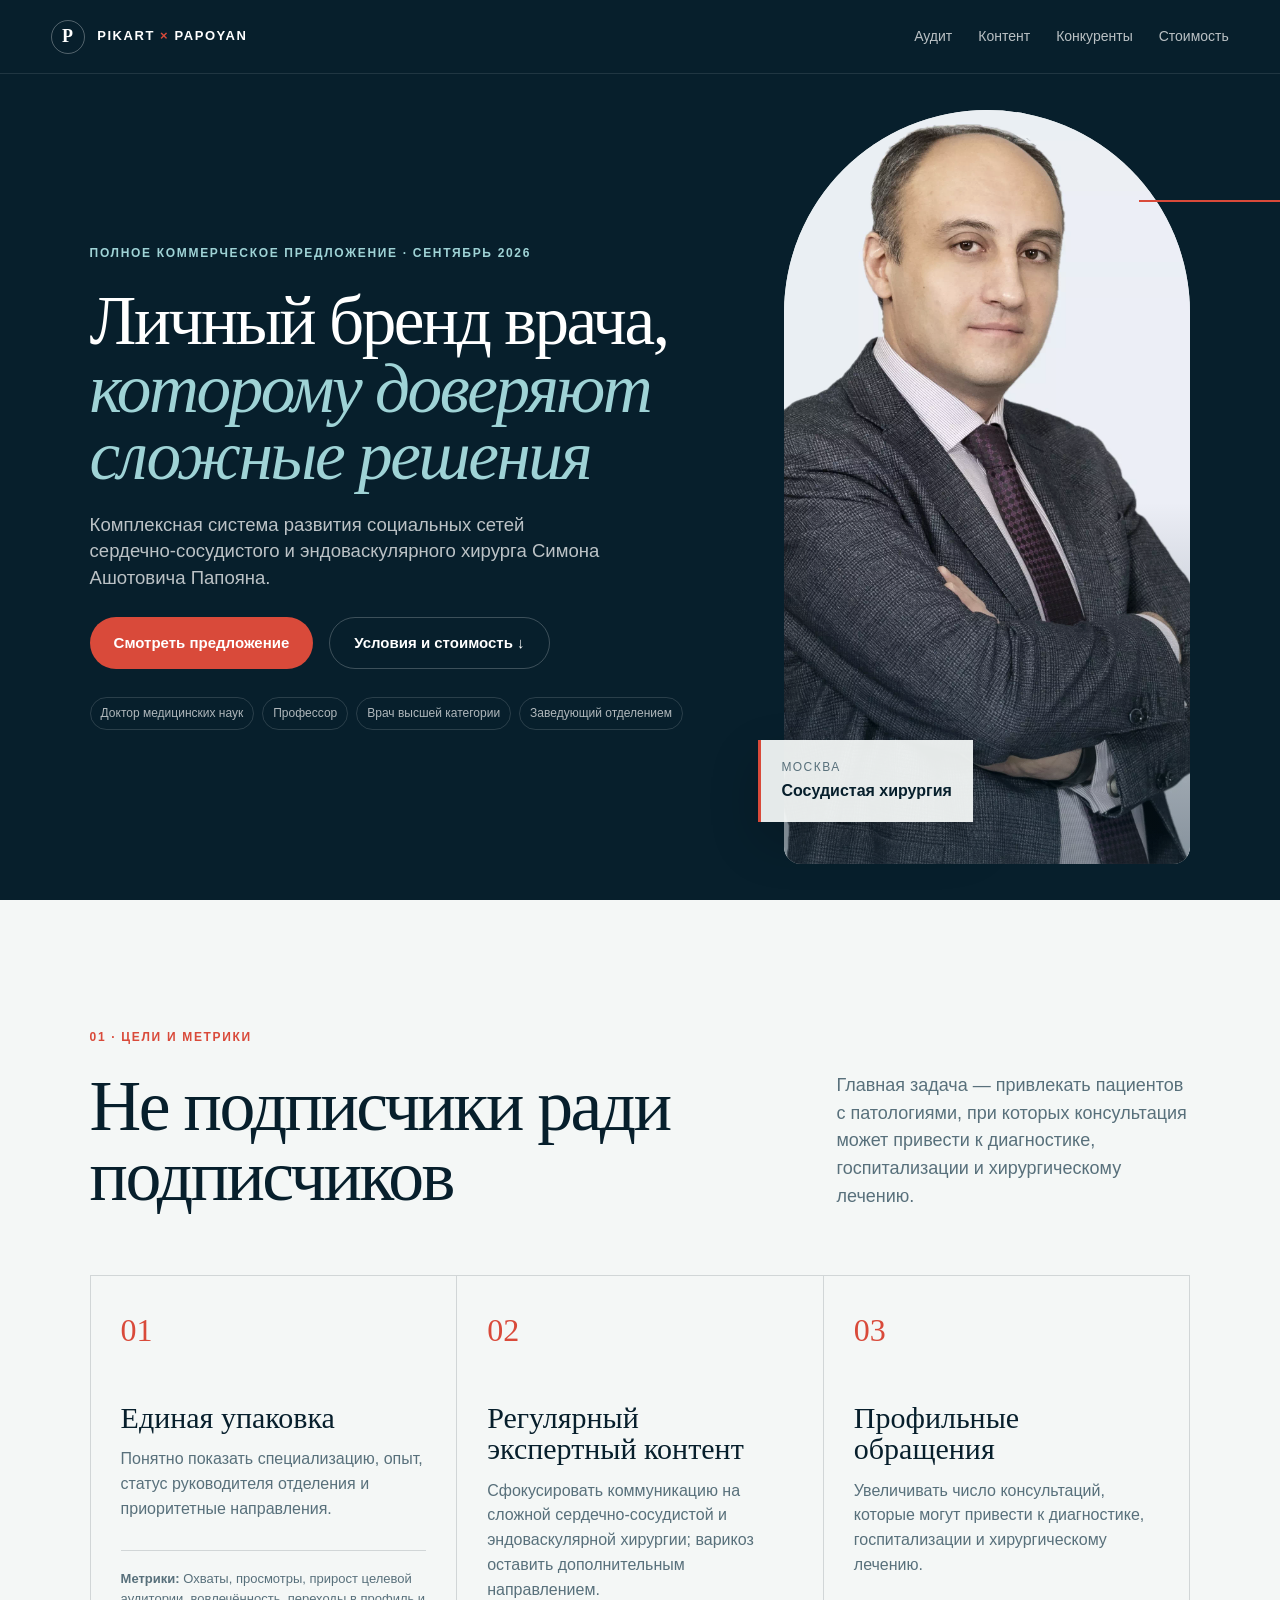
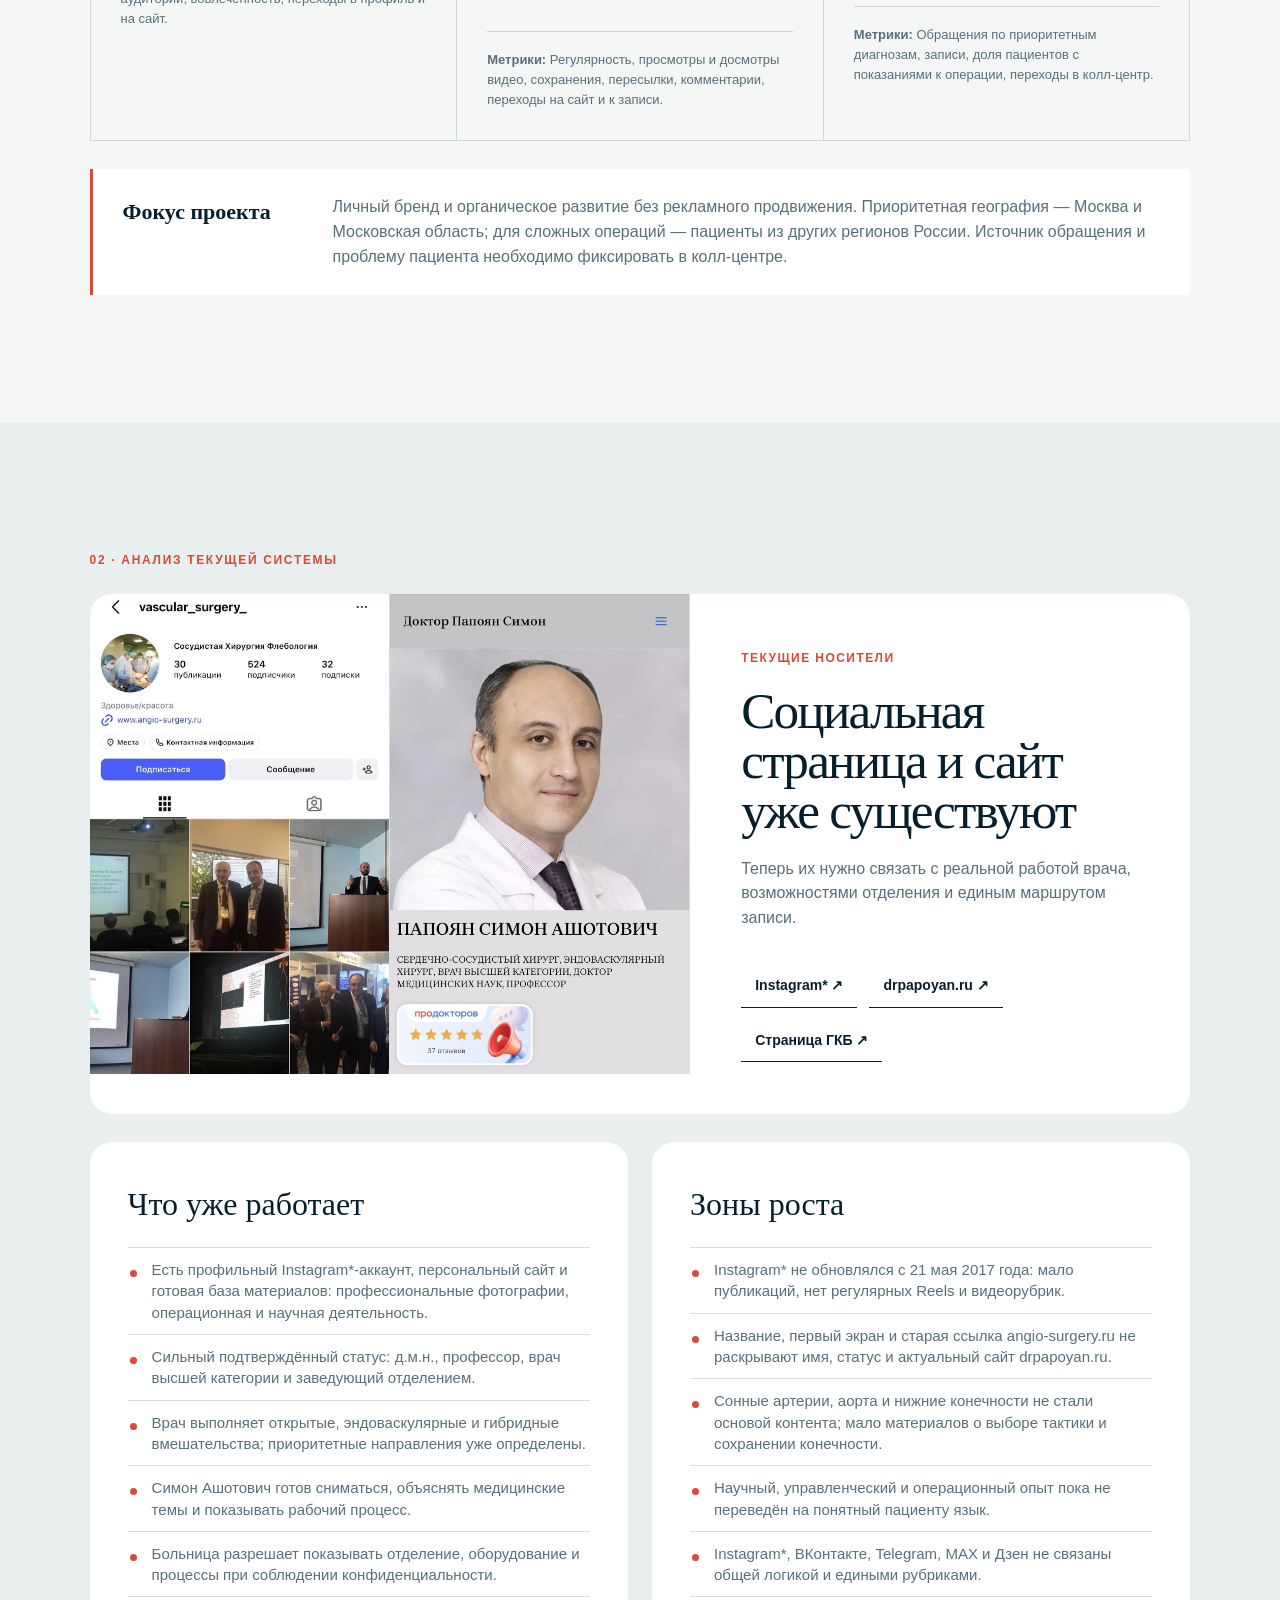
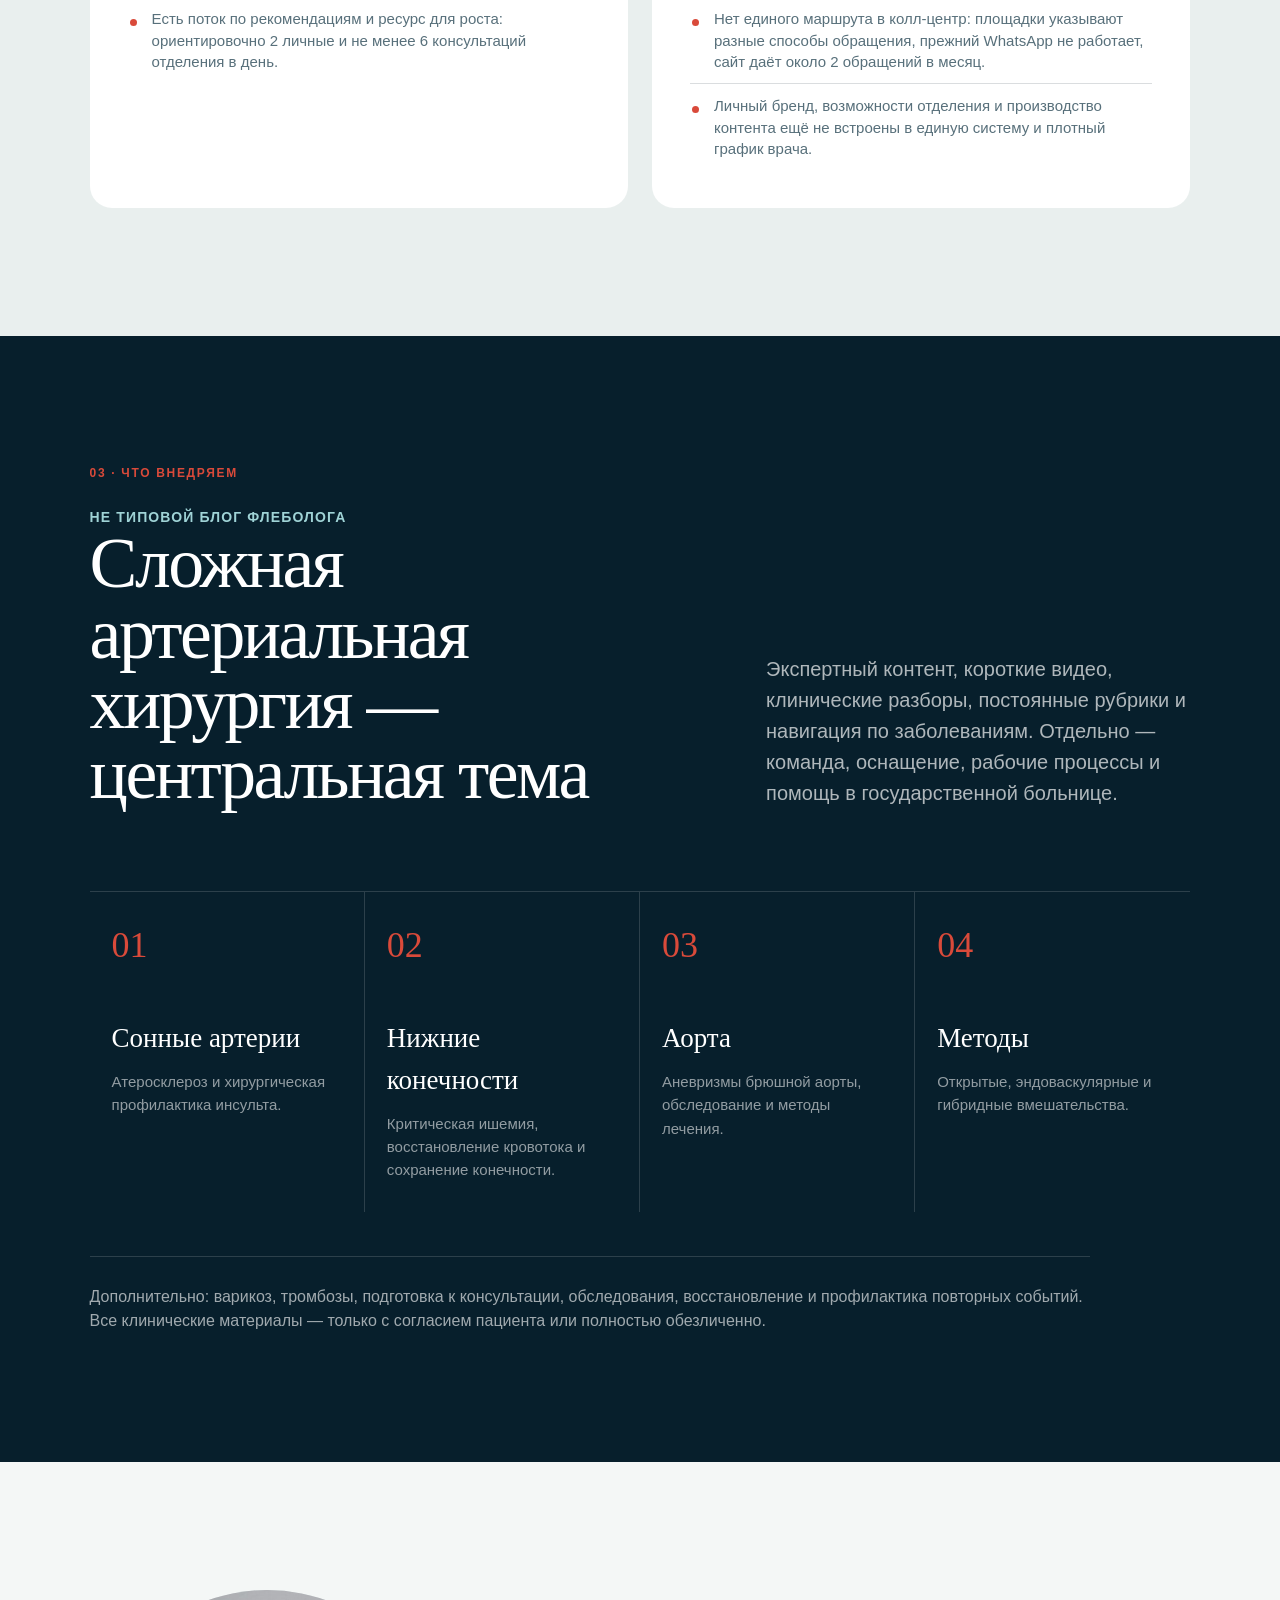
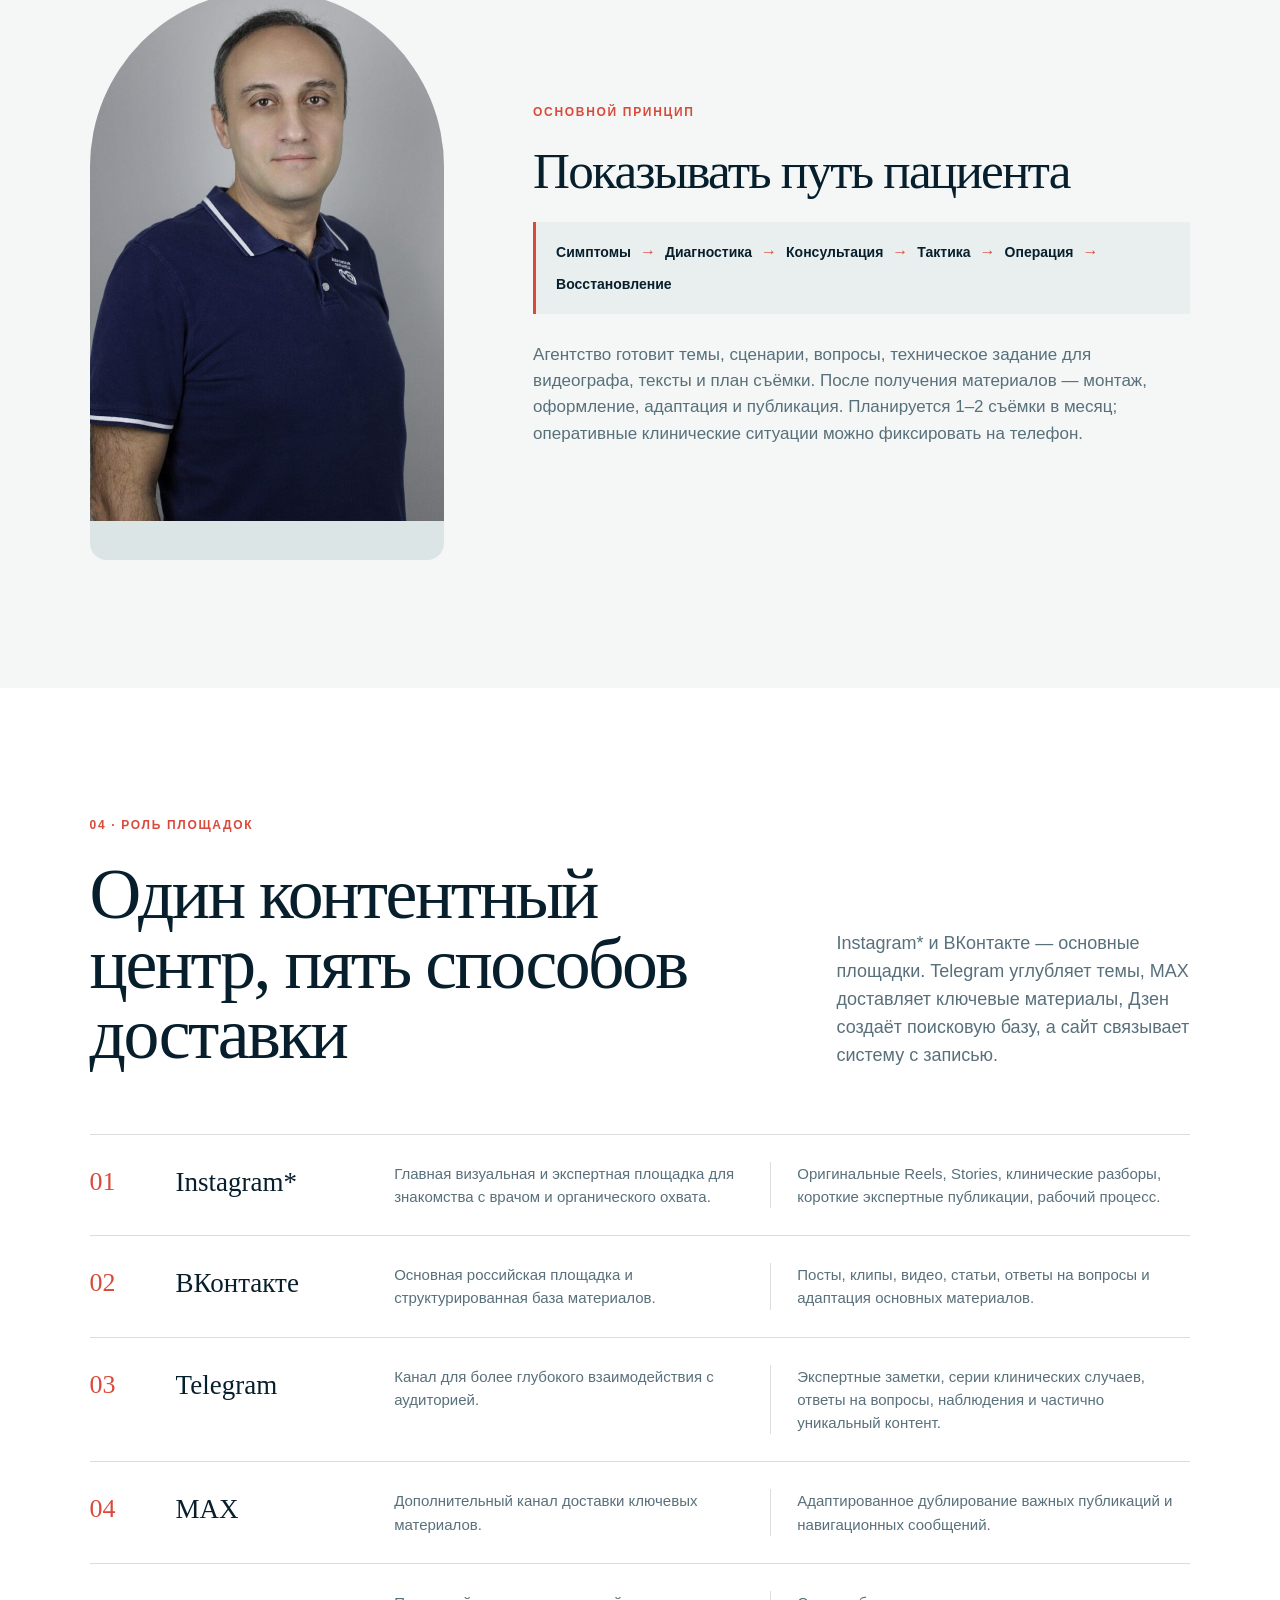
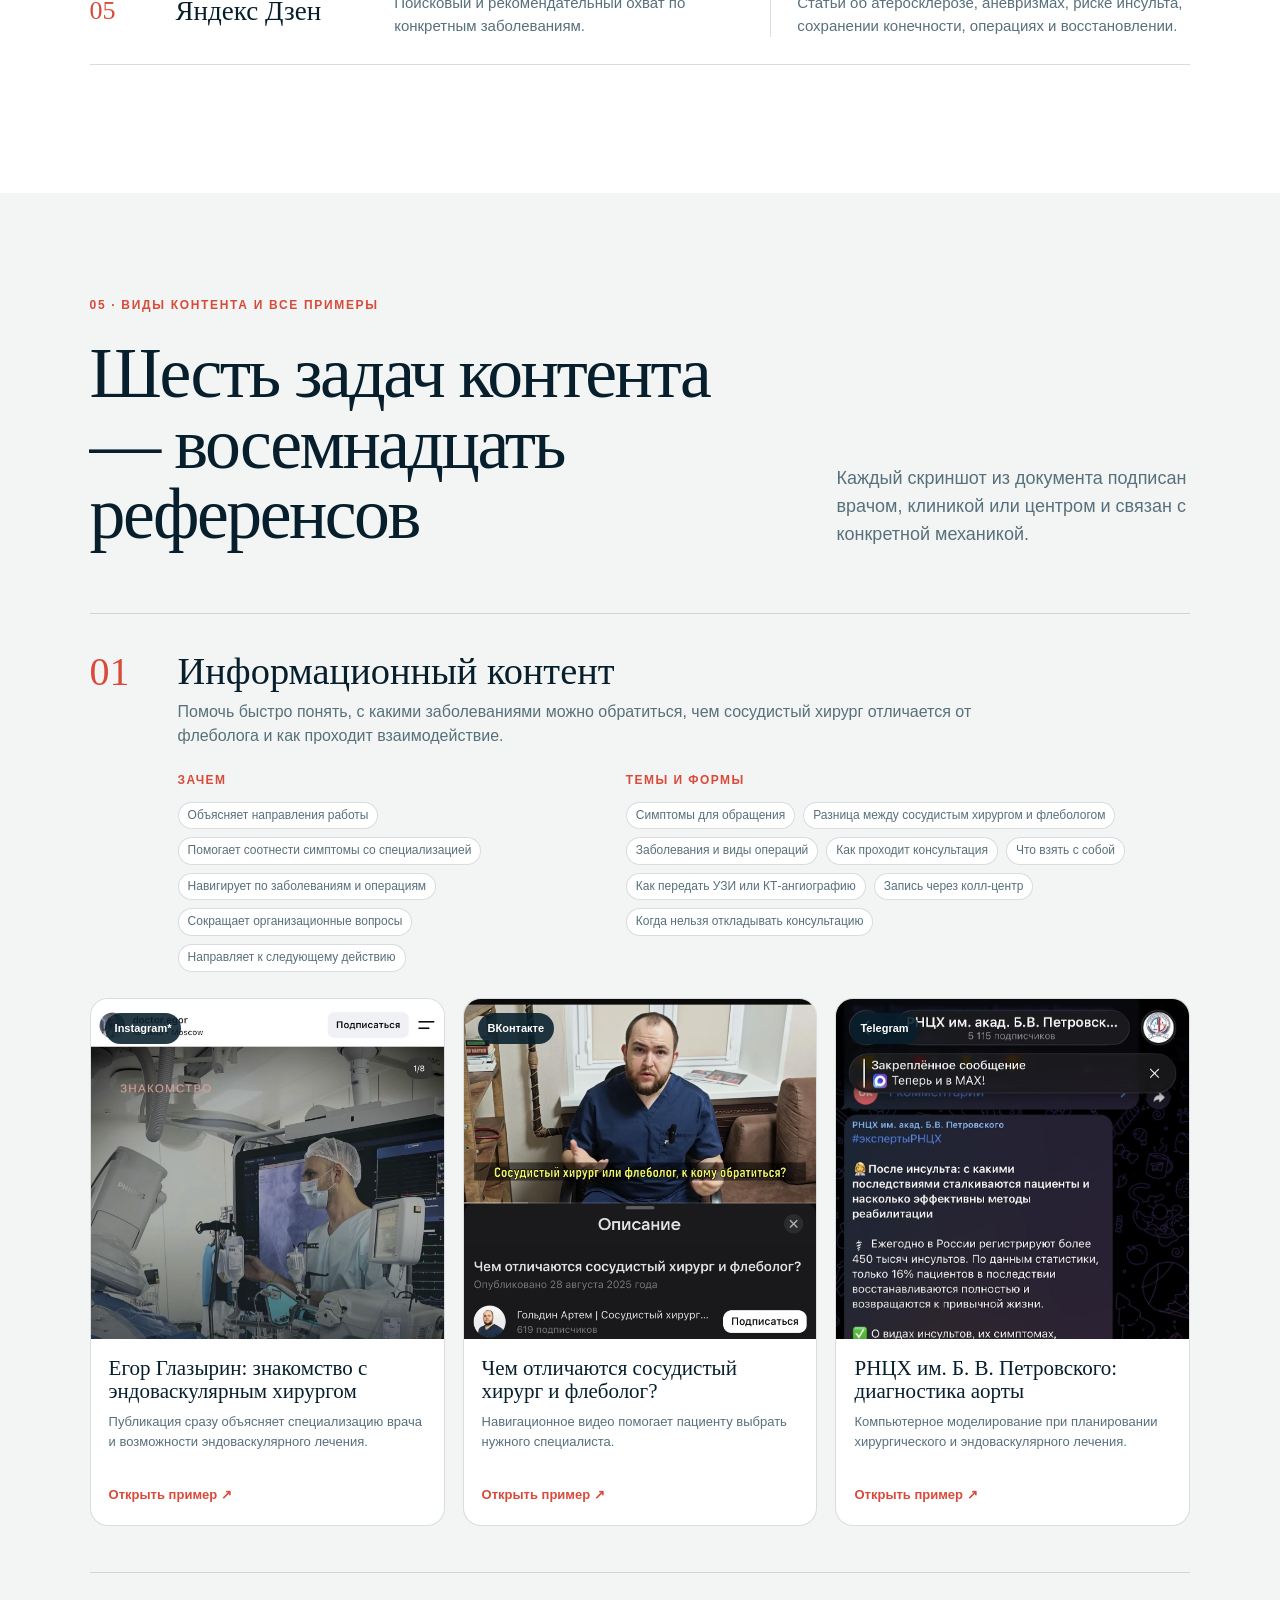
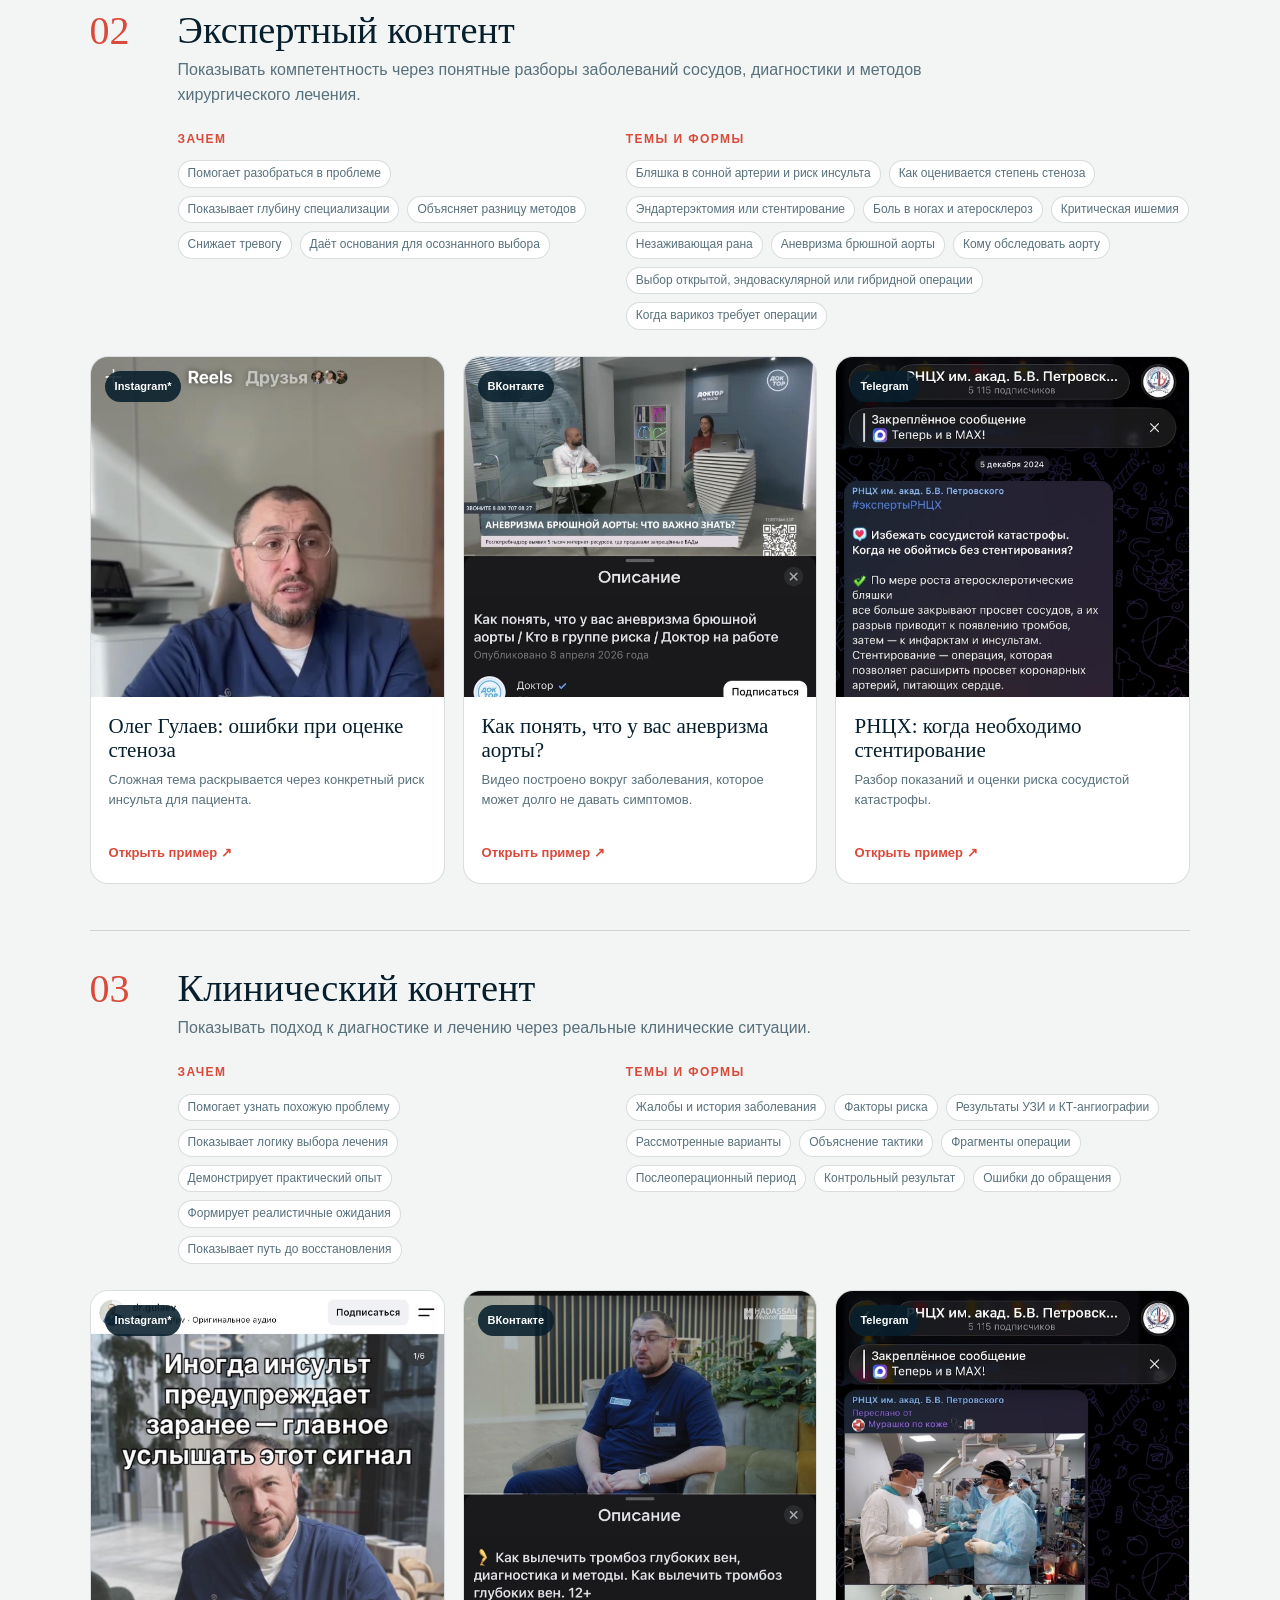
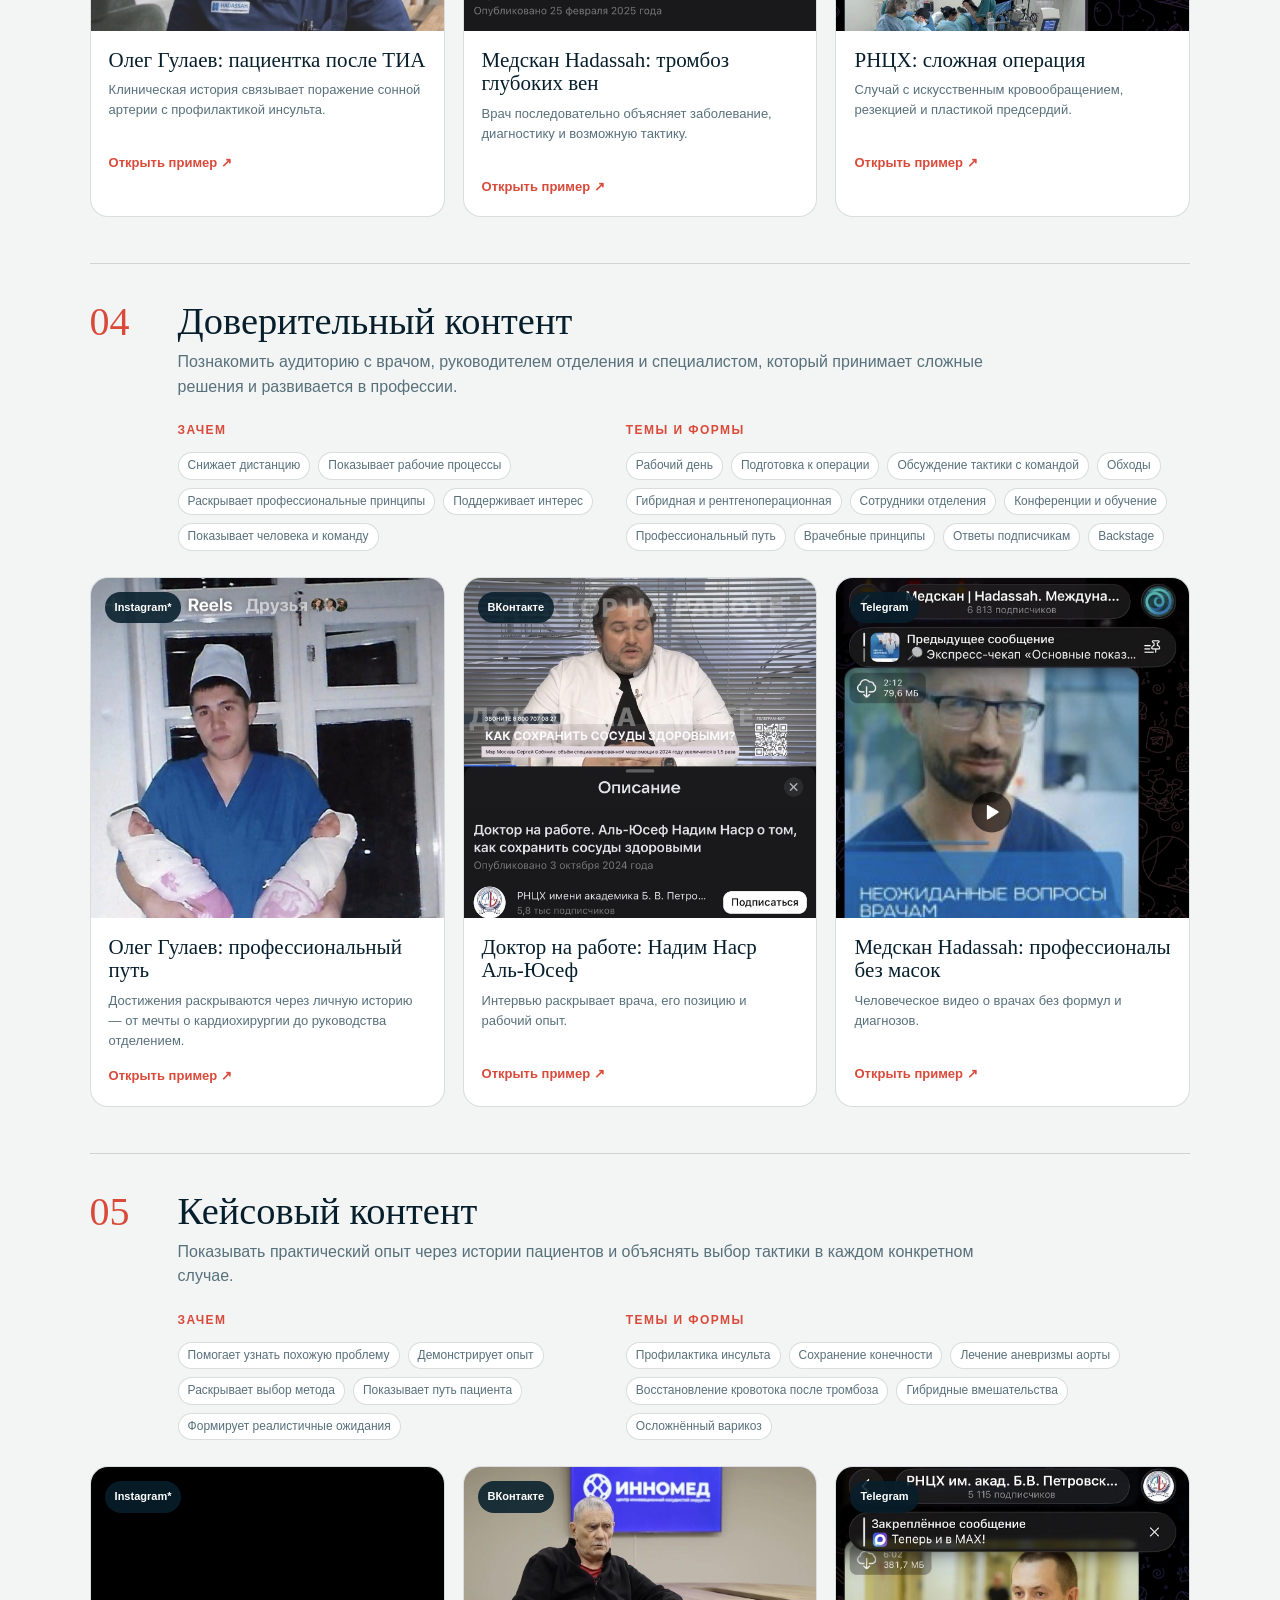
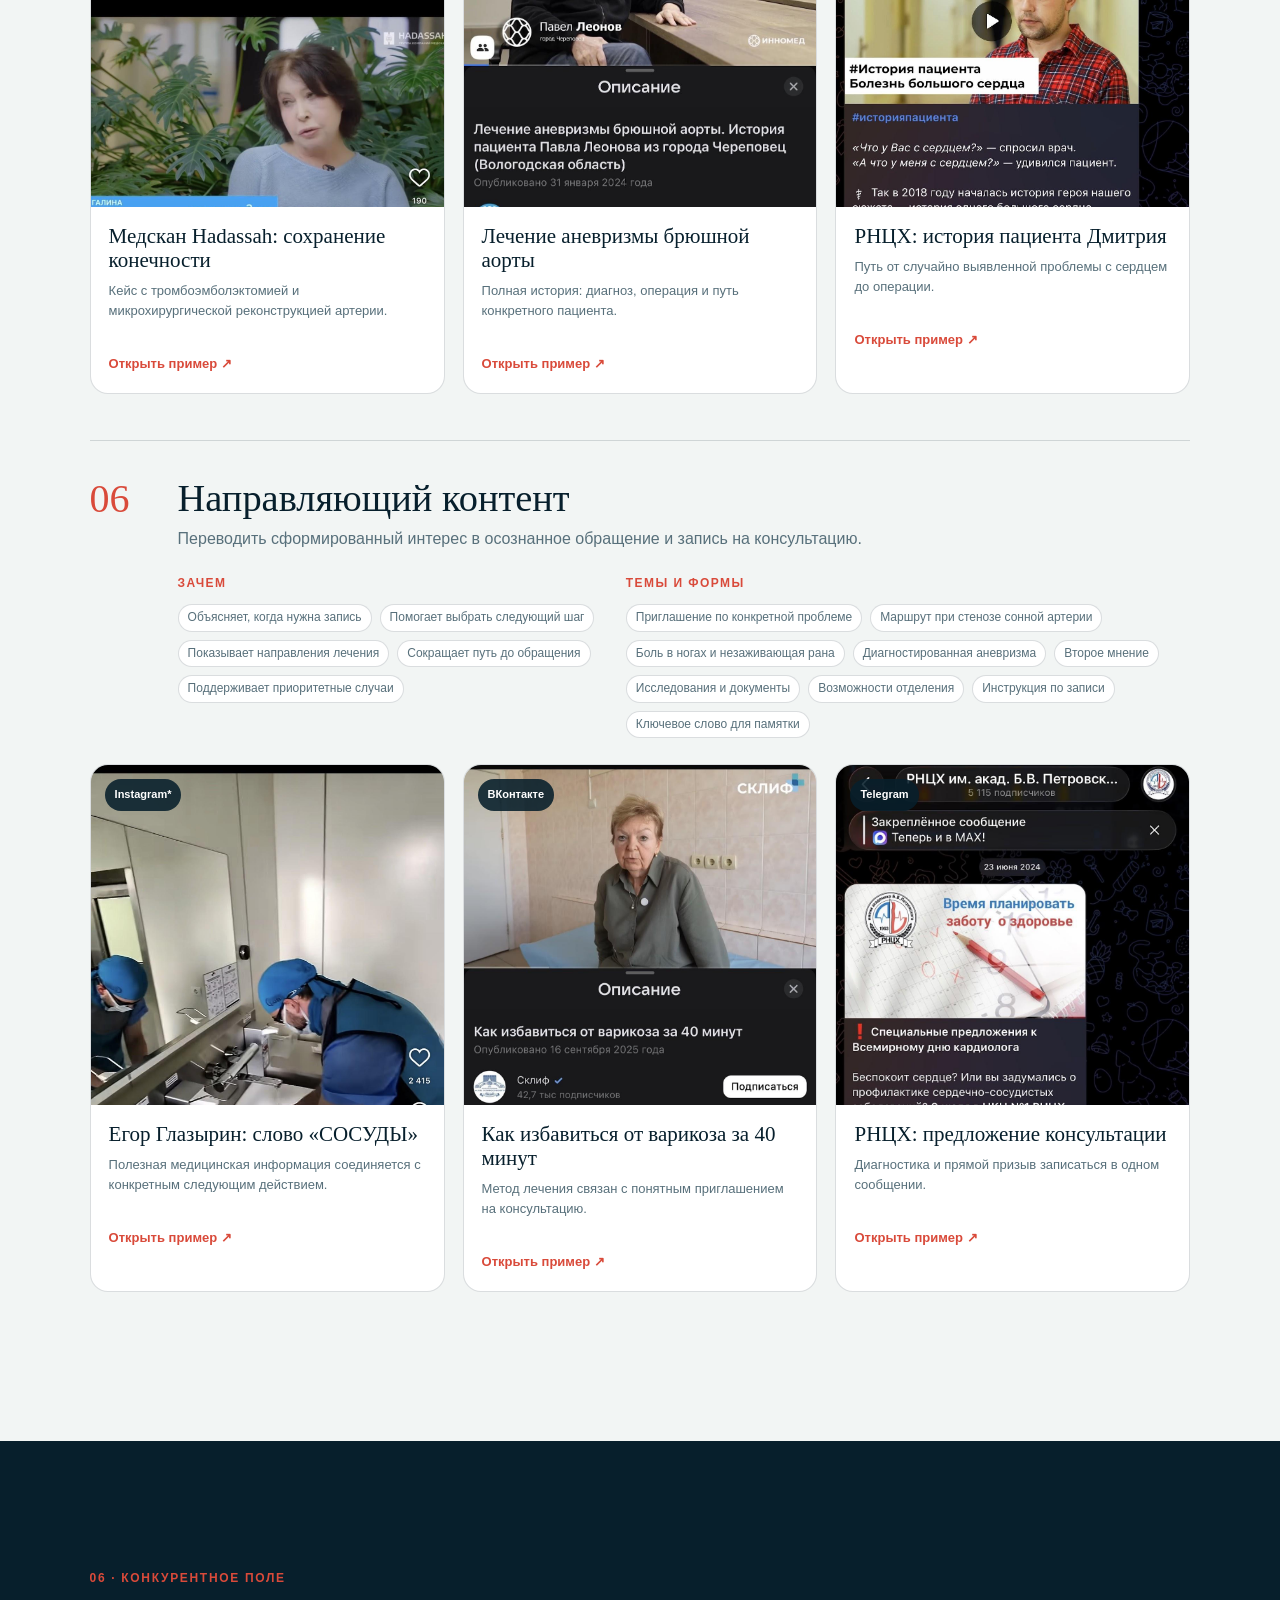
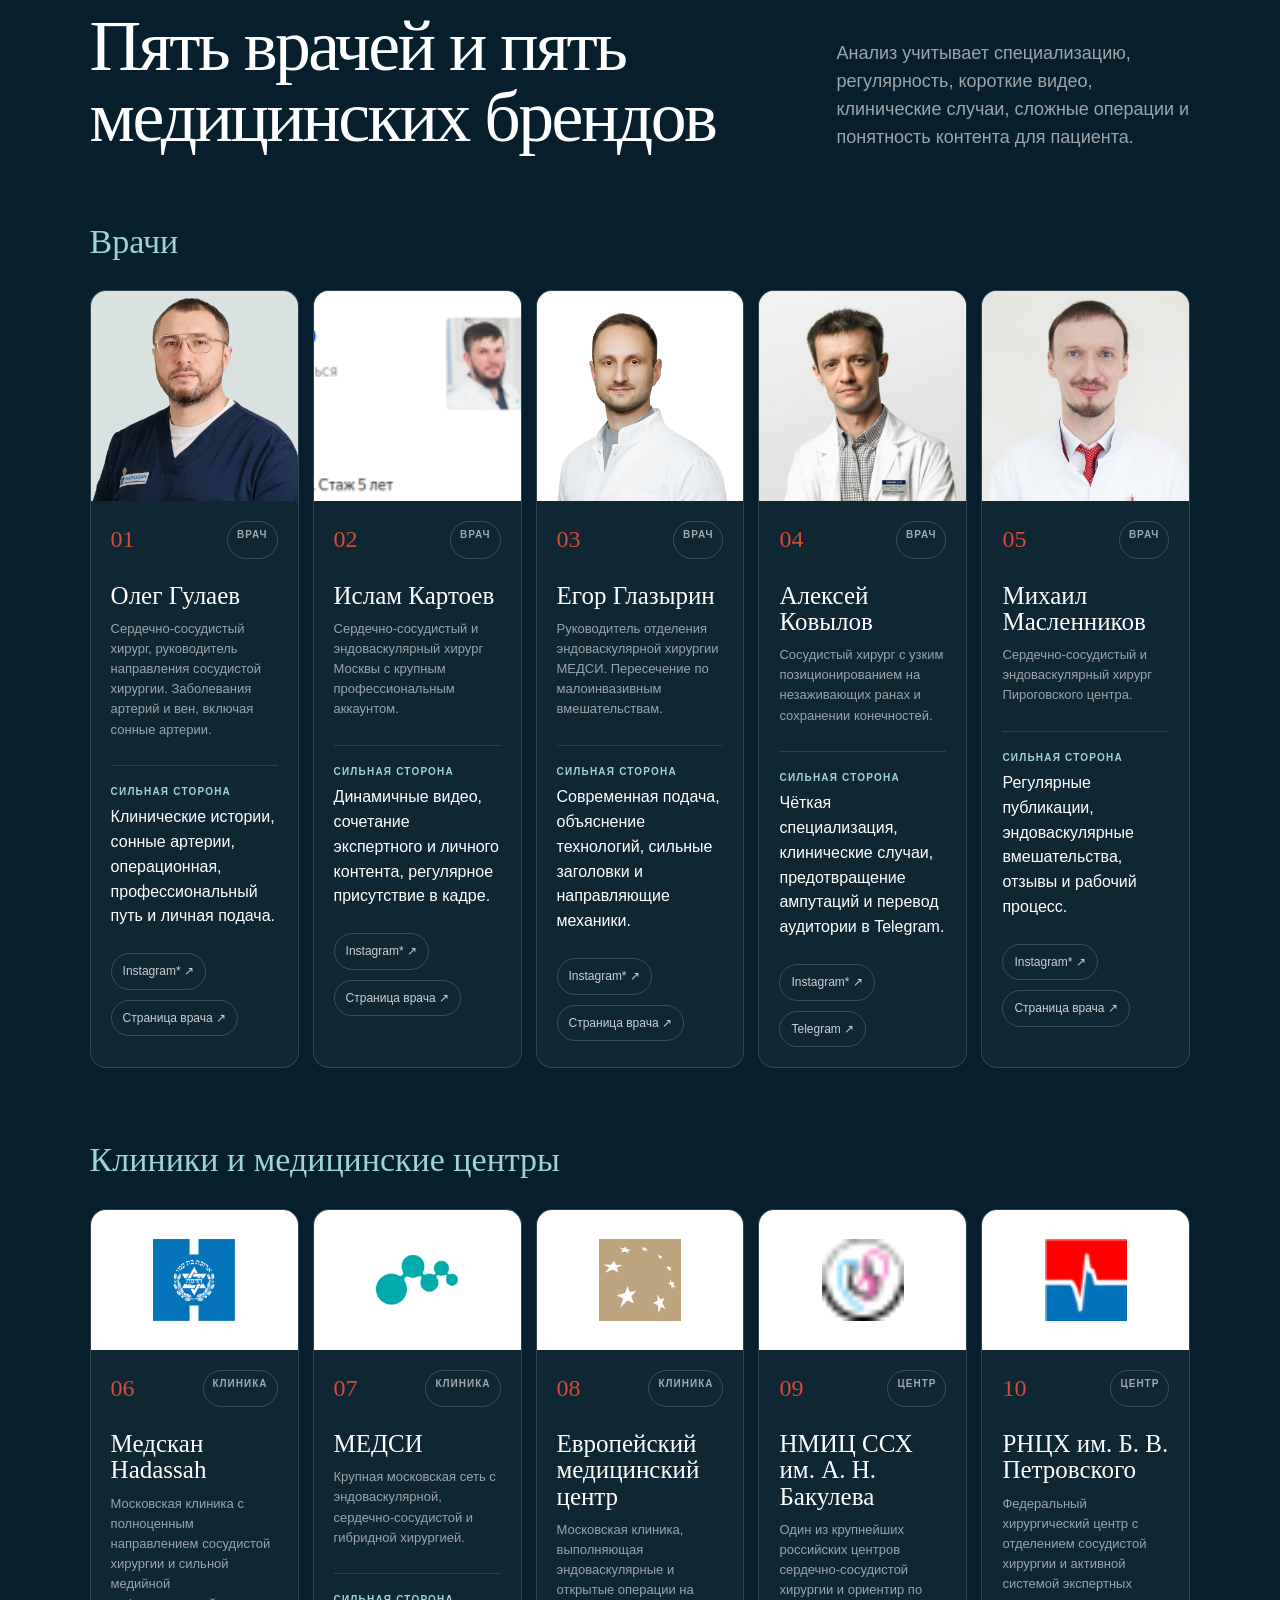
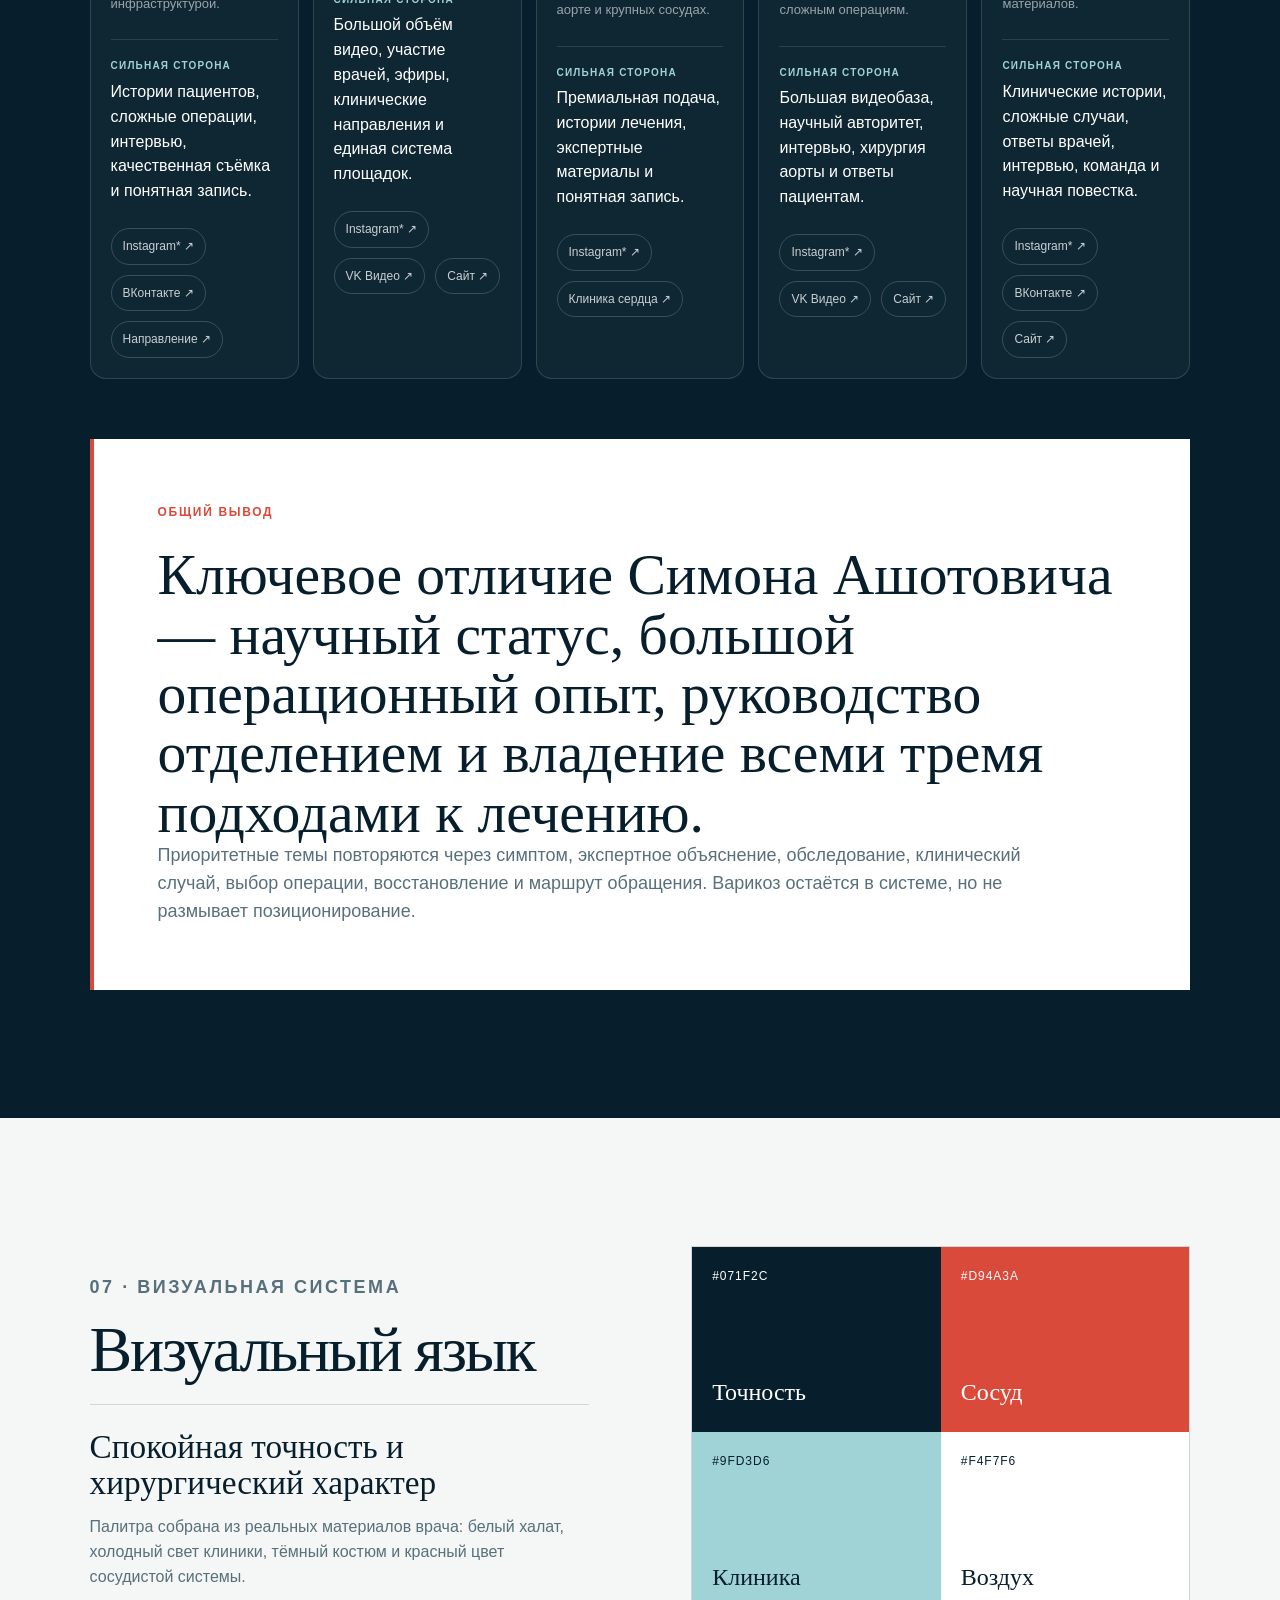
<file: index.html>
<!DOCTYPE html><html lang="ru"><head><meta charSet="utf-8"/><meta name="viewport" content="width=device-width, initial-scale=1"/><link rel="preload" href="/portraits/papoyan-site.webp" as="image"/><link rel="preload" href="/screens/image1.jpg" as="image"/><link rel="preload" href="/screens/image5.jpg" as="image"/><link rel="preload" href="/portraits/papoyan-hospital.jpg" as="image"/><link rel="stylesheet" href="/_next/static/css/index.CBAQHtDL.css" data-rsc-css-href="/_next/static/css/index.CBAQHtDL.css" data-precedence="vite-rsc/importer-resources"/><link rel="modulepreload" fetchPriority="low" href="/_next/static/chunks/index-bkaHVGy6.js"/><script src="/_next/static/chunks/rolldown-runtime-C60lm6uB.js" type="module" async=""></script><script src="/_next/static/chunks/framework-D_rUT4EX.js" type="module" async=""></script><link rel="modulepreload" href="/_next/static/chunks/layout-segment-context-BXC4iGFJ.js" crossorigin=""/><title>Социальные сети Симона Папояна — предложение PikArt</title><meta name="description" content="Коммерческое предложение по развитию личного бренда сердечно-сосудистого хирурга Симона Ашотовича Папояна."/><meta name="robots" content="noindex, nofollow"/><script>Object.assign(((self[Symbol.for("vinext.navigationRuntime")]??={bootstrap:{routeManifest:null},functions:{}}).bootstrap.rsc??={rsc:[]}),{params:{},nav:{"pathname":"/","searchParams":[]}})</script><link rel="modulepreload" href="/_next/static/chunks/index-bkaHVGy6.js" />
</head><body><main><header class="site-header"><a class="brand" href="#top"><span class="brand-mark">P</span><span>PIKART <i>×</i> PAPOYAN</span></a><nav><a href="#audit">Аудит</a><a href="#formats">Контент</a><a href="#competitors">Конкуренты</a><a href="#prices">Стоимость</a></nav></header><section class="hero" id="top"><div class="hero-copy"><p class="eyebrow">Полное коммерческое предложение · сентябрь 2026</p><h1>Личный бренд врача,<span> которому доверяют сложные решения</span></h1><p class="hero-lead">Комплексная система развития социальных сетей сердечно‑сосудистого и эндоваскулярного хирурга Симона Ашотовича Папояна.</p><div class="hero-actions"><a class="button primary" href="#goals">Смотреть предложение</a><a class="button text-button" href="#prices">Условия и стоимость ↓</a></div><div class="hero-facts"><span>Доктор медицинских наук</span><span>Профессор</span><span>Врач высшей категории</span><span>Заведующий отделением</span></div></div><div class="hero-portrait"><div class="portrait-frame"><img src="/portraits/papoyan-site.webp" alt="Симон Ашотович Папоян"/></div><div class="portrait-note"><span>Москва</span><strong>Сосудистая хирургия</strong></div><div class="pulse-line"></div></div></section><section class="section" id="goals"><p class="section-label">01 · Цели и метрики</p><div class="section-title-row"><h2>Не подписчики ради подписчиков</h2><p>Главная задача — привлекать пациентов с патологиями, при которых консультация может привести к диагностике, госпитализации и хирургическому лечению.</p></div><div class="goal-grid"><article><span>0<!-- -->1</span><h3>Единая упаковка</h3><p>Понятно показать специализацию, опыт, статус руководителя отделения и приоритетные направления.</p><small><b>Метрики:</b> <!-- -->Охваты, просмотры, прирост целевой аудитории, вовлечённость, переходы в профиль и на сайт.</small></article><article><span>0<!-- -->2</span><h3>Регулярный экспертный контент</h3><p>Сфокусировать коммуникацию на сложной сердечно‑сосудистой и эндоваскулярной хирургии; варикоз оставить дополнительным направлением.</p><small><b>Метрики:</b> <!-- -->Регулярность, просмотры и досмотры видео, сохранения, пересылки, комментарии, переходы на сайт и к записи.</small></article><article><span>0<!-- -->3</span><h3>Профильные обращения</h3><p>Увеличивать число консультаций, которые могут привести к диагностике, госпитализации и хирургическому лечению.</p><small><b>Метрики:</b> <!-- -->Обращения по приоритетным диагнозам, записи, доля пациентов с показаниями к операции, переходы в колл‑центр.</small></article></div><div class="scope-note"><strong>Фокус проекта</strong><p>Личный бренд и органическое развитие без рекламного продвижения. Приоритетная география — Москва и Московская область; для сложных операций — пациенты из других регионов России. Источник обращения и проблему пациента необходимо фиксировать в колл‑центре.</p></div></section><section class="section audit" id="audit"><p class="section-label">02 · Анализ текущей системы</p><div class="audit-source"><div><img src="/screens/image1.jpg" alt="Текущий Instagram-профиль vascular_surgery_"/></div><div><img src="/screens/image5.jpg" alt="Персональный сайт Симона Папояна"/></div><div class="audit-source-copy"><span>Текущие носители</span><h2>Социальная страница и сайт уже существуют</h2><p>Теперь их нужно связать с реальной работой врача, возможностями отделения и единым маршрутом записи.</p><div class="doctor-links"><a href="https://www.instagram.com/vascular_surgery_/" target="_blank" rel="noreferrer">Instagram* ↗</a><a href="https://drpapoyan.ru/" target="_blank" rel="noreferrer">drpapoyan.ru ↗</a><a href="https://inozemtcev.ru/employees/papojan-simon-ashotovich/" target="_blank" rel="noreferrer">Страница ГКБ ↗</a></div></div></div><div class="audit-columns"><article><h3>Что уже работает</h3><ul><li>Есть профильный Instagram*-аккаунт, персональный сайт и готовая база материалов: профессиональные фотографии, операционная и научная деятельность.</li><li>Сильный подтверждённый статус: д.м.н., профессор, врач высшей категории и заведующий отделением.</li><li>Врач выполняет открытые, эндоваскулярные и гибридные вмешательства; приоритетные направления уже определены.</li><li>Симон Ашотович готов сниматься, объяснять медицинские темы и показывать рабочий процесс.</li><li>Больница разрешает показывать отделение, оборудование и процессы при соблюдении конфиденциальности.</li><li>Есть поток по рекомендациям и ресурс для роста: ориентировочно 2 личные и не менее 6 консультаций отделения в день.</li></ul></article><article><h3>Зоны роста</h3><ul><li>Instagram* не обновлялся с 21 мая 2017 года: мало публикаций, нет регулярных Reels и видеорубрик.</li><li>Название, первый экран и старая ссылка angio-surgery.ru не раскрывают имя, статус и актуальный сайт drpapoyan.ru.</li><li>Сонные артерии, аорта и нижние конечности не стали основой контента; мало материалов о выборе тактики и сохранении конечности.</li><li>Научный, управленческий и операционный опыт пока не переведён на понятный пациенту язык.</li><li>Instagram*, ВКонтакте, Telegram, MAX и Дзен не связаны общей логикой и едиными рубриками.</li><li>Нет единого маршрута в колл‑центр: площадки указывают разные способы обращения, прежний WhatsApp не работает, сайт даёт около 2 обращений в месяц.</li><li>Личный бренд, возможности отделения и производство контента ещё не встроены в единую систему и плотный график врача.</li></ul></article></div></section><section class="section dark-section"><p class="section-label">03 · Что внедряем</p><div class="direction-grid"><div><p class="statement-kicker">Не типовой блог флеболога</p><h2>Сложная артериальная хирургия — центральная тема</h2></div><p class="direction-lead">Экспертный контент, короткие видео, клинические разборы, постоянные рубрики и навигация по заболеваниям. Отдельно — команда, оснащение, рабочие процессы и помощь в государственной больнице.</p></div><div class="focus-list"><article><span>01</span><h3>Сонные артерии</h3><p>Атеросклероз и хирургическая профилактика инсульта.</p></article><article><span>02</span><h3>Нижние конечности</h3><p>Критическая ишемия, восстановление кровотока и сохранение конечности.</p></article><article><span>03</span><h3>Аорта</h3><p>Аневризмы брюшной аорты, обследование и методы лечения.</p></article><article><span>04</span><h3>Методы</h3><p>Открытые, эндоваскулярные и гибридные вмешательства.</p></article></div><p class="privacy-line">Дополнительно: варикоз, тромбозы, подготовка к консультации, обследования, восстановление и профилактика повторных событий. Все клинические материалы — только с согласием пациента или полностью обезличенно.</p></section><section class="section doctor-view"><div class="doctor-photo"><img src="/portraits/papoyan-hospital.jpg" alt="Симон Папоян, страница ГКБ имени Иноземцева"/></div><div class="doctor-copy"><p class="section-label">Основной принцип</p><h2>Показывать путь пациента</h2><div class="patient-journey"><span>Симптомы</span><i>→</i><span>Диагностика</span><i>→</i><span>Консультация</span><i>→</i><span>Тактика</span><i>→</i><span>Операция</span><i>→</i><span>Восстановление</span></div><p>Агентство готовит темы, сценарии, вопросы, техническое задание для видеографа, тексты и план съёмки. После получения материалов — монтаж, оформление, адаптация и публикация. Планируется 1–2 съёмки в месяц; оперативные клинические ситуации можно фиксировать на телефон.</p></div></section><section class="section platform-section"><p class="section-label">04 · Роль площадок</p><div class="section-title-row"><h2>Один контентный центр, пять способов доставки</h2><p>Instagram* и ВКонтакте — основные площадки. Telegram углубляет темы, MAX доставляет ключевые материалы, Дзен создаёт поисковую базу, а сайт связывает систему с записью.</p></div><div class="platform-table"><article><span>0<!-- -->1</span><h3>Instagram*</h3><p>Главная визуальная и экспертная площадка для знакомства с врачом и органического охвата.</p><small>Оригинальные Reels, Stories, клинические разборы, короткие экспертные публикации, рабочий процесс.</small></article><article><span>0<!-- -->2</span><h3>ВКонтакте</h3><p>Основная российская площадка и структурированная база материалов.</p><small>Посты, клипы, видео, статьи, ответы на вопросы и адаптация основных материалов.</small></article><article><span>0<!-- -->3</span><h3>Telegram</h3><p>Канал для более глубокого взаимодействия с аудиторией.</p><small>Экспертные заметки, серии клинических случаев, ответы на вопросы, наблюдения и частично уникальный контент.</small></article><article><span>0<!-- -->4</span><h3>MAX</h3><p>Дополнительный канал доставки ключевых материалов.</p><small>Адаптированное дублирование важных публикаций и навигационных сообщений.</small></article><article><span>0<!-- -->5</span><h3>Яндекс Дзен</h3><p>Поисковый и рекомендательный охват по конкретным заболеваниям.</p><small>Статьи об атеросклерозе, аневризмах, риске инсульта, сохранении конечности, операциях и восстановлении.</small></article></div></section><section class="section formats-section" id="formats"><p class="section-label">05 · Виды контента и все примеры</p><div class="section-title-row"><h2>Шесть задач контента — восемнадцать референсов</h2><p>Каждый скриншот из документа подписан врачом, клиникой или центром и связан с конкретной механикой.</p></div><article class="format-block"><div class="format-head"><span>01</span><div><h3>Информационный контент</h3><p>Помочь быстро понять, с какими заболеваниями можно обратиться, чем сосудистый хирург отличается от флеболога и как проходит взаимодействие.</p></div></div><div class="format-details"><div><b>Зачем</b><ul><li>Объясняет направления работы</li><li>Помогает соотнести симптомы со специализацией</li><li>Навигирует по заболеваниям и операциям</li><li>Сокращает организационные вопросы</li><li>Направляет к следующему действию</li></ul></div><div><b>Темы и формы</b><ul><li>Симптомы для обращения</li><li>Разница между сосудистым хирургом и флебологом</li><li>Заболевания и виды операций</li><li>Как проходит консультация</li><li>Что взять с собой</li><li>Как передать УЗИ или КТ-ангиографию</li><li>Запись через колл-центр</li><li>Когда нельзя откладывать консультацию</li></ul></div></div><div class="example-grid"><a class="example-card" href="https://www.instagram.com/doctor.egor/p/DbDdvtJEZAX/" target="_blank" rel="noreferrer"><div class="example-image"><img src="/screens/image15.jpg" alt="Instagram*: Егор Глазырин: знакомство с эндоваскулярным хирургом" loading="lazy"/><span>Instagram*</span></div><div><h4>Егор Глазырин: знакомство с эндоваскулярным хирургом</h4><p>Публикация сразу объясняет специализацию врача и возможности эндоваскулярного лечения.</p><b>Открыть пример ↗</b></div></a><a class="example-card" href="https://vkvideo.ru/video-106330053_456239232" target="_blank" rel="noreferrer"><div class="example-image"><img src="/screens/image16.jpg" alt="ВКонтакте: Чем отличаются сосудистый хирург и флеболог?" loading="lazy"/><span>ВКонтакте</span></div><div><h4>Чем отличаются сосудистый хирург и флеболог?</h4><p>Навигационное видео помогает пациенту выбрать нужного специалиста.</p><b>Открыть пример ↗</b></div></a><a class="example-card" href="https://t.me/rnch_petrovskogo/889" target="_blank" rel="noreferrer"><div class="example-image"><img src="/screens/image14.jpg" alt="Telegram: РНЦХ им. Б. В. Петровского: диагностика аорты" loading="lazy"/><span>Telegram</span></div><div><h4>РНЦХ им. Б. В. Петровского: диагностика аорты</h4><p>Компьютерное моделирование при планировании хирургического и эндоваскулярного лечения.</p><b>Открыть пример ↗</b></div></a></div></article><article class="format-block"><div class="format-head"><span>02</span><div><h3>Экспертный контент</h3><p>Показывать компетентность через понятные разборы заболеваний сосудов, диагностики и методов хирургического лечения.</p></div></div><div class="format-details"><div><b>Зачем</b><ul><li>Помогает разобраться в проблеме</li><li>Показывает глубину специализации</li><li>Объясняет разницу методов</li><li>Снижает тревогу</li><li>Даёт основания для осознанного выбора</li></ul></div><div><b>Темы и формы</b><ul><li>Бляшка в сонной артерии и риск инсульта</li><li>Как оценивается степень стеноза</li><li>Эндартерэктомия или стентирование</li><li>Боль в ногах и атеросклероз</li><li>Критическая ишемия</li><li>Незаживающая рана</li><li>Аневризма брюшной аорты</li><li>Кому обследовать аорту</li><li>Выбор открытой, эндоваскулярной или гибридной операции</li><li>Когда варикоз требует операции</li></ul></div></div><div class="example-grid"><a class="example-card" href="https://www.instagram.com/reel/DXZfwdHEgPf/" target="_blank" rel="noreferrer"><div class="example-image"><img src="/screens/image17.jpg" alt="Instagram*: Олег Гулаев: ошибки при оценке стеноза" loading="lazy"/><span>Instagram*</span></div><div><h4>Олег Гулаев: ошибки при оценке стеноза</h4><p>Сложная тема раскрывается через конкретный риск инсульта для пациента.</p><b>Открыть пример ↗</b></div></a><a class="example-card" href="https://vkvideo.ru/video-149106921_456244511" target="_blank" rel="noreferrer"><div class="example-image"><img src="/screens/image10.jpg" alt="ВКонтакте: Как понять, что у вас аневризма аорты?" loading="lazy"/><span>ВКонтакте</span></div><div><h4>Как понять, что у вас аневризма аорты?</h4><p>Видео построено вокруг заболевания, которое может долго не давать симптомов.</p><b>Открыть пример ↗</b></div></a><a class="example-card" href="https://t.me/rnch_petrovskogo/1404" target="_blank" rel="noreferrer"><div class="example-image"><img src="/screens/image3.jpg" alt="Telegram: РНЦХ: когда необходимо стентирование" loading="lazy"/><span>Telegram</span></div><div><h4>РНЦХ: когда необходимо стентирование</h4><p>Разбор показаний и оценки риска сосудистой катастрофы.</p><b>Открыть пример ↗</b></div></a></div></article><article class="format-block"><div class="format-head"><span>03</span><div><h3>Клинический контент</h3><p>Показывать подход к диагностике и лечению через реальные клинические ситуации.</p></div></div><div class="format-details"><div><b>Зачем</b><ul><li>Помогает узнать похожую проблему</li><li>Показывает логику выбора лечения</li><li>Демонстрирует практический опыт</li><li>Формирует реалистичные ожидания</li><li>Показывает путь до восстановления</li></ul></div><div><b>Темы и формы</b><ul><li>Жалобы и история заболевания</li><li>Факторы риска</li><li>Результаты УЗИ и КТ-ангиографии</li><li>Рассмотренные варианты</li><li>Объяснение тактики</li><li>Фрагменты операции</li><li>Послеоперационный период</li><li>Контрольный результат</li><li>Ошибки до обращения</li></ul></div></div><div class="example-grid"><a class="example-card" href="https://www.instagram.com/p/DZsSueZAgl5/" target="_blank" rel="noreferrer"><div class="example-image"><img src="/screens/image12.jpg" alt="Instagram*: Олег Гулаев: пациентка после ТИА" loading="lazy"/><span>Instagram*</span></div><div><h4>Олег Гулаев: пациентка после ТИА</h4><p>Клиническая история связывает поражение сонной артерии с профилактикой инсульта.</p><b>Открыть пример ↗</b></div></a><a class="example-card" href="https://vkvideo.ru/video-211508665_456239652" target="_blank" rel="noreferrer"><div class="example-image"><img src="/screens/image11.jpg" alt="ВКонтакте: Медскан Hadassah: тромбоз глубоких вен" loading="lazy"/><span>ВКонтакте</span></div><div><h4>Медскан Hadassah: тромбоз глубоких вен</h4><p>Врач последовательно объясняет заболевание, диагностику и возможную тактику.</p><b>Открыть пример ↗</b></div></a><a class="example-card" href="https://t.me/rnch_petrovskogo/1400" target="_blank" rel="noreferrer"><div class="example-image"><img src="/screens/image7.jpg" alt="Telegram: РНЦХ: сложная операция" loading="lazy"/><span>Telegram</span></div><div><h4>РНЦХ: сложная операция</h4><p>Случай с искусственным кровообращением, резекцией и пластикой предсердий.</p><b>Открыть пример ↗</b></div></a></div></article><article class="format-block"><div class="format-head"><span>04</span><div><h3>Доверительный контент</h3><p>Познакомить аудиторию с врачом, руководителем отделения и специалистом, который принимает сложные решения и развивается в профессии.</p></div></div><div class="format-details"><div><b>Зачем</b><ul><li>Снижает дистанцию</li><li>Показывает рабочие процессы</li><li>Раскрывает профессиональные принципы</li><li>Поддерживает интерес</li><li>Показывает человека и команду</li></ul></div><div><b>Темы и формы</b><ul><li>Рабочий день</li><li>Подготовка к операции</li><li>Обсуждение тактики с командой</li><li>Обходы</li><li>Гибридная и рентгеноперационная</li><li>Сотрудники отделения</li><li>Конференции и обучение</li><li>Профессиональный путь</li><li>Врачебные принципы</li><li>Ответы подписчикам</li><li>Backstage</li></ul></div></div><div class="example-grid"><a class="example-card" href="https://www.instagram.com/reel/Da8TjrfiKCo/" target="_blank" rel="noreferrer"><div class="example-image"><img src="/screens/image2.jpg" alt="Instagram*: Олег Гулаев: профессиональный путь" loading="lazy"/><span>Instagram*</span></div><div><h4>Олег Гулаев: профессиональный путь</h4><p>Достижения раскрываются через личную историю — от мечты о кардиохирургии до руководства отделением.</p><b>Открыть пример ↗</b></div></a><a class="example-card" href="https://vkvideo.ru/video-218308263_456239456" target="_blank" rel="noreferrer"><div class="example-image"><img src="/screens/image19.jpg" alt="ВКонтакте: Доктор на работе: Надим Наср Аль-Юсеф" loading="lazy"/><span>ВКонтакте</span></div><div><h4>Доктор на работе: Надим Наср Аль-Юсеф</h4><p>Интервью раскрывает врача, его позицию и рабочий опыт.</p><b>Открыть пример ↗</b></div></a><a class="example-card" href="https://t.me/Hadassah_Medical_Moscow/2000" target="_blank" rel="noreferrer"><div class="example-image"><img src="/screens/image20.jpg" alt="Telegram: Медскан Hadassah: профессионалы без масок" loading="lazy"/><span>Telegram</span></div><div><h4>Медскан Hadassah: профессионалы без масок</h4><p>Человеческое видео о врачах без формул и диагнозов.</p><b>Открыть пример ↗</b></div></a></div></article><article class="format-block"><div class="format-head"><span>05</span><div><h3>Кейсовый контент</h3><p>Показывать практический опыт через истории пациентов и объяснять выбор тактики в каждом конкретном случае.</p></div></div><div class="format-details"><div><b>Зачем</b><ul><li>Помогает узнать похожую проблему</li><li>Демонстрирует опыт</li><li>Раскрывает выбор метода</li><li>Показывает путь пациента</li><li>Формирует реалистичные ожидания</li></ul></div><div><b>Темы и формы</b><ul><li>Профилактика инсульта</li><li>Сохранение конечности</li><li>Лечение аневризмы аорты</li><li>Восстановление кровотока после тромбоза</li><li>Гибридные вмешательства</li><li>Осложнённый варикоз</li></ul></div></div><div class="example-grid"><a class="example-card" href="https://www.instagram.com/reel/DB_2YPCtT8v/" target="_blank" rel="noreferrer"><div class="example-image"><img src="/screens/image9.jpg" alt="Instagram*: Медскан Hadassah: сохранение конечности" loading="lazy"/><span>Instagram*</span></div><div><h4>Медскан Hadassah: сохранение конечности</h4><p>Кейс с тромбоэмболэктомией и микрохирургической реконструкцией артерии.</p><b>Открыть пример ↗</b></div></a><a class="example-card" href="https://vkvideo.ru/video-213599802_456239051" target="_blank" rel="noreferrer"><div class="example-image"><img src="/screens/image8.jpg" alt="ВКонтакте: Лечение аневризмы брюшной аорты" loading="lazy"/><span>ВКонтакте</span></div><div><h4>Лечение аневризмы брюшной аорты</h4><p>Полная история: диагноз, операция и путь конкретного пациента.</p><b>Открыть пример ↗</b></div></a><a class="example-card" href="https://t.me/rnch_petrovskogo/304" target="_blank" rel="noreferrer"><div class="example-image"><img src="/screens/image18.jpg" alt="Telegram: РНЦХ: история пациента Дмитрия" loading="lazy"/><span>Telegram</span></div><div><h4>РНЦХ: история пациента Дмитрия</h4><p>Путь от случайно выявленной проблемы с сердцем до операции.</p><b>Открыть пример ↗</b></div></a></div></article><article class="format-block"><div class="format-head"><span>06</span><div><h3>Направляющий контент</h3><p>Переводить сформированный интерес в осознанное обращение и запись на консультацию.</p></div></div><div class="format-details"><div><b>Зачем</b><ul><li>Объясняет, когда нужна запись</li><li>Помогает выбрать следующий шаг</li><li>Показывает направления лечения</li><li>Сокращает путь до обращения</li><li>Поддерживает приоритетные случаи</li></ul></div><div><b>Темы и формы</b><ul><li>Приглашение по конкретной проблеме</li><li>Маршрут при стенозе сонной артерии</li><li>Боль в ногах и незаживающая рана</li><li>Диагностированная аневризма</li><li>Второе мнение</li><li>Исследования и документы</li><li>Возможности отделения</li><li>Инструкция по записи</li><li>Ключевое слово для памятки</li></ul></div></div><div class="example-grid"><a class="example-card" href="https://www.instagram.com/reel/DZutDnwNUqu/" target="_blank" rel="noreferrer"><div class="example-image"><img src="/screens/image13.jpg" alt="Instagram*: Егор Глазырин: слово «СОСУДЫ»" loading="lazy"/><span>Instagram*</span></div><div><h4>Егор Глазырин: слово «СОСУДЫ»</h4><p>Полезная медицинская информация соединяется с конкретным следующим действием.</p><b>Открыть пример ↗</b></div></a><a class="example-card" href="https://vkvideo.ru/video-185966331_456240348" target="_blank" rel="noreferrer"><div class="example-image"><img src="/screens/image4.jpg" alt="ВКонтакте: Как избавиться от варикоза за 40 минут" loading="lazy"/><span>ВКонтакте</span></div><div><h4>Как избавиться от варикоза за 40 минут</h4><p>Метод лечения связан с понятным приглашением на консультацию.</p><b>Открыть пример ↗</b></div></a><a class="example-card" href="https://t.me/rnch_petrovskogo/988" target="_blank" rel="noreferrer"><div class="example-image"><img src="/screens/image6.jpg" alt="Telegram: РНЦХ: предложение консультации" loading="lazy"/><span>Telegram</span></div><div><h4>РНЦХ: предложение консультации</h4><p>Диагностика и прямой призыв записаться в одном сообщении.</p><b>Открыть пример ↗</b></div></a></div></article></section><section class="section competitors-section" id="competitors"><p class="section-label">06 · Конкурентное поле</p><div class="section-title-row"><h2>Пять врачей и пять медицинских брендов</h2><p>Анализ учитывает специализацию, регулярность, короткие видео, клинические случаи, сложные операции и понятность контента для пациента.</p></div><div class="competitor-group"><h3>Врачи</h3><div class="competitor-grid doctors-grid"><article class="competitor-card doctor-competitor"><div class="competitor-visual"><img src="/competitors/gulaev.png" alt="Олег Гулаев" loading="lazy"/></div><div class="competitor-body"><div class="competitor-top"><span>01</span><b>Врач</b></div><h3>Олег Гулаев</h3><p>Сердечно‑сосудистый хирург, руководитель направления сосудистой хирургии. Заболевания артерий и вен, включая сонные артерии.</p><div class="competitor-strength"><small>Сильная сторона</small>Клинические истории, сонные артерии, операционная, профессиональный путь и личная подача.</div><div class="competitor-links"><a href="https://www.instagram.com/dr.gulaev/" target="_blank" rel="noreferrer">Instagram*<!-- --> ↗</a><a href="https://hadassah.moscow/doctors/gulaev-oleg-georgievich/" target="_blank" rel="noreferrer">Страница врача<!-- --> ↗</a></div></div></article><article class="competitor-card doctor-competitor"><div class="competitor-visual"><img src="/competitors/kartoev.jpg" alt="Ислам Картоев" loading="lazy"/></div><div class="competitor-body"><div class="competitor-top"><span>02</span><b>Врач</b></div><h3>Ислам Картоев</h3><p>Сердечно‑сосудистый и эндоваскулярный хирург Москвы с крупным профессиональным аккаунтом.</p><div class="competitor-strength"><small>Сильная сторона</small>Динамичные видео, сочетание экспертного и личного контента, регулярное присутствие в кадре.</div><div class="competitor-links"><a href="https://www.instagram.com/dr_islam_kar/" target="_blank" rel="noreferrer">Instagram*<!-- --> ↗</a><a href="https://dikdoc.ru/doctors/1012-kartoev-islam-ruslanovich.html" target="_blank" rel="noreferrer">Страница врача<!-- --> ↗</a></div></div></article><article class="competitor-card doctor-competitor"><div class="competitor-visual"><img src="/competitors/glazyrin.jpg" alt="Егор Глазырин" loading="lazy"/></div><div class="competitor-body"><div class="competitor-top"><span>03</span><b>Врач</b></div><h3>Егор Глазырин</h3><p>Руководитель отделения эндоваскулярной хирургии МЕДСИ. Пересечение по малоинвазивным вмешательствам.</p><div class="competitor-strength"><small>Сильная сторона</small>Современная подача, объяснение технологий, сильные заголовки и направляющие механики.</div><div class="competitor-links"><a href="https://www.instagram.com/doctor.egor/" target="_blank" rel="noreferrer">Instagram*<!-- --> ↗</a><a href="https://medsi.ru/doctors/glazyrin-egor-antonovich/" target="_blank" rel="noreferrer">Страница врача<!-- --> ↗</a></div></div></article><article class="competitor-card doctor-competitor"><div class="competitor-visual"><img src="/competitors/kovylov.jpg" alt="Алексей Ковылов" loading="lazy"/></div><div class="competitor-body"><div class="competitor-top"><span>04</span><b>Врач</b></div><h3>Алексей Ковылов</h3><p>Сосудистый хирург с узким позиционированием на незаживающих ранах и сохранении конечностей.</p><div class="competitor-strength"><small>Сильная сторона</small>Чёткая специализация, клинические случаи, предотвращение ампутаций и перевод аудитории в Telegram.</div><div class="competitor-links"><a href="https://www.instagram.com/dr.kovylov/" target="_blank" rel="noreferrer">Instagram*<!-- --> ↗</a><a href="https://t.me/stop_ulcer" target="_blank" rel="noreferrer">Telegram<!-- --> ↗</a></div></div></article><article class="competitor-card doctor-competitor"><div class="competitor-visual"><img src="/competitors/maslennikov.jpg" alt="Михаил Масленников" loading="lazy"/></div><div class="competitor-body"><div class="competitor-top"><span>05</span><b>Врач</b></div><h3>Михаил Масленников</h3><p>Сердечно‑сосудистый и эндоваскулярный хирург Пироговского центра.</p><div class="competitor-strength"><small>Сильная сторона</small>Регулярные публикации, эндоваскулярные вмешательства, отзывы и рабочий процесс.</div><div class="competitor-links"><a href="https://www.instagram.com/maslennikov.dr/" target="_blank" rel="noreferrer">Instagram*<!-- --> ↗</a><a href="https://www.pirogov-center.ru/patient/specialists/detail.php?ID=41778" target="_blank" rel="noreferrer">Страница врача<!-- --> ↗</a></div></div></article></div></div><div class="competitor-group"><h3>Клиники и медицинские центры</h3><div class="competitor-grid clinics-grid"><article class="competitor-card clinic-competitor"><div class="competitor-visual"><img src="/competitors/hadassah.png" alt="Медскан Hadassah" loading="lazy"/></div><div class="competitor-body"><div class="competitor-top"><span>06</span><b>Клиника</b></div><h3>Медскан Hadassah</h3><p>Московская клиника с полноценным направлением сосудистой хирургии и сильной медийной инфраструктурой.</p><div class="competitor-strength"><small>Сильная сторона</small>Истории пациентов, сложные операции, интервью, качественная съёмка и понятная запись.</div><div class="competitor-links"><a href="https://www.instagram.com/medscan_hadassah/" target="_blank" rel="noreferrer">Instagram*<!-- --> ↗</a><a href="https://vk.com/hadassah_moscow" target="_blank" rel="noreferrer">ВКонтакте<!-- --> ↗</a><a href="https://hadassah.moscow/departments/sosudistaya-hirurgiya/" target="_blank" rel="noreferrer">Направление<!-- --> ↗</a></div></div></article><article class="competitor-card clinic-competitor"><div class="competitor-visual"><img src="/competitors/medsi.png" alt="МЕДСИ" loading="lazy"/></div><div class="competitor-body"><div class="competitor-top"><span>07</span><b>Клиника</b></div><h3>МЕДСИ</h3><p>Крупная московская сеть с эндоваскулярной, сердечно‑сосудистой и гибридной хирургией.</p><div class="competitor-strength"><small>Сильная сторона</small>Большой объём видео, участие врачей, эфиры, клинические направления и единая система площадок.</div><div class="competitor-links"><a href="https://www.instagram.com/medsigroup/" target="_blank" rel="noreferrer">Instagram*<!-- --> ↗</a><a href="https://vkvideo.ru/@medsi_clinic" target="_blank" rel="noreferrer">VK Видео<!-- --> ↗</a><a href="https://medsi.ru/" target="_blank" rel="noreferrer">Сайт<!-- --> ↗</a></div></div></article><article class="competitor-card clinic-competitor"><div class="competitor-visual"><img src="/competitors/emc.png" alt="Европейский медицинский центр" loading="lazy"/></div><div class="competitor-body"><div class="competitor-top"><span>08</span><b>Клиника</b></div><h3>Европейский медицинский центр</h3><p>Московская клиника, выполняющая эндоваскулярные и открытые операции на аорте и крупных сосудах.</p><div class="competitor-strength"><small>Сильная сторона</small>Премиальная подача, истории лечения, экспертные материалы и понятная запись.</div><div class="competitor-links"><a href="https://www.instagram.com/emc_medical_center/" target="_blank" rel="noreferrer">Instagram*<!-- --> ↗</a><a href="https://www.emcmos.ru/directions/klinika-serdca-i-sosudov_hirurgiya/" target="_blank" rel="noreferrer">Клиника сердца<!-- --> ↗</a></div></div></article><article class="competitor-card clinic-competitor"><div class="competitor-visual"><img src="/competitors/bakulev.png" alt="НМИЦ ССХ им. А. Н. Бакулева" loading="lazy"/></div><div class="competitor-body"><div class="competitor-top"><span>09</span><b>Центр</b></div><h3>НМИЦ ССХ им. А. Н. Бакулева</h3><p>Один из крупнейших российских центров сердечно‑сосудистой хирургии и ориентир по сложным операциям.</p><div class="competitor-strength"><small>Сильная сторона</small>Большая видеобаза, научный авторитет, интервью, хирургия аорты и ответы пациентам.</div><div class="competitor-links"><a href="https://www.instagram.com/bakulev.official/" target="_blank" rel="noreferrer">Instagram*<!-- --> ↗</a><a href="https://vkvideo.ru/@bakulev_ru" target="_blank" rel="noreferrer">VK Видео<!-- --> ↗</a><a href="https://bakulev.ru/" target="_blank" rel="noreferrer">Сайт<!-- --> ↗</a></div></div></article><article class="competitor-card clinic-competitor"><div class="competitor-visual"><img src="/competitors/rnch.png" alt="РНЦХ им. Б. В. Петровского" loading="lazy"/></div><div class="competitor-body"><div class="competitor-top"><span>10</span><b>Центр</b></div><h3>РНЦХ им. Б. В. Петровского</h3><p>Федеральный хирургический центр с отделением сосудистой хирургии и активной системой экспертных материалов.</p><div class="competitor-strength"><small>Сильная сторона</small>Клинические истории, сложные случаи, ответы врачей, интервью, команда и научная повестка.</div><div class="competitor-links"><a href="https://www.instagram.com/petrovsky_center/" target="_blank" rel="noreferrer">Instagram*<!-- --> ↗</a><a href="https://vk.com/rnch_petrovskogo" target="_blank" rel="noreferrer">ВКонтакте<!-- --> ↗</a><a href="https://med.ru/" target="_blank" rel="noreferrer">Сайт<!-- --> ↗</a></div></div></article></div></div><div class="conclusion"><p class="section-label">Общий вывод</p><h3>Ключевое отличие Симона Ашотовича — научный статус, большой операционный опыт, руководство отделением и владение всеми тремя подходами к лечению.</h3><p>Приоритетные темы повторяются через симптом, экспертное объяснение, обследование, клинический случай, выбор операции, восстановление и маршрут обращения. Варикоз остаётся в системе, но не размывает позиционирование.</p></div></section><section class="section visual-system"><div class="visual-grid"><div class="visual-copy"><p class="section-label">07 · Визуальная система</p><h2>Визуальный язык</h2><h3>Спокойная точность и хирургический характер</h3><p>Палитра собрана из реальных материалов врача: белый халат, холодный свет клиники, тёмный костюм и красный цвет сосудистой системы.</p></div><div class="palette"><div class="swatch navy"><span>#071F2C</span><strong>Точность</strong></div><div class="swatch red"><span>#D94A3A</span><strong>Сосуд</strong></div><div class="swatch blue"><span>#9FD3D6</span><strong>Клиника</strong></div><div class="swatch white"><span>#F4F7F6</span><strong>Воздух</strong></div></div></div></section><section class="section prices-section" id="prices"><p class="section-label">08 · Дорожная карта и стоимость</p><div class="section-title-row"><h2>От стратегии до регулярного ведения</h2><p>Точный объём контента определяется после стратегии и согласования реального графика участия врача.</p></div><article class="strategy-card"><span>Первый этап</span><h3>SMM-стратегия</h3><strong>65 000 ₽</strong><p>Позиционирование, площадки, рубрики, контентная логика, маршрут пациента, метрики и производственный процесс.</p></article><div class="pricing-table"><div class="pricing-row pricing-head"><b>Тариф</b><b>Instagram* + VK</b><b>Stories</b><b>Telegram</b><b>MAX</b><b>Дзен</b><b>Стоимость</b></div><div class="pricing-row"><b>Минимальный</b><span>6 публикаций / видео</span><span>35</span><span>3 адаптированных + 3 уникальных</span><span>От 6 адаптированных</span><span>1 статья · 5 000 ₽</span><strong>69 000 ₽<small>74 000 ₽ с Дзеном</small></strong></div><div class="pricing-row"><b>Оптимальный</b><span>8 публикаций / Reels</span><span>70</span><span>4 адаптированных + 4 уникальных</span><span>От 8 адаптированных</span><span>2 статьи · 10 000 ₽</span><strong>109 000 ₽<small>119 000 ₽ с Дзеном</small></strong></div><div class="pricing-row"><b>Расширенный</b><span>12 публикаций / Reels</span><span>110</span><span>6 адаптированных + 6 уникальных</span><span>От 12 адаптированных</span><span>4 статьи · 20 000 ₽</span><strong>159 000 ₽<small>179 000 ₽ с Дзеном</small></strong></div></div><p class="price-footnote">Одна экспертная статья для Дзена — 5 000 ₽. Съёмка с оператором — от 5 000 ₽/час.</p></section><section class="section offer" id="focus"><div class="offer-intro"><p class="section-label">Специальный вариант</p><h2>Только Instagram*</h2><p>Компактный тариф для перезапуска основной страницы без распыления команды на дополнительные площадки.</p></div><article class="price-card"><div class="price-card-head"><div><p>Ежемесячное ведение</p><h3>Instagram Focus</h3></div><div class="price"><strong>48 000</strong><span>₽ / месяц</span></div></div><div class="package-grid"><div class="package-item"><span>01</span><p>Контент-план на месяц</p></div><div class="package-item"><span>02</span><p>5 Reels или экспертных публикаций</p></div><div class="package-item"><span>03</span><p>До 20 Stories</p></div><div class="package-item"><span>04</span><p>Темы, сценарии и инструкции для съёмки</p></div><div class="package-item"><span>05</span><p>Монтаж, тексты, обложки и дизайн</p></div><div class="package-item"><span>06</span><p>Публикация, модерация и отчёт</p></div></div><div class="package-note"><p><strong>Отдельно:</strong> выезд и видеограф — от 5 000 ₽/час.</p><p><strong>Условие:</strong> клинические публикации выходят только с согласием пациента или в обезличенном виде.</p></div></article></section><section class="section proof-section"><p class="section-label">09 · Основания для работы</p><div class="proof-grid"><article><strong>8 лет</strong><p>работаем с медицинскими проектами</p></article><article><strong>115</strong><p>медицинских клиник в опыте агентства</p></article><article><strong>26</strong><p>медицинских направлений</p></article></div><div class="proof-list"><p>Индивидуальная стратегия под специализацию, город, ресурс врача и бизнес-задачу.</p><p>Опыт в кардиохирургии, флебологии и других хирургических направлениях.</p><p>Организация экспертных Reels при плотном графике врача.</p><p>Измеримые показатели и регулярная корректировка контента.</p><p>Перевод сложной медицины на понятный пациенту язык.</p><p>Учёт требований конфиденциальности и согласования клинических материалов.</p></div><div class="cases"><article><img src="/cases/likhachev.jpg" alt="Кейс Олега Лихачёва-Мищенко" loading="lazy"/><div><span>Лихачёв</span><strong>927</strong><p>целевых обращений из трёх социальных сетей за год</p><a href="https://pikart-smm.ru/page39096661.html" target="_blank" rel="noreferrer">Смотреть кейс ↗</a></div></article><article><img src="/cases/cif.jpg" alt="Кейс Центра инновационной флебологии" loading="lazy"/><div><span>ЦИФ</span><strong>450</strong><p>обращений за 10 месяцев продвижения Центра инновационной флебологии</p><a href="https://pikart-smm.ru/keys_flebologia" target="_blank" rel="noreferrer">Смотреть кейс ↗</a></div></article><article><img src="/cases/pakhomova.jpg" alt="Кейс пластического хирурга Регины Пахомовой" loading="lazy"/><div><span>Пахомова</span><strong>617</strong><p>обращений для пластического хирурга в Москве</p><a href="https://pikart-smm.ru/prodvigenie_plasticheskogo_hirurga" target="_blank" rel="noreferrer">Смотреть кейс ↗</a></div></article></div></section><section class="section roadmap"><p class="section-label">10 · Запуск</p><div class="section-title-row"><h2>Четыре недели до регулярной системы</h2><p>Дальше команда повторяет производственный цикл и корректирует его по фактическим показателям.</p></div><ol class="timeline"><li><span>Неделя 1</span><h3>Интервью и аудит</h3><p>Задачи, диагнозы, маршрут записи, материалы и ресурсы съёмки.</p></li><li><span>Неделя 2</span><h3>Упаковка и сценарии</h3><p>Профиль, рубрики, темы месяца, вопросы и сценарии.</p></li><li><span>Неделя 3</span><h3>Производство</h3><p>Съёмка, монтаж, тексты, обложки и согласование.</p></li><li><span>Неделя 4</span><h3>Публикация</h3><p>Регулярный ритм, аналитика и фиксация обращений.</p></li></ol></section><section class="final-cta"><div><p>Следующий шаг</p><h2>Выбрать формат и согласовать дату интервью</h2></div><a class="button light" href="mailto:pikart.agency@gmail.com">Обсудить запуск</a></section><footer><div><strong>PikArt</strong><a href="https://pikart-smm.ru/" target="_blank" rel="noreferrer">pikart-smm.ru</a><a href="mailto:pikart.agency@gmail.com">pikart.agency@gmail.com</a></div><p>Материалы: предоставленный Google Doc, открытый Instagram*-профиль, персональный сайт врача, страница ГКБ им. Ф. И. Иноземцева и перечисленные публичные страницы конкурентов.</p><small>*Деятельность компании Meta Platforms Inc., которой принадлежит Instagram, признана экстремистской и запрещена на территории Российской Федерации.</small></footer></main><script type="module" src="/_next/static/chunks/index-bkaHVGy6.js" id="_R_" async=""></script><script>((self[Symbol.for("vinext.navigationRuntime")]??={bootstrap:{routeManifest:null},functions:{}}).bootstrap.rsc??={rsc:[]}).rsc.push("0:{\"page:/\":\"$L1\",\"layout:/\":\"$L2\",\"route:/\":\"$L3\",\"__route\":\"route:/\",\"__interceptionContext\":null,\"__layoutIds\":[\"layout:/\"],\"__rootLayout\":\"/\",\"__bfcacheSegmentIdentities\":{\"layout:/\":\"[\\\"layout\\\",\\\"layout:/\\\",\\\"root-boundary:/\\\",\\\"\\\"]\",\"page:/\":\"[\\\"page\\\",\\\"page:/\\\",\\\"root-boundary:/\\\",\\\"\\\"]\"},\"__srcPage\":[\"page\"],\"__layoutFlags\":{\"layout:/\":\"s\"},\"__artifactCompatibility\":{\"schemaVersion\":1,\"graphVersion\":\"app-route-graph:1177fd80f83fa7b0\",\"deploymentVersion\":\"bd8bc2a0-3321-44d7-a9d7-f347f9090144\",\"appElementsSchemaVersion\":1,\"rscPayloadSchemaVersion\":1,\"rootBoundaryId\":\"/\",\"renderEpoch\":null}}\n")</script><script>((self[Symbol.for("vinext.navigationRuntime")]??={bootstrap:{routeManifest:null},functions:{}}).bootstrap.rsc??={rsc:[]}).rsc.push("4:I[\"43cf55674ce6\",[],\"Children\",1]\n")</script><script>((self[Symbol.for("vinext.navigationRuntime")]??={bootstrap:{routeManifest:null},functions:{}}).bootstrap.rsc??={rsc:[]}).rsc.push("5:I[\"dd56a6b5ee16\",[],\"GlobalErrorBoundary\",1]\n")</script><script>((self[Symbol.for("vinext.navigationRuntime")]??={bootstrap:{routeManifest:null},functions:{}}).bootstrap.rsc??={rsc:[]}).rsc.push("6:I[\"9b166222c86a\",[],\"default\",1]\n")</script><script>((self[Symbol.for("vinext.navigationRuntime")]??={bootstrap:{routeManifest:null},functions:{}}).bootstrap.rsc??={rsc:[]}).rsc.push("7:I[\"dd56a6b5ee16\",[],\"ErrorBoundary\",1]\n")</script><script>((self[Symbol.for("vinext.navigationRuntime")]??={bootstrap:{routeManifest:null},functions:{}}).bootstrap.rsc??={rsc:[]}).rsc.push("8:I[\"1fb13a061f46\",[],\"LayoutSegmentProvider\",1]\n")</script><script>((self[Symbol.for("vinext.navigationRuntime")]??={bootstrap:{routeManifest:null},functions:{}}).bootstrap.rsc??={rsc:[]}).rsc.push("9:I[\"43cf55674ce6\",[],\"Slot\",1]\n")</script><script>((self[Symbol.for("vinext.navigationRuntime")]??={bootstrap:{routeManifest:null},functions:{}}).bootstrap.rsc??={rsc:[]}).rsc.push("a:I[\"dd56a6b5ee16\",[],\"NotFoundBoundary\",1]\n")</script><script>((self[Symbol.for("vinext.navigationRuntime")]??={bootstrap:{routeManifest:null},functions:{}}).bootstrap.rsc??={rsc:[]}).rsc.push("b:I[\"ecb42ad1e08d\",[],\"AppRouterScrollTarget\",1]\n")</script><script>((self[Symbol.for("vinext.navigationRuntime")]??={bootstrap:{routeManifest:null},functions:{}}).bootstrap.rsc??={rsc:[]}).rsc.push("c:I[\"dd56a6b5ee16\",[],\"RedirectBoundary\",1]\n")</script><script>((self[Symbol.for("vinext.navigationRuntime")]??={bootstrap:{routeManifest:null},functions:{}}).bootstrap.rsc??={rsc:[]}).rsc.push(":HL[\"/_next/static/css/index.CBAQHtDL.css\",\"style\"     ]\n")</script><script>((self[Symbol.for("vinext.navigationRuntime")]??={bootstrap:{routeManifest:null},functions:{}}).bootstrap.rsc??={rsc:[]}).rsc.push("2:[[[\"$\",\"link\",\"css:/_next/static/css/index.CBAQHtDL.css\",{\"rel\":\"stylesheet\",\"precedence\":\"vite-rsc/importer-resources\",\"href\":\"/_next/static/css/index.CBAQHtDL.css\",\"data-rsc-css-href\":\"/_next/static/css/index.CBAQHtDL.css\"}],\"$undefined\"],[\"$\",\"html\",null,{\"lang\":\"ru\",\"children\":[\"$\",\"body\",null,{\"children\":[\"$\",\"$L4\",null,{}]}]}]]\n")</script><script>((self[Symbol.for("vinext.navigationRuntime")]??={bootstrap:{routeManifest:null},functions:{}}).bootstrap.rsc??={rsc:[]}).rsc.push("3:[[[\"$\",\"meta\",null,{\"charSet\":\"utf-8\"}],[[\"$\",\"title\",\"0\",{\"children\":\"Социальные сети Симона Папояна — предложение PikArt\"}],[\"$\",\"meta\",\"1\",{\"name\":\"description\",\"content\":\"Коммерческое предложение по развитию личного бренда сердечно-сосудистого хирурга Симона Ашотовича Папояна.\"}],[\"$\",\"meta\",\"2\",{\"name\":\"robots\",\"content\":\"noindex, nofollow\"}]],[[\"$\",\"meta\",\"0\",{\"name\":\"viewport\",\"content\":\"width=device-width, initial-scale=1\"}]]],[\"$\",\"$L5\",null,{\"fallback\":\"$6\",\"children\":[\"$\",\"$L7\",null,{\"fallback\":\"$6\",\"children\":[\"$\",\"$L8\",null,{\"providerId\":\"layout:/\",\"segmentMap\":{\"children\":[]},\"children\":[\"$\",\"$L9\",null,{\"id\":\"layout:/\",\"parallelSlots\":\"$undefined\",\"children\":[\"$\",\"$La\",null,{\"resetKey\":\"\",\"fallback\":[[\"$\",\"title\",null,{\"children\":\"404: This page could not be found.\"}],[\"$\",\"div\",null,{\"style\":{\"fontFamily\":\"system-ui,\\\"Segoe UI\\\",Roboto,Helvetica,Arial,sans-serif,\\\"Apple Color Emoji\\\",\\\"Segoe UI Emoji\\\"\",\"height\":\"100vh\",\"textAlign\":\"center\",\"display\":\"flex\",\"flexDirection\":\"column\",\"alignItems\":\"center\",\"justifyContent\":\"center\"},\"children\":[\"$\",\"div\",null,{\"children\":[[\"$\",\"style\",null,{\"dangerouslySetInnerHTML\":{\"__html\":\"body{color:#000;background:#fff;margin:0}.next-error-h1{border-right:1px solid rgba(0,0,0,.3)}@media (prefers-color-scheme:dark){body{color:#fff;background:#000}.next-error-h1{border-right:1px solid rgba(255,255,255,.3)}}\"}}],[\"$\",\"h1\",null,{\"className\":\"next-error-h1\",\"style\":{\"display\":\"inline-block\",\"margin\":\"0 20px 0 0\",\"padding\":\"0 23px 0 0\",\"fontSize\":24,\"fontWeight\":500,\"verticalAlign\":\"top\",\"lineHeight\":\"49px\"},\"children\":404}],[\"$\",\"div\",null,{\"style\":{\"display\":\"inline-block\"},\"children\":[\"$\",\"h2\",null,{\"style\":{\"fontSize\":14,\"fontWeight\":400,\"lineHeight\":\"49px\",\"margin\":0},\"children\":\"This page could not be found.\"}]}]]}]}]],\"children\":[\"$\",\"$Lb\",null,{\"children\":[\"$\",\"$Lc\",null,{\"children\":[[\"$\",\"$L8\",null,{\"providerId\":\"page:/\",\"segmentMap\":{\"children\":[\"__PAGE__\"]},\"children\":[\"$\",\"$L9\",null,{\"id\":\"page:/\"}]}],null]}]}]}]}]}]}]}],null,null]\n")</script><script>((self[Symbol.for("vinext.navigationRuntime")]??={bootstrap:{routeManifest:null},functions:{}}).bootstrap.rsc??={rsc:[]}).rsc.push(":HL[\"/portraits/papoyan-site.webp\",\"image\"]\n")</script><script>((self[Symbol.for("vinext.navigationRuntime")]??={bootstrap:{routeManifest:null},functions:{}}).bootstrap.rsc??={rsc:[]}).rsc.push("1:[\"$\",\"main\",null,{\"children\":[[\"$\",\"header\",null,{\"className\":\"site-header\",\"children\":[[\"$\",\"a\",null,{\"className\":\"brand\",\"href\":\"#top\",\"children\":[[\"$\",\"span\",null,{\"className\":\"brand-mark\",\"children\":\"P\"}],[\"$\",\"span\",null,{\"children\":[\"PIKART \",[\"$\",\"i\",null,{\"children\":\"×\"}],\" PAPOYAN\"]}]]}],[\"$\",\"nav\",null,{\"children\":[[\"$\",\"a\",null,{\"href\":\"#audit\",\"children\":\"Аудит\"}],[\"$\",\"a\",null,{\"href\":\"#formats\",\"children\":\"Контент\"}],[\"$\",\"a\",null,{\"href\":\"#competitors\",\"children\":\"Конкуренты\"}],[\"$\",\"a\",null,{\"href\":\"#prices\",\"children\":\"Стоимость\"}]]}]]}],[\"$\",\"section\",null,{\"className\":\"hero\",\"id\":\"top\",\"children\":[[\"$\",\"div\",null,{\"className\":\"hero-copy\",\"children\":[[\"$\",\"p\",null,{\"className\":\"eyebrow\",\"children\":\"Полное коммерческое предложение · сентябрь 2026\"}],[\"$\",\"h1\",null,{\"children\":[\"Личный бренд врача,\",[\"$\",\"span\",null,{\"children\":\" которому доверяют сложные решения\"}]]}],[\"$\",\"p\",null,{\"className\":\"hero-lead\",\"children\":\"Комплексная система развития социальных сетей сердечно‑сосудистого и эндоваскулярного хирурга Симона Ашотовича Папояна.\"}],[\"$\",\"div\",null,{\"className\":\"hero-actions\",\"children\":[[\"$\",\"a\",null,{\"className\":\"button primary\",\"href\":\"#goals\",\"children\":\"Смотреть предложение\"}],[\"$\",\"a\",null,{\"className\":\"button text-button\",\"href\":\"#prices\",\"children\":\"Условия и стоимость ↓\"}]]}],[\"$\",\"div\",null,{\"className\":\"hero-facts\",\"children\":[[\"$\",\"span\",null,{\"children\":\"Доктор медицинских наук\"}],[\"$\",\"span\",null,{\"children\":\"Профессор\"}],[\"$\",\"span\",null,{\"children\":\"Врач высшей категории\"}],[\"$\",\"span\",null,{\"children\":\"Заведующий отделением\"}]]}]]}],[\"$\",\"div\",null,{\"className\":\"hero-portrait\",\"children\":[[\"$\",\"div\",null,{\"className\":\"portrait-frame\",\"children\":[\"$\",\"img\",null,{\"src\":\"/portraits/papoyan-site.webp\",\"alt\":\"Симон Ашотович Папоян\"}]}],[\"$\",\"div\",null,{\"className\":\"portrait-note\",\"children\":[[\"$\",\"span\",null,{\"children\":\"Москва\"}],[\"$\",\"strong\",null,{\"children\":\"Сосудистая хирургия\"}]]}],[\"$\",\"div\",null,{\"className\":\"pulse-line\"}]]}]]}],[\"$\",\"section\",null,{\"className\":\"section\",\"id\":\"goals\",\"children\":[[\"$\",\"p\",null,{\"className\":\"section-label\",\"children\":\"01 · Цели и метрики\"}],[\"$\",\"div\",null,{\"className\":\"section-title-row\",\"children\":[[\"$\",\"h2\",null,{\"children\":\"Не подписчики ради подписчиков\"}],[\"$\",\"p\",null,{\"children\":\"Главная задача — привлекать пациентов с патологиями, при которых консультация может привести к диагностике, госпитализации и хирургическому лечению.\"}]]}],[\"$\",\"div\",null,{\"className\":\"goal-grid\",\"children\":[[\"$\",\"article\",\"Единая упаковка\",{\"children\":[[\"$\",\"span\",null,{\"children\":[\"0\",1]}],[\"$\",\"h3\",null,{\"children\":\"Единая упаковка\"}],[\"$\",\"p\",null,{\"children\":\"Понятно показать специализацию, опыт, статус руководителя отделения и приоритетные направления.\"}],[\"$\",\"small\",null,{\"children\":[[\"$\",\"b\",null,{\"children\":\"Метрики:\"}],\" \",\"Охваты, просмотры, прирост целевой аудитории, вовлечённость, переходы в профиль и на сайт.\"]}]]}],[\"$\",\"article\",\"Регулярный экспертный контент\",{\"children\":[[\"$\",\"span\",null,{\"children\":[\"0\",2]}],[\"$\",\"h3\",null,{\"children\":\"Регулярный экспертный контент\"}],[\"$\",\"p\",null,{\"children\":\"Сфокусировать коммуникацию на сложной сердечно‑сосудистой и эндоваскулярной хирургии; варикоз оставить дополнительным направлением.\"}],[\"$\",\"small\",null,{\"children\":[[\"$\",\"b\",null,{\"children\":\"Метрики:\"}],\" \",\"Регулярность, просмотры и досмотры видео, сохранения, пересылки, комментарии, переходы на сайт и к записи.\"]}]]}],[\"$\",\"article\",\"Профильные обращения\",{\"children\":[[\"$\",\"span\",null,{\"children\":[\"0\",3]}],[\"$\",\"h3\",null,{\"children\":\"Профильные обращения\"}],[\"$\",\"p\",null,{\"children\":\"Увеличивать число консультаций, которые могут привести к диагностике, госпитализации и хирургическому лечению.\"}],[\"$\",\"small\",null,{\"children\":[[\"$\",\"b\",null,{\"children\":\"Метрики:\"}],\" \",\"Обращения по приоритетным диагнозам, записи, доля пациентов с показаниями к операции, переходы в колл‑центр.\"]}]]}]]}],[\"$\",\"div\",null,{\"className\":\"scope-note\",\"children\":[[\"$\",\"strong\",null,{\"children\":\"Фокус проекта\"}],[\"$\",\"p\",null,{\"children\":\"Личный бренд и органическое развитие без рекламного продвижения. Приоритетная география — Москва и Московская область; для сложных операций — пациенты из других регионов России. Источник обращения и проблему пациента необходимо фиксировать в колл‑центре.\"}]]}]]}],[\"$\",\"section\",null,{\"className\":\"section audit\",\"id\":\"audit\",\"children\":[\"$Ld\",\"$Le\",\"$Lf\"]}],\"$L10\",\"$L11\",\"$L12\",\"$L13\",\"$L14\",\"$L15\",\"$L16\",\"$L17\",\"$L18\",\"$L19\",\"$L1a\",\"$L1b\"]}]\n")</script><script>((self[Symbol.for("vinext.navigationRuntime")]??={bootstrap:{routeManifest:null},functions:{}}).bootstrap.rsc??={rsc:[]}).rsc.push(":HL[\"/screens/image1.jpg\",\"image\"]\n")</script><script>((self[Symbol.for("vinext.navigationRuntime")]??={bootstrap:{routeManifest:null},functions:{}}).bootstrap.rsc??={rsc:[]}).rsc.push(":HL[\"/screens/image5.jpg\",\"image\"]\n")</script><script>((self[Symbol.for("vinext.navigationRuntime")]??={bootstrap:{routeManifest:null},functions:{}}).bootstrap.rsc??={rsc:[]}).rsc.push(":HL[\"/portraits/papoyan-hospital.jpg\",\"image\"]\n")</script><script>((self[Symbol.for("vinext.navigationRuntime")]??={bootstrap:{routeManifest:null},functions:{}}).bootstrap.rsc??={rsc:[]}).rsc.push("d:[\"$\",\"p\",null,{\"className\":\"section-label\",\"children\":\"02 · Анализ текущей системы\"}]\n")</script><script>((self[Symbol.for("vinext.navigationRuntime")]??={bootstrap:{routeManifest:null},functions:{}}).bootstrap.rsc??={rsc:[]}).rsc.push("e:[\"$\",\"div\",null,{\"className\":\"audit-source\",\"children\":[[\"$\",\"div\",null,{\"children\":[\"$\",\"img\",null,{\"src\":\"/screens/image1.jpg\",\"alt\":\"Текущий Instagram-профиль vascular_surgery_\"}]}],[\"$\",\"div\",null,{\"children\":[\"$\",\"img\",null,{\"src\":\"/screens/image5.jpg\",\"alt\":\"Персональный сайт Симона Папояна\"}]}],[\"$\",\"div\",null,{\"className\":\"audit-source-copy\",\"children\":[[\"$\",\"span\",null,{\"children\":\"Текущие носители\"}],[\"$\",\"h2\",null,{\"children\":\"Социальная страница и сайт уже существуют\"}],[\"$\",\"p\",null,{\"children\":\"Теперь их нужно связать с реальной работой врача, возможностями отделения и единым маршрутом записи.\"}],[\"$\",\"div\",null,{\"className\":\"doctor-links\",\"children\":[[\"$\",\"a\",null,{\"href\":\"https://www.instagram.com/vascular_surgery_/\",\"target\":\"_blank\",\"rel\":\"noreferrer\",\"children\":\"Instagram* ↗\"}],[\"$\",\"a\",null,{\"href\":\"https://drpapoyan.ru/\",\"target\":\"_blank\",\"rel\":\"noreferrer\",\"children\":\"drpapoyan.ru ↗\"}],[\"$\",\"a\",null,{\"href\":\"https://inozemtcev.ru/employees/papojan-simon-ashotovich/\",\"target\":\"_blank\",\"rel\":\"noreferrer\",\"children\":\"Страница ГКБ ↗\"}]]}]]}]]}]\n")</script><script>((self[Symbol.for("vinext.navigationRuntime")]??={bootstrap:{routeManifest:null},functions:{}}).bootstrap.rsc??={rsc:[]}).rsc.push("f:[\"$\",\"div\",null,{\"className\":\"audit-columns\",\"children\":[[\"$\",\"article\",null,{\"children\":[[\"$\",\"h3\",null,{\"children\":\"Что уже работает\"}],[\"$\",\"ul\",null,{\"children\":[[\"$\",\"li\",\"Есть профильный Instagram*-аккаунт, персональный сайт и готовая база материалов: профессиональные фотографии, операционная и научная деятельность.\",{\"children\":\"Есть профильный Instagram*-аккаунт, персональный сайт и готовая база материалов: профессиональные фотографии, операционная и научная деятельность.\"}],[\"$\",\"li\",\"Сильный подтверждённый статус: д.м.н., профессор, врач высшей категории и заведующий отделением.\",{\"children\":\"Сильный подтверждённый статус: д.м.н., профессор, врач высшей категории и заведующий отделением.\"}],[\"$\",\"li\",\"Врач выполняет открытые, эндоваскулярные и гибридные вмешательства; приоритетные направления уже определены.\",{\"children\":\"Врач выполняет открытые, эндоваскулярные и гибридные вмешательства; приоритетные направления уже определены.\"}],[\"$\",\"li\",\"Симон Ашотович готов сниматься, объяснять медицинские темы и показывать рабочий процесс.\",{\"children\":\"Симон Ашотович готов сниматься, объяснять медицинские темы и показывать рабочий процесс.\"}],[\"$\",\"li\",\"Больница разрешает показывать отделение, оборудование и процессы при соблюдении конфиденциальности.\",{\"children\":\"Больница разрешает показывать отделение, оборудование и процессы при соблюдении конфиденциальности.\"}],[\"$\",\"li\",\"Есть поток по рекомендациям и ресурс для роста: ориентировочно 2 личные и не менее 6 консультаций отделения в день.\",{\"children\":\"Есть поток по рекомендациям и ресурс для роста: ориентировочно 2 личные и не менее 6 консультаций отделения в день.\"}]]}]]}],[\"$\",\"article\",null,{\"children\":[[\"$\",\"h3\",null,{\"children\":\"Зоны роста\"}],[\"$\",\"ul\",null,{\"children\":[[\"$\",\"li\",\"Instagram* не обновлялся с 21 мая 2017 года: мало публикаций, нет регулярных Reels и видеорубрик.\",{\"children\":\"Instagram* не обновлялся с 21 мая 2017 года: мало публикаций, нет регулярных Reels и видеорубрик.\"}],[\"$\",\"li\",\"Название, первый экран и старая ссылка angio-surgery.ru не раскрывают имя, статус и актуальный сайт drpapoyan.ru.\",{\"children\":\"Название, первый экран и старая ссылка angio-surgery.ru не раскрывают имя, статус и актуальный сайт drpapoyan.ru.\"}],[\"$\",\"li\",\"Сонные артерии, аорта и нижние конечности не стали основой контента; мало материалов о выборе тактики и сохранении конечности.\",{\"children\":\"Сонные артерии, аорта и нижние конечности не стали основой контента; мало материалов о выборе тактики и сохранении конечности.\"}],[\"$\",\"li\",\"Научный, управленческий и операционный опыт пока не переведён на понятный пациенту язык.\",{\"children\":\"Научный, управленческий и операционный опыт пока не переведён на понятный пациенту язык.\"}],[\"$\",\"li\",\"Instagram*, ВКонтакте, Telegram, MAX и Дзен не связаны общей логикой и едиными рубриками.\",{\"children\":\"Instagram*, ВКонтакте, Telegram, MAX и Дзен не связаны общей логикой и едиными рубриками.\"}],[\"$\",\"li\",\"Нет единого маршрута в колл‑центр: площадки указывают разные способы обращения, прежний WhatsApp не работает, сайт даёт около 2 обращений в месяц.\",{\"children\":\"Нет единого маршрута в колл‑центр: площадки указывают разные способы обращения, прежний WhatsApp не работает, сайт даёт около 2 обращений в месяц.\"}],[\"$\",\"li\",\"Личный бренд, возможности отделения и производство контента ещё не встроены в единую систему и плотный график врача.\",{\"children\":\"Личный бренд, возможности отделения и производство контента ещё не встроены в единую систему и плотный график врача.\"}]]}]]}]]}]\n")</script><script>((self[Symbol.for("vinext.navigationRuntime")]??={bootstrap:{routeManifest:null},functions:{}}).bootstrap.rsc??={rsc:[]}).rsc.push("10:[\"$\",\"section\",null,{\"className\":\"section dark-section\",\"children\":[[\"$\",\"p\",null,{\"className\":\"section-label\",\"children\":\"03 · Что внедряем\"}],[\"$\",\"div\",null,{\"className\":\"direction-grid\",\"children\":[[\"$\",\"div\",null,{\"children\":[[\"$\",\"p\",null,{\"className\":\"statement-kicker\",\"children\":\"Не типовой блог флеболога\"}],[\"$\",\"h2\",null,{\"children\":\"Сложная артериальная хирургия — центральная тема\"}]]}],[\"$\",\"p\",null,{\"className\":\"direction-lead\",\"children\":\"Экспертный контент, короткие видео, клинические разборы, постоянные рубрики и навигация по заболеваниям. Отдельно — команда, оснащение, рабочие процессы и помощь в государственной больнице.\"}]]}],[\"$\",\"div\",null,{\"className\":\"focus-list\",\"children\":[[\"$\",\"article\",null,{\"children\":[[\"$\",\"span\",null,{\"children\":\"01\"}],[\"$\",\"h3\",null,{\"children\":\"Сонные артерии\"}],[\"$\",\"p\",null,{\"children\":\"Атеросклероз и хирургическая профилактика инсульта.\"}]]}],[\"$\",\"article\",null,{\"children\":[[\"$\",\"span\",null,{\"children\":\"02\"}],[\"$\",\"h3\",null,{\"children\":\"Нижние конечности\"}],[\"$\",\"p\",null,{\"children\":\"Критическая ишемия, восстановление кровотока и сохранение конечности.\"}]]}],[\"$\",\"article\",null,{\"children\":[[\"$\",\"span\",null,{\"children\":\"03\"}],[\"$\",\"h3\",null,{\"children\":\"Аорта\"}],[\"$\",\"p\",null,{\"children\":\"Аневризмы брюшной аорты, обследование и методы лечения.\"}]]}],[\"$\",\"article\",null,{\"children\":[[\"$\",\"span\",null,{\"children\":\"04\"}],[\"$\",\"h3\",null,{\"children\":\"Методы\"}],[\"$\",\"p\",null,{\"children\":\"Открытые, эндоваскулярные и гибридные вмешательства.\"}]]}]]}],[\"$\",\"p\",null,{\"className\":\"privacy-line\",\"children\":\"Дополнительно: варикоз, тромбозы, подготовка к консультации, обследования, восстановление и профилактика повторных событий. Все клинические материалы — только с согласием пациента или полностью обезличенно.\"}]]}]\n")</script><script>((self[Symbol.for("vinext.navigationRuntime")]??={bootstrap:{routeManifest:null},functions:{}}).bootstrap.rsc??={rsc:[]}).rsc.push("11:[\"$\",\"section\",null,{\"className\":\"section doctor-view\",\"children\":[[\"$\",\"div\",null,{\"className\":\"doctor-photo\",\"children\":[\"$\",\"img\",null,{\"src\":\"/portraits/papoyan-hospital.jpg\",\"alt\":\"Симон Папоян, страница ГКБ имени Иноземцева\"}]}],[\"$\",\"div\",null,{\"className\":\"doctor-copy\",\"children\":[[\"$\",\"p\",null,{\"className\":\"section-label\",\"children\":\"Основной принцип\"}],[\"$\",\"h2\",null,{\"children\":\"Показывать путь пациента\"}],[\"$\",\"div\",null,{\"className\":\"patient-journey\",\"children\":[[\"$\",\"span\",null,{\"children\":\"Симптомы\"}],[\"$\",\"i\",null,{\"children\":\"→\"}],[\"$\",\"span\",null,{\"children\":\"Диагностика\"}],[\"$\",\"i\",null,{\"children\":\"→\"}],[\"$\",\"span\",null,{\"children\":\"Консультация\"}],[\"$\",\"i\",null,{\"children\":\"→\"}],[\"$\",\"span\",null,{\"children\":\"Тактика\"}],[\"$\",\"i\",null,{\"children\":\"→\"}],[\"$\",\"span\",null,{\"children\":\"Операция\"}],[\"$\",\"i\",null,{\"children\":\"→\"}],[\"$\",\"span\",null,{\"children\":\"Восстановление\"}]]}],[\"$\",\"p\",null,{\"children\":\"Агентство готовит темы, сценарии, вопросы, техническое задание для видеографа, тексты и план съёмки. После получения материалов — монтаж, оформление, адаптация и публикация. Планируется 1–2 съёмки в месяц; оперативные клинические ситуации можно фиксировать на телефон.\"}]]}]]}]\n")</script><script>((self[Symbol.for("vinext.navigationRuntime")]??={bootstrap:{routeManifest:null},functions:{}}).bootstrap.rsc??={rsc:[]}).rsc.push("12:[\"$\",\"section\",null,{\"className\":\"section platform-section\",\"children\":[[\"$\",\"p\",null,{\"className\":\"section-label\",\"children\":\"04 · Роль площадок\"}],[\"$\",\"div\",null,{\"className\":\"section-title-row\",\"children\":[[\"$\",\"h2\",null,{\"children\":\"Один контентный центр, пять способов доставки\"}],[\"$\",\"p\",null,{\"children\":\"Instagram* и ВКонтакте — основные площадки. Telegram углубляет темы, MAX доставляет ключевые материалы, Дзен создаёт поисковую базу, а сайт связывает систему с записью.\"}]]}],[\"$\",\"div\",null,{\"className\":\"platform-table\",\"children\":[[\"$\",\"article\",\"Instagram*\",{\"children\":[[\"$\",\"span\",null,{\"children\":[\"0\",1]}],[\"$\",\"h3\",null,{\"children\":\"Instagram*\"}],[\"$\",\"p\",null,{\"children\":\"Главная визуальная и экспертная площадка для знакомства с врачом и органического охвата.\"}],[\"$\",\"small\",null,{\"children\":\"Оригинальные Reels, Stories, клинические разборы, короткие экспертные публикации, рабочий процесс.\"}]]}],[\"$\",\"article\",\"ВКонтакте\",{\"children\":[[\"$\",\"span\",null,{\"children\":[\"0\",2]}],[\"$\",\"h3\",null,{\"children\":\"ВКонтакте\"}],[\"$\",\"p\",null,{\"children\":\"Основная российская площадка и структурированная база материалов.\"}],[\"$\",\"small\",null,{\"children\":\"Посты, клипы, видео, статьи, ответы на вопросы и адаптация основных материалов.\"}]]}],[\"$\",\"article\",\"Telegram\",{\"children\":[[\"$\",\"span\",null,{\"children\":[\"0\",3]}],[\"$\",\"h3\",null,{\"children\":\"Telegram\"}],[\"$\",\"p\",null,{\"children\":\"Канал для более глубокого взаимодействия с аудиторией.\"}],[\"$\",\"small\",null,{\"children\":\"Экспертные заметки, серии клинических случаев, ответы на вопросы, наблюдения и частично уникальный контент.\"}]]}],[\"$\",\"article\",\"MAX\",{\"children\":[[\"$\",\"span\",null,{\"children\":[\"0\",4]}],[\"$\",\"h3\",null,{\"children\":\"MAX\"}],[\"$\",\"p\",null,{\"children\":\"Дополнительный канал доставки ключевых материалов.\"}],[\"$\",\"small\",null,{\"children\":\"Адаптированное дублирование важных публикаций и навигационных сообщений.\"}]]}],[\"$\",\"article\",\"Яндекс Дзен\",{\"children\":[[\"$\",\"span\",null,{\"children\":[\"0\",5]}],[\"$\",\"h3\",null,{\"children\":\"Яндекс Дзен\"}],[\"$\",\"p\",null,{\"children\":\"Поисковый и рекомендательный охват по конкретным заболеваниям.\"}],[\"$\",\"small\",null,{\"children\":\"Статьи об атеросклерозе, аневризмах, риске инсульта, сохранении конечности, операциях и восстановлении.\"}]]}]]}]]}]\n")</script><script>((self[Symbol.for("vinext.navigationRuntime")]??={bootstrap:{routeManifest:null},functions:{}}).bootstrap.rsc??={rsc:[]}).rsc.push("13:[\"$\",\"section\",null,{\"className\":\"section formats-section\",\"id\":\"formats\",\"children\":[[\"$\",\"p\",null,{\"className\":\"section-label\",\"children\":\"05 · Виды контента и все примеры\"}],[\"$\",\"div\",null,{\"className\":\"section-title-row\",\"children\":[[\"$\",\"h2\",null,{\"children\":\"Шесть задач контента — восемнадцать референсов\"}],[\"$\",\"p\",null,{\"children\":\"Каждый скриншот из документа подписан врачом, клиникой или центром и связан с конкретной механикой.\"}]]}],[[\"$\",\"article\",\"01\",{\"className\":\"format-block\",\"children\":[[\"$\",\"div\",null,{\"className\":\"format-head\",\"children\":[[\"$\",\"span\",null,{\"children\":\"01\"}],[\"$\",\"div\",null,{\"children\":[[\"$\",\"h3\",null,{\"children\":\"Информационный контент\"}],[\"$\",\"p\",null,{\"children\":\"Помочь быстро понять, с какими заболеваниями можно обратиться, чем сосудистый хирург отличается от флеболога и как проходит взаимодействие.\"}]]}]]}],[\"$\",\"div\",null,{\"className\":\"format-details\",\"children\":[[\"$\",\"div\",null,{\"children\":[[\"$\",\"b\",null,{\"children\":\"Зачем\"}],[\"$\",\"ul\",null,{\"children\":[[\"$\",\"li\",\"Объясняет направления работы\",{\"children\":\"Объясняет направления работы\"}],[\"$\",\"li\",\"Помогает соотнести симптомы со специализацией\",{\"children\":\"Помогает соотнести симптомы со специализацией\"}],[\"$\",\"li\",\"Навигирует по заболеваниям и операциям\",{\"children\":\"Навигирует по заболеваниям и операциям\"}],[\"$\",\"li\",\"Сокращает организационные вопросы\",{\"children\":\"Сокращает организационные вопросы\"}],[\"$\",\"li\",\"Направляет к следующему действию\",{\"children\":\"Направляет к следующему действию\"}]]}]]}],[\"$\",\"div\",null,{\"children\":[[\"$\",\"b\",null,{\"children\":\"Темы и формы\"}],[\"$\",\"ul\",null,{\"children\":[[\"$\",\"li\",\"Симптомы для обращения\",{\"children\":\"Симптомы для обращения\"}],[\"$\",\"li\",\"Разница между сосудистым хирургом и флебологом\",{\"children\":\"Разница между сосудистым хирургом и флебологом\"}],[\"$\",\"li\",\"Заболевания и виды операций\",{\"children\":\"Заболевания и виды операций\"}],[\"$\",\"li\",\"Как проходит консультация\",{\"children\":\"Как проходит консультация\"}],[\"$\",\"li\",\"Что взять с собой\",{\"children\":\"Что взять с собой\"}],[\"$\",\"li\",\"Как передать УЗИ или КТ-ангиографию\",{\"children\":\"Как передать УЗИ или КТ-ангиографию\"}],[\"$\",\"li\",\"Запись через колл-центр\",{\"children\":\"Запись через колл-центр\"}],[\"$\",\"li\",\"Когда нельзя откладывать консультацию\",{\"children\":\"Когда нельзя откладывать консультацию\"}]]}]]}]]}],[\"$\",\"div\",null,{\"className\":\"example-grid\",\"children\":[[\"$\",\"a\",\"15\",{\"className\":\"example-card\",\"href\":\"https://www.instagram.com/doctor.egor/p/DbDdvtJEZAX/\",\"target\":\"_blank\",\"rel\":\"noreferrer\",\"children\":[[\"$\",\"div\",null,{\"className\":\"example-image\",\"children\":[[\"$\",\"img\",null,{\"src\":\"/screens/image15.jpg\",\"alt\":\"Instagram*: Егор Глазырин: знакомство с эндоваскулярным хирургом\",\"loading\":\"lazy\"}],[\"$\",\"span\",null,{\"children\":\"Instagram*\"}]]}],[\"$\",\"div\",null,{\"children\":[[\"$\",\"h4\",null,{\"children\":\"Егор Глазырин: знакомство с эндоваскулярным хирургом\"}],[\"$\",\"p\",null,{\"children\":\"Публикация сразу объясняет специализацию врача и возможности эндоваскулярного лечения.\"}],[\"$\",\"b\",null,{\"children\":\"Открыть пример ↗\"}]]}]]}],[\"$\",\"a\",\"16\",{\"className\":\"example-card\",\"href\":\"https://vkvideo.ru/video-106330053_456239232\",\"target\":\"_blank\",\"rel\":\"noreferrer\",\"children\":[[\"$\",\"div\",null,{\"className\":\"example-image\",\"children\":[[\"$\",\"img\",null,{\"src\":\"/screens/image16.jpg\",\"alt\":\"ВКонтакте: Чем отличаются сосудистый хирург и флеболог?\",\"loading\":\"lazy\"}],[\"$\",\"span\",null,{\"children\":\"ВКонтакте\"}]]}],[\"$\",\"div\",null,{\"children\":[[\"$\",\"h4\",null,{\"children\":\"Чем отличаются сосудистый хирург и флеболог?\"}],[\"$\",\"p\",null,{\"children\":\"Навигационное видео помогает пациенту выбрать нужного специалиста.\"}],[\"$\",\"b\",null,{\"children\":\"Открыть пример ↗\"}]]}]]}],[\"$\",\"a\",\"14\",{\"className\":\"example-card\",\"href\":\"https://t.me/rnch_petrovskogo/889\",\"target\":\"_blank\",\"rel\":\"noreferrer\",\"children\":[[\"$\",\"div\",null,{\"className\":\"example-image\",\"children\":[[\"$\",\"img\",null,{\"src\":\"/screens/image14.jpg\",\"alt\":\"Telegram: РНЦХ им. Б. В. Петровского: диагностика аорты\",\"loading\":\"lazy\"}],[\"$\",\"span\",null,{\"children\":\"Telegram\"}]]}],[\"$\",\"div\",null,{\"children\":[[\"$\",\"h4\",null,{\"children\":\"РНЦХ им. Б. В. Петровского: диагностика аорты\"}],[\"$\",\"p\",null,{\"children\":\"Компьютерное моделирование при планировании хирургического и эндоваскулярного лечения.\"}],\"$L1c\"]}]]}]]}]]}],\"$L1d\",\"$L1e\",\"$L1f\",\"$L20\",\"$L21\"]]}]\n")</script><script>((self[Symbol.for("vinext.navigationRuntime")]??={bootstrap:{routeManifest:null},functions:{}}).bootstrap.rsc??={rsc:[]}).rsc.push("14:[\"$\",\"section\",null,{\"className\":\"section competitors-section\",\"id\":\"competitors\",\"children\":[[\"$\",\"p\",null,{\"className\":\"section-label\",\"children\":\"06 · Конкурентное поле\"}],[\"$\",\"div\",null,{\"className\":\"section-title-row\",\"children\":[[\"$\",\"h2\",null,{\"children\":\"Пять врачей и пять медицинских брендов\"}],[\"$\",\"p\",null,{\"children\":\"Анализ учитывает специализацию, регулярность, короткие видео, клинические случаи, сложные операции и понятность контента для пациента.\"}]]}],[\"$\",\"div\",null,{\"className\":\"competitor-group\",\"children\":[[\"$\",\"h3\",null,{\"children\":\"Врачи\"}],[\"$\",\"div\",null,{\"className\":\"competitor-grid doctors-grid\",\"children\":[[\"$\",\"article\",\"Олег Гулаев\",{\"className\":\"competitor-card doctor-competitor\",\"children\":[[\"$\",\"div\",null,{\"className\":\"competitor-visual\",\"children\":[\"$\",\"img\",null,{\"src\":\"/competitors/gulaev.png\",\"alt\":\"Олег Гулаев\",\"loading\":\"lazy\"}]}],[\"$\",\"div\",null,{\"className\":\"competitor-body\",\"children\":[[\"$\",\"div\",null,{\"className\":\"competitor-top\",\"children\":[[\"$\",\"span\",null,{\"children\":\"01\"}],[\"$\",\"b\",null,{\"children\":\"Врач\"}]]}],[\"$\",\"h3\",null,{\"children\":\"Олег Гулаев\"}],[\"$\",\"p\",null,{\"children\":\"Сердечно‑сосудистый хирург, руководитель направления сосудистой хирургии. Заболевания артерий и вен, включая сонные артерии.\"}],[\"$\",\"div\",null,{\"className\":\"competitor-strength\",\"children\":[[\"$\",\"small\",null,{\"children\":\"Сильная сторона\"}],\"Клинические истории, сонные артерии, операционная, профессиональный путь и личная подача.\"]}],[\"$\",\"div\",null,{\"className\":\"competitor-links\",\"children\":[[\"$\",\"a\",\"https://www.instagram.com/dr.gulaev/\",{\"href\":\"https://www.instagram.com/dr.gulaev/\",\"target\":\"_blank\",\"rel\":\"noreferrer\",\"children\":[\"Instagram*\",\" ↗\"]}],[\"$\",\"a\",\"https://hadassah.moscow/doctors/gulaev-oleg-georgievich/\",{\"href\":\"https://hadassah.moscow/doctors/gulaev-oleg-georgievich/\",\"target\":\"_blank\",\"rel\":\"noreferrer\",\"children\":[\"Страница врача\",\" ↗\"]}]]}]]}]]}],[\"$\",\"article\",\"Ислам Картоев\",{\"className\":\"competitor-card doctor-competitor\",\"children\":[[\"$\",\"div\",null,{\"className\":\"competitor-visual\",\"children\":[\"$\",\"img\",null,{\"src\":\"/competitors/kartoev.jpg\",\"alt\":\"Ислам Картоев\",\"loading\":\"lazy\"}]}],[\"$\",\"div\",null,{\"className\":\"competitor-body\",\"children\":[[\"$\",\"div\",null,{\"className\":\"competitor-top\",\"children\":[[\"$\",\"span\",null,{\"children\":\"02\"}],[\"$\",\"b\",null,{\"children\":\"Врач\"}]]}],[\"$\",\"h3\",null,{\"children\":\"Ислам Картоев\"}],[\"$\",\"p\",null,{\"children\":\"Сердечно‑сосудистый и эндоваскулярный хирург Москвы с крупным профессиональным аккаунтом.\"}],[\"$\",\"div\",null,{\"className\":\"competitor-strength\",\"children\":[[\"$\",\"small\",null,{\"children\":\"Сильная сторона\"}],\"Динамичные видео, сочетание экспертного и личного контента, регулярное присутствие в кадре.\"]}],[\"$\",\"div\",null,{\"className\":\"competitor-links\",\"children\":[[\"$\",\"a\",\"https://www.instagram.com/dr_islam_kar/\",{\"href\":\"https://www.instagram.com/dr_islam_kar/\",\"target\":\"_blank\",\"rel\":\"noreferrer\",\"children\":[\"Instagram*\",\" ↗\"]}],[\"$\",\"a\",\"https://dikdoc.ru/doctors/1012-kartoev-islam-ruslanovich.html\",{\"href\":\"https://dikdoc.ru/doctors/1012-kartoev-islam-ruslanovich.html\",\"target\":\"_blank\",\"rel\":\"noreferrer\",\"children\":[\"Страница врача\",\" ↗\"]}]]}]]}]]}],[\"$\",\"article\",\"Егор Глазырин\",{\"className\":\"competitor-card doctor-competitor\",\"children\":[[\"$\",\"div\",null,{\"className\":\"competitor-visual\",\"children\":[\"$\",\"img\",null,{\"src\":\"/competitors/glazyrin.jpg\",\"alt\":\"Егор Глазырин\",\"loading\":\"lazy\"}]}],[\"$\",\"div\",null,{\"className\":\"competitor-body\",\"children\":[[\"$\",\"div\",null,{\"className\":\"competitor-top\",\"children\":[[\"$\",\"span\",null,{\"children\":\"03\"}],[\"$\",\"b\",null,{\"children\":\"Врач\"}]]}],[\"$\",\"h3\",null,{\"children\":\"Егор Глазырин\"}],[\"$\",\"p\",null,{\"children\":\"Руководитель отделения эндоваскулярной хирургии МЕДСИ. Пересечение по малоинвазивным вмешательствам.\"}],[\"$\",\"div\",null,{\"className\":\"competitor-strength\",\"children\":[[\"$\",\"small\",null,{\"children\":\"Сильная сторона\"}],\"Современная подача, объяснение технологий, сильные заголовки и направляющие механики.\"]}],[\"$\",\"div\",null,{\"className\":\"competitor-links\",\"children\":[[\"$\",\"a\",\"https://www.instagram.com/doctor.egor/\",{\"href\":\"https://www.instagram.com/doctor.egor/\",\"target\":\"_blank\",\"rel\":\"noreferrer\",\"children\":[\"Instagram*\",\" ↗\"]}],[\"$\",\"a\",\"https://medsi.ru/doctors/glazyrin-egor-antonovich/\",{\"href\":\"https://medsi.ru/doctors/glazyrin-egor-antonovich/\",\"target\":\"_blank\",\"rel\":\"noreferrer\",\"children\":[\"Страница врача\",\" ↗\"]}]]}]]}]]}],\"$L22\",\"$L23\"]}]]}],\"$L24\",\"$L25\"]}]\n")</script><script>((self[Symbol.for("vinext.navigationRuntime")]??={bootstrap:{routeManifest:null},functions:{}}).bootstrap.rsc??={rsc:[]}).rsc.push("15:[\"$\",\"section\",null,{\"className\":\"section visual-system\",\"children\":[\"$\",\"div\",null,{\"className\":\"visual-grid\",\"children\":[[\"$\",\"div\",null,{\"className\":\"visual-copy\",\"children\":[[\"$\",\"p\",null,{\"className\":\"section-label\",\"children\":\"07 · Визуальная система\"}],[\"$\",\"h2\",null,{\"children\":\"Визуальный язык\"}],[\"$\",\"h3\",null,{\"children\":\"Спокойная точность и хирургический характер\"}],[\"$\",\"p\",null,{\"children\":\"Палитра собрана из реальных материалов врача: белый халат, холодный свет клиники, тёмный костюм и красный цвет сосудистой системы.\"}]]}],[\"$\",\"div\",null,{\"className\":\"palette\",\"children\":[[\"$\",\"div\",null,{\"className\":\"swatch navy\",\"children\":[[\"$\",\"span\",null,{\"children\":\"#071F2C\"}],[\"$\",\"strong\",null,{\"children\":\"Точность\"}]]}],[\"$\",\"div\",null,{\"className\":\"swatch red\",\"children\":[[\"$\",\"span\",null,{\"children\":\"#D94A3A\"}],[\"$\",\"strong\",null,{\"children\":\"Сосуд\"}]]}],[\"$\",\"div\",null,{\"className\":\"swatch blue\",\"children\":[[\"$\",\"span\",null,{\"children\":\"#9FD3D6\"}],[\"$\",\"strong\",null,{\"children\":\"Клиника\"}]]}],[\"$\",\"div\",null,{\"className\":\"swatch white\",\"children\":[[\"$\",\"span\",null,{\"children\":\"#F4F7F6\"}],[\"$\",\"strong\",null,{\"children\":\"Воздух\"}]]}]]}]]}]}]\n")</script><script>((self[Symbol.for("vinext.navigationRuntime")]??={bootstrap:{routeManifest:null},functions:{}}).bootstrap.rsc??={rsc:[]}).rsc.push("16:[\"$\",\"section\",null,{\"className\":\"section prices-section\",\"id\":\"prices\",\"children\":[[\"$\",\"p\",null,{\"className\":\"section-label\",\"children\":\"08 · Дорожная карта и стоимость\"}],[\"$\",\"div\",null,{\"className\":\"section-title-row\",\"children\":[[\"$\",\"h2\",null,{\"children\":\"От стратегии до регулярного ведения\"}],[\"$\",\"p\",null,{\"children\":\"Точный объём контента определяется после стратегии и согласования реального графика участия врача.\"}]]}],[\"$\",\"article\",null,{\"className\":\"strategy-card\",\"children\":[[\"$\",\"span\",null,{\"children\":\"Первый этап\"}],[\"$\",\"h3\",null,{\"children\":\"SMM-стратегия\"}],[\"$\",\"strong\",null,{\"children\":\"65 000 ₽\"}],[\"$\",\"p\",null,{\"children\":\"Позиционирование, площадки, рубрики, контентная логика, маршрут пациента, метрики и производственный процесс.\"}]]}],[\"$\",\"div\",null,{\"className\":\"pricing-table\",\"children\":[[\"$\",\"div\",null,{\"className\":\"pricing-row pricing-head\",\"children\":[[\"$\",\"b\",null,{\"children\":\"Тариф\"}],[\"$\",\"b\",null,{\"children\":\"Instagram* + VK\"}],[\"$\",\"b\",null,{\"children\":\"Stories\"}],[\"$\",\"b\",null,{\"children\":\"Telegram\"}],[\"$\",\"b\",null,{\"children\":\"MAX\"}],[\"$\",\"b\",null,{\"children\":\"Дзен\"}],[\"$\",\"b\",null,{\"children\":\"Стоимость\"}]]}],[\"$\",\"div\",null,{\"className\":\"pricing-row\",\"children\":[[\"$\",\"b\",null,{\"children\":\"Минимальный\"}],[\"$\",\"span\",null,{\"children\":\"6 публикаций / видео\"}],[\"$\",\"span\",null,{\"children\":\"35\"}],[\"$\",\"span\",null,{\"children\":\"3 адаптированных + 3 уникальных\"}],[\"$\",\"span\",null,{\"children\":\"От 6 адаптированных\"}],[\"$\",\"span\",null,{\"children\":\"1 статья · 5 000 ₽\"}],[\"$\",\"strong\",null,{\"children\":[\"69 000 ₽\",[\"$\",\"small\",null,{\"children\":\"74 000 ₽ с Дзеном\"}]]}]]}],[\"$\",\"div\",null,{\"className\":\"pricing-row\",\"children\":[[\"$\",\"b\",null,{\"children\":\"Оптимальный\"}],[\"$\",\"span\",null,{\"children\":\"8 публикаций / Reels\"}],[\"$\",\"span\",null,{\"children\":\"70\"}],[\"$\",\"span\",null,{\"children\":\"4 адаптированных + 4 уникальных\"}],[\"$\",\"span\",null,{\"children\":\"От 8 адаптированных\"}],[\"$\",\"span\",null,{\"children\":\"2 статьи · 10 000 ₽\"}],[\"$\",\"strong\",null,{\"children\":[\"109 000 ₽\",[\"$\",\"small\",null,{\"children\":\"119 000 ₽ с Дзеном\"}]]}]]}],[\"$\",\"div\",null,{\"className\":\"pricing-row\",\"children\":[[\"$\",\"b\",null,{\"children\":\"Расширенный\"}],[\"$\",\"span\",null,{\"children\":\"12 публикаций / Reels\"}],[\"$\",\"span\",null,{\"children\":\"110\"}],[\"$\",\"span\",null,{\"children\":\"6 адаптированных + 6 уникальных\"}],[\"$\",\"span\",null,{\"children\":\"От 12 адаптированных\"}],[\"$\",\"span\",null,{\"children\":\"4 статьи · 20 000 ₽\"}],[\"$\",\"strong\",null,{\"children\":[\"159 000 ₽\",[\"$\",\"small\",null,{\"children\":\"179 000 ₽ с Дзеном\"}]]}]]}]]}],[\"$\",\"p\",null,{\"className\":\"price-footnote\",\"children\":\"Одна экспертная статья для Дзена — 5 000 ₽. Съёмка с оператором — от 5 000 ₽/час.\"}]]}]\n")</script><script>((self[Symbol.for("vinext.navigationRuntime")]??={bootstrap:{routeManifest:null},functions:{}}).bootstrap.rsc??={rsc:[]}).rsc.push("17:[\"$\",\"section\",null,{\"className\":\"section offer\",\"id\":\"focus\",\"children\":[[\"$\",\"div\",null,{\"className\":\"offer-intro\",\"children\":[[\"$\",\"p\",null,{\"className\":\"section-label\",\"children\":\"Специальный вариант\"}],[\"$\",\"h2\",null,{\"children\":\"Только Instagram*\"}],[\"$\",\"p\",null,{\"children\":\"Компактный тариф для перезапуска основной страницы без распыления команды на дополнительные площадки.\"}]]}],[\"$\",\"article\",null,{\"className\":\"price-card\",\"children\":[[\"$\",\"div\",null,{\"className\":\"price-card-head\",\"children\":[[\"$\",\"div\",null,{\"children\":[[\"$\",\"p\",null,{\"children\":\"Ежемесячное ведение\"}],[\"$\",\"h3\",null,{\"children\":\"Instagram Focus\"}]]}],[\"$\",\"div\",null,{\"className\":\"price\",\"children\":[[\"$\",\"strong\",null,{\"children\":\"48 000\"}],[\"$\",\"span\",null,{\"children\":\"₽ / месяц\"}]]}]]}],[\"$\",\"div\",null,{\"className\":\"package-grid\",\"children\":[[\"$\",\"div\",\"Контент-план на месяц\",{\"className\":\"package-item\",\"children\":[[\"$\",\"span\",null,{\"children\":\"01\"}],[\"$\",\"p\",null,{\"children\":\"Контент-план на месяц\"}]]}],[\"$\",\"div\",\"5 Reels или экспертных публикаций\",{\"className\":\"package-item\",\"children\":[[\"$\",\"span\",null,{\"children\":\"02\"}],[\"$\",\"p\",null,{\"children\":\"5 Reels или экспертных публикаций\"}]]}],[\"$\",\"div\",\"До 20 Stories\",{\"className\":\"package-item\",\"children\":[[\"$\",\"span\",null,{\"children\":\"03\"}],[\"$\",\"p\",null,{\"children\":\"До 20 Stories\"}]]}],[\"$\",\"div\",\"Темы, сценарии и инструкции для съёмки\",{\"className\":\"package-item\",\"children\":[[\"$\",\"span\",null,{\"children\":\"04\"}],[\"$\",\"p\",null,{\"children\":\"Темы, сценарии и инструкции для съёмки\"}]]}],[\"$\",\"div\",\"Монтаж, тексты, обложки и дизайн\",{\"className\":\"package-item\",\"children\":[[\"$\",\"span\",null,{\"children\":\"05\"}],[\"$\",\"p\",null,{\"children\":\"Монтаж, тексты, обложки и дизайн\"}]]}],[\"$\",\"div\",\"Публикация, модерация и отчёт\",{\"className\":\"package-item\",\"children\":[[\"$\",\"span\",null,{\"children\":\"06\"}],[\"$\",\"p\",null,{\"children\":\"Публикация, модерация и отчёт\"}]]}]]}],[\"$\",\"div\",null,{\"className\":\"package-note\",\"children\":[[\"$\",\"p\",null,{\"children\":[[\"$\",\"strong\",null,{\"children\":\"Отдельно:\"}],\" выезд и видеограф — от 5 000 ₽/час.\"]}],[\"$\",\"p\",null,{\"children\":[[\"$\",\"strong\",null,{\"children\":\"Условие:\"}],\" клинические публикации выходят только с согласием пациента или в обезличенном виде.\"]}]]}]]}]]}]\n")</script><script>((self[Symbol.for("vinext.navigationRuntime")]??={bootstrap:{routeManifest:null},functions:{}}).bootstrap.rsc??={rsc:[]}).rsc.push("18:[\"$\",\"section\",null,{\"className\":\"section proof-section\",\"children\":[[\"$\",\"p\",null,{\"className\":\"section-label\",\"children\":\"09 · Основания для работы\"}],[\"$\",\"div\",null,{\"className\":\"proof-grid\",\"children\":[[\"$\",\"article\",null,{\"children\":[[\"$\",\"strong\",null,{\"children\":\"8 лет\"}],[\"$\",\"p\",null,{\"children\":\"работаем с медицинскими проектами\"}]]}],[\"$\",\"article\",null,{\"children\":[[\"$\",\"strong\",null,{\"children\":\"115\"}],[\"$\",\"p\",null,{\"children\":\"медицинских клиник в опыте агентства\"}]]}],[\"$\",\"article\",null,{\"children\":[[\"$\",\"strong\",null,{\"children\":\"26\"}],[\"$\",\"p\",null,{\"children\":\"медицинских направлений\"}]]}]]}],[\"$\",\"div\",null,{\"className\":\"proof-list\",\"children\":[[\"$\",\"p\",null,{\"children\":\"Индивидуальная стратегия под специализацию, город, ресурс врача и бизнес-задачу.\"}],[\"$\",\"p\",null,{\"children\":\"Опыт в кардиохирургии, флебологии и других хирургических направлениях.\"}],[\"$\",\"p\",null,{\"children\":\"Организация экспертных Reels при плотном графике врача.\"}],[\"$\",\"p\",null,{\"children\":\"Измеримые показатели и регулярная корректировка контента.\"}],[\"$\",\"p\",null,{\"children\":\"Перевод сложной медицины на понятный пациенту язык.\"}],[\"$\",\"p\",null,{\"children\":\"Учёт требований конфиденциальности и согласования клинических материалов.\"}]]}],[\"$\",\"div\",null,{\"className\":\"cases\",\"children\":[[\"$\",\"article\",null,{\"children\":[[\"$\",\"img\",null,{\"src\":\"/cases/likhachev.jpg\",\"alt\":\"Кейс Олега Лихачёва-Мищенко\",\"loading\":\"lazy\"}],[\"$\",\"div\",null,{\"children\":[[\"$\",\"span\",null,{\"children\":\"Лихачёв\"}],[\"$\",\"strong\",null,{\"children\":\"927\"}],[\"$\",\"p\",null,{\"children\":\"целевых обращений из трёх социальных сетей за год\"}],[\"$\",\"a\",null,{\"href\":\"https://pikart-smm.ru/page39096661.html\",\"target\":\"_blank\",\"rel\":\"noreferrer\",\"children\":\"Смотреть кейс ↗\"}]]}]]}],[\"$\",\"article\",null,{\"children\":[[\"$\",\"img\",null,{\"src\":\"/cases/cif.jpg\",\"alt\":\"Кейс Центра инновационной флебологии\",\"loading\":\"lazy\"}],[\"$\",\"div\",null,{\"children\":[[\"$\",\"span\",null,{\"children\":\"ЦИФ\"}],[\"$\",\"strong\",null,{\"children\":\"450\"}],[\"$\",\"p\",null,{\"children\":\"обращений за 10 месяцев продвижения Центра инновационной флебологии\"}],[\"$\",\"a\",null,{\"href\":\"https://pikart-smm.ru/keys_flebologia\",\"target\":\"_blank\",\"rel\":\"noreferrer\",\"children\":\"Смотреть кейс ↗\"}]]}]]}],[\"$\",\"article\",null,{\"children\":[[\"$\",\"img\",null,{\"src\":\"/cases/pakhomova.jpg\",\"alt\":\"Кейс пластического хирурга Регины Пахомовой\",\"loading\":\"lazy\"}],[\"$\",\"div\",null,{\"children\":[[\"$\",\"span\",null,{\"children\":\"Пахомова\"}],[\"$\",\"strong\",null,{\"children\":\"617\"}],[\"$\",\"p\",null,{\"children\":\"обращений для пластического хирурга в Москве\"}],[\"$\",\"a\",null,{\"href\":\"https://pikart-smm.ru/prodvigenie_plasticheskogo_hirurga\",\"target\":\"_blank\",\"rel\":\"noreferrer\",\"children\":\"Смотреть кейс ↗\"}]]}]]}]]}]]}]\n")</script><script>((self[Symbol.for("vinext.navigationRuntime")]??={bootstrap:{routeManifest:null},functions:{}}).bootstrap.rsc??={rsc:[]}).rsc.push("19:[\"$\",\"section\",null,{\"className\":\"section roadmap\",\"children\":[[\"$\",\"p\",null,{\"className\":\"section-label\",\"children\":\"10 · Запуск\"}],[\"$\",\"div\",null,{\"className\":\"section-title-row\",\"children\":[[\"$\",\"h2\",null,{\"children\":\"Четыре недели до регулярной системы\"}],[\"$\",\"p\",null,{\"children\":\"Дальше команда повторяет производственный цикл и корректирует его по фактическим показателям.\"}]]}],[\"$\",\"ol\",null,{\"className\":\"timeline\",\"children\":[[\"$\",\"li\",null,{\"children\":[[\"$\",\"span\",null,{\"children\":\"Неделя 1\"}],[\"$\",\"h3\",null,{\"children\":\"Интервью и аудит\"}],[\"$\",\"p\",null,{\"children\":\"Задачи, диагнозы, маршрут записи, материалы и ресурсы съёмки.\"}]]}],[\"$\",\"li\",null,{\"children\":[[\"$\",\"span\",null,{\"children\":\"Неделя 2\"}],[\"$\",\"h3\",null,{\"children\":\"Упаковка и сценарии\"}],[\"$\",\"p\",null,{\"children\":\"Профиль, рубрики, темы месяца, вопросы и сценарии.\"}]]}],[\"$\",\"li\",null,{\"children\":[[\"$\",\"span\",null,{\"children\":\"Неделя 3\"}],[\"$\",\"h3\",null,{\"children\":\"Производство\"}],[\"$\",\"p\",null,{\"children\":\"Съёмка, монтаж, тексты, обложки и согласование.\"}]]}],[\"$\",\"li\",null,{\"children\":[[\"$\",\"span\",null,{\"children\":\"Неделя 4\"}],[\"$\",\"h3\",null,{\"children\":\"Публикация\"}],[\"$\",\"p\",null,{\"children\":\"Регулярный ритм, аналитика и фиксация обращений.\"}]]}]]}]]}]\n")</script><script>((self[Symbol.for("vinext.navigationRuntime")]??={bootstrap:{routeManifest:null},functions:{}}).bootstrap.rsc??={rsc:[]}).rsc.push("1a:[\"$\",\"section\",null,{\"className\":\"final-cta\",\"children\":[[\"$\",\"div\",null,{\"children\":[[\"$\",\"p\",null,{\"children\":\"Следующий шаг\"}],[\"$\",\"h2\",null,{\"children\":\"Выбрать формат и согласовать дату интервью\"}]]}],[\"$\",\"a\",null,{\"className\":\"button light\",\"href\":\"mailto:pikart.agency@gmail.com\",\"children\":\"Обсудить запуск\"}]]}]\n")</script><script>((self[Symbol.for("vinext.navigationRuntime")]??={bootstrap:{routeManifest:null},functions:{}}).bootstrap.rsc??={rsc:[]}).rsc.push("1b:[\"$\",\"footer\",null,{\"children\":[[\"$\",\"div\",null,{\"children\":[[\"$\",\"strong\",null,{\"children\":\"PikArt\"}],[\"$\",\"a\",null,{\"href\":\"https://pikart-smm.ru/\",\"target\":\"_blank\",\"rel\":\"noreferrer\",\"children\":\"pikart-smm.ru\"}],[\"$\",\"a\",null,{\"href\":\"mailto:pikart.agency@gmail.com\",\"children\":\"pikart.agency@gmail.com\"}]]}],[\"$\",\"p\",null,{\"children\":\"Материалы: предоставленный Google Doc, открытый Instagram*-профиль, персональный сайт врача, страница ГКБ им. Ф. И. Иноземцева и перечисленные публичные страницы конкурентов.\"}],[\"$\",\"small\",null,{\"children\":\"*Деятельность компании Meta Platforms Inc., которой принадлежит Instagram, признана экстремистской и запрещена на территории Российской Федерации.\"}]]}]\n")</script><script>((self[Symbol.for("vinext.navigationRuntime")]??={bootstrap:{routeManifest:null},functions:{}}).bootstrap.rsc??={rsc:[]}).rsc.push("1c:[\"$\",\"b\",null,{\"children\":\"Открыть пример ↗\"}]\n")</script><script>((self[Symbol.for("vinext.navigationRuntime")]??={bootstrap:{routeManifest:null},functions:{}}).bootstrap.rsc??={rsc:[]}).rsc.push("1d:[\"$\",\"article\",\"02\",{\"className\":\"format-block\",\"children\":[[\"$\",\"div\",null,{\"className\":\"format-head\",\"children\":[[\"$\",\"span\",null,{\"children\":\"02\"}],[\"$\",\"div\",null,{\"children\":[[\"$\",\"h3\",null,{\"children\":\"Экспертный контент\"}],[\"$\",\"p\",null,{\"children\":\"Показывать компетентность через понятные разборы заболеваний сосудов, диагностики и методов хирургического лечения.\"}]]}]]}],[\"$\",\"div\",null,{\"className\":\"format-details\",\"children\":[[\"$\",\"div\",null,{\"children\":[[\"$\",\"b\",null,{\"children\":\"Зачем\"}],[\"$\",\"ul\",null,{\"children\":[[\"$\",\"li\",\"Помогает разобраться в проблеме\",{\"children\":\"Помогает разобраться в проблеме\"}],[\"$\",\"li\",\"Показывает глубину специализации\",{\"children\":\"Показывает глубину специализации\"}],[\"$\",\"li\",\"Объясняет разницу методов\",{\"children\":\"Объясняет разницу методов\"}],[\"$\",\"li\",\"Снижает тревогу\",{\"children\":\"Снижает тревогу\"}],[\"$\",\"li\",\"Даёт основания для осознанного выбора\",{\"children\":\"Даёт основания для осознанного выбора\"}]]}]]}],[\"$\",\"div\",null,{\"children\":[[\"$\",\"b\",null,{\"children\":\"Темы и формы\"}],[\"$\",\"ul\",null,{\"children\":[[\"$\",\"li\",\"Бляшка в сонной артерии и риск инсульта\",{\"children\":\"Бляшка в сонной артерии и риск инсульта\"}],[\"$\",\"li\",\"Как оценивается степень стеноза\",{\"children\":\"Как оценивается степень стеноза\"}],[\"$\",\"li\",\"Эндартерэктомия или стентирование\",{\"children\":\"Эндартерэктомия или стентирование\"}],[\"$\",\"li\",\"Боль в ногах и атеросклероз\",{\"children\":\"Боль в ногах и атеросклероз\"}],[\"$\",\"li\",\"Критическая ишемия\",{\"children\":\"Критическая ишемия\"}],[\"$\",\"li\",\"Незаживающая рана\",{\"children\":\"Незаживающая рана\"}],[\"$\",\"li\",\"Аневризма брюшной аорты\",{\"children\":\"Аневризма брюшной аорты\"}],[\"$\",\"li\",\"Кому обследовать аорту\",{\"children\":\"Кому обследовать аорту\"}],[\"$\",\"li\",\"Выбор открытой, эндоваскулярной или гибридной операции\",{\"children\":\"Выбор открытой, эндоваскулярной или гибридной операции\"}],[\"$\",\"li\",\"Когда варикоз требует операции\",{\"children\":\"Когда варикоз требует операции\"}]]}]]}]]}],[\"$\",\"div\",null,{\"className\":\"example-grid\",\"children\":[[\"$\",\"a\",\"17\",{\"className\":\"example-card\",\"href\":\"https://www.instagram.com/reel/DXZfwdHEgPf/\",\"target\":\"_blank\",\"rel\":\"noreferrer\",\"children\":[[\"$\",\"div\",null,{\"className\":\"example-image\",\"children\":[[\"$\",\"img\",null,{\"src\":\"/screens/image17.jpg\",\"alt\":\"Instagram*: Олег Гулаев: ошибки при оценке стеноза\",\"loading\":\"lazy\"}],[\"$\",\"span\",null,{\"children\":\"Instagram*\"}]]}],[\"$\",\"div\",null,{\"children\":[[\"$\",\"h4\",null,{\"children\":\"Олег Гулаев: ошибки при оценке стеноза\"}],[\"$\",\"p\",null,{\"children\":\"Сложная тема раскрывается через конкретный риск инсульта для пациента.\"}],[\"$\",\"b\",null,{\"children\":\"Открыть пример ↗\"}]]}]]}],[\"$\",\"a\",\"10\",{\"className\":\"example-card\",\"href\":\"https://vkvideo.ru/video-149106921_456244511\",\"target\":\"_blank\",\"rel\":\"noreferrer\",\"children\":[[\"$\",\"div\",null,{\"className\":\"example-image\",\"children\":[[\"$\",\"img\",null,{\"src\":\"/screens/image10.jpg\",\"alt\":\"ВКонтакте: Как понять, что у вас аневризма аорты?\",\"loading\":\"lazy\"}],[\"$\",\"span\",null,{\"children\":\"ВКонтакте\"}]]}],[\"$\",\"div\",null,{\"children\":[[\"$\",\"h4\",null,{\"children\":\"Как понять, что у вас аневризма аорты?\"}],[\"$\",\"p\",null,{\"children\":\"Видео построено вокруг заболевания, которое может долго не давать симптомов.\"}],[\"$\",\"b\",null,{\"children\":\"Открыть пример ↗\"}]]}]]}],[\"$\",\"a\",\"3\",{\"className\":\"example-card\",\"href\":\"https://t.me/rnch_petrovskogo/1404\",\"target\":\"_blank\",\"rel\":\"noreferrer\",\"children\":[[\"$\",\"div\",null,{\"className\":\"example-image\",\"children\":[[\"$\",\"img\",null,{\"src\":\"/screens/image3.jpg\",\"alt\":\"Telegram: РНЦХ: когда необходимо стентирование\",\"loading\":\"lazy\"}],[\"$\",\"span\",null,{\"children\":\"Telegram\"}]]}],[\"$\",\"div\",null,{\"children\":[[\"$\",\"h4\",null,{\"children\":\"РНЦХ: когда необходимо стентирование\"}],[\"$\",\"p\",null,{\"children\":\"Разбор показаний и оценки риска сосудистой катастрофы.\"}],[\"$\",\"b\",null,{\"children\":\"Открыть пример ↗\"}]]}]]}]]}]]}]\n")</script><script>((self[Symbol.for("vinext.navigationRuntime")]??={bootstrap:{routeManifest:null},functions:{}}).bootstrap.rsc??={rsc:[]}).rsc.push("1e:[\"$\",\"article\",\"03\",{\"className\":\"format-block\",\"children\":[[\"$\",\"div\",null,{\"className\":\"format-head\",\"children\":[[\"$\",\"span\",null,{\"children\":\"03\"}],[\"$\",\"div\",null,{\"children\":[[\"$\",\"h3\",null,{\"children\":\"Клинический контент\"}],[\"$\",\"p\",null,{\"children\":\"Показывать подход к диагностике и лечению через реальные клинические ситуации.\"}]]}]]}],[\"$\",\"div\",null,{\"className\":\"format-details\",\"children\":[[\"$\",\"div\",null,{\"children\":[[\"$\",\"b\",null,{\"children\":\"Зачем\"}],[\"$\",\"ul\",null,{\"children\":[[\"$\",\"li\",\"Помогает узнать похожую проблему\",{\"children\":\"Помогает узнать похожую проблему\"}],[\"$\",\"li\",\"Показывает логику выбора лечения\",{\"children\":\"Показывает логику выбора лечения\"}],[\"$\",\"li\",\"Демонстрирует практический опыт\",{\"children\":\"Демонстрирует практический опыт\"}],[\"$\",\"li\",\"Формирует реалистичные ожидания\",{\"children\":\"Формирует реалистичные ожидания\"}],[\"$\",\"li\",\"Показывает путь до восстановления\",{\"children\":\"Показывает путь до восстановления\"}]]}]]}],[\"$\",\"div\",null,{\"children\":[[\"$\",\"b\",null,{\"children\":\"Темы и формы\"}],[\"$\",\"ul\",null,{\"children\":[[\"$\",\"li\",\"Жалобы и история заболевания\",{\"children\":\"Жалобы и история заболевания\"}],[\"$\",\"li\",\"Факторы риска\",{\"children\":\"Факторы риска\"}],[\"$\",\"li\",\"Результаты УЗИ и КТ-ангиографии\",{\"children\":\"Результаты УЗИ и КТ-ангиографии\"}],[\"$\",\"li\",\"Рассмотренные варианты\",{\"children\":\"Рассмотренные варианты\"}],[\"$\",\"li\",\"Объяснение тактики\",{\"children\":\"Объяснение тактики\"}],[\"$\",\"li\",\"Фрагменты операции\",{\"children\":\"Фрагменты операции\"}],[\"$\",\"li\",\"Послеоперационный период\",{\"children\":\"Послеоперационный период\"}],[\"$\",\"li\",\"Контрольный результат\",{\"children\":\"Контрольный результат\"}],[\"$\",\"li\",\"Ошибки до обращения\",{\"children\":\"Ошибки до обращения\"}]]}]]}]]}],[\"$\",\"div\",null,{\"className\":\"example-grid\",\"children\":[[\"$\",\"a\",\"12\",{\"className\":\"example-card\",\"href\":\"https://www.instagram.com/p/DZsSueZAgl5/\",\"target\":\"_blank\",\"rel\":\"noreferrer\",\"children\":[[\"$\",\"div\",null,{\"className\":\"example-image\",\"children\":[[\"$\",\"img\",null,{\"src\":\"/screens/image12.jpg\",\"alt\":\"Instagram*: Олег Гулаев: пациентка после ТИА\",\"loading\":\"lazy\"}],[\"$\",\"span\",null,{\"children\":\"Instagram*\"}]]}],[\"$\",\"div\",null,{\"children\":[[\"$\",\"h4\",null,{\"children\":\"Олег Гулаев: пациентка после ТИА\"}],[\"$\",\"p\",null,{\"children\":\"Клиническая история связывает поражение сонной артерии с профилактикой инсульта.\"}],[\"$\",\"b\",null,{\"children\":\"Открыть пример ↗\"}]]}]]}],[\"$\",\"a\",\"11\",{\"className\":\"example-card\",\"href\":\"https://vkvideo.ru/video-211508665_456239652\",\"target\":\"_blank\",\"rel\":\"noreferrer\",\"children\":[[\"$\",\"div\",null,{\"className\":\"example-image\",\"children\":[[\"$\",\"img\",null,{\"src\":\"/screens/image11.jpg\",\"alt\":\"ВКонтакте: Медскан Hadassah: тромбоз глубоких вен\",\"loading\":\"lazy\"}],[\"$\",\"span\",null,{\"children\":\"ВКонтакте\"}]]}],[\"$\",\"div\",null,{\"children\":[[\"$\",\"h4\",null,{\"children\":\"Медскан Hadassah: тромбоз глубоких вен\"}],[\"$\",\"p\",null,{\"children\":\"Врач последовательно объясняет заболевание, диагностику и возможную тактику.\"}],[\"$\",\"b\",null,{\"children\":\"Открыть пример ↗\"}]]}]]}],[\"$\",\"a\",\"7\",{\"className\":\"example-card\",\"href\":\"https://t.me/rnch_petrovskogo/1400\",\"target\":\"_blank\",\"rel\":\"noreferrer\",\"children\":[[\"$\",\"div\",null,{\"className\":\"example-image\",\"children\":[[\"$\",\"img\",null,{\"src\":\"/screens/image7.jpg\",\"alt\":\"Telegram: РНЦХ: сложная операция\",\"loading\":\"lazy\"}],[\"$\",\"span\",null,{\"children\":\"Telegram\"}]]}],[\"$\",\"div\",null,{\"children\":[[\"$\",\"h4\",null,{\"children\":\"РНЦХ: сложная операция\"}],[\"$\",\"p\",null,{\"children\":\"Случай с искусственным кровообращением, резекцией и пластикой предсердий.\"}],[\"$\",\"b\",null,{\"children\":\"Открыть пример ↗\"}]]}]]}]]}]]}]\n")</script><script>((self[Symbol.for("vinext.navigationRuntime")]??={bootstrap:{routeManifest:null},functions:{}}).bootstrap.rsc??={rsc:[]}).rsc.push("1f:[\"$\",\"article\",\"04\",{\"className\":\"format-block\",\"children\":[[\"$\",\"div\",null,{\"className\":\"format-head\",\"children\":[[\"$\",\"span\",null,{\"children\":\"04\"}],[\"$\",\"div\",null,{\"children\":[[\"$\",\"h3\",null,{\"children\":\"Доверительный контент\"}],[\"$\",\"p\",null,{\"children\":\"Познакомить аудиторию с врачом, руководителем отделения и специалистом, который принимает сложные решения и развивается в профессии.\"}]]}]]}],[\"$\",\"div\",null,{\"className\":\"format-details\",\"children\":[[\"$\",\"div\",null,{\"children\":[[\"$\",\"b\",null,{\"children\":\"Зачем\"}],[\"$\",\"ul\",null,{\"children\":[[\"$\",\"li\",\"Снижает дистанцию\",{\"children\":\"Снижает дистанцию\"}],[\"$\",\"li\",\"Показывает рабочие процессы\",{\"children\":\"Показывает рабочие процессы\"}],[\"$\",\"li\",\"Раскрывает профессиональные принципы\",{\"children\":\"Раскрывает профессиональные принципы\"}],[\"$\",\"li\",\"Поддерживает интерес\",{\"children\":\"Поддерживает интерес\"}],[\"$\",\"li\",\"Показывает человека и команду\",{\"children\":\"Показывает человека и команду\"}]]}]]}],[\"$\",\"div\",null,{\"children\":[[\"$\",\"b\",null,{\"children\":\"Темы и формы\"}],[\"$\",\"ul\",null,{\"children\":[[\"$\",\"li\",\"Рабочий день\",{\"children\":\"Рабочий день\"}],[\"$\",\"li\",\"Подготовка к операции\",{\"children\":\"Подготовка к операции\"}],[\"$\",\"li\",\"Обсуждение тактики с командой\",{\"children\":\"Обсуждение тактики с командой\"}],[\"$\",\"li\",\"Обходы\",{\"children\":\"Обходы\"}],[\"$\",\"li\",\"Гибридная и рентгеноперационная\",{\"children\":\"Гибридная и рентгеноперационная\"}],[\"$\",\"li\",\"Сотрудники отделения\",{\"children\":\"Сотрудники отделения\"}],[\"$\",\"li\",\"Конференции и обучение\",{\"children\":\"Конференции и обучение\"}],[\"$\",\"li\",\"Профессиональный путь\",{\"children\":\"Профессиональный путь\"}],[\"$\",\"li\",\"Врачебные принципы\",{\"children\":\"Врачебные принципы\"}],[\"$\",\"li\",\"Ответы подписчикам\",{\"children\":\"Ответы подписчикам\"}],[\"$\",\"li\",\"Backstage\",{\"children\":\"Backstage\"}]]}]]}]]}],[\"$\",\"div\",null,{\"className\":\"example-grid\",\"children\":[[\"$\",\"a\",\"2\",{\"className\":\"example-card\",\"href\":\"https://www.instagram.com/reel/Da8TjrfiKCo/\",\"target\":\"_blank\",\"rel\":\"noreferrer\",\"children\":[[\"$\",\"div\",null,{\"className\":\"example-image\",\"children\":[[\"$\",\"img\",null,{\"src\":\"/screens/image2.jpg\",\"alt\":\"Instagram*: Олег Гулаев: профессиональный путь\",\"loading\":\"lazy\"}],[\"$\",\"span\",null,{\"children\":\"Instagram*\"}]]}],[\"$\",\"div\",null,{\"children\":[[\"$\",\"h4\",null,{\"children\":\"Олег Гулаев: профессиональный путь\"}],[\"$\",\"p\",null,{\"children\":\"Достижения раскрываются через личную историю — от мечты о кардиохирургии до руководства отделением.\"}],[\"$\",\"b\",null,{\"children\":\"Открыть пример ↗\"}]]}]]}],[\"$\",\"a\",\"19\",{\"className\":\"example-card\",\"href\":\"https://vkvideo.ru/video-218308263_456239456\",\"target\":\"_blank\",\"rel\":\"noreferrer\",\"children\":[[\"$\",\"div\",null,{\"className\":\"example-image\",\"children\":[[\"$\",\"img\",null,{\"src\":\"/screens/image19.jpg\",\"alt\":\"ВКонтакте: Доктор на работе: Надим Наср Аль-Юсеф\",\"loading\":\"lazy\"}],[\"$\",\"span\",null,{\"children\":\"ВКонтакте\"}]]}],[\"$\",\"div\",null,{\"children\":[[\"$\",\"h4\",null,{\"children\":\"Доктор на работе: Надим Наср Аль-Юсеф\"}],[\"$\",\"p\",null,{\"children\":\"Интервью раскрывает врача, его позицию и рабочий опыт.\"}],[\"$\",\"b\",null,{\"children\":\"Открыть пример ↗\"}]]}]]}],[\"$\",\"a\",\"20\",{\"className\":\"example-card\",\"href\":\"https://t.me/Hadassah_Medical_Moscow/2000\",\"target\":\"_blank\",\"rel\":\"noreferrer\",\"children\":[[\"$\",\"div\",null,{\"className\":\"example-image\",\"children\":[[\"$\",\"img\",null,{\"src\":\"/screens/image20.jpg\",\"alt\":\"Telegram: Медскан Hadassah: профессионалы без масок\",\"loading\":\"lazy\"}],[\"$\",\"span\",null,{\"children\":\"Telegram\"}]]}],[\"$\",\"div\",null,{\"children\":[[\"$\",\"h4\",null,{\"children\":\"Медскан Hadassah: профессионалы без масок\"}],[\"$\",\"p\",null,{\"children\":\"Человеческое видео о врачах без формул и диагнозов.\"}],[\"$\",\"b\",null,{\"children\":\"Открыть пример ↗\"}]]}]]}]]}]]}]\n")</script><script>((self[Symbol.for("vinext.navigationRuntime")]??={bootstrap:{routeManifest:null},functions:{}}).bootstrap.rsc??={rsc:[]}).rsc.push("20:[\"$\",\"article\",\"05\",{\"className\":\"format-block\",\"children\":[[\"$\",\"div\",null,{\"className\":\"format-head\",\"children\":[[\"$\",\"span\",null,{\"children\":\"05\"}],[\"$\",\"div\",null,{\"children\":[[\"$\",\"h3\",null,{\"children\":\"Кейсовый контент\"}],[\"$\",\"p\",null,{\"children\":\"Показывать практический опыт через истории пациентов и объяснять выбор тактики в каждом конкретном случае.\"}]]}]]}],[\"$\",\"div\",null,{\"className\":\"format-details\",\"children\":[[\"$\",\"div\",null,{\"children\":[[\"$\",\"b\",null,{\"children\":\"Зачем\"}],[\"$\",\"ul\",null,{\"children\":[[\"$\",\"li\",\"Помогает узнать похожую проблему\",{\"children\":\"Помогает узнать похожую проблему\"}],[\"$\",\"li\",\"Демонстрирует опыт\",{\"children\":\"Демонстрирует опыт\"}],[\"$\",\"li\",\"Раскрывает выбор метода\",{\"children\":\"Раскрывает выбор метода\"}],[\"$\",\"li\",\"Показывает путь пациента\",{\"children\":\"Показывает путь пациента\"}],[\"$\",\"li\",\"Формирует реалистичные ожидания\",{\"children\":\"Формирует реалистичные ожидания\"}]]}]]}],[\"$\",\"div\",null,{\"children\":[[\"$\",\"b\",null,{\"children\":\"Темы и формы\"}],[\"$\",\"ul\",null,{\"children\":[[\"$\",\"li\",\"Профилактика инсульта\",{\"children\":\"Профилактика инсульта\"}],[\"$\",\"li\",\"Сохранение конечности\",{\"children\":\"Сохранение конечности\"}],[\"$\",\"li\",\"Лечение аневризмы аорты\",{\"children\":\"Лечение аневризмы аорты\"}],[\"$\",\"li\",\"Восстановление кровотока после тромбоза\",{\"children\":\"Восстановление кровотока после тромбоза\"}],[\"$\",\"li\",\"Гибридные вмешательства\",{\"children\":\"Гибридные вмешательства\"}],[\"$\",\"li\",\"Осложнённый варикоз\",{\"children\":\"Осложнённый варикоз\"}]]}]]}]]}],[\"$\",\"div\",null,{\"className\":\"example-grid\",\"children\":[[\"$\",\"a\",\"9\",{\"className\":\"example-card\",\"href\":\"https://www.instagram.com/reel/DB_2YPCtT8v/\",\"target\":\"_blank\",\"rel\":\"noreferrer\",\"children\":[[\"$\",\"div\",null,{\"className\":\"example-image\",\"children\":[[\"$\",\"img\",null,{\"src\":\"/screens/image9.jpg\",\"alt\":\"Instagram*: Медскан Hadassah: сохранение конечности\",\"loading\":\"lazy\"}],[\"$\",\"span\",null,{\"children\":\"Instagram*\"}]]}],[\"$\",\"div\",null,{\"children\":[[\"$\",\"h4\",null,{\"children\":\"Медскан Hadassah: сохранение конечности\"}],[\"$\",\"p\",null,{\"children\":\"Кейс с тромбоэмболэктомией и микрохирургической реконструкцией артерии.\"}],[\"$\",\"b\",null,{\"children\":\"Открыть пример ↗\"}]]}]]}],[\"$\",\"a\",\"8\",{\"className\":\"example-card\",\"href\":\"https://vkvideo.ru/video-213599802_456239051\",\"target\":\"_blank\",\"rel\":\"noreferrer\",\"children\":[[\"$\",\"div\",null,{\"className\":\"example-image\",\"children\":[[\"$\",\"img\",null,{\"src\":\"/screens/image8.jpg\",\"alt\":\"ВКонтакте: Лечение аневризмы брюшной аорты\",\"loading\":\"lazy\"}],[\"$\",\"span\",null,{\"children\":\"ВКонтакте\"}]]}],[\"$\",\"div\",null,{\"children\":[[\"$\",\"h4\",null,{\"children\":\"Лечение аневризмы брюшной аорты\"}],[\"$\",\"p\",null,{\"children\":\"Полная история: диагноз, операция и путь конкретного пациента.\"}],[\"$\",\"b\",null,{\"children\":\"Открыть пример ↗\"}]]}]]}],[\"$\",\"a\",\"18\",{\"className\":\"example-card\",\"href\":\"https://t.me/rnch_petrovskogo/304\",\"target\":\"_blank\",\"rel\":\"noreferrer\",\"children\":[[\"$\",\"div\",null,{\"className\":\"example-image\",\"children\":[[\"$\",\"img\",null,{\"src\":\"/screens/image18.jpg\",\"alt\":\"Telegram: РНЦХ: история пациента Дмитрия\",\"loading\":\"lazy\"}],[\"$\",\"span\",null,{\"children\":\"Telegram\"}]]}],[\"$\",\"div\",null,{\"children\":[[\"$\",\"h4\",null,{\"children\":\"РНЦХ: история пациента Дмитрия\"}],[\"$\",\"p\",null,{\"children\":\"Путь от случайно выявленной проблемы с сердцем до операции.\"}],[\"$\",\"b\",null,{\"children\":\"Открыть пример ↗\"}]]}]]}]]}]]}]\n")</script><script>((self[Symbol.for("vinext.navigationRuntime")]??={bootstrap:{routeManifest:null},functions:{}}).bootstrap.rsc??={rsc:[]}).rsc.push("21:[\"$\",\"article\",\"06\",{\"className\":\"format-block\",\"children\":[[\"$\",\"div\",null,{\"className\":\"format-head\",\"children\":[[\"$\",\"span\",null,{\"children\":\"06\"}],[\"$\",\"div\",null,{\"children\":[[\"$\",\"h3\",null,{\"children\":\"Направляющий контент\"}],[\"$\",\"p\",null,{\"children\":\"Переводить сформированный интерес в осознанное обращение и запись на консультацию.\"}]]}]]}],[\"$\",\"div\",null,{\"className\":\"format-details\",\"children\":[[\"$\",\"div\",null,{\"children\":[[\"$\",\"b\",null,{\"children\":\"Зачем\"}],[\"$\",\"ul\",null,{\"children\":[[\"$\",\"li\",\"Объясняет, когда нужна запись\",{\"children\":\"Объясняет, когда нужна запись\"}],[\"$\",\"li\",\"Помогает выбрать следующий шаг\",{\"children\":\"Помогает выбрать следующий шаг\"}],[\"$\",\"li\",\"Показывает направления лечения\",{\"children\":\"Показывает направления лечения\"}],[\"$\",\"li\",\"Сокращает путь до обращения\",{\"children\":\"Сокращает путь до обращения\"}],[\"$\",\"li\",\"Поддерживает приоритетные случаи\",{\"children\":\"Поддерживает приоритетные случаи\"}]]}]]}],[\"$\",\"div\",null,{\"children\":[[\"$\",\"b\",null,{\"children\":\"Темы и формы\"}],[\"$\",\"ul\",null,{\"children\":[[\"$\",\"li\",\"Приглашение по конкретной проблеме\",{\"children\":\"Приглашение по конкретной проблеме\"}],[\"$\",\"li\",\"Маршрут при стенозе сонной артерии\",{\"children\":\"Маршрут при стенозе сонной артерии\"}],[\"$\",\"li\",\"Боль в ногах и незаживающая рана\",{\"children\":\"Боль в ногах и незаживающая рана\"}],[\"$\",\"li\",\"Диагностированная аневризма\",{\"children\":\"Диагностированная аневризма\"}],[\"$\",\"li\",\"Второе мнение\",{\"children\":\"Второе мнение\"}],[\"$\",\"li\",\"Исследования и документы\",{\"children\":\"Исследования и документы\"}],[\"$\",\"li\",\"Возможности отделения\",{\"children\":\"Возможности отделения\"}],[\"$\",\"li\",\"Инструкция по записи\",{\"children\":\"Инструкция по записи\"}],[\"$\",\"li\",\"Ключевое слово для памятки\",{\"children\":\"Ключевое слово для памятки\"}]]}]]}]]}],[\"$\",\"div\",null,{\"className\":\"example-grid\",\"children\":[[\"$\",\"a\",\"13\",{\"className\":\"example-card\",\"href\":\"https://www.instagram.com/reel/DZutDnwNUqu/\",\"target\":\"_blank\",\"rel\":\"noreferrer\",\"children\":[[\"$\",\"div\",null,{\"className\":\"example-image\",\"children\":[[\"$\",\"img\",null,{\"src\":\"/screens/image13.jpg\",\"alt\":\"Instagram*: Егор Глазырин: слово «СОСУДЫ»\",\"loading\":\"lazy\"}],[\"$\",\"span\",null,{\"children\":\"Instagram*\"}]]}],[\"$\",\"div\",null,{\"children\":[[\"$\",\"h4\",null,{\"children\":\"Егор Глазырин: слово «СОСУДЫ»\"}],[\"$\",\"p\",null,{\"children\":\"Полезная медицинская информация соединяется с конкретным следующим действием.\"}],[\"$\",\"b\",null,{\"children\":\"Открыть пример ↗\"}]]}]]}],[\"$\",\"a\",\"4\",{\"className\":\"example-card\",\"href\":\"https://vkvideo.ru/video-185966331_456240348\",\"target\":\"_blank\",\"rel\":\"noreferrer\",\"children\":[[\"$\",\"div\",null,{\"className\":\"example-image\",\"children\":[[\"$\",\"img\",null,{\"src\":\"/screens/image4.jpg\",\"alt\":\"ВКонтакте: Как избавиться от варикоза за 40 минут\",\"loading\":\"lazy\"}],[\"$\",\"span\",null,{\"children\":\"ВКонтакте\"}]]}],[\"$\",\"div\",null,{\"children\":[[\"$\",\"h4\",null,{\"children\":\"Как избавиться от варикоза за 40 минут\"}],[\"$\",\"p\",null,{\"children\":\"Метод лечения связан с понятным приглашением на консультацию.\"}],[\"$\",\"b\",null,{\"children\":\"Открыть пример ↗\"}]]}]]}],[\"$\",\"a\",\"6\",{\"className\":\"example-card\",\"href\":\"https://t.me/rnch_petrovskogo/988\",\"target\":\"_blank\",\"rel\":\"noreferrer\",\"children\":[[\"$\",\"div\",null,{\"className\":\"example-image\",\"children\":[[\"$\",\"img\",null,{\"src\":\"/screens/image6.jpg\",\"alt\":\"Telegram: РНЦХ: предложение консультации\",\"loading\":\"lazy\"}],[\"$\",\"span\",null,{\"children\":\"Telegram\"}]]}],[\"$\",\"div\",null,{\"children\":[[\"$\",\"h4\",null,{\"children\":\"РНЦХ: предложение консультации\"}],[\"$\",\"p\",null,{\"children\":\"Диагностика и прямой призыв записаться в одном сообщении.\"}],[\"$\",\"b\",null,{\"children\":\"Открыть пример ↗\"}]]}]]}]]}]]}]\n")</script><script>((self[Symbol.for("vinext.navigationRuntime")]??={bootstrap:{routeManifest:null},functions:{}}).bootstrap.rsc??={rsc:[]}).rsc.push("22:[\"$\",\"article\",\"Алексей Ковылов\",{\"className\":\"competitor-card doctor-competitor\",\"children\":[[\"$\",\"div\",null,{\"className\":\"competitor-visual\",\"children\":[\"$\",\"img\",null,{\"src\":\"/competitors/kovylov.jpg\",\"alt\":\"Алексей Ковылов\",\"loading\":\"lazy\"}]}],[\"$\",\"div\",null,{\"className\":\"competitor-body\",\"children\":[[\"$\",\"div\",null,{\"className\":\"competitor-top\",\"children\":[[\"$\",\"span\",null,{\"children\":\"04\"}],[\"$\",\"b\",null,{\"children\":\"Врач\"}]]}],[\"$\",\"h3\",null,{\"children\":\"Алексей Ковылов\"}],[\"$\",\"p\",null,{\"children\":\"Сосудистый хирург с узким позиционированием на незаживающих ранах и сохранении конечностей.\"}],[\"$\",\"div\",null,{\"className\":\"competitor-strength\",\"children\":[[\"$\",\"small\",null,{\"children\":\"Сильная сторона\"}],\"Чёткая специализация, клинические случаи, предотвращение ампутаций и перевод аудитории в Telegram.\"]}],[\"$\",\"div\",null,{\"className\":\"competitor-links\",\"children\":[[\"$\",\"a\",\"https://www.instagram.com/dr.kovylov/\",{\"href\":\"https://www.instagram.com/dr.kovylov/\",\"target\":\"_blank\",\"rel\":\"noreferrer\",\"children\":[\"Instagram*\",\" ↗\"]}],[\"$\",\"a\",\"https://t.me/stop_ulcer\",{\"href\":\"https://t.me/stop_ulcer\",\"target\":\"_blank\",\"rel\":\"noreferrer\",\"children\":[\"Telegram\",\" ↗\"]}]]}]]}]]}]\n")</script><script>((self[Symbol.for("vinext.navigationRuntime")]??={bootstrap:{routeManifest:null},functions:{}}).bootstrap.rsc??={rsc:[]}).rsc.push("23:[\"$\",\"article\",\"Михаил Масленников\",{\"className\":\"competitor-card doctor-competitor\",\"children\":[[\"$\",\"div\",null,{\"className\":\"competitor-visual\",\"children\":[\"$\",\"img\",null,{\"src\":\"/competitors/maslennikov.jpg\",\"alt\":\"Михаил Масленников\",\"loading\":\"lazy\"}]}],[\"$\",\"div\",null,{\"className\":\"competitor-body\",\"children\":[[\"$\",\"div\",null,{\"className\":\"competitor-top\",\"children\":[[\"$\",\"span\",null,{\"children\":\"05\"}],[\"$\",\"b\",null,{\"children\":\"Врач\"}]]}],[\"$\",\"h3\",null,{\"children\":\"Михаил Масленников\"}],[\"$\",\"p\",null,{\"children\":\"Сердечно‑сосудистый и эндоваскулярный хирург Пироговского центра.\"}],[\"$\",\"div\",null,{\"className\":\"competitor-strength\",\"children\":[[\"$\",\"small\",null,{\"children\":\"Сильная сторона\"}],\"Регулярные публикации, эндоваскулярные вмешательства, отзывы и рабочий процесс.\"]}],[\"$\",\"div\",null,{\"className\":\"competitor-links\",\"children\":[[\"$\",\"a\",\"https://www.instagram.com/maslennikov.dr/\",{\"href\":\"https://www.instagram.com/maslennikov.dr/\",\"target\":\"_blank\",\"rel\":\"noreferrer\",\"children\":[\"Instagram*\",\" ↗\"]}],[\"$\",\"a\",\"https://www.pirogov-center.ru/patient/specialists/detail.php?ID=41778\",{\"href\":\"https://www.pirogov-center.ru/patient/specialists/detail.php?ID=41778\",\"target\":\"_blank\",\"rel\":\"noreferrer\",\"children\":[\"Страница врача\",\" ↗\"]}]]}]]}]]}]\n")</script><script>((self[Symbol.for("vinext.navigationRuntime")]??={bootstrap:{routeManifest:null},functions:{}}).bootstrap.rsc??={rsc:[]}).rsc.push("24:[\"$\",\"div\",null,{\"className\":\"competitor-group\",\"children\":[[\"$\",\"h3\",null,{\"children\":\"Клиники и медицинские центры\"}],[\"$\",\"div\",null,{\"className\":\"competitor-grid clinics-grid\",\"children\":[[\"$\",\"article\",\"Медскан Hadassah\",{\"className\":\"competitor-card clinic-competitor\",\"children\":[[\"$\",\"div\",null,{\"className\":\"competitor-visual\",\"children\":[\"$\",\"img\",null,{\"src\":\"/competitors/hadassah.png\",\"alt\":\"Медскан Hadassah\",\"loading\":\"lazy\"}]}],[\"$\",\"div\",null,{\"className\":\"competitor-body\",\"children\":[[\"$\",\"div\",null,{\"className\":\"competitor-top\",\"children\":[[\"$\",\"span\",null,{\"children\":\"06\"}],[\"$\",\"b\",null,{\"children\":\"Клиника\"}]]}],[\"$\",\"h3\",null,{\"children\":\"Медскан Hadassah\"}],[\"$\",\"p\",null,{\"children\":\"Московская клиника с полноценным направлением сосудистой хирургии и сильной медийной инфраструктурой.\"}],[\"$\",\"div\",null,{\"className\":\"competitor-strength\",\"children\":[[\"$\",\"small\",null,{\"children\":\"Сильная сторона\"}],\"Истории пациентов, сложные операции, интервью, качественная съёмка и понятная запись.\"]}],[\"$\",\"div\",null,{\"className\":\"competitor-links\",\"children\":[[\"$\",\"a\",\"https://www.instagram.com/medscan_hadassah/\",{\"href\":\"https://www.instagram.com/medscan_hadassah/\",\"target\":\"_blank\",\"rel\":\"noreferrer\",\"children\":[\"Instagram*\",\" ↗\"]}],[\"$\",\"a\",\"https://vk.com/hadassah_moscow\",{\"href\":\"https://vk.com/hadassah_moscow\",\"target\":\"_blank\",\"rel\":\"noreferrer\",\"children\":[\"ВКонтакте\",\" ↗\"]}],[\"$\",\"a\",\"https://hadassah.moscow/departments/sosudistaya-hirurgiya/\",{\"href\":\"https://hadassah.moscow/departments/sosudistaya-hirurgiya/\",\"target\":\"_blank\",\"rel\":\"noreferrer\",\"children\":[\"Направление\",\" ↗\"]}]]}]]}]]}],[\"$\",\"article\",\"МЕДСИ\",{\"className\":\"competitor-card clinic-competitor\",\"children\":[[\"$\",\"div\",null,{\"className\":\"competitor-visual\",\"children\":[\"$\",\"img\",null,{\"src\":\"/competitors/medsi.png\",\"alt\":\"МЕДСИ\",\"loading\":\"lazy\"}]}],[\"$\",\"div\",null,{\"className\":\"competitor-body\",\"children\":[[\"$\",\"div\",null,{\"className\":\"competitor-top\",\"children\":[[\"$\",\"span\",null,{\"children\":\"07\"}],[\"$\",\"b\",null,{\"children\":\"Клиника\"}]]}],[\"$\",\"h3\",null,{\"children\":\"МЕДСИ\"}],[\"$\",\"p\",null,{\"children\":\"Крупная московская сеть с эндоваскулярной, сердечно‑сосудистой и гибридной хирургией.\"}],[\"$\",\"div\",null,{\"className\":\"competitor-strength\",\"children\":[[\"$\",\"small\",null,{\"children\":\"Сильная сторона\"}],\"Большой объём видео, участие врачей, эфиры, клинические направления и единая система площадок.\"]}],[\"$\",\"div\",null,{\"className\":\"competitor-links\",\"children\":[[\"$\",\"a\",\"https://www.instagram.com/medsigroup/\",{\"href\":\"https://www.instagram.com/medsigroup/\",\"target\":\"_blank\",\"rel\":\"noreferrer\",\"children\":[\"Instagram*\",\" ↗\"]}],[\"$\",\"a\",\"https://vkvideo.ru/@medsi_clinic\",{\"href\":\"https://vkvideo.ru/@medsi_clinic\",\"target\":\"_blank\",\"rel\":\"noreferrer\",\"children\":[\"VK Видео\",\" ↗\"]}],[\"$\",\"a\",\"https://medsi.ru/\",{\"href\":\"https://medsi.ru/\",\"target\":\"_blank\",\"rel\":\"noreferrer\",\"children\":[\"Сайт\",\" ↗\"]}]]}]]}]]}],[\"$\",\"article\",\"Европейский медицинский центр\",{\"className\":\"competitor-card clinic-competitor\",\"children\":[[\"$\",\"div\",null,{\"className\":\"competitor-visual\",\"children\":[\"$\",\"img\",null,{\"src\":\"/competitors/emc.png\",\"alt\":\"Европейский медицинский центр\",\"loading\":\"lazy\"}]}],[\"$\",\"div\",null,{\"className\":\"competitor-body\",\"children\":[[\"$\",\"div\",null,{\"className\":\"competitor-top\",\"children\":[[\"$\",\"span\",null,{\"children\":\"08\"}],[\"$\",\"b\",null,{\"children\":\"Клиника\"}]]}],[\"$\",\"h3\",null,{\"children\":\"Европейский медицинский центр\"}],[\"$\",\"p\",null,{\"children\":\"Московская клиника, выполняющая эндоваскулярные и открытые операции на аорте и крупных сосудах.\"}],[\"$\",\"div\",null,{\"className\":\"competitor-strength\",\"children\":[[\"$\",\"small\",null,{\"children\":\"Сильная сторона\"}],\"Премиальная подача, истории лечения, экспертные материалы и понятная запись.\"]}],[\"$\",\"div\",null,{\"className\":\"competitor-links\",\"children\":[[\"$\",\"a\",\"https://www.instagram.com/emc_medical_center/\",{\"href\":\"https://www.instagram.com/emc_medical_center/\",\"target\":\"_blank\",\"rel\":\"noreferrer\",\"children\":[\"Instagram*\",\" ↗\"]}],[\"$\",\"a\",\"https://www.emcmos.ru/directions/klinika-serdca-i-sosudov_hirurgiya/\",{\"href\":\"https://www.emcmos.ru/directions/klinika-serdca-i-sosudov_hirurgiya/\",\"target\":\"_blank\",\"rel\":\"noreferrer\",\"children\":[\"Клиника сердца\",\" ↗\"]}]]}]]}]]}],[\"$\",\"article\",\"НМИЦ ССХ им. А. Н. Бакулева\",{\"className\":\"competitor-card clinic-competitor\",\"children\":[\"$L26\",\"$L27\"]}],\"$L28\"]}]]}]\n")</script><script>((self[Symbol.for("vinext.navigationRuntime")]??={bootstrap:{routeManifest:null},functions:{}}).bootstrap.rsc??={rsc:[]}).rsc.push("25:[\"$\",\"div\",null,{\"className\":\"conclusion\",\"children\":[[\"$\",\"p\",null,{\"className\":\"section-label\",\"children\":\"Общий вывод\"}],[\"$\",\"h3\",null,{\"children\":\"Ключевое отличие Симона Ашотовича — научный статус, большой операционный опыт, руководство отделением и владение всеми тремя подходами к лечению.\"}],[\"$\",\"p\",null,{\"children\":\"Приоритетные темы повторяются через симптом, экспертное объяснение, обследование, клинический случай, выбор операции, восстановление и маршрут обращения. Варикоз остаётся в системе, но не размывает позиционирование.\"}]]}]\n")</script><script>((self[Symbol.for("vinext.navigationRuntime")]??={bootstrap:{routeManifest:null},functions:{}}).bootstrap.rsc??={rsc:[]}).rsc.push("26:[\"$\",\"div\",null,{\"className\":\"competitor-visual\",\"children\":[\"$\",\"img\",null,{\"src\":\"/competitors/bakulev.png\",\"alt\":\"НМИЦ ССХ им. А. Н. Бакулева\",\"loading\":\"lazy\"}]}]\n")</script><script>((self[Symbol.for("vinext.navigationRuntime")]??={bootstrap:{routeManifest:null},functions:{}}).bootstrap.rsc??={rsc:[]}).rsc.push("27:[\"$\",\"div\",null,{\"className\":\"competitor-body\",\"children\":[[\"$\",\"div\",null,{\"className\":\"competitor-top\",\"children\":[[\"$\",\"span\",null,{\"children\":\"09\"}],[\"$\",\"b\",null,{\"children\":\"Центр\"}]]}],[\"$\",\"h3\",null,{\"children\":\"НМИЦ ССХ им. А. Н. Бакулева\"}],[\"$\",\"p\",null,{\"children\":\"Один из крупнейших российских центров сердечно‑сосудистой хирургии и ориентир по сложным операциям.\"}],[\"$\",\"div\",null,{\"className\":\"competitor-strength\",\"children\":[[\"$\",\"small\",null,{\"children\":\"Сильная сторона\"}],\"Большая видеобаза, научный авторитет, интервью, хирургия аорты и ответы пациентам.\"]}],[\"$\",\"div\",null,{\"className\":\"competitor-links\",\"children\":[[\"$\",\"a\",\"https://www.instagram.com/bakulev.official/\",{\"href\":\"https://www.instagram.com/bakulev.official/\",\"target\":\"_blank\",\"rel\":\"noreferrer\",\"children\":[\"Instagram*\",\" ↗\"]}],[\"$\",\"a\",\"https://vkvideo.ru/@bakulev_ru\",{\"href\":\"https://vkvideo.ru/@bakulev_ru\",\"target\":\"_blank\",\"rel\":\"noreferrer\",\"children\":[\"VK Видео\",\" ↗\"]}],[\"$\",\"a\",\"https://bakulev.ru/\",{\"href\":\"https://bakulev.ru/\",\"target\":\"_blank\",\"rel\":\"noreferrer\",\"children\":[\"Сайт\",\" ↗\"]}]]}]]}]\n")</script><script>((self[Symbol.for("vinext.navigationRuntime")]??={bootstrap:{routeManifest:null},functions:{}}).bootstrap.rsc??={rsc:[]}).rsc.push("28:[\"$\",\"article\",\"РНЦХ им. Б. В. Петровского\",{\"className\":\"competitor-card clinic-competitor\",\"children\":[[\"$\",\"div\",null,{\"className\":\"competitor-visual\",\"children\":[\"$\",\"img\",null,{\"src\":\"/competitors/rnch.png\",\"alt\":\"РНЦХ им. Б. В. Петровского\",\"loading\":\"lazy\"}]}],[\"$\",\"div\",null,{\"className\":\"competitor-body\",\"children\":[[\"$\",\"div\",null,{\"className\":\"competitor-top\",\"children\":[[\"$\",\"span\",null,{\"children\":\"10\"}],[\"$\",\"b\",null,{\"children\":\"Центр\"}]]}],[\"$\",\"h3\",null,{\"children\":\"РНЦХ им. Б. В. Петровского\"}],[\"$\",\"p\",null,{\"children\":\"Федеральный хирургический центр с отделением сосудистой хирургии и активной системой экспертных материалов.\"}],[\"$\",\"div\",null,{\"className\":\"competitor-strength\",\"children\":[[\"$\",\"small\",null,{\"children\":\"Сильная сторона\"}],\"Клинические истории, сложные случаи, ответы врачей, интервью, команда и научная повестка.\"]}],[\"$\",\"div\",null,{\"className\":\"competitor-links\",\"children\":[[\"$\",\"a\",\"https://www.instagram.com/petrovsky_center/\",{\"href\":\"https://www.instagram.com/petrovsky_center/\",\"target\":\"_blank\",\"rel\":\"noreferrer\",\"children\":[\"Instagram*\",\" ↗\"]}],[\"$\",\"a\",\"https://vk.com/rnch_petrovskogo\",{\"href\":\"https://vk.com/rnch_petrovskogo\",\"target\":\"_blank\",\"rel\":\"noreferrer\",\"children\":[\"ВКонтакте\",\" ↗\"]}],[\"$\",\"a\",\"https://med.ru/\",{\"href\":\"https://med.ru/\",\"target\":\"_blank\",\"rel\":\"noreferrer\",\"children\":[\"Сайт\",\" ↗\"]}]]}]]}]]}]\n")</script><script>Object.assign(((self[Symbol.for("vinext.navigationRuntime")]??={bootstrap:{routeManifest:null},functions:{}}).bootstrap.rsc??={rsc:[]}),{"initialCacheKind":"static"});((self[Symbol.for("vinext.navigationRuntime")]??={bootstrap:{routeManifest:null},functions:{}}).bootstrap.rsc??={rsc:[]}).done=true</script></body></html>
</file>
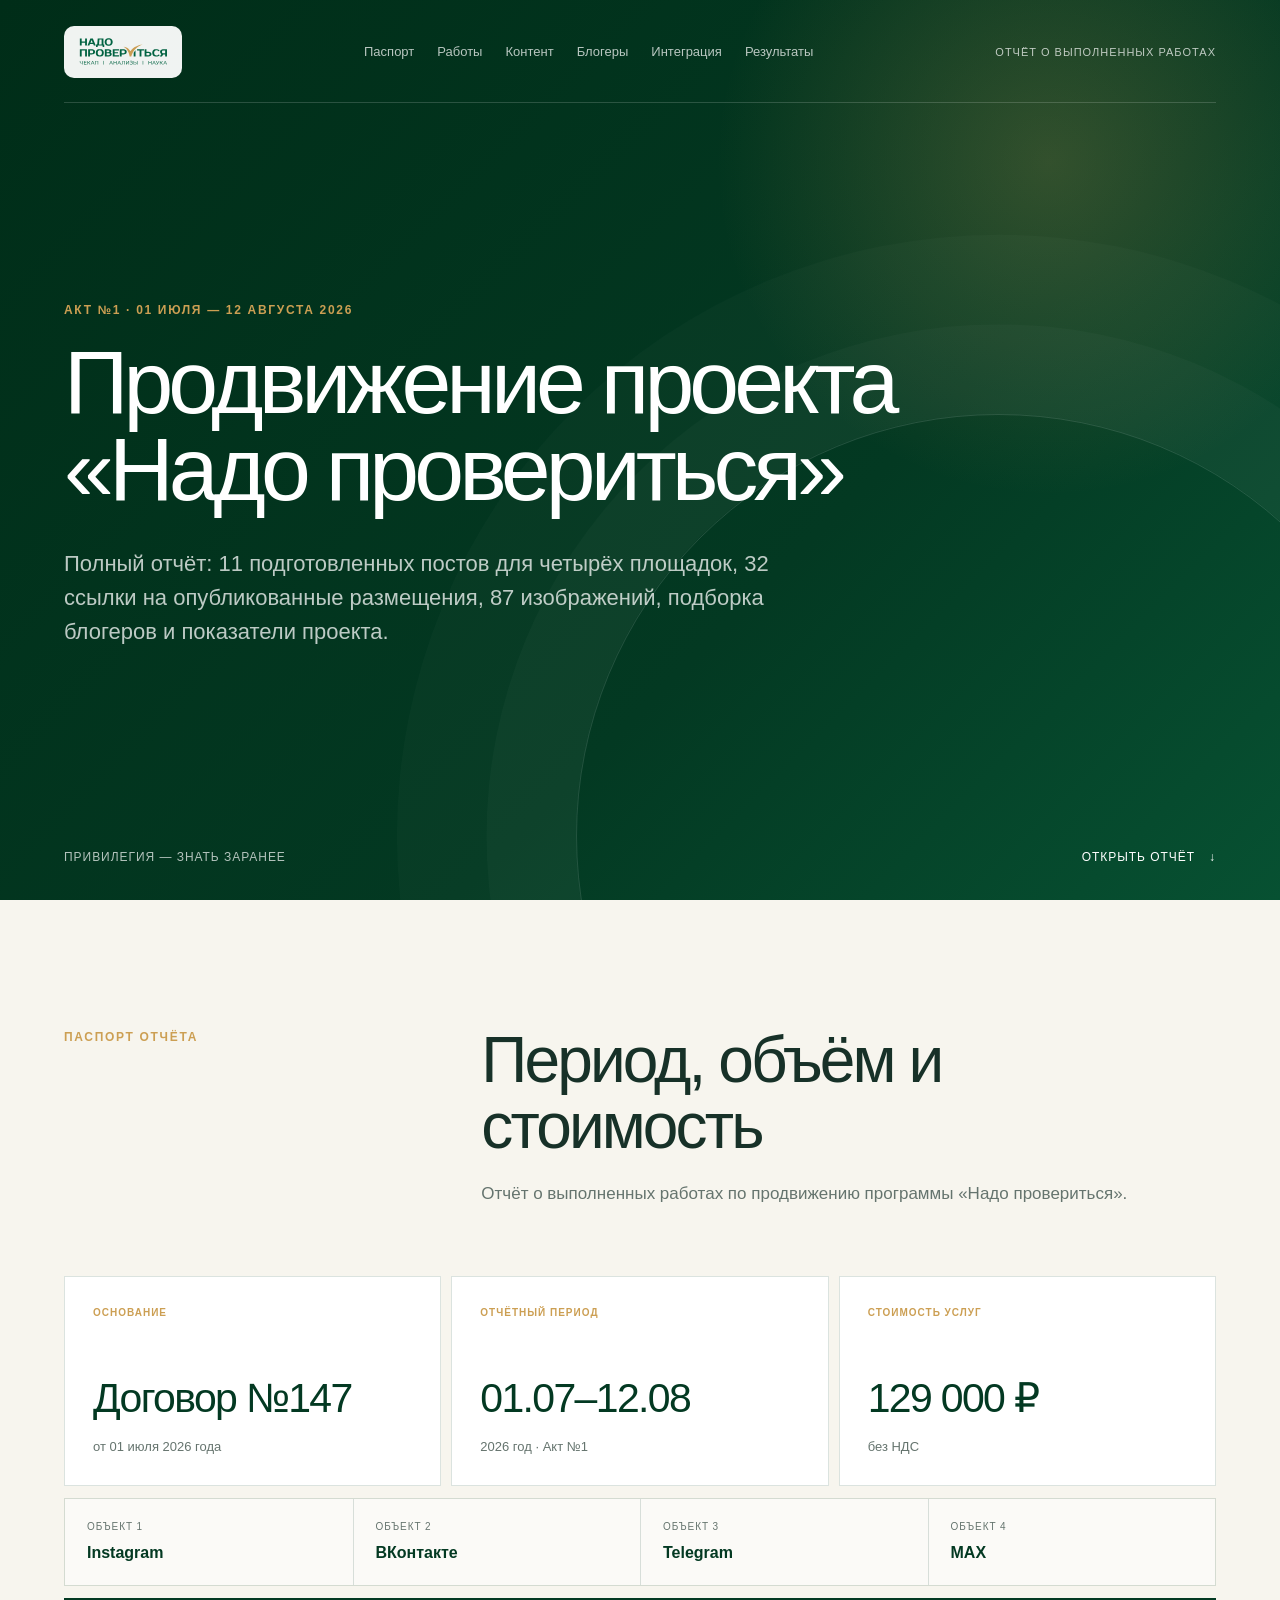
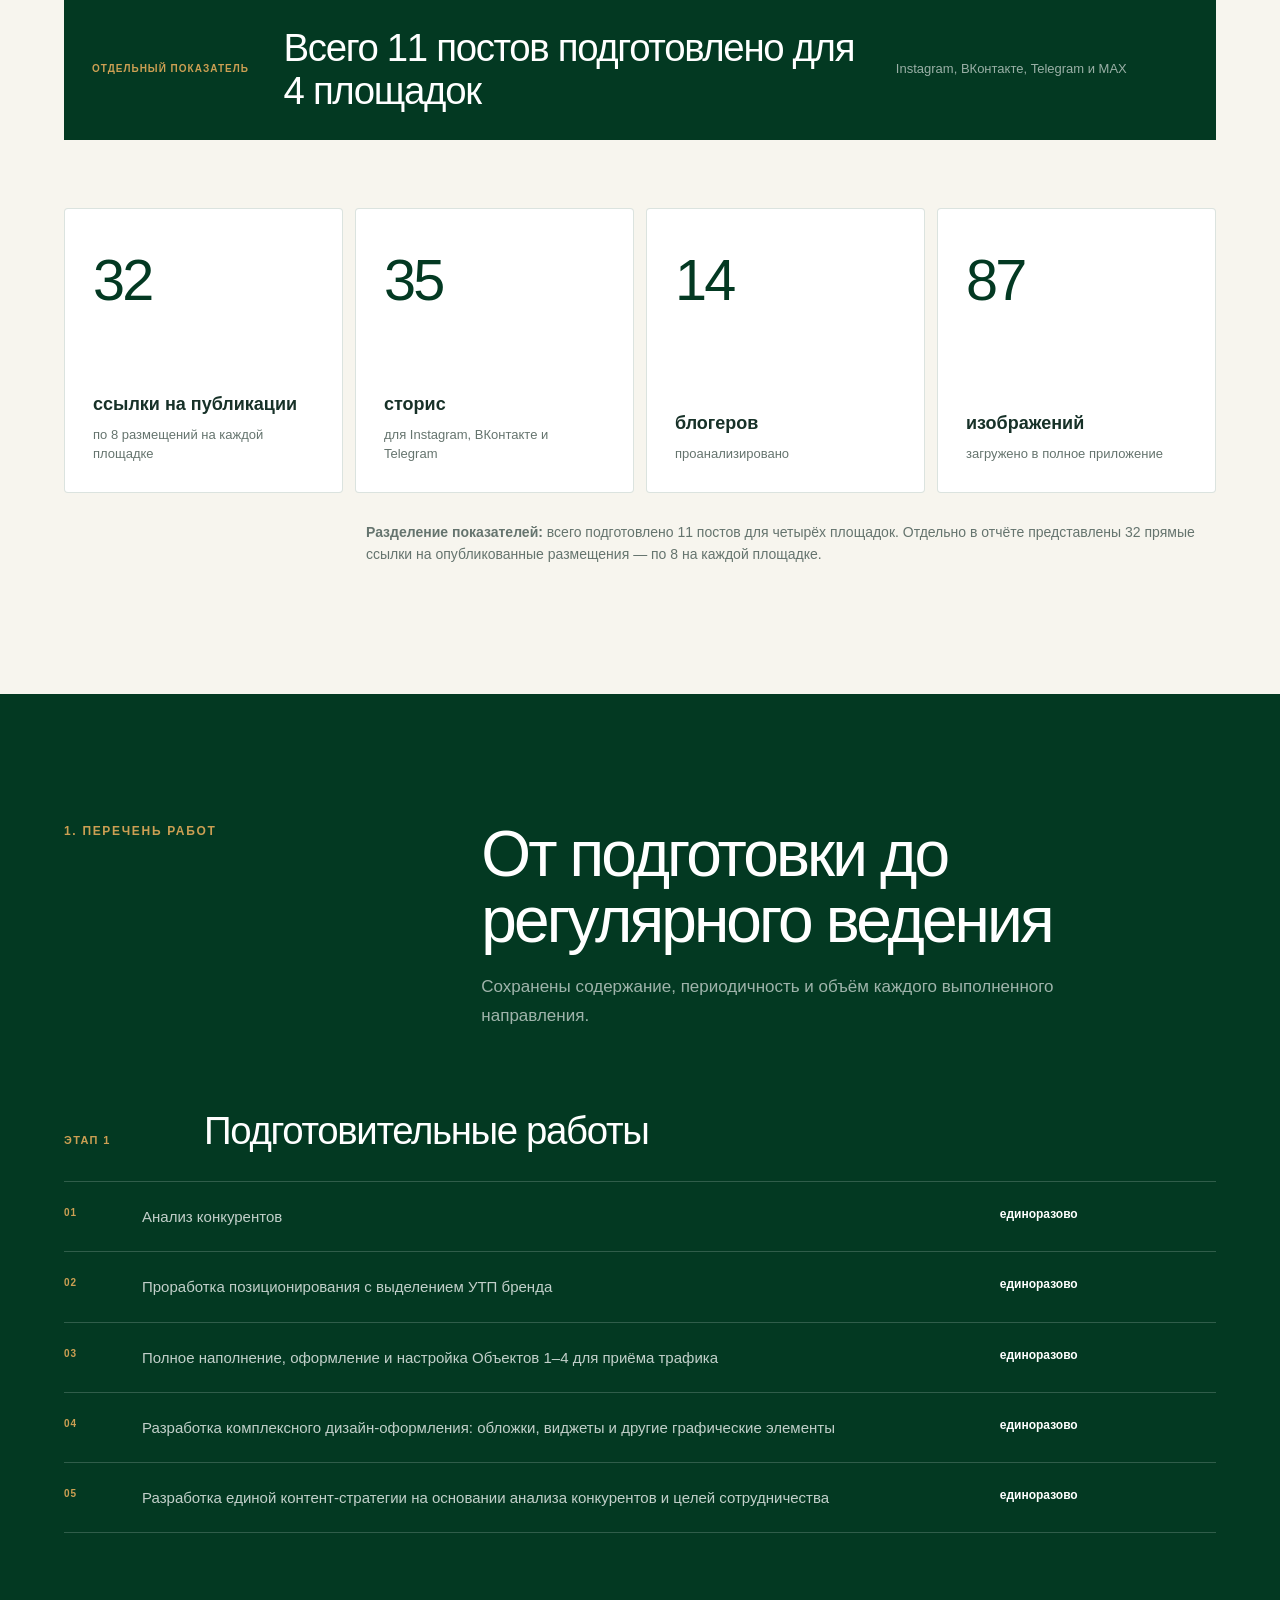
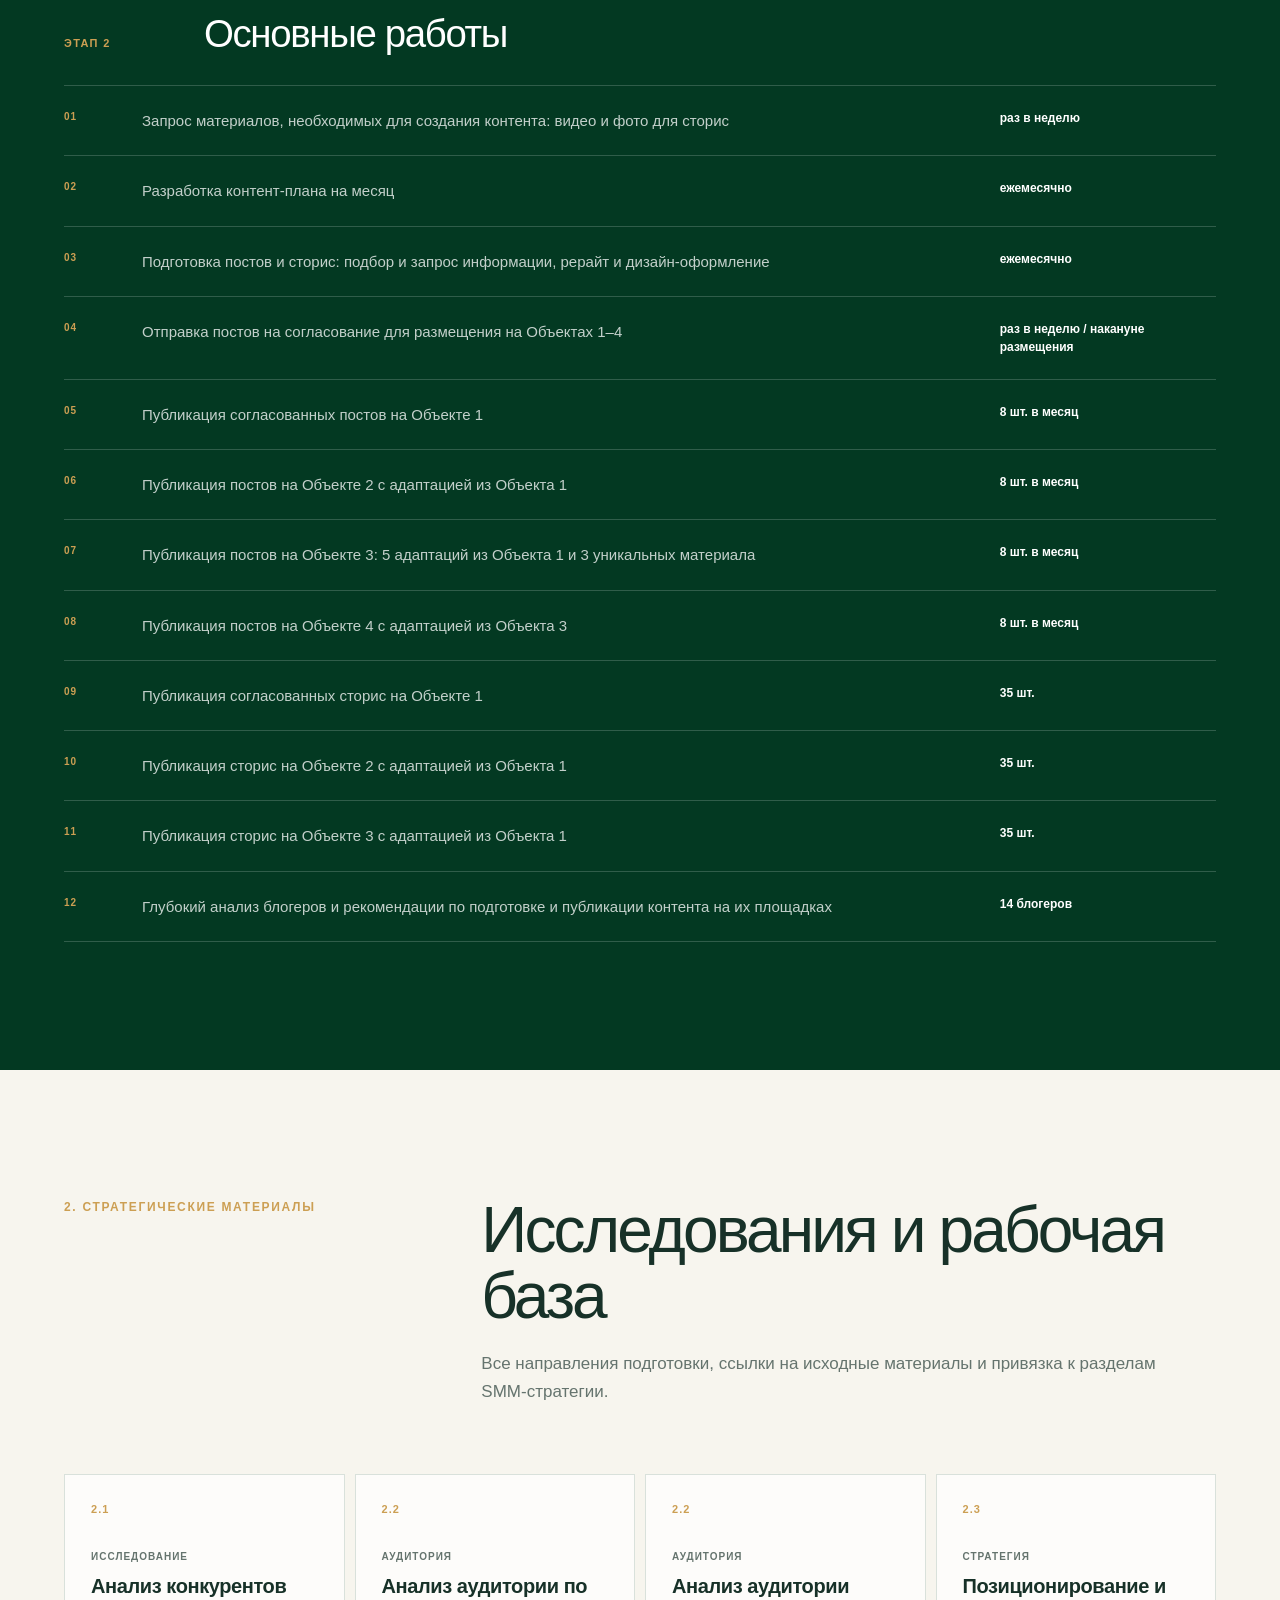
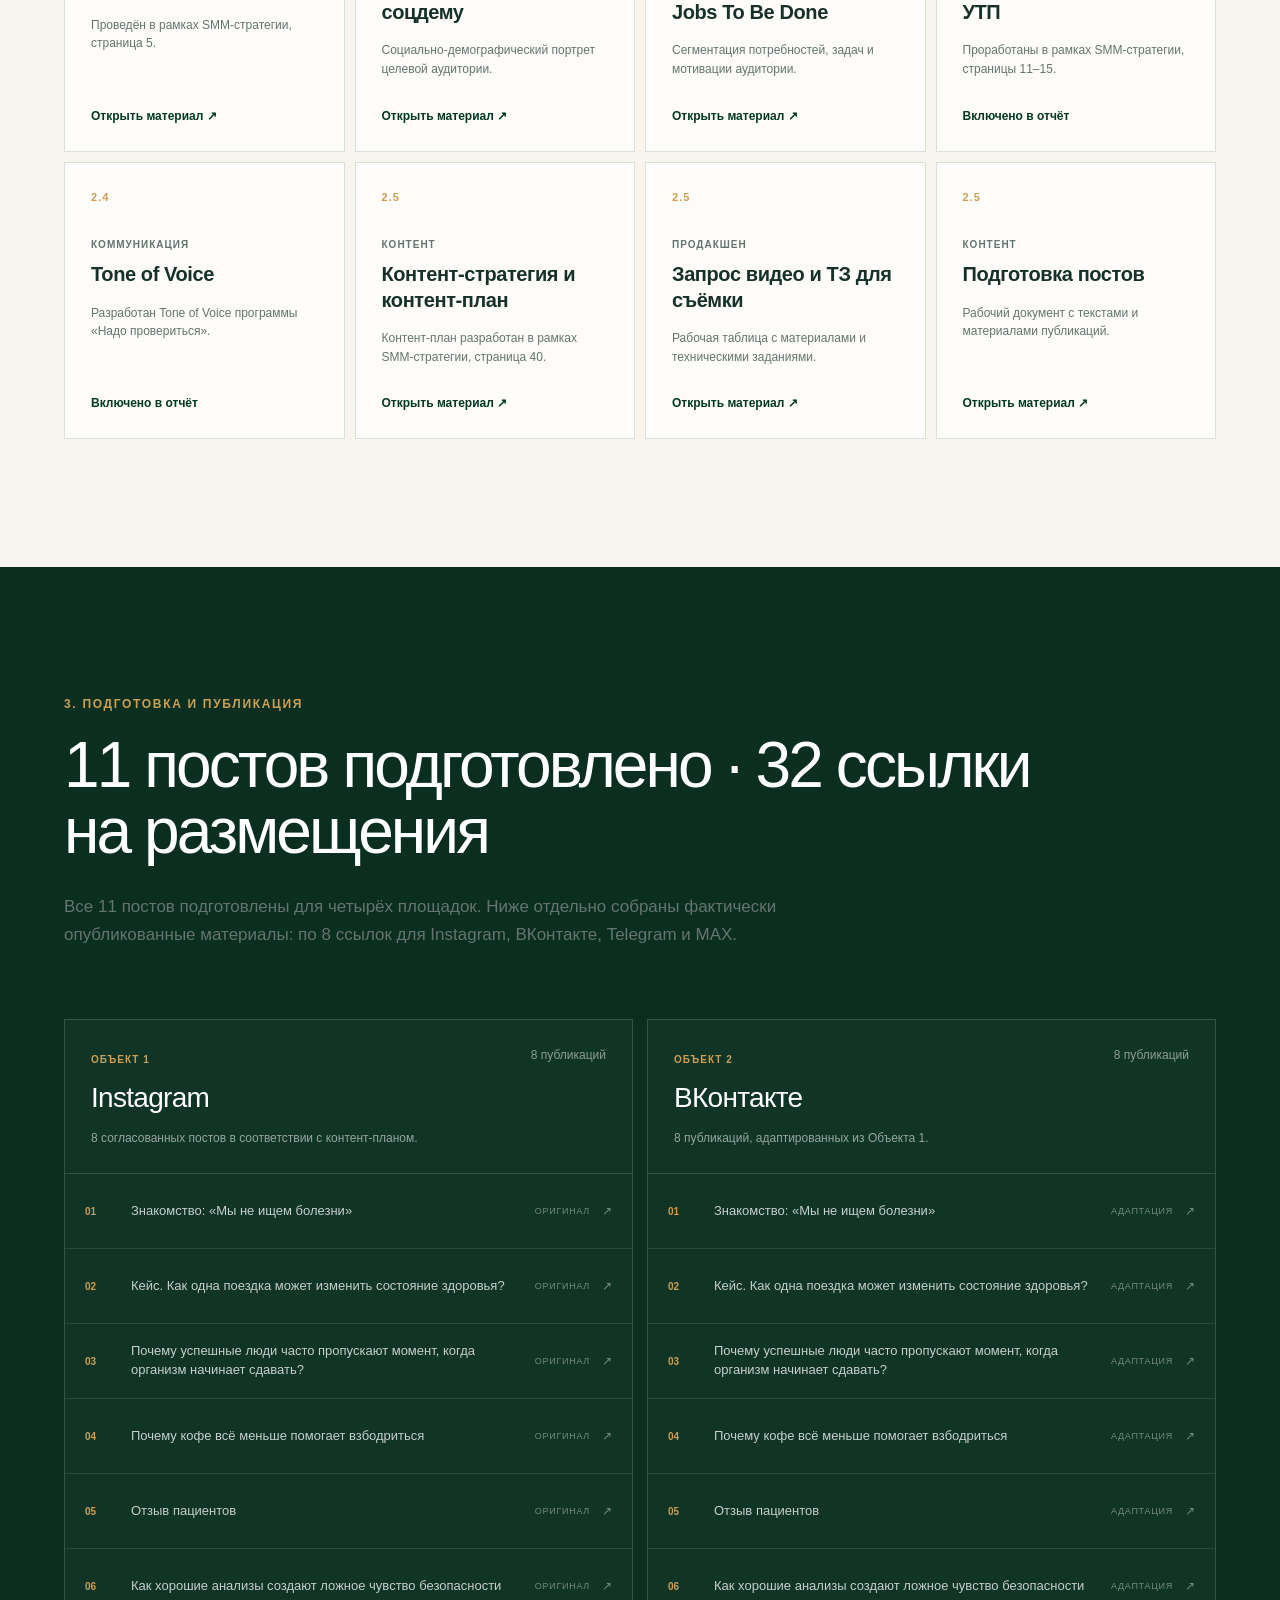
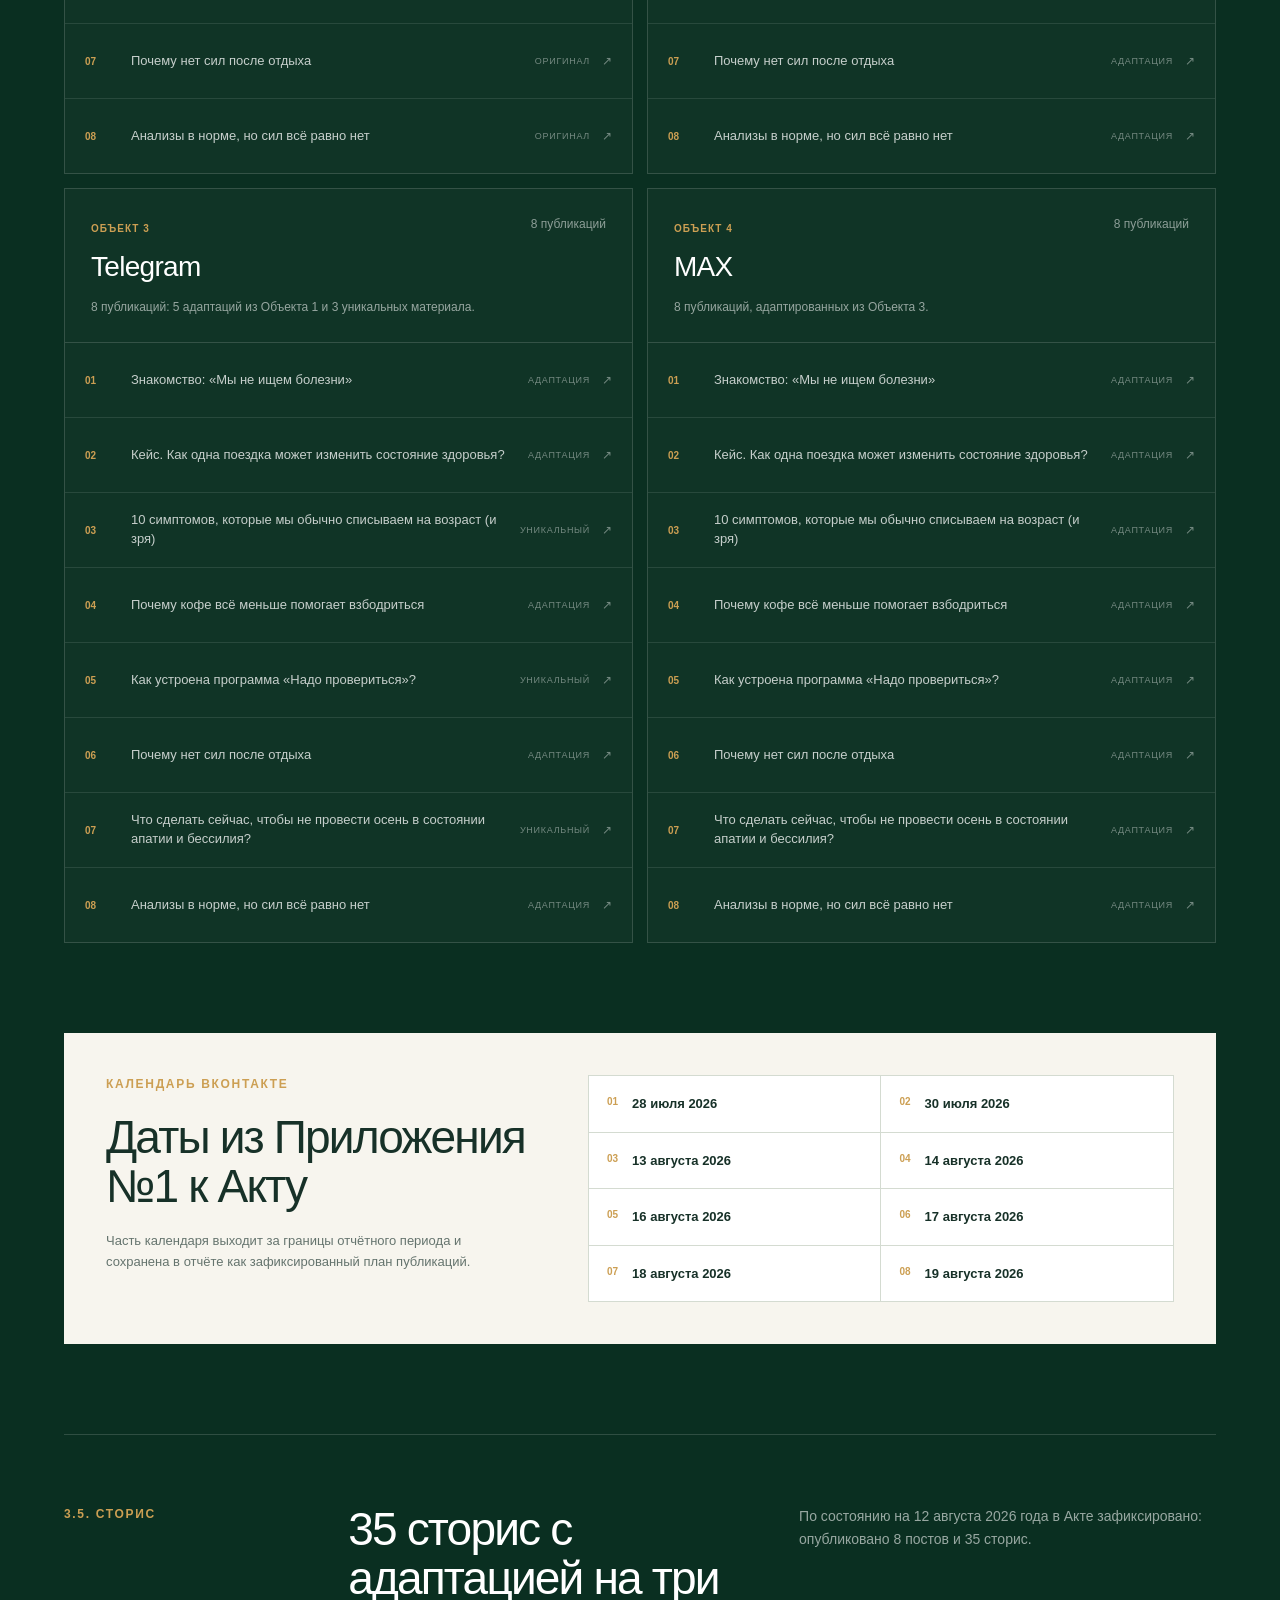
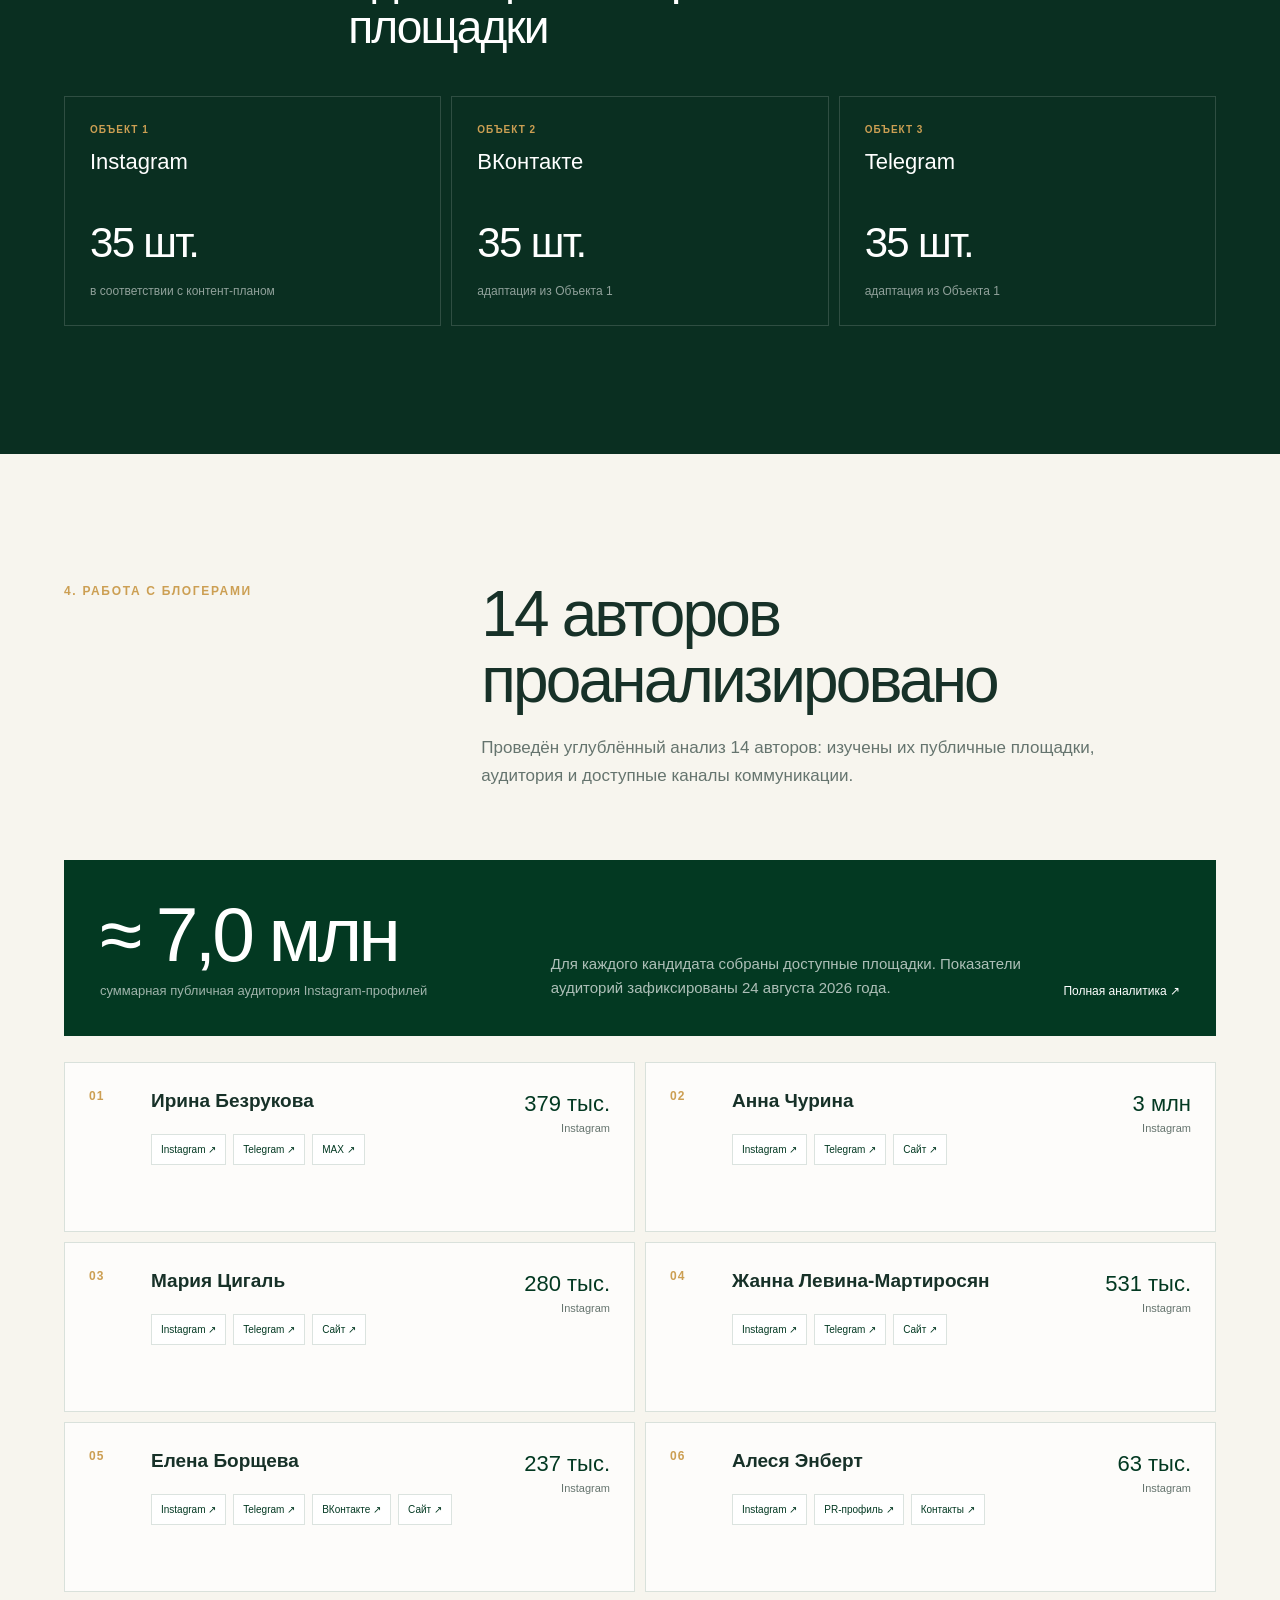
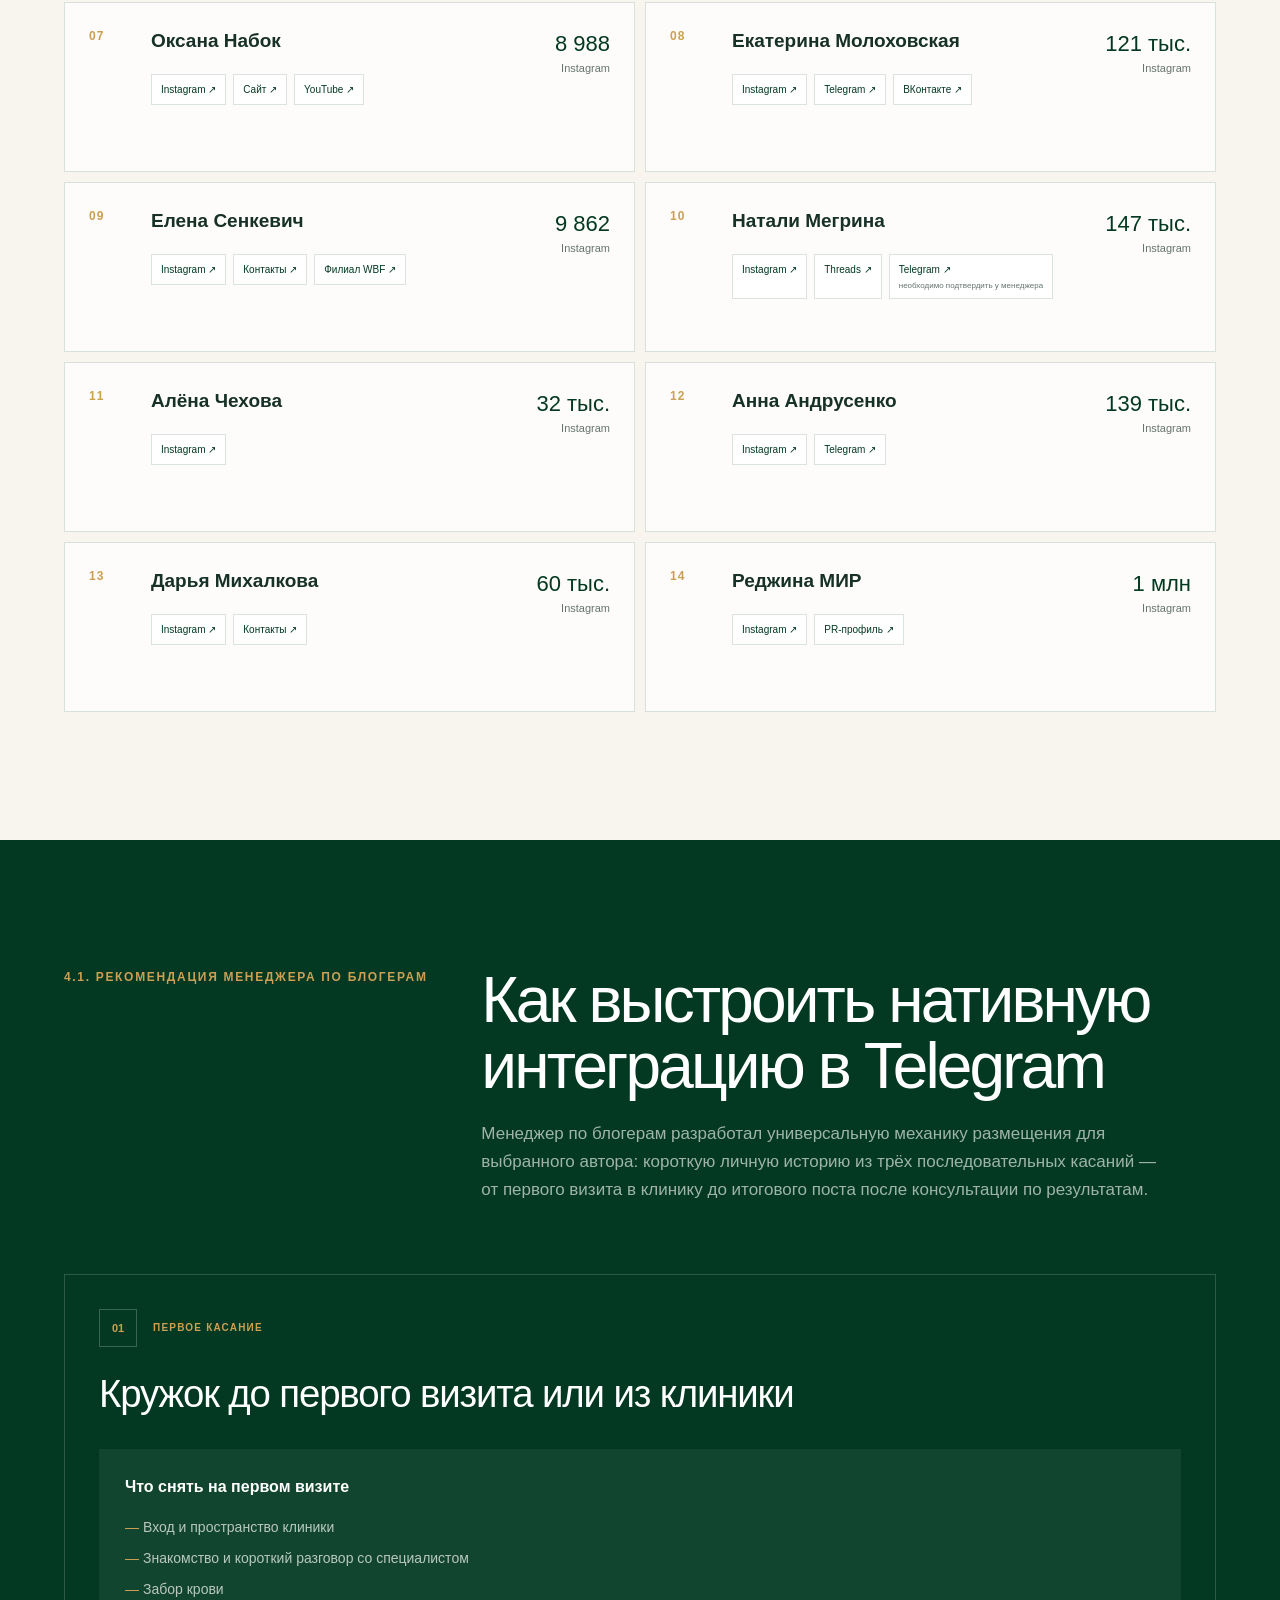
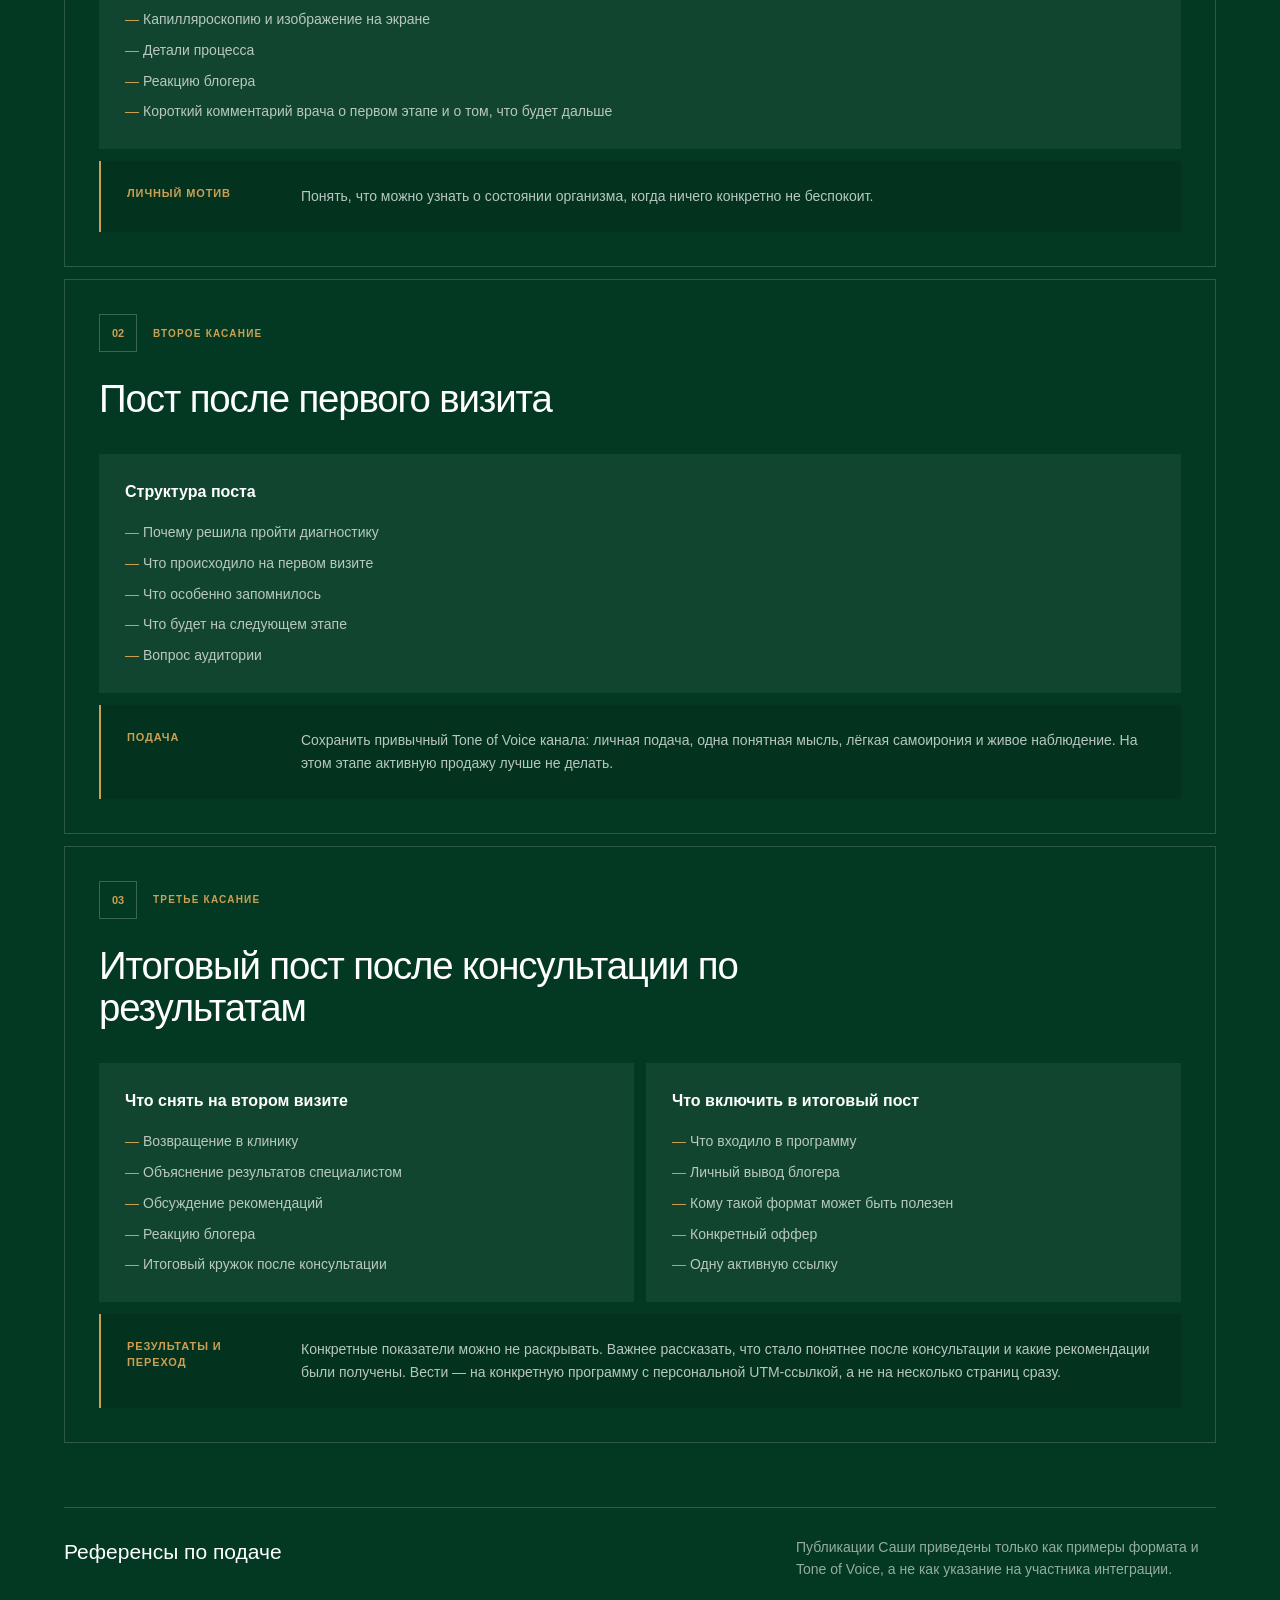
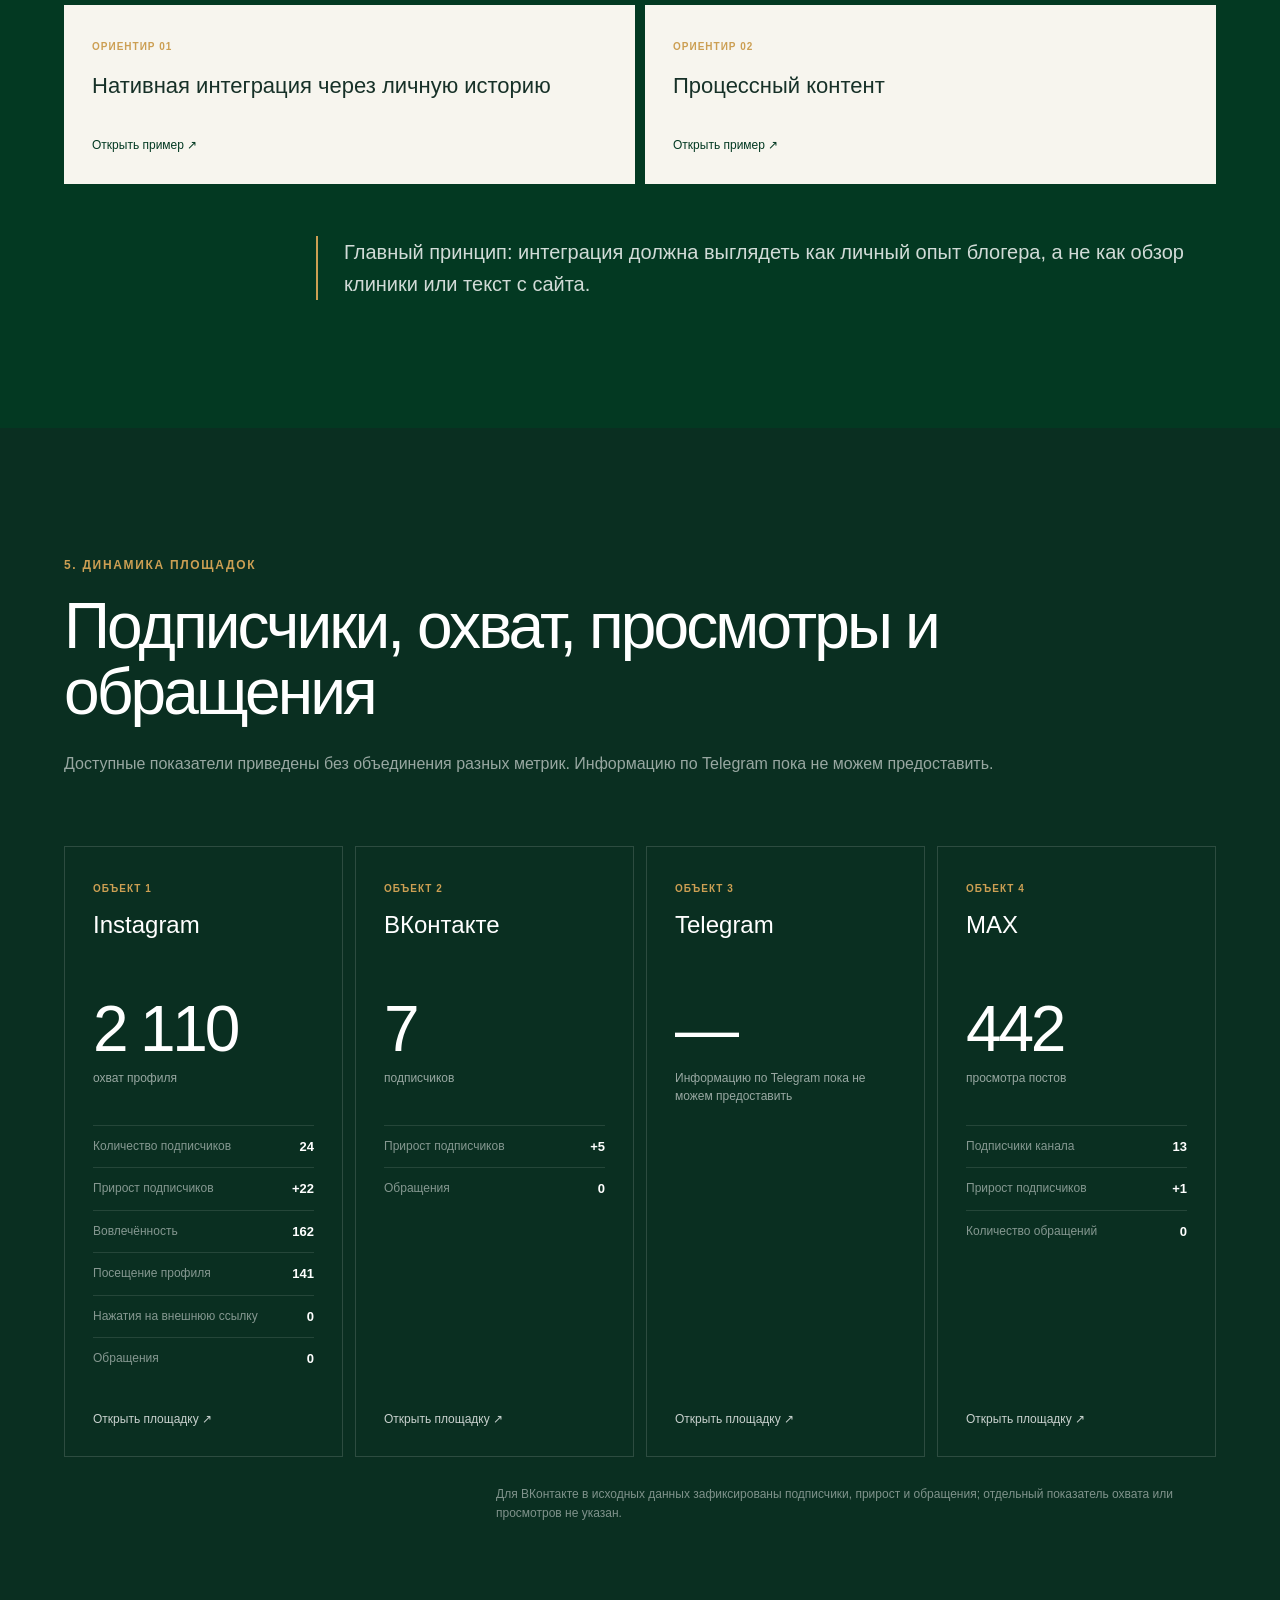
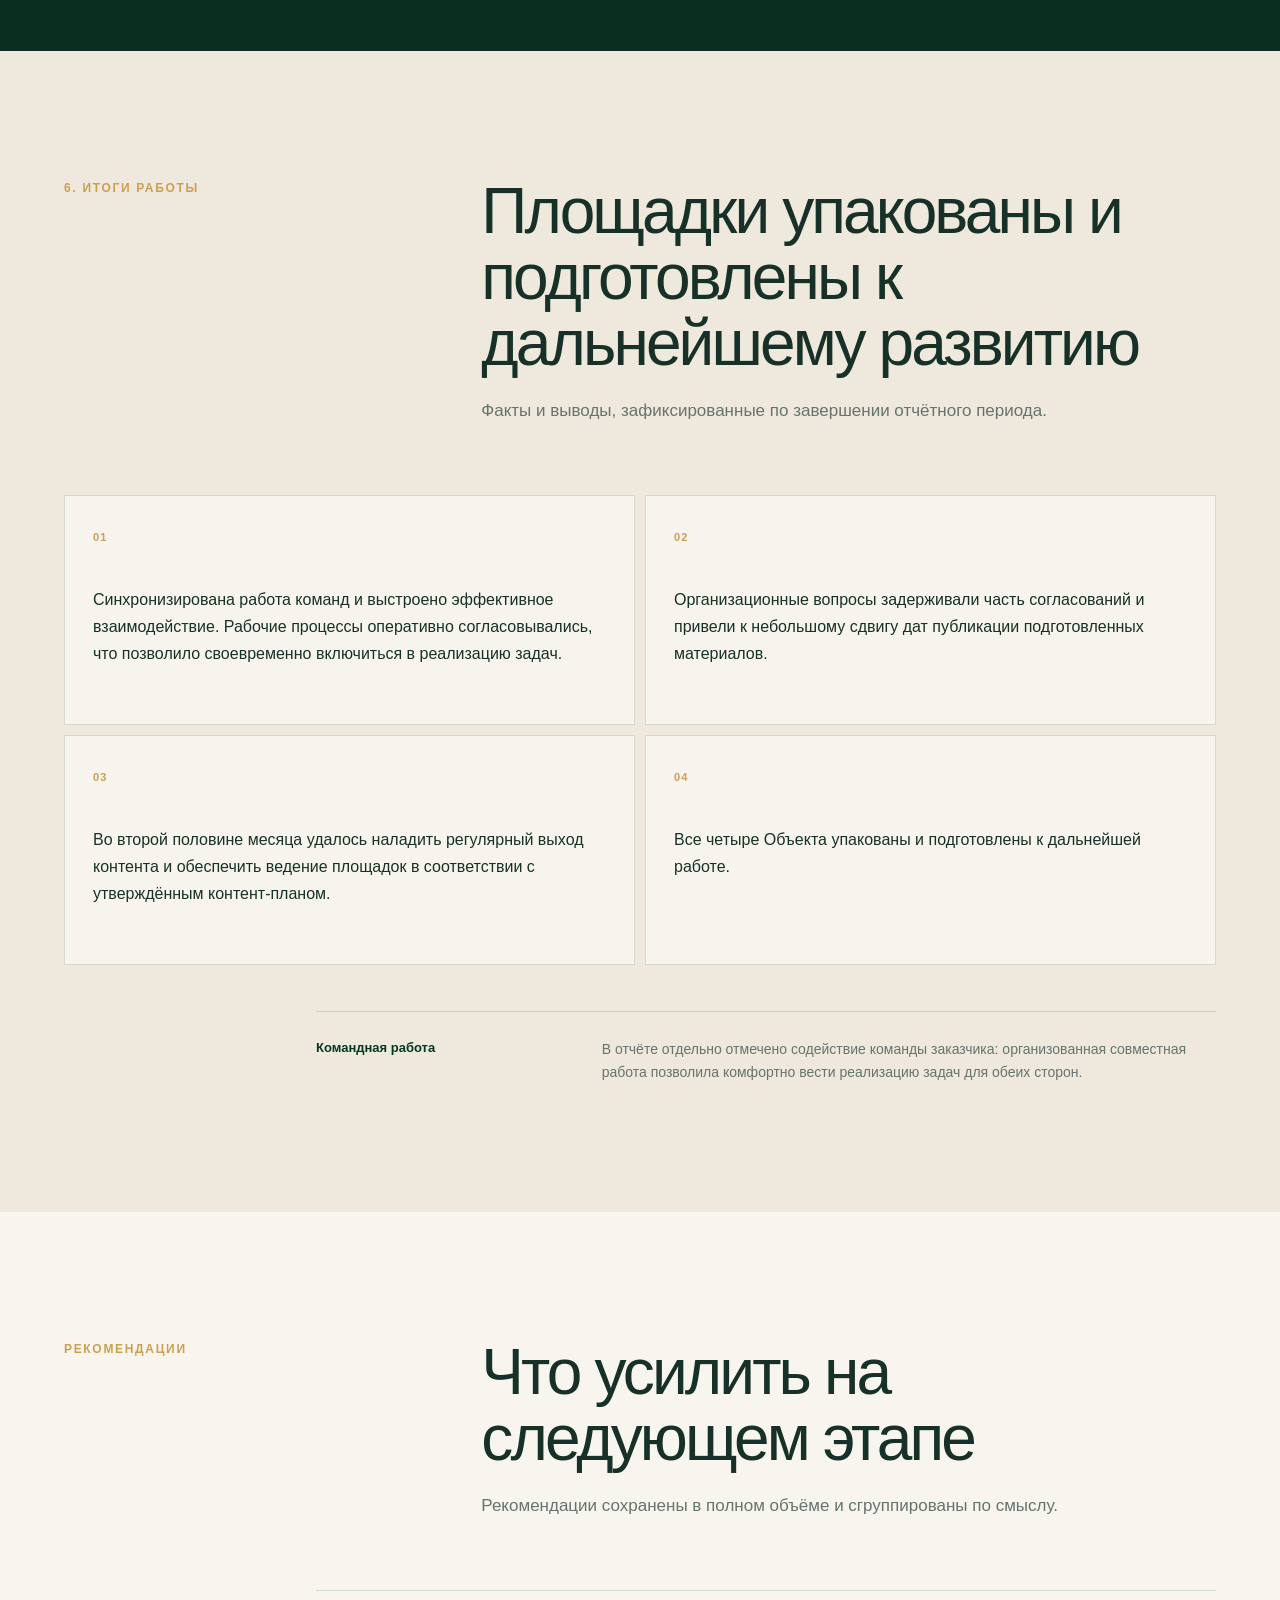
<file: nado-proveritsya-report/index.html>
<!DOCTYPE html><html lang="ru"><head><meta charSet="utf-8"/><meta name="viewport" content="width=device-width, initial-scale=1"/><link rel="preload" href="/nado-proveritsya-report/logo.svg" as="image"/><link rel="stylesheet" href="/nado-proveritsya-report/_next/static/css/index.BDO20_Vr.css" data-rsc-css-href="/nado-proveritsya-report/_next/static/css/index.BDO20_Vr.css" data-precedence="vite-rsc/importer-resources"/><link rel="modulepreload" fetchPriority="low" href="/nado-proveritsya-report/_next/static/chunks/index-DKjvpMfk.js"/><script src="/nado-proveritsya-report/_next/static/chunks/rolldown-runtime-C8aqA3PP.js" type="module" async=""></script><script src="/nado-proveritsya-report/_next/static/chunks/framework-B2Sn_TvC.js" type="module" async=""></script><link rel="modulepreload" href="/nado-proveritsya-report/_next/static/chunks/layout-segment-context-iCQi3zWG.js" crossorigin=""/><title>Отчёт по продвижению — Надо провериться</title><meta name="description" content="Полный отчёт о выполненных работах, контенте, блогерах и результатах продвижения проекта «Надо провериться» за период 01.07–12.08.2026."/><meta property="og:title" content="Отчёт по продвижению — Надо провериться"/><meta property="og:description" content="11 подготовленных постов, 32 ссылки на размещения, 87 изображений, блогеры и результаты четырёх площадок."/><meta property="og:type" content="website"/><meta property="og:locale" content="ru_RU"/><meta property="og:image" content="https://nado-proveritsya-report.tavabilov1.chatgpt.site/nado-proveritsya-report/og.png"/><meta property="og:image:width" content="1536"/><meta property="og:image:height" content="1024"/><meta property="og:image:alt" content="Надо провериться — отчёт по продвижению, июль–август 2026"/><meta name="twitter:card" content="summary_large_image"/><meta name="twitter:title" content="Отчёт по продвижению — Надо провериться"/><meta name="twitter:description" content="11 подготовленных постов, 32 ссылки на размещения, 87 изображений, блогеры и результаты четырёх площадок."/><meta name="twitter:image" content="https://nado-proveritsya-report.tavabilov1.chatgpt.site/nado-proveritsya-report/og.png"/><link rel="icon" href="/nado-proveritsya-report/favicon.png"/><script>Object.assign(((self[Symbol.for("vinext.navigationRuntime")]??={bootstrap:{routeManifest:null},functions:{}}).bootstrap.rsc??={rsc:[]}),{params:{},nav:{"pathname":"/","searchParams":[]}})</script><link rel="modulepreload" href="/nado-proveritsya-report/_next/static/chunks/index-DKjvpMfk.js" />
</head><body><main><section class="hero" id="top"><nav class="topbar" aria-label="Навигация по отчёту"><a href="https://xn----7sbhghs3akbjldon4mzb.xn--p1ai/" target="_blank" rel="noreferrer"><img src="/nado-proveritsya-report/logo.svg" alt="Надо провериться" class="logo"/></a><div class="nav-links"><a href="#passport">Паспорт</a><a href="#work">Работы</a><a href="#publications">Контент</a><a href="#bloggers">Блогеры</a><a href="#integration">Интеграция</a><a href="#analytics">Результаты</a></div><span class="report-pill">Отчёт о выполненных работах</span></nav><div class="hero-copy"><p class="eyebrow">Акт №1 · 01 июля — 12 августа 2026</p><h1>Продвижение проекта<br/>«Надо провериться»</h1><p class="lead">Полный отчёт: 11 подготовленных постов для четырёх площадок, 32 ссылки на опубликованные размещения, 87 изображений, подборка блогеров и показатели проекта.</p></div><div class="hero-footer"><span>Привилегия — знать заранее</span><a href="#passport">Открыть отчёт <span aria-hidden="true">↓</span></a></div></section><section class="passport-section section" id="passport"><div class="section-heading"><p class="kicker">Паспорт отчёта</p><h2>Период, объём и стоимость</h2><p>Отчёт о выполненных работах по продвижению программы «Надо провериться».</p></div><div class="passport-grid"><article><span>Основание</span><strong>Договор №147</strong><p>от 01 июля 2026 года</p></article><article><span>Отчётный период</span><strong>01.07–12.08</strong><p>2026 год · Акт №1</p></article><article><span>Стоимость услуг</span><strong>129 000 ₽</strong><p>без НДС</p></article></div><div class="objects-row"><div><span>Объект 1</span><strong>Instagram</strong></div><div><span>Объект 2</span><strong>ВКонтакте</strong></div><div><span>Объект 3</span><strong>Telegram</strong></div><div><span>Объект 4</span><strong>MAX</strong></div></div><div class="prepared-posts-band"><span>Отдельный показатель</span><strong>Всего 11 постов подготовлено для 4 площадок</strong><p>Instagram, ВКонтакте, Telegram и MAX</p></div><div class="metrics-grid"><article class="metric-card"><strong>32</strong><h3>ссылки на публикации</h3><p>по 8 размещений на каждой площадке</p></article><article class="metric-card"><strong>35</strong><h3>сторис</h3><p>для Instagram, ВКонтакте и Telegram</p></article><article class="metric-card"><strong>14</strong><h3>блогеров</h3><p>проанализировано</p></article><article class="metric-card"><strong>87</strong><h3>изображений</h3><p>загружено в полное приложение</p></article></div><p class="scope-note"><strong>Разделение показателей:</strong> всего подготовлено 11 постов для четырёх площадок. Отдельно в отчёте представлены 32 прямые ссылки на опубликованные размещения — по 8 на каждой площадке.</p></section><section class="work-section section" id="work"><div class="section-heading light-heading"><p class="kicker">1. Перечень работ</p><h2>От подготовки до регулярного ведения</h2><p>Сохранены содержание, периодичность и объём каждого выполненного направления.</p></div><div class="work-stage"><header><span>Этап 1</span><h3>Подготовительные работы</h3></header><div class="work-table"><div class="work-table-row"><span>01</span><p>Анализ конкурентов</p><strong>единоразово</strong></div><div class="work-table-row"><span>02</span><p>Проработка позиционирования с выделением УТП бренда</p><strong>единоразово</strong></div><div class="work-table-row"><span>03</span><p>Полное наполнение, оформление и настройка Объектов 1–4 для приёма трафика</p><strong>единоразово</strong></div><div class="work-table-row"><span>04</span><p>Разработка комплексного дизайн-оформления: обложки, виджеты и другие графические элементы</p><strong>единоразово</strong></div><div class="work-table-row"><span>05</span><p>Разработка единой контент-стратегии на основании анализа конкурентов и целей сотрудничества</p><strong>единоразово</strong></div></div></div><div class="work-stage"><header><span>Этап 2</span><h3>Основные работы</h3></header><div class="work-table"><div class="work-table-row"><span>01</span><p>Запрос материалов, необходимых для создания контента: видео и фото для сторис</p><strong>раз в неделю</strong></div><div class="work-table-row"><span>02</span><p>Разработка контент-плана на месяц</p><strong>ежемесячно</strong></div><div class="work-table-row"><span>03</span><p>Подготовка постов и сторис: подбор и запрос информации, рерайт и дизайн-оформление</p><strong>ежемесячно</strong></div><div class="work-table-row"><span>04</span><p>Отправка постов на согласование для размещения на Объектах 1–4</p><strong>раз в неделю / накануне размещения</strong></div><div class="work-table-row"><span>05</span><p>Публикация согласованных постов на Объекте 1</p><strong>8 шт. в месяц</strong></div><div class="work-table-row"><span>06</span><p>Публикация постов на Объекте 2 с адаптацией из Объекта 1</p><strong>8 шт. в месяц</strong></div><div class="work-table-row"><span>07</span><p>Публикация постов на Объекте 3: 5 адаптаций из Объекта 1 и 3 уникальных материала</p><strong>8 шт. в месяц</strong></div><div class="work-table-row"><span>08</span><p>Публикация постов на Объекте 4 с адаптацией из Объекта 3</p><strong>8 шт. в месяц</strong></div><div class="work-table-row"><span>09</span><p>Публикация согласованных сторис на Объекте 1</p><strong>35 шт.</strong></div><div class="work-table-row"><span>10</span><p>Публикация сторис на Объекте 2 с адаптацией из Объекта 1</p><strong>35 шт.</strong></div><div class="work-table-row"><span>11</span><p>Публикация сторис на Объекте 3 с адаптацией из Объекта 1</p><strong>35 шт.</strong></div><div class="work-table-row"><span>12</span><p>Глубокий анализ блогеров и рекомендации по подготовке и публикации контента на их площадках</p><strong>14 блогеров</strong></div></div></div></section><section class="materials-section section" id="materials"><div class="section-heading"><p class="kicker">2. Стратегические материалы</p><h2>Исследования и рабочая база</h2><p>Все направления подготовки, ссылки на исходные материалы и привязка к разделам SMM-стратегии.</p></div><div class="materials-grid"><a href="https://docs.google.com/spreadsheets/d/1VMy1SG-QFEeNnKwo5vdQD13tgWo7USe-Fg39VzUUkkk/edit?gid=0#gid=0" target="_blank" rel="noreferrer" class="material-card"><span class="material-number">2.1</span><span class="material-type">Исследование</span><h3>Анализ конкурентов</h3><p>Проведён в рамках SMM-стратегии, страница 5.</p><span class="material-arrow">Открыть материал ↗</span></a><a href="https://docs.google.com/spreadsheets/d/1faa1M7h7odHdmPwElJcjHpGHQMcYWtzl_Z5Toe2kMjQ/edit?gid=1835700619#gid=1835700619" target="_blank" rel="noreferrer" class="material-card"><span class="material-number">2.2</span><span class="material-type">Аудитория</span><h3>Анализ аудитории по соцдему</h3><p>Социально-демографический портрет целевой аудитории.</p><span class="material-arrow">Открыть материал ↗</span></a><a href="https://docs.google.com/spreadsheets/d/1yQWxpM6wT8qWLctyzCmrVVv7nxZnr1vk8-ehk_ijULY/edit?usp=drivesdk" target="_blank" rel="noreferrer" class="material-card"><span class="material-number">2.2</span><span class="material-type">Аудитория</span><h3>Анализ аудитории Jobs To Be Done</h3><p>Сегментация потребностей, задач и мотивации аудитории.</p><span class="material-arrow">Открыть материал ↗</span></a><article class="material-card"><span class="material-number">2.3</span><span class="material-type">Стратегия</span><h3>Позиционирование и УТП</h3><p>Проработаны в рамках SMM-стратегии, страницы 11–15.</p><span class="material-arrow">Включено в отчёт</span></article><article class="material-card"><span class="material-number">2.4</span><span class="material-type">Коммуникация</span><h3>Tone of Voice</h3><p>Разработан Tone of Voice программы «Надо провериться».</p><span class="material-arrow">Включено в отчёт</span></article><a href="https://docs.google.com/spreadsheets/d/1HLhIqa7ZC3hUU9gB0rWJQt6t5Wo3U01XKEyZhYFnzzQ/edit?gid=851513505#gid=851513505" target="_blank" rel="noreferrer" class="material-card"><span class="material-number">2.5</span><span class="material-type">Контент</span><h3>Контент-стратегия и контент-план</h3><p>Контент-план разработан в рамках SMM-стратегии, страница 40.</p><span class="material-arrow">Открыть материал ↗</span></a><a href="https://docs.google.com/spreadsheets/d/16sBMfaNSuBT2s3FDYo9rxtwBerroNhCHQl2geKWHj4c/edit?gid=1403384363#gid=1403384363" target="_blank" rel="noreferrer" class="material-card"><span class="material-number">2.5</span><span class="material-type">Продакшен</span><h3>Запрос видео и ТЗ для съёмки</h3><p>Рабочая таблица с материалами и техническими заданиями.</p><span class="material-arrow">Открыть материал ↗</span></a><a href="https://docs.google.com/document/d/15inRFQyuAL6SaDz0wv9BRRDo2XGEN7ElWHv6H-j6KiQ/edit?tab=t.0#heading=h.4w2b4rii6f1s" target="_blank" rel="noreferrer" class="material-card"><span class="material-number">2.5</span><span class="material-type">Контент</span><h3>Подготовка постов</h3><p>Рабочий документ с текстами и материалами публикаций.</p><span class="material-arrow">Открыть материал ↗</span></a></div></section><section class="publications-section section" id="publications"><div class="content-intro publication-intro"><p class="kicker">3. Подготовка и публикация</p><h2>11 постов подготовлено · 32 ссылки на размещения</h2><p>Все 11 постов подготовлены для четырёх площадок. Ниже отдельно собраны фактически опубликованные материалы: по 8 ссылок для Instagram, ВКонтакте, Telegram и MAX.</p></div><div class="platform-publications"><article class="publication-group"><header><div><span>Объект 1</span><h3>Instagram</h3><p>8 согласованных постов в соответствии с контент-планом.</p></div><strong>8 публикаций</strong></header><ol><li><a href="https://www.instagram.com/p/DbVz0QRiBFV/?igsi=MWM4NGp1ZzJ4ZHBhcA" target="_blank" rel="noreferrer"><span>01</span><p>Знакомство: «Мы не ищем болезни»</p><em>оригинал</em><b aria-hidden="true">↗</b></a></li><li><a href="https://www.instagram.com/reel/Dba5x1uoDMg/?igsi=YnUzcnRudnB2bGV5" target="_blank" rel="noreferrer"><span>02</span><p>Кейс. Как одна поездка может изменить состояние здоровья?</p><em>оригинал</em><b aria-hidden="true">↗</b></a></li><li><a href="https://www.instagram.com/reel/DblL_UnoEwx/?igsi=eTVuZ2J1YmVoMm0" target="_blank" rel="noreferrer"><span>03</span><p>Почему успешные люди часто пропускают момент, когда организм начинает сдавать?</p><em>оригинал</em><b aria-hidden="true">↗</b></a></li><li><a href="https://www.instagram.com/reel/Dbn5piroGzB/?igsi=ajd3MzJzdXU1Nmgz" target="_blank" rel="noreferrer"><span>04</span><p>Почему кофе всё меньше помогает взбодриться</p><em>оригинал</em><b aria-hidden="true">↗</b></a></li><li><a href="https://www.instagram.com/reel/Db7mtcNI0HG/?igsi=aDZsdmNiN3l6OHc5" target="_blank" rel="noreferrer"><span>05</span><p>Отзыв пациентов</p><em>оригинал</em><b aria-hidden="true">↗</b></a></li><li><a href="https://www.instagram.com/reel/DcBtfeYqf3N/?igsi=eGEweDM0ZW12ODRm" target="_blank" rel="noreferrer"><span>06</span><p>Как хорошие анализы создают ложное чувство безопасности</p><em>оригинал</em><b aria-hidden="true">↗</b></a></li><li><a href="https://www.instagram.com/reel/DcIcaoqIfUF/?igsi=N2VqMzI5ZjFuYTJr" target="_blank" rel="noreferrer"><span>07</span><p>Почему нет сил после отдыха</p><em>оригинал</em><b aria-hidden="true">↗</b></a></li><li><a href="https://www.instagram.com/p/DcNmUW0iBeH/?igsi=MTFnZDZoNXF2Z21hOQ" target="_blank" rel="noreferrer"><span>08</span><p>Анализы в норме, но сил всё равно нет</p><em>оригинал</em><b aria-hidden="true">↗</b></a></li></ol></article><article class="publication-group"><header><div><span>Объект 2</span><h3>ВКонтакте</h3><p>8 публикаций, адаптированных из Объекта 1.</p></div><strong>8 публикаций</strong></header><ol><li><a href="https://vk.ru/wall-237042861_1" target="_blank" rel="noreferrer"><span>01</span><p>Знакомство: «Мы не ищем болезни»</p><em>адаптация</em><b aria-hidden="true">↗</b></a></li><li><a href="https://vk.ru/wall-237042861_2" target="_blank" rel="noreferrer"><span>02</span><p>Кейс. Как одна поездка может изменить состояние здоровья?</p><em>адаптация</em><b aria-hidden="true">↗</b></a></li><li><a href="https://vk.ru/wall-237042861_3" target="_blank" rel="noreferrer"><span>03</span><p>Почему успешные люди часто пропускают момент, когда организм начинает сдавать?</p><em>адаптация</em><b aria-hidden="true">↗</b></a></li><li><a href="https://vk.ru/wall-237042861_4" target="_blank" rel="noreferrer"><span>04</span><p>Почему кофе всё меньше помогает взбодриться</p><em>адаптация</em><b aria-hidden="true">↗</b></a></li><li><a href="https://vk.ru/wall-237042861_5" target="_blank" rel="noreferrer"><span>05</span><p>Отзыв пациентов</p><em>адаптация</em><b aria-hidden="true">↗</b></a></li><li><a href="https://vk.ru/wall-237042861_6" target="_blank" rel="noreferrer"><span>06</span><p>Как хорошие анализы создают ложное чувство безопасности</p><em>адаптация</em><b aria-hidden="true">↗</b></a></li><li><a href="https://vk.ru/wall-237042861_7" target="_blank" rel="noreferrer"><span>07</span><p>Почему нет сил после отдыха</p><em>адаптация</em><b aria-hidden="true">↗</b></a></li><li><a href="https://vk.ru/wall-237042861_8" target="_blank" rel="noreferrer"><span>08</span><p>Анализы в норме, но сил всё равно нет</p><em>адаптация</em><b aria-hidden="true">↗</b></a></li></ol></article><article class="publication-group"><header><div><span>Объект 3</span><h3>Telegram</h3><p>8 публикаций: 5 адаптаций из Объекта 1 и 3 уникальных материала.</p></div><strong>8 публикаций</strong></header><ol><li><a href="https://t.me/nadoproveritsya/111" target="_blank" rel="noreferrer"><span>01</span><p>Знакомство: «Мы не ищем болезни»</p><em>адаптация</em><b aria-hidden="true">↗</b></a></li><li><a href="https://t.me/nadoproveritsya/123" target="_blank" rel="noreferrer"><span>02</span><p>Кейс. Как одна поездка может изменить состояние здоровья?</p><em>адаптация</em><b aria-hidden="true">↗</b></a></li><li><a href="https://t.me/nadoproveritsya/125" target="_blank" rel="noreferrer"><span>03</span><p>10 симптомов, которые мы обычно списываем на возраст (и зря)</p><em>уникальный</em><b aria-hidden="true">↗</b></a></li><li><a href="https://t.me/nadoproveritsya/126" target="_blank" rel="noreferrer"><span>04</span><p>Почему кофе всё меньше помогает взбодриться</p><em>адаптация</em><b aria-hidden="true">↗</b></a></li><li><a href="https://t.me/nadoproveritsya/127" target="_blank" rel="noreferrer"><span>05</span><p>Как устроена программа «Надо провериться»?</p><em>уникальный</em><b aria-hidden="true">↗</b></a></li><li><a href="https://t.me/nadoproveritsya/128" target="_blank" rel="noreferrer"><span>06</span><p>Почему нет сил после отдыха</p><em>адаптация</em><b aria-hidden="true">↗</b></a></li><li><a href="https://t.me/nadoproveritsya/129" target="_blank" rel="noreferrer"><span>07</span><p>Что сделать сейчас, чтобы не провести осень в состоянии апатии и бессилия?</p><em>уникальный</em><b aria-hidden="true">↗</b></a></li><li><a href="https://t.me/nadoproveritsya/130" target="_blank" rel="noreferrer"><span>08</span><p>Анализы в норме, но сил всё равно нет</p><em>адаптация</em><b aria-hidden="true">↗</b></a></li></ol></article><article class="publication-group"><header><div><span>Объект 4</span><h3>MAX</h3><p>8 публикаций, адаптированных из Объекта 3.</p></div><strong>8 публикаций</strong></header><ol><li><a href="https://max.ru/id504791217540_biz/AZ-pQqz9cME" target="_blank" rel="noreferrer"><span>01</span><p>Знакомство: «Мы не ищем болезни»</p><em>адаптация</em><b aria-hidden="true">↗</b></a></li><li><a href="https://max.ru/id504791217540_biz/AZ-zfaAAIms" target="_blank" rel="noreferrer"><span>02</span><p>Кейс. Как одна поездка может изменить состояние здоровья?</p><em>адаптация</em><b aria-hidden="true">↗</b></a></li><li><a href="https://max.ru/id504791217540_biz/AZ-4r8WrT1c" target="_blank" rel="noreferrer"><span>03</span><p>10 симптомов, которые мы обычно списываем на возраст (и зря)</p><em>адаптация</em><b aria-hidden="true">↗</b></a></li><li><a href="https://max.ru/id504791217540_biz/AZ_NbwNKE64" target="_blank" rel="noreferrer"><span>04</span><p>Почему кофе всё меньше помогает взбодриться</p><em>адаптация</em><b aria-hidden="true">↗</b></a></li><li><a href="https://max.ru/id504791217540_biz/AZ_SxviZW7Q" target="_blank" rel="noreferrer"><span>05</span><p>Как устроена программа «Надо провериться»?</p><em>адаптация</em><b aria-hidden="true">↗</b></a></li><li><a href="https://max.ru/id504791217540_biz/AaAOhusGRg0" target="_blank" rel="noreferrer"><span>06</span><p>Почему нет сил после отдыха</p><em>адаптация</em><b aria-hidden="true">↗</b></a></li><li><a href="https://max.ru/id504791217540_biz/AaAVXWTfamU" target="_blank" rel="noreferrer"><span>07</span><p>Что сделать сейчас, чтобы не провести осень в состоянии апатии и бессилия?</p><em>адаптация</em><b aria-hidden="true">↗</b></a></li><li><a href="https://max.ru/id504791217540_biz/AaAY1M3tOIY" target="_blank" rel="noreferrer"><span>08</span><p>Анализы в норме, но сил всё равно нет</p><em>адаптация</em><b aria-hidden="true">↗</b></a></li></ol></article></div><div class="calendar-block"><div><p class="kicker">Календарь ВКонтакте</p><h3>Даты из Приложения №1 к Акту</h3><p>Часть календаря выходит за границы отчётного периода и сохранена в отчёте как зафиксированный план публикаций.</p></div><ol><li><span>01</span><strong>28 июля 2026</strong></li><li><span>02</span><strong>30 июля 2026</strong></li><li><span>03</span><strong>13 августа 2026</strong></li><li><span>04</span><strong>14 августа 2026</strong></li><li><span>05</span><strong>16 августа 2026</strong></li><li><span>06</span><strong>17 августа 2026</strong></li><li><span>07</span><strong>18 августа 2026</strong></li><li><span>08</span><strong>19 августа 2026</strong></li></ol></div><div class="stories-block"><div class="stories-copy"><p class="kicker">3.5. Сторис</p><h3>35 сторис с адаптацией на три площадки</h3><p>По состоянию на 12 августа 2026 года в Акте зафиксировано: опубликовано 8 постов и 35 сторис.</p></div><div class="story-plan"><article><span>Объект 1</span><h4>Instagram</h4><strong>35 шт.</strong><p>в соответствии с контент-планом</p></article><article><span>Объект 2</span><h4>ВКонтакте</h4><strong>35 шт.</strong><p>адаптация из Объекта 1</p></article><article><span>Объект 3</span><h4>Telegram</h4><strong>35 шт.</strong><p>адаптация из Объекта 1</p></article></div></div></section><section class="bloggers-section section" id="bloggers"><div class="section-heading"><p class="kicker">4. Работа с блогерами</p><h2>14 авторов проанализировано</h2><p>Проведён углублённый анализ 14 авторов: изучены их публичные площадки, аудитория и доступные каналы коммуникации.</p></div><div class="audience-band"><div><strong>≈ 7,0 млн</strong><span>суммарная публичная аудитория Instagram-профилей</span></div><p>Для каждого кандидата собраны доступные площадки. Показатели аудиторий зафиксированы 24 августа 2026 года.</p><a href="https://docs.google.com/spreadsheets/d/10-J9gjooa_Az1mIHMSIV2Fg9olRV6bP1yfI7o_9N7Nw/edit?gid=0#gid=0" target="_blank" rel="noreferrer">Полная аналитика ↗</a></div><div class="bloggers-grid"><article class="blogger-card"><span class="blogger-index">01</span><div class="blogger-main"><h3>Ирина Безрукова</h3><div class="blogger-links"><a href="https://www.instagram.com/irina_bezrukova_official" target="_blank" rel="noreferrer">Instagram<!-- --> ↗</a><a href="https://t.me/bezrukova_telegram" target="_blank" rel="noreferrer">Telegram<!-- --> ↗</a><a href="https://max.ru/bezrukova_official" target="_blank" rel="noreferrer">MAX<!-- --> ↗</a></div></div><div class="blogger-audience"><strong>379 тыс.</strong><span>Instagram</span></div></article><article class="blogger-card"><span class="blogger-index">02</span><div class="blogger-main"><h3>Анна Чурина</h3><div class="blogger-links"><a href="https://www.instagram.com/annachurina" target="_blank" rel="noreferrer">Instagram<!-- --> ↗</a><a href="https://t.me/annachurina" target="_blank" rel="noreferrer">Telegram<!-- --> ↗</a><a href="https://churina.com/" target="_blank" rel="noreferrer">Сайт<!-- --> ↗</a></div></div><div class="blogger-audience"><strong>3 млн</strong><span>Instagram</span></div></article><article class="blogger-card"><span class="blogger-index">03</span><div class="blogger-main"><h3>Мария Цигаль</h3><div class="blogger-links"><a href="https://www.instagram.com/masha_tsigal" target="_blank" rel="noreferrer">Instagram<!-- --> ↗</a><a href="https://t.me/masha_tsigal" target="_blank" rel="noreferrer">Telegram<!-- --> ↗</a><a href="https://mashatsigal.com/" target="_blank" rel="noreferrer">Сайт<!-- --> ↗</a></div></div><div class="blogger-audience"><strong>280 тыс.</strong><span>Instagram</span></div></article><article class="blogger-card"><span class="blogger-index">04</span><div class="blogger-main"><h3>Жанна Левина-Мартиросян</h3><div class="blogger-links"><a href="https://www.instagram.com/jannalevina_martirosyan" target="_blank" rel="noreferrer">Instagram<!-- --> ↗</a><a href="https://t.me/jannalevinamart" target="_blank" rel="noreferrer">Telegram<!-- --> ↗</a><a href="https://jannalevinamart.ru/" target="_blank" rel="noreferrer">Сайт<!-- --> ↗</a></div></div><div class="blogger-audience"><strong>531 тыс.</strong><span>Instagram</span></div></article><article class="blogger-card"><span class="blogger-index">05</span><div class="blogger-main"><h3>Елена Борщева</h3><div class="blogger-links"><a href="https://www.instagram.com/lenaborshcheva" target="_blank" rel="noreferrer">Instagram<!-- --> ↗</a><a href="https://t.me/lenaborsheva" target="_blank" rel="noreferrer">Telegram<!-- --> ↗</a><a href="https://vk.com/elenaborscheva" target="_blank" rel="noreferrer">ВКонтакте<!-- --> ↗</a><a href="https://www.borsheva.com/" target="_blank" rel="noreferrer">Сайт<!-- --> ↗</a></div></div><div class="blogger-audience"><strong>237 тыс.</strong><span>Instagram</span></div></article><article class="blogger-card"><span class="blogger-index">06</span><div class="blogger-main"><h3>Алеся Энберт</h3><div class="blogger-links"><a href="https://www.instagram.com/alesya.di" target="_blank" rel="noreferrer">Instagram<!-- --> ↗</a><a href="https://www.instagram.com/pr_alesya.di" target="_blank" rel="noreferrer">PR-профиль<!-- --> ↗</a><a href="https://alesyadi.com/kontakty" target="_blank" rel="noreferrer">Контакты<!-- --> ↗</a></div></div><div class="blogger-audience"><strong>63 тыс.</strong><span>Instagram</span></div></article><article class="blogger-card"><span class="blogger-index">07</span><div class="blogger-main"><h3>Оксана Набок</h3><div class="blogger-links"><a href="https://www.instagram.com/oxana.nabok" target="_blank" rel="noreferrer">Instagram<!-- --> ↗</a><a href="https://nabok.trainyourbrain.eu.com" target="_blank" rel="noreferrer">Сайт<!-- --> ↗</a><a href="https://www.youtube.com/@oxananabok9210/shorts" target="_blank" rel="noreferrer">YouTube<!-- --> ↗</a></div></div><div class="blogger-audience"><strong>8 988</strong><span>Instagram</span></div></article><article class="blogger-card"><span class="blogger-index">08</span><div class="blogger-main"><h3>Екатерина Молоховская</h3><div class="blogger-links"><a href="https://www.instagram.com/molokhovskaya" target="_blank" rel="noreferrer">Instagram<!-- --> ↗</a><a href="https://t.me/molokhovskaia" target="_blank" rel="noreferrer">Telegram<!-- --> ↗</a><a href="https://vk.com/vk.molokhovskaya" target="_blank" rel="noreferrer">ВКонтакте<!-- --> ↗</a></div></div><div class="blogger-audience"><strong>121 тыс.</strong><span>Instagram</span></div></article><article class="blogger-card"><span class="blogger-index">09</span><div class="blogger-main"><h3>Елена Сенкевич</h3><div class="blogger-links"><a href="https://www.instagram.com/elen.senkevich" target="_blank" rel="noreferrer">Instagram<!-- --> ↗</a><a href="https://taplink.cc/elensenkevich" target="_blank" rel="noreferrer">Контакты<!-- --> ↗</a><a href="https://wbf-rublevka.ru/paybranch" target="_blank" rel="noreferrer">Филиал WBF<!-- --> ↗</a></div></div><div class="blogger-audience"><strong>9 862</strong><span>Instagram</span></div></article><article class="blogger-card"><span class="blogger-index">10</span><div class="blogger-main"><h3>Натали Мегрина</h3><div class="blogger-links"><a href="https://www.instagram.com/n.megrina" target="_blank" rel="noreferrer">Instagram<!-- --> ↗</a><a href="https://www.threads.com/@n.megrina" target="_blank" rel="noreferrer">Threads<!-- --> ↗</a><a href="https://t.me/n_megrina" target="_blank" rel="noreferrer">Telegram<!-- --> ↗<small>необходимо подтвердить у менеджера</small></a></div></div><div class="blogger-audience"><strong>147 тыс.</strong><span>Instagram</span></div></article><article class="blogger-card"><span class="blogger-index">11</span><div class="blogger-main"><h3>Алёна Чехова</h3><div class="blogger-links"><a href="https://www.instagram.com/alenkachekhova/" target="_blank" rel="noreferrer">Instagram<!-- --> ↗</a></div></div><div class="blogger-audience"><strong>32 тыс.</strong><span>Instagram</span></div></article><article class="blogger-card"><span class="blogger-index">12</span><div class="blogger-main"><h3>Анна Андрусенко</h3><div class="blogger-links"><a href="https://www.instagram.com/annaandrusenko44/" target="_blank" rel="noreferrer">Instagram<!-- --> ↗</a><a href="https://t.me/annaandrusenko44" target="_blank" rel="noreferrer">Telegram<!-- --> ↗</a></div></div><div class="blogger-audience"><strong>139 тыс.</strong><span>Instagram</span></div></article><article class="blogger-card"><span class="blogger-index">13</span><div class="blogger-main"><h3>Дарья Михалкова</h3><div class="blogger-links"><a href="https://www.instagram.com/daria_mikhalkova" target="_blank" rel="noreferrer">Instagram<!-- --> ↗</a><a href="https://prdm.pro/" target="_blank" rel="noreferrer">Контакты<!-- --> ↗</a></div></div><div class="blogger-audience"><strong>60 тыс.</strong><span>Instagram</span></div></article><article class="blogger-card"><span class="blogger-index">14</span><div class="blogger-main"><h3>Реджина МИР</h3><div class="blogger-links"><a href="https://www.instagram.com/mi.r/" target="_blank" rel="noreferrer">Instagram<!-- --> ↗</a><a href="https://www.instagram.com/pr.mi.r/" target="_blank" rel="noreferrer">PR-профиль<!-- --> ↗</a></div></div><div class="blogger-audience"><strong>1 млн</strong><span>Instagram</span></div></article></div></section><section class="integration-section section" id="integration"><div class="section-heading light-heading"><p class="kicker">4.1. Рекомендация менеджера по блогерам</p><h2>Как выстроить нативную интеграцию в Telegram</h2><p>Менеджер по блогерам разработал универсальную механику размещения для выбранного автора: короткую личную историю из трёх последовательных касаний — от первого визита в клинику до итогового поста после консультации по результатам.</p></div><div class="integration-steps"><article><header><span>01</span><p>Первое касание</p></header><h3>Кружок до первого визита или из клиники</h3><div class="instruction-groups"><div class="instruction-group"><h4>Что снять на первом визите</h4><ul><li>Вход и пространство клиники</li><li>Знакомство и короткий разговор со специалистом</li><li>Забор крови</li><li>Капилляроскопию и изображение на экране</li><li>Детали процесса</li><li>Реакцию блогера</li><li>Короткий комментарий врача о первом этапе и о том, что будет дальше</li></ul></div></div><div class="manager-note"><strong>Личный мотив</strong><p>Понять, что можно узнать о состоянии организма, когда ничего конкретно не беспокоит.</p></div></article><article><header><span>02</span><p>Второе касание</p></header><h3>Пост после первого визита</h3><div class="instruction-groups"><div class="instruction-group"><h4>Структура поста</h4><ul><li>Почему решила пройти диагностику</li><li>Что происходило на первом визите</li><li>Что особенно запомнилось</li><li>Что будет на следующем этапе</li><li>Вопрос аудитории</li></ul></div></div><div class="manager-note"><strong>Подача</strong><p>Сохранить привычный Tone of Voice канала: личная подача, одна понятная мысль, лёгкая самоирония и живое наблюдение. На этом этапе активную продажу лучше не делать.</p></div></article><article><header><span>03</span><p>Третье касание</p></header><h3>Итоговый пост после консультации по результатам</h3><div class="instruction-groups"><div class="instruction-group"><h4>Что снять на втором визите</h4><ul><li>Возвращение в клинику</li><li>Объяснение результатов специалистом</li><li>Обсуждение рекомендаций</li><li>Реакцию блогера</li><li>Итоговый кружок после консультации</li></ul></div><div class="instruction-group"><h4>Что включить в итоговый пост</h4><ul><li>Что входило в программу</li><li>Личный вывод блогера</li><li>Кому такой формат может быть полезен</li><li>Конкретный оффер</li><li>Одну активную ссылку</li></ul></div></div><div class="manager-note"><strong>Результаты и переход</strong><p>Конкретные показатели можно не раскрывать. Важнее рассказать, что стало понятнее после консультации и какие рекомендации были получены. Вести — на конкретную программу с персональной UTM-ссылкой, а не на несколько страниц сразу.</p></div></article></div><div class="examples-heading"><span>Референсы по подаче</span><p>Публикации Саши приведены только как примеры формата и Tone of Voice, а не как указание на участника интеграции.</p></div><div class="examples-band"><div><span>Ориентир 01</span><h3>Нативная интеграция через личную историю</h3><a href="https://t.me/sashasuralmashaaa/6677" target="_blank" rel="noreferrer">Открыть пример ↗</a></div><div><span>Ориентир 02</span><h3>Процессный контент</h3><a href="https://t.me/sashasuralmashaaa/6681" target="_blank" rel="noreferrer">Открыть пример ↗</a></div></div><p class="integration-principle">Главный принцип: интеграция должна выглядеть как личный опыт блогера, а не как обзор клиники или текст с сайта.</p></section><section class="analytics-section section" id="analytics"><div class="analytics-title"><p class="kicker">5. Динамика площадок</p><h2>Подписчики, охват, просмотры и обращения</h2><p>Доступные показатели приведены без объединения разных метрик. Информацию по Telegram пока не можем предоставить.</p></div><div class="platform-results"><article class="result-card"><header><span>Объект 1</span><h3>Instagram</h3></header><div class="result-headline"><strong>2 110</strong><p>охват профиля</p></div><dl><div><dt>Количество подписчиков</dt><dd>24</dd></div><div><dt>Прирост подписчиков</dt><dd>+22</dd></div><div><dt>Вовлечённость</dt><dd>162</dd></div><div><dt>Посещение профиля</dt><dd>141</dd></div><div><dt>Нажатия на внешнюю ссылку</dt><dd>0</dd></div><div><dt>Обращения</dt><dd>0</dd></div></dl><a href="https://www.instagram.com/nado.proveritsya/" target="_blank" rel="noreferrer">Открыть площадку ↗</a></article><article class="result-card"><header><span>Объект 2</span><h3>ВКонтакте</h3></header><div class="result-headline"><strong>7</strong><p>подписчиков</p></div><dl><div><dt>Прирост подписчиков</dt><dd>+5</dd></div><div><dt>Обращения</dt><dd>0</dd></div></dl><a href="https://vk.ru/wall-237042861_1" target="_blank" rel="noreferrer">Открыть площадку ↗</a></article><article class="result-card"><header><span>Объект 3</span><h3>Telegram</h3></header><div class="result-headline"><strong>—</strong><p>Информацию по Telegram пока не можем предоставить</p></div><dl></dl><a href="https://t.me/nadoproveritsya" target="_blank" rel="noreferrer">Открыть площадку ↗</a></article><article class="result-card"><header><span>Объект 4</span><h3>MAX</h3></header><div class="result-headline"><strong>442</strong><p>просмотра постов</p></div><dl><div><dt>Подписчики канала</dt><dd>13</dd></div><div><dt>Прирост подписчиков</dt><dd>+1</dd></div><div><dt>Количество обращений</dt><dd>0</dd></div></dl><a href="https://max.ru/id504791217540_biz/AZ-pQqz9cME" target="_blank" rel="noreferrer">Открыть площадку ↗</a></article></div><p class="analytics-note">Для ВКонтакте в исходных данных зафиксированы подписчики, прирост и обращения; отдельный показатель охвата или просмотров не указан.</p></section><section class="outcome-section section"><div class="section-heading"><p class="kicker">6. Итоги работы</p><h2>Площадки упакованы и подготовлены к дальнейшему развитию</h2><p>Факты и выводы, зафиксированные по завершении отчётного периода.</p></div><div class="outcome-grid"><article><span>01</span><p>Синхронизирована работа команд и выстроено эффективное взаимодействие. Рабочие процессы оперативно согласовывались, что позволило своевременно включиться в реализацию задач.</p></article><article><span>02</span><p>Организационные вопросы задерживали часть согласований и привели к небольшому сдвигу дат публикации подготовленных материалов.</p></article><article><span>03</span><p>Во второй половине месяца удалось наладить регулярный выход контента и обеспечить ведение площадок в соответствии с утверждённым контент-планом.</p></article><article><span>04</span><p>Все четыре Объекта упакованы и подготовлены к дальнейшей работе.</p></article></div><div class="thanks-note"><strong>Командная работа</strong><p>В отчёте отдельно отмечено содействие команды заказчика: организованная совместная работа позволила комфортно вести реализацию задач для обеих сторон.</p></div></section><section class="recommendations-section section"><div class="section-heading"><p class="kicker">Рекомендации</p><h2>Что усилить на следующем этапе</h2><p>Рекомендации сохранены в полном объёме и сгруппированы по смыслу.</p></div><ol class="recommendations-list"><li><span>01</span><div><h3>Больше живого контента</h3><p>Создавать цепочки сторис как подводку к постам и добавлять больше живого контента от врачей. Запустить регулярную рубрику с еженедельным разбором врачебного кейса в сторис.</p></div></li><li><span>02</span><div><h3>Лёгкость при сохранении экспертности</h3><p>Не уходить от научности, но в части публикаций использовать юмор и более виральные темы, чтобы активнее привлекать аудиторию.</p></div></li><li><span>03</span><div><h3>Работа по техническому заданию</h3><p>Точнее соблюдать ТЗ для Reels: оно создаётся под конкретную задумку, а частичное выполнение снижает уникальность, вовлечённость и реакции подписчиков.</p></div></li><li><span>04</span><div><h3>Видео длительностью около минуты</h3><p>Раскрывать суть и самое важное за короткое время, не перегружая аудиторию длинными экспертными роликами.</p></div></li><li><span>05</span><div><h3>Горизонт работы — три месяца</h3><p>Продолжать системное ведение контента, чтобы аудитория начала узнавать бренд, прогреваться и формировать доверие и симпатию.</p></div></li></ol><p class="teamwork-note">Эффективность работы напрямую зависит от точности выполнения технических заданий и слаженной работы обеих команд.</p></section><section class="content-section section" id="gallery"><div class="content-intro"><p class="kicker">Полное приложение</p><h2>Все 87 изображений документа</h2><p>Стратегия, исследования, публикации четырёх площадок, сторис и дополнительные визуальные материалы — без выборки и сокращений.</p></div><div class="content-facts"><div><strong>87</strong><span>изображений загружено на сайт</span></div><div><strong>6</strong><span>тематических групп в галерее</span></div><div><strong>100%</strong><span>файлов из актуального документа</span></div></div><section class="gallery-group"><div class="gallery-group-title"><h3>Стратегия и исследования</h3><span>17<!-- --> изображений</span></div><div class="creative-gallery"><a class="creative-card" href="/nado-proveritsya-report/creatives/creative-63.png" target="_blank" rel="noreferrer" aria-label="Открыть изображение 63"><img src="/nado-proveritsya-report/creatives/creative-63.png" alt="Стратегия и исследования: материал 63" loading="lazy"/><span>63</span></a><a class="creative-card" href="/nado-proveritsya-report/creatives/creative-64.png" target="_blank" rel="noreferrer" aria-label="Открыть изображение 64"><img src="/nado-proveritsya-report/creatives/creative-64.png" alt="Стратегия и исследования: материал 64" loading="lazy"/><span>64</span></a><a class="creative-card" href="/nado-proveritsya-report/creatives/creative-76.png" target="_blank" rel="noreferrer" aria-label="Открыть изображение 76"><img src="/nado-proveritsya-report/creatives/creative-76.png" alt="Стратегия и исследования: материал 76" loading="lazy"/><span>76</span></a><a class="creative-card" href="/nado-proveritsya-report/creatives/creative-84.png" target="_blank" rel="noreferrer" aria-label="Открыть изображение 84"><img src="/nado-proveritsya-report/creatives/creative-84.png" alt="Стратегия и исследования: материал 84" loading="lazy"/><span>84</span></a><a class="creative-card" href="/nado-proveritsya-report/creatives/creative-71.png" target="_blank" rel="noreferrer" aria-label="Открыть изображение 71"><img src="/nado-proveritsya-report/creatives/creative-71.png" alt="Стратегия и исследования: материал 71" loading="lazy"/><span>71</span></a><a class="creative-card" href="/nado-proveritsya-report/creatives/creative-65.png" target="_blank" rel="noreferrer" aria-label="Открыть изображение 65"><img src="/nado-proveritsya-report/creatives/creative-65.png" alt="Стратегия и исследования: материал 65" loading="lazy"/><span>65</span></a><a class="creative-card" href="/nado-proveritsya-report/creatives/creative-68.png" target="_blank" rel="noreferrer" aria-label="Открыть изображение 68"><img src="/nado-proveritsya-report/creatives/creative-68.png" alt="Стратегия и исследования: материал 68" loading="lazy"/><span>68</span></a><a class="creative-card" href="/nado-proveritsya-report/creatives/creative-67.png" target="_blank" rel="noreferrer" aria-label="Открыть изображение 67"><img src="/nado-proveritsya-report/creatives/creative-67.png" alt="Стратегия и исследования: материал 67" loading="lazy"/><span>67</span></a><a class="creative-card" href="/nado-proveritsya-report/creatives/creative-66.png" target="_blank" rel="noreferrer" aria-label="Открыть изображение 66"><img src="/nado-proveritsya-report/creatives/creative-66.png" alt="Стратегия и исследования: материал 66" loading="lazy"/><span>66</span></a><a class="creative-card" href="/nado-proveritsya-report/creatives/creative-73.png" target="_blank" rel="noreferrer" aria-label="Открыть изображение 73"><img src="/nado-proveritsya-report/creatives/creative-73.png" alt="Стратегия и исследования: материал 73" loading="lazy"/><span>73</span></a><a class="creative-card" href="/nado-proveritsya-report/creatives/creative-83.png" target="_blank" rel="noreferrer" aria-label="Открыть изображение 83"><img src="/nado-proveritsya-report/creatives/creative-83.png" alt="Стратегия и исследования: материал 83" loading="lazy"/><span>83</span></a><a class="creative-card" href="/nado-proveritsya-report/creatives/creative-85.png" target="_blank" rel="noreferrer" aria-label="Открыть изображение 85"><img src="/nado-proveritsya-report/creatives/creative-85.png" alt="Стратегия и исследования: материал 85" loading="lazy"/><span>85</span></a><a class="creative-card" href="/nado-proveritsya-report/creatives/creative-74.png" target="_blank" rel="noreferrer" aria-label="Открыть изображение 74"><img src="/nado-proveritsya-report/creatives/creative-74.png" alt="Стратегия и исследования: материал 74" loading="lazy"/><span>74</span></a><a class="creative-card" href="/nado-proveritsya-report/creatives/creative-77.png" target="_blank" rel="noreferrer" aria-label="Открыть изображение 77"><img src="/nado-proveritsya-report/creatives/creative-77.png" alt="Стратегия и исследования: материал 77" loading="lazy"/><span>77</span></a><a class="creative-card" href="/nado-proveritsya-report/creatives/creative-72.png" target="_blank" rel="noreferrer" aria-label="Открыть изображение 72"><img src="/nado-proveritsya-report/creatives/creative-72.png" alt="Стратегия и исследования: материал 72" loading="lazy"/><span>72</span></a><a class="creative-card" href="/nado-proveritsya-report/creatives/creative-70.png" target="_blank" rel="noreferrer" aria-label="Открыть изображение 70"><img src="/nado-proveritsya-report/creatives/creative-70.png" alt="Стратегия и исследования: материал 70" loading="lazy"/><span>70</span></a><a class="creative-card" href="/nado-proveritsya-report/creatives/creative-75.png" target="_blank" rel="noreferrer" aria-label="Открыть изображение 75"><img src="/nado-proveritsya-report/creatives/creative-75.png" alt="Стратегия и исследования: материал 75" loading="lazy"/><span>75</span></a></div></section><section class="gallery-group"><div class="gallery-group-title"><h3>Публикации в Instagram</h3><span>8<!-- --> изображений</span></div><div class="creative-gallery"><a class="creative-card" href="/nado-proveritsya-report/creatives/creative-78.png" target="_blank" rel="noreferrer" aria-label="Открыть изображение 78"><img src="/nado-proveritsya-report/creatives/creative-78.png" alt="Публикации в Instagram: материал 78" loading="lazy"/><span>78</span></a><a class="creative-card" href="/nado-proveritsya-report/creatives/creative-79.png" target="_blank" rel="noreferrer" aria-label="Открыть изображение 79"><img src="/nado-proveritsya-report/creatives/creative-79.png" alt="Публикации в Instagram: материал 79" loading="lazy"/><span>79</span></a><a class="creative-card" href="/nado-proveritsya-report/creatives/creative-82.png" target="_blank" rel="noreferrer" aria-label="Открыть изображение 82"><img src="/nado-proveritsya-report/creatives/creative-82.png" alt="Публикации в Instagram: материал 82" loading="lazy"/><span>82</span></a><a class="creative-card" href="/nado-proveritsya-report/creatives/creative-54.png" target="_blank" rel="noreferrer" aria-label="Открыть изображение 54"><img src="/nado-proveritsya-report/creatives/creative-54.png" alt="Публикации в Instagram: материал 54" loading="lazy"/><span>54</span></a><a class="creative-card" href="/nado-proveritsya-report/creatives/creative-57.png" target="_blank" rel="noreferrer" aria-label="Открыть изображение 57"><img src="/nado-proveritsya-report/creatives/creative-57.png" alt="Публикации в Instagram: материал 57" loading="lazy"/><span>57</span></a><a class="creative-card" href="/nado-proveritsya-report/creatives/creative-69.png" target="_blank" rel="noreferrer" aria-label="Открыть изображение 69"><img src="/nado-proveritsya-report/creatives/creative-69.png" alt="Публикации в Instagram: материал 69" loading="lazy"/><span>69</span></a><a class="creative-card" href="/nado-proveritsya-report/creatives/creative-53.png" target="_blank" rel="noreferrer" aria-label="Открыть изображение 53"><img src="/nado-proveritsya-report/creatives/creative-53.png" alt="Публикации в Instagram: материал 53" loading="lazy"/><span>53</span></a><a class="creative-card" href="/nado-proveritsya-report/creatives/creative-56.png" target="_blank" rel="noreferrer" aria-label="Открыть изображение 56"><img src="/nado-proveritsya-report/creatives/creative-56.png" alt="Публикации в Instagram: материал 56" loading="lazy"/><span>56</span></a></div></section><section class="gallery-group"><div class="gallery-group-title"><h3>Публикации ВКонтакте</h3><span>8<!-- --> изображений</span></div><div class="creative-gallery"><a class="creative-card" href="/nado-proveritsya-report/creatives/creative-81.png" target="_blank" rel="noreferrer" aria-label="Открыть изображение 81"><img src="/nado-proveritsya-report/creatives/creative-81.png" alt="Публикации ВКонтакте: материал 81" loading="lazy"/><span>81</span></a><a class="creative-card" href="/nado-proveritsya-report/creatives/creative-59.png" target="_blank" rel="noreferrer" aria-label="Открыть изображение 59"><img src="/nado-proveritsya-report/creatives/creative-59.png" alt="Публикации ВКонтакте: материал 59" loading="lazy"/><span>59</span></a><a class="creative-card" href="/nado-proveritsya-report/creatives/creative-61.png" target="_blank" rel="noreferrer" aria-label="Открыть изображение 61"><img src="/nado-proveritsya-report/creatives/creative-61.png" alt="Публикации ВКонтакте: материал 61" loading="lazy"/><span>61</span></a><a class="creative-card" href="/nado-proveritsya-report/creatives/creative-62.png" target="_blank" rel="noreferrer" aria-label="Открыть изображение 62"><img src="/nado-proveritsya-report/creatives/creative-62.png" alt="Публикации ВКонтакте: материал 62" loading="lazy"/><span>62</span></a><a class="creative-card" href="/nado-proveritsya-report/creatives/creative-80.png" target="_blank" rel="noreferrer" aria-label="Открыть изображение 80"><img src="/nado-proveritsya-report/creatives/creative-80.png" alt="Публикации ВКонтакте: материал 80" loading="lazy"/><span>80</span></a><a class="creative-card" href="/nado-proveritsya-report/creatives/creative-5.png" target="_blank" rel="noreferrer" aria-label="Открыть изображение 5"><img src="/nado-proveritsya-report/creatives/creative-5.png" alt="Публикации ВКонтакте: материал 5" loading="lazy"/><span>05</span></a><a class="creative-card" href="/nado-proveritsya-report/creatives/creative-9.png" target="_blank" rel="noreferrer" aria-label="Открыть изображение 9"><img src="/nado-proveritsya-report/creatives/creative-9.png" alt="Публикации ВКонтакте: материал 9" loading="lazy"/><span>09</span></a><a class="creative-card" href="/nado-proveritsya-report/creatives/creative-7.png" target="_blank" rel="noreferrer" aria-label="Открыть изображение 7"><img src="/nado-proveritsya-report/creatives/creative-7.png" alt="Публикации ВКонтакте: материал 7" loading="lazy"/><span>07</span></a></div></section><section class="gallery-group"><div class="gallery-group-title"><h3>Публикации в Telegram</h3><span>8<!-- --> изображений</span></div><div class="creative-gallery"><a class="creative-card" href="/nado-proveritsya-report/creatives/creative-13.png" target="_blank" rel="noreferrer" aria-label="Открыть изображение 13"><img src="/nado-proveritsya-report/creatives/creative-13.png" alt="Публикации в Telegram: материал 13" loading="lazy"/><span>13</span></a><a class="creative-card" href="/nado-proveritsya-report/creatives/creative-4.png" target="_blank" rel="noreferrer" aria-label="Открыть изображение 4"><img src="/nado-proveritsya-report/creatives/creative-4.png" alt="Публикации в Telegram: материал 4" loading="lazy"/><span>04</span></a><a class="creative-card" href="/nado-proveritsya-report/creatives/creative-6.png" target="_blank" rel="noreferrer" aria-label="Открыть изображение 6"><img src="/nado-proveritsya-report/creatives/creative-6.png" alt="Публикации в Telegram: материал 6" loading="lazy"/><span>06</span></a><a class="creative-card" href="/nado-proveritsya-report/creatives/creative-12.png" target="_blank" rel="noreferrer" aria-label="Открыть изображение 12"><img src="/nado-proveritsya-report/creatives/creative-12.png" alt="Публикации в Telegram: материал 12" loading="lazy"/><span>12</span></a><a class="creative-card" href="/nado-proveritsya-report/creatives/creative-1.png" target="_blank" rel="noreferrer" aria-label="Открыть изображение 1"><img src="/nado-proveritsya-report/creatives/creative-1.png" alt="Публикации в Telegram: материал 1" loading="lazy"/><span>01</span></a><a class="creative-card" href="/nado-proveritsya-report/creatives/creative-14.png" target="_blank" rel="noreferrer" aria-label="Открыть изображение 14"><img src="/nado-proveritsya-report/creatives/creative-14.png" alt="Публикации в Telegram: материал 14" loading="lazy"/><span>14</span></a><a class="creative-card" href="/nado-proveritsya-report/creatives/creative-41.png" target="_blank" rel="noreferrer" aria-label="Открыть изображение 41"><img src="/nado-proveritsya-report/creatives/creative-41.png" alt="Публикации в Telegram: материал 41" loading="lazy"/><span>41</span></a><a class="creative-card" href="/nado-proveritsya-report/creatives/creative-3.png" target="_blank" rel="noreferrer" aria-label="Открыть изображение 3"><img src="/nado-proveritsya-report/creatives/creative-3.png" alt="Публикации в Telegram: материал 3" loading="lazy"/><span>03</span></a></div></section><section class="gallery-group"><div class="gallery-group-title"><h3>Публикации в MAX</h3><span>8<!-- --> изображений</span></div><div class="creative-gallery"><a class="creative-card" href="/nado-proveritsya-report/creatives/creative-15.png" target="_blank" rel="noreferrer" aria-label="Открыть изображение 15"><img src="/nado-proveritsya-report/creatives/creative-15.png" alt="Публикации в MAX: материал 15" loading="lazy"/><span>15</span></a><a class="creative-card" href="/nado-proveritsya-report/creatives/creative-25.png" target="_blank" rel="noreferrer" aria-label="Открыть изображение 25"><img src="/nado-proveritsya-report/creatives/creative-25.png" alt="Публикации в MAX: материал 25" loading="lazy"/><span>25</span></a><a class="creative-card" href="/nado-proveritsya-report/creatives/creative-8.png" target="_blank" rel="noreferrer" aria-label="Открыть изображение 8"><img src="/nado-proveritsya-report/creatives/creative-8.png" alt="Публикации в MAX: материал 8" loading="lazy"/><span>08</span></a><a class="creative-card" href="/nado-proveritsya-report/creatives/creative-10.png" target="_blank" rel="noreferrer" aria-label="Открыть изображение 10"><img src="/nado-proveritsya-report/creatives/creative-10.png" alt="Публикации в MAX: материал 10" loading="lazy"/><span>10</span></a><a class="creative-card" href="/nado-proveritsya-report/creatives/creative-11.png" target="_blank" rel="noreferrer" aria-label="Открыть изображение 11"><img src="/nado-proveritsya-report/creatives/creative-11.png" alt="Публикации в MAX: материал 11" loading="lazy"/><span>11</span></a><a class="creative-card" href="/nado-proveritsya-report/creatives/creative-16.png" target="_blank" rel="noreferrer" aria-label="Открыть изображение 16"><img src="/nado-proveritsya-report/creatives/creative-16.png" alt="Публикации в MAX: материал 16" loading="lazy"/><span>16</span></a><a class="creative-card" href="/nado-proveritsya-report/creatives/creative-46.png" target="_blank" rel="noreferrer" aria-label="Открыть изображение 46"><img src="/nado-proveritsya-report/creatives/creative-46.png" alt="Публикации в MAX: материал 46" loading="lazy"/><span>46</span></a><a class="creative-card" href="/nado-proveritsya-report/creatives/creative-17.png" target="_blank" rel="noreferrer" aria-label="Открыть изображение 17"><img src="/nado-proveritsya-report/creatives/creative-17.png" alt="Публикации в MAX: материал 17" loading="lazy"/><span>17</span></a></div></section><section class="gallery-group"><div class="gallery-group-title"><h3>Сторис и дополнительные материалы</h3><span>38<!-- --> изображений</span></div><div class="creative-gallery"><a class="creative-card" href="/nado-proveritsya-report/creatives/creative-2.png" target="_blank" rel="noreferrer" aria-label="Открыть изображение 2"><img src="/nado-proveritsya-report/creatives/creative-2.png" alt="Сторис и дополнительные материалы: материал 2" loading="lazy"/><span>02</span></a><a class="creative-card" href="/nado-proveritsya-report/creatives/creative-32.png" target="_blank" rel="noreferrer" aria-label="Открыть изображение 32"><img src="/nado-proveritsya-report/creatives/creative-32.png" alt="Сторис и дополнительные материалы: материал 32" loading="lazy"/><span>32</span></a><a class="creative-card" href="/nado-proveritsya-report/creatives/creative-44.png" target="_blank" rel="noreferrer" aria-label="Открыть изображение 44"><img src="/nado-proveritsya-report/creatives/creative-44.png" alt="Сторис и дополнительные материалы: материал 44" loading="lazy"/><span>44</span></a><a class="creative-card" href="/nado-proveritsya-report/creatives/creative-29.png" target="_blank" rel="noreferrer" aria-label="Открыть изображение 29"><img src="/nado-proveritsya-report/creatives/creative-29.png" alt="Сторис и дополнительные материалы: материал 29" loading="lazy"/><span>29</span></a><a class="creative-card" href="/nado-proveritsya-report/creatives/creative-30.png" target="_blank" rel="noreferrer" aria-label="Открыть изображение 30"><img src="/nado-proveritsya-report/creatives/creative-30.png" alt="Сторис и дополнительные материалы: материал 30" loading="lazy"/><span>30</span></a><a class="creative-card" href="/nado-proveritsya-report/creatives/creative-31.png" target="_blank" rel="noreferrer" aria-label="Открыть изображение 31"><img src="/nado-proveritsya-report/creatives/creative-31.png" alt="Сторис и дополнительные материалы: материал 31" loading="lazy"/><span>31</span></a><a class="creative-card" href="/nado-proveritsya-report/creatives/creative-33.png" target="_blank" rel="noreferrer" aria-label="Открыть изображение 33"><img src="/nado-proveritsya-report/creatives/creative-33.png" alt="Сторис и дополнительные материалы: материал 33" loading="lazy"/><span>33</span></a><a class="creative-card" href="/nado-proveritsya-report/creatives/creative-87.png" target="_blank" rel="noreferrer" aria-label="Открыть изображение 87"><img src="/nado-proveritsya-report/creatives/creative-87.png" alt="Сторис и дополнительные материалы: материал 87" loading="lazy"/><span>87</span></a><a class="creative-card" href="/nado-proveritsya-report/creatives/creative-37.png" target="_blank" rel="noreferrer" aria-label="Открыть изображение 37"><img src="/nado-proveritsya-report/creatives/creative-37.png" alt="Сторис и дополнительные материалы: материал 37" loading="lazy"/><span>37</span></a><a class="creative-card" href="/nado-proveritsya-report/creatives/creative-36.png" target="_blank" rel="noreferrer" aria-label="Открыть изображение 36"><img src="/nado-proveritsya-report/creatives/creative-36.png" alt="Сторис и дополнительные материалы: материал 36" loading="lazy"/><span>36</span></a><a class="creative-card" href="/nado-proveritsya-report/creatives/creative-38.png" target="_blank" rel="noreferrer" aria-label="Открыть изображение 38"><img src="/nado-proveritsya-report/creatives/creative-38.png" alt="Сторис и дополнительные материалы: материал 38" loading="lazy"/><span>38</span></a><a class="creative-card" href="/nado-proveritsya-report/creatives/creative-34.png" target="_blank" rel="noreferrer" aria-label="Открыть изображение 34"><img src="/nado-proveritsya-report/creatives/creative-34.png" alt="Сторис и дополнительные материалы: материал 34" loading="lazy"/><span>34</span></a><a class="creative-card" href="/nado-proveritsya-report/creatives/creative-18.png" target="_blank" rel="noreferrer" aria-label="Открыть изображение 18"><img src="/nado-proveritsya-report/creatives/creative-18.png" alt="Сторис и дополнительные материалы: материал 18" loading="lazy"/><span>18</span></a><a class="creative-card" href="/nado-proveritsya-report/creatives/creative-28.png" target="_blank" rel="noreferrer" aria-label="Открыть изображение 28"><img src="/nado-proveritsya-report/creatives/creative-28.png" alt="Сторис и дополнительные материалы: материал 28" loading="lazy"/><span>28</span></a><a class="creative-card" href="/nado-proveritsya-report/creatives/creative-20.png" target="_blank" rel="noreferrer" aria-label="Открыть изображение 20"><img src="/nado-proveritsya-report/creatives/creative-20.png" alt="Сторис и дополнительные материалы: материал 20" loading="lazy"/><span>20</span></a><a class="creative-card" href="/nado-proveritsya-report/creatives/creative-27.png" target="_blank" rel="noreferrer" aria-label="Открыть изображение 27"><img src="/nado-proveritsya-report/creatives/creative-27.png" alt="Сторис и дополнительные материалы: материал 27" loading="lazy"/><span>27</span></a><a class="creative-card" href="/nado-proveritsya-report/creatives/creative-58.png" target="_blank" rel="noreferrer" aria-label="Открыть изображение 58"><img src="/nado-proveritsya-report/creatives/creative-58.png" alt="Сторис и дополнительные материалы: материал 58" loading="lazy"/><span>58</span></a><a class="creative-card" href="/nado-proveritsya-report/creatives/creative-23.png" target="_blank" rel="noreferrer" aria-label="Открыть изображение 23"><img src="/nado-proveritsya-report/creatives/creative-23.png" alt="Сторис и дополнительные материалы: материал 23" loading="lazy"/><span>23</span></a><a class="creative-card" href="/nado-proveritsya-report/creatives/creative-22.png" target="_blank" rel="noreferrer" aria-label="Открыть изображение 22"><img src="/nado-proveritsya-report/creatives/creative-22.png" alt="Сторис и дополнительные материалы: материал 22" loading="lazy"/><span>22</span></a><a class="creative-card" href="/nado-proveritsya-report/creatives/creative-24.png" target="_blank" rel="noreferrer" aria-label="Открыть изображение 24"><img src="/nado-proveritsya-report/creatives/creative-24.png" alt="Сторис и дополнительные материалы: материал 24" loading="lazy"/><span>24</span></a><a class="creative-card" href="/nado-proveritsya-report/creatives/creative-21.png" target="_blank" rel="noreferrer" aria-label="Открыть изображение 21"><img src="/nado-proveritsya-report/creatives/creative-21.png" alt="Сторис и дополнительные материалы: материал 21" loading="lazy"/><span>21</span></a><a class="creative-card" href="/nado-proveritsya-report/creatives/creative-26.png" target="_blank" rel="noreferrer" aria-label="Открыть изображение 26"><img src="/nado-proveritsya-report/creatives/creative-26.png" alt="Сторис и дополнительные материалы: материал 26" loading="lazy"/><span>26</span></a><a class="creative-card" href="/nado-proveritsya-report/creatives/creative-19.png" target="_blank" rel="noreferrer" aria-label="Открыть изображение 19"><img src="/nado-proveritsya-report/creatives/creative-19.png" alt="Сторис и дополнительные материалы: материал 19" loading="lazy"/><span>19</span></a><a class="creative-card" href="/nado-proveritsya-report/creatives/creative-48.png" target="_blank" rel="noreferrer" aria-label="Открыть изображение 48"><img src="/nado-proveritsya-report/creatives/creative-48.png" alt="Сторис и дополнительные материалы: материал 48" loading="lazy"/><span>48</span></a><a class="creative-card" href="/nado-proveritsya-report/creatives/creative-50.png" target="_blank" rel="noreferrer" aria-label="Открыть изображение 50"><img src="/nado-proveritsya-report/creatives/creative-50.png" alt="Сторис и дополнительные материалы: материал 50" loading="lazy"/><span>50</span></a><a class="creative-card" href="/nado-proveritsya-report/creatives/creative-52.png" target="_blank" rel="noreferrer" aria-label="Открыть изображение 52"><img src="/nado-proveritsya-report/creatives/creative-52.png" alt="Сторис и дополнительные материалы: материал 52" loading="lazy"/><span>52</span></a><a class="creative-card" href="/nado-proveritsya-report/creatives/creative-51.png" target="_blank" rel="noreferrer" aria-label="Открыть изображение 51"><img src="/nado-proveritsya-report/creatives/creative-51.png" alt="Сторис и дополнительные материалы: материал 51" loading="lazy"/><span>51</span></a><a class="creative-card" href="/nado-proveritsya-report/creatives/creative-49.png" target="_blank" rel="noreferrer" aria-label="Открыть изображение 49"><img src="/nado-proveritsya-report/creatives/creative-49.png" alt="Сторис и дополнительные материалы: материал 49" loading="lazy"/><span>49</span></a><a class="creative-card" href="/nado-proveritsya-report/creatives/creative-86.png" target="_blank" rel="noreferrer" aria-label="Открыть изображение 86"><img src="/nado-proveritsya-report/creatives/creative-86.png" alt="Сторис и дополнительные материалы: материал 86" loading="lazy"/><span>86</span></a><a class="creative-card" href="/nado-proveritsya-report/creatives/creative-47.png" target="_blank" rel="noreferrer" aria-label="Открыть изображение 47"><img src="/nado-proveritsya-report/creatives/creative-47.png" alt="Сторис и дополнительные материалы: материал 47" loading="lazy"/><span>47</span></a><a class="creative-card" href="/nado-proveritsya-report/creatives/creative-55.png" target="_blank" rel="noreferrer" aria-label="Открыть изображение 55"><img src="/nado-proveritsya-report/creatives/creative-55.png" alt="Сторис и дополнительные материалы: материал 55" loading="lazy"/><span>55</span></a><a class="creative-card" href="/nado-proveritsya-report/creatives/creative-39.png" target="_blank" rel="noreferrer" aria-label="Открыть изображение 39"><img src="/nado-proveritsya-report/creatives/creative-39.png" alt="Сторис и дополнительные материалы: материал 39" loading="lazy"/><span>39</span></a><a class="creative-card" href="/nado-proveritsya-report/creatives/creative-43.png" target="_blank" rel="noreferrer" aria-label="Открыть изображение 43"><img src="/nado-proveritsya-report/creatives/creative-43.png" alt="Сторис и дополнительные материалы: материал 43" loading="lazy"/><span>43</span></a><a class="creative-card" href="/nado-proveritsya-report/creatives/creative-60.png" target="_blank" rel="noreferrer" aria-label="Открыть изображение 60"><img src="/nado-proveritsya-report/creatives/creative-60.png" alt="Сторис и дополнительные материалы: материал 60" loading="lazy"/><span>60</span></a><a class="creative-card" href="/nado-proveritsya-report/creatives/creative-35.png" target="_blank" rel="noreferrer" aria-label="Открыть изображение 35"><img src="/nado-proveritsya-report/creatives/creative-35.png" alt="Сторис и дополнительные материалы: материал 35" loading="lazy"/><span>35</span></a><a class="creative-card" href="/nado-proveritsya-report/creatives/creative-42.png" target="_blank" rel="noreferrer" aria-label="Открыть изображение 42"><img src="/nado-proveritsya-report/creatives/creative-42.png" alt="Сторис и дополнительные материалы: материал 42" loading="lazy"/><span>42</span></a><a class="creative-card" href="/nado-proveritsya-report/creatives/creative-45.png" target="_blank" rel="noreferrer" aria-label="Открыть изображение 45"><img src="/nado-proveritsya-report/creatives/creative-45.png" alt="Сторис и дополнительные материалы: материал 45" loading="lazy"/><span>45</span></a><a class="creative-card" href="/nado-proveritsya-report/creatives/creative-40.png" target="_blank" rel="noreferrer" aria-label="Открыть изображение 40"><img src="/nado-proveritsya-report/creatives/creative-40.png" alt="Сторис и дополнительные материалы: материал 40" loading="lazy"/><span>40</span></a></div></section><p class="gallery-caption">87 из 87 изображений. Каждый материал открывается в полном размере.</p></section><footer><img src="/nado-proveritsya-report/logo.svg" alt="Надо провериться"/><div><p>Отчёт о выполненных работах по проекту «Надо провериться».</p><p>Договор №147 · Акт №1 · период 01.07.2026–12.08.2026.</p></div><div class="footer-links"><a href="https://xn----7sbhghs3akbjldon4mzb.xn--p1ai/" target="_blank" rel="noreferrer">Сайт проекта ↗</a><a href="#top">Наверх ↑</a></div><p class="platform-disclaimer">Instagram — продукт компании Meta Platforms Inc., деятельность которой признана экстремистской и запрещена на территории Российской Федерации.</p></footer></main><script type="module" src="/nado-proveritsya-report/_next/static/chunks/index-DKjvpMfk.js" id="_R_" async=""></script><script>((self[Symbol.for("vinext.navigationRuntime")]??={bootstrap:{routeManifest:null},functions:{}}).bootstrap.rsc??={rsc:[]}).rsc.push("2:I[\"a4c9182deb2a\",[],\"Children\",1]\n")</script><script>((self[Symbol.for("vinext.navigationRuntime")]??={bootstrap:{routeManifest:null},functions:{}}).bootstrap.rsc??={rsc:[]}).rsc.push("3:I[\"c93b0cde0dea\",[],\"GlobalErrorBoundary\",1]\n")</script><script>((self[Symbol.for("vinext.navigationRuntime")]??={bootstrap:{routeManifest:null},functions:{}}).bootstrap.rsc??={rsc:[]}).rsc.push("4:I[\"f1dbb2af6157\",[],\"default\",1]\n")</script><script>((self[Symbol.for("vinext.navigationRuntime")]??={bootstrap:{routeManifest:null},functions:{}}).bootstrap.rsc??={rsc:[]}).rsc.push("5:I[\"c93b0cde0dea\",[],\"ErrorBoundary\",1]\n")</script><script>((self[Symbol.for("vinext.navigationRuntime")]??={bootstrap:{routeManifest:null},functions:{}}).bootstrap.rsc??={rsc:[]}).rsc.push("6:I[\"a6f6a5b8fbd0\",[],\"LayoutSegmentProvider\",1]\n")</script><script>((self[Symbol.for("vinext.navigationRuntime")]??={bootstrap:{routeManifest:null},functions:{}}).bootstrap.rsc??={rsc:[]}).rsc.push("7:I[\"a4c9182deb2a\",[],\"Slot\",1]\n")</script><script>((self[Symbol.for("vinext.navigationRuntime")]??={bootstrap:{routeManifest:null},functions:{}}).bootstrap.rsc??={rsc:[]}).rsc.push("8:I[\"ad060d94cda2\",[],\"AppRouterScrollTarget\",1]\n")</script><script>((self[Symbol.for("vinext.navigationRuntime")]??={bootstrap:{routeManifest:null},functions:{}}).bootstrap.rsc??={rsc:[]}).rsc.push("9:I[\"c93b0cde0dea\",[],\"RedirectBoundary\",1]\n")</script><script>((self[Symbol.for("vinext.navigationRuntime")]??={bootstrap:{routeManifest:null},functions:{}}).bootstrap.rsc??={rsc:[]}).rsc.push(":HL[\"/nado-proveritsya-report/_next/static/css/index.BDO20_Vr.css\",\"style\"     ]\n")</script><script>((self[Symbol.for("vinext.navigationRuntime")]??={bootstrap:{routeManifest:null},functions:{}}).bootstrap.rsc??={rsc:[]}).rsc.push("0:{\"__route\":\"route:/\",\"__interceptionContext\":null,\"__layoutIds\":[\"layout:/\"],\"__rootLayout\":\"/\",\"__sourcePage\":\"/page\",\"page:/\":\"$L1\",\"layout:/\":[[[[\"$\",\"link\",\"css:/nado-proveritsya-report/_next/static/css/index.BDO20_Vr.css\",{\"rel\":\"stylesheet\",\"precedence\":\"vite-rsc/importer-resources\",\"href\":\"/nado-proveritsya-report/_next/static/css/index.BDO20_Vr.css\",\"data-rsc-css-href\":\"/nado-proveritsya-report/_next/static/css/index.BDO20_Vr.css\"}],\"$undefined\"],[\"$\",\"html\",null,{\"lang\":\"ru\",\"children\":[\"$\",\"body\",null,{\"children\":[\"$\",\"$L2\",null,{}]}]}]],null],\"route:/\":[[[\"$\",\"meta\",null,{\"charSet\":\"utf-8\"}],[[\"$\",\"title\",\"0\",{\"children\":\"Отчёт по продвижению — Надо провериться\"}],[\"$\",\"meta\",\"1\",{\"name\":\"description\",\"content\":\"Полный отчёт о выполненных работах, контенте, блогерах и результатах продвижения проекта «Надо провериться» за период 01.07–12.08.2026.\"}],[\"$\",\"meta\",\"2\",{\"property\":\"og:title\",\"content\":\"Отчёт по продвижению — Надо провериться\"}],[\"$\",\"meta\",\"3\",{\"property\":\"og:description\",\"content\":\"11 подготовленных постов, 32 ссылки на размещения, 87 изображений, блогеры и результаты четырёх площадок.\"}],[\"$\",\"meta\",\"4\",{\"property\":\"og:type\",\"content\":\"website\"}],[\"$\",\"meta\",\"5\",{\"property\":\"og:locale\",\"content\":\"ru_RU\"}],[\"$\",\"meta\",\"6\",{\"property\":\"og:image\",\"content\":\"https://nado-proveritsya-report.tavabilov1.chatgpt.site/nado-proveritsya-report/og.png\"}],[\"$\",\"meta\",\"7\",{\"property\":\"og:image:width\",\"content\":\"1536\"}],[\"$\",\"meta\",\"8\",{\"property\":\"og:image:height\",\"content\":\"1024\"}],[\"$\",\"meta\",\"9\",{\"property\":\"og:image:alt\",\"content\":\"Надо провериться — отчёт по продвижению, июль–август 2026\"}],[\"$\",\"meta\",\"10\",{\"name\":\"twitter:card\",\"content\":\"summary_large_image\"}],[\"$\",\"meta\",\"11\",{\"name\":\"twitter:title\",\"content\":\"Отчёт по продвижению — Надо провериться\"}],[\"$\",\"meta\",\"12\",{\"name\":\"twitter:description\",\"content\":\"11 подготовленных постов, 32 ссылки на размещения, 87 изображений, блогеры и результаты четырёх площадок.\"}],[\"$\",\"meta\",\"13\",{\"name\":\"twitter:image\",\"content\":\"https://nado-proveritsya-report.tavabilov1.chatgpt.site/nado-proveritsya-report/og.png\"}],[\"$\",\"link\",\"14\",{\"rel\":\"icon\",\"href\":\"/nado-proveritsya-report/favicon.png\"}]],[[\"$\",\"meta\",\"0\",{\"name\":\"viewport\",\"content\":\"width=device-width, initial-scale=1\"}]]],[\"$\",\"$L3\",null,{\"fallback\":\"$4\",\"children\":[\"$\",\"$L5\",null,{\"fallback\":\"$4\",\"children\":[\"$\",\"$L6\",null,{\"providerId\":\"layout:/\",\"segmentMap\":{\"children\":[]},\"children\":[\"$\",\"$L7\",null,{\"id\":\"layout:/\",\"parallelSlots\":\"$undefined\",\"children\":[\"$\",\"$L8\",null,{\"children\":[\"$\",\"$L9\",null,{\"children\":[[\"$\",\"$L6\",null,{\"providerId\":\"page:/\",\"segmentMap\":{\"children\":[\"__PAGE__\"]},\"children\":[\"$\",\"$L7\",null,{\"id\":\"page:/\"}]}],null]}]}]}]}]}]}],null,null],\"__layoutFlags\":{\"layout:/\":\"s\"},\"__artifactCompatibility\":{\"schemaVersion\":1,\"graphVersion\":\"app-route-graph:1177fd80f83fa7b0\",\"deploymentVersion\":\"aeb175d8-3850-41f9-a6f0-fdd4d2c12251\",\"appElementsSchemaVersion\":1,\"rscPayloadSchemaVersion\":1,\"rootBoundaryId\":\"/\",\"renderEpoch\":null},\"__renderObservation\":{\"schemaVersion\":1,\"output\":{\"kind\":\"app-rsc\",\"mountedSlotsFingerprint\":null,\"renderEpoch\":null,\"rootBoundaryId\":\"/\",\"routeId\":\"route:/\"},\"completeness\":\"partial\",\"boundaryOutcome\":{\"kind\":\"unknown\"},\"requestApis\":[{\"kind\":\"connection\",\"status\":\"unknown\"},{\"kind\":\"cookies\",\"status\":\"unknown\"},{\"kind\":\"draftMode\",\"status\":\"unknown\"},{\"kind\":\"headers\",\"status\":\"unknown\"},{\"kind\":\"params\",\"status\":\"unknown\"},{\"kind\":\"searchParams\",\"status\":\"unknown\"}],\"dynamicFetches\":[],\"cacheTags\":[\"/\",\"_N_T_/\",\"_N_T_/index\",\"_N_T_/layout\",\"_N_T_/page\"],\"pathTags\":[\"/\"],\"cacheability\":\"unknown\",\"downgrade\":{\"target\":\"freshRender\",\"reasons\":[{\"code\":\"CP_DOWNGRADE_CACHEABILITY_UNKNOWN\",\"target\":\"freshRender\"},{\"code\":\"CP_DOWNGRADE_INCOMPLETE_OBSERVATION\",\"completeness\":\"partial\",\"target\":\"freshRender\"},{\"code\":\"CP_DOWNGRADE_UNKNOWN_REQUEST_API\",\"requestApi\":\"connection\",\"target\":\"freshRender\"},{\"code\":\"CP_DOWNGRADE_UNKNOWN_REQUEST_API\",\"requestApi\":\"cookies\",\"target\":\"freshRender\"},{\"code\":\"CP_DOWNGRADE_UNKNOWN_REQUEST_API\",\"requestApi\":\"draftMode\",\"target\":\"freshRender\"},{\"code\":\"CP_DOWNGRADE_UNKNOWN_REQUEST_API\",\"requestApi\":\"headers\",\"target\":\"freshRender\"},{\"code\":\"CP_DOWNGRADE_UNKNOWN_REQUEST_API\",\"requestApi\":\"params\",\"target\":\"freshRender\"},{\"code\":\"CP_DOWNGRADE_UNKNOWN_REQUEST_API\",\"requestApi\":\"searchParams\",\"target\":\"freshRender\"}],\"fallback\":{\"kind\":\"breakerFallback\",\"code\":\"CP_PRIVATE_DYNAMIC_DOWNGRADE\",\"mode\":\"renderFresh\",\"scope\":\"affectedOutput\",\"fields\":{\"reasonCodes\":[\"CP_DOWNGRADE_CACHEABILITY_UNKNOWN\",\"CP_DOWNGRADE_INCOMPLETE_OBSERVATION\",\"CP_DOWNGRADE_UNKNOWN_REQUEST_API\",\"CP_DOWNGRADE_UNKNOWN_REQUEST_API\",\"CP_DOWNGRADE_UNKNOWN_REQUEST_API\",\"CP_DOWNGRADE_UNKNOWN_REQUEST_API\",\"CP_DOWNGRADE_UNKNOWN_REQUEST_API\",\"CP_DOWNGRADE_UNKNOWN_REQUEST_API\"],\"target\":\"freshRender\"}},\"isPublicCacheCandidate\":false}}}\n")</script><script>((self[Symbol.for("vinext.navigationRuntime")]??={bootstrap:{routeManifest:null},functions:{}}).bootstrap.rsc??={rsc:[]}).rsc.push(":HL[\"/nado-proveritsya-report/logo.svg\",\"image\"]\n")</script><script>((self[Symbol.for("vinext.navigationRuntime")]??={bootstrap:{routeManifest:null},functions:{}}).bootstrap.rsc??={rsc:[]}).rsc.push("1:[\"$\",\"main\",null,{\"children\":[[\"$\",\"section\",null,{\"className\":\"hero\",\"id\":\"top\",\"children\":[[\"$\",\"nav\",null,{\"className\":\"topbar\",\"aria-label\":\"Навигация по отчёту\",\"children\":[[\"$\",\"a\",null,{\"href\":\"https://xn----7sbhghs3akbjldon4mzb.xn--p1ai/\",\"target\":\"_blank\",\"rel\":\"noreferrer\",\"children\":[\"$\",\"img\",null,{\"src\":\"/nado-proveritsya-report/logo.svg\",\"alt\":\"Надо провериться\",\"className\":\"logo\"}]}],[\"$\",\"div\",null,{\"className\":\"nav-links\",\"children\":[[\"$\",\"a\",null,{\"href\":\"#passport\",\"children\":\"Паспорт\"}],[\"$\",\"a\",null,{\"href\":\"#work\",\"children\":\"Работы\"}],[\"$\",\"a\",null,{\"href\":\"#publications\",\"children\":\"Контент\"}],[\"$\",\"a\",null,{\"href\":\"#bloggers\",\"children\":\"Блогеры\"}],[\"$\",\"a\",null,{\"href\":\"#integration\",\"children\":\"Интеграция\"}],[\"$\",\"a\",null,{\"href\":\"#analytics\",\"children\":\"Результаты\"}]]}],[\"$\",\"span\",null,{\"className\":\"report-pill\",\"children\":\"Отчёт о выполненных работах\"}]]}],[\"$\",\"div\",null,{\"className\":\"hero-copy\",\"children\":[[\"$\",\"p\",null,{\"className\":\"eyebrow\",\"children\":\"Акт №1 · 01 июля — 12 августа 2026\"}],[\"$\",\"h1\",null,{\"children\":[\"Продвижение проекта\",[\"$\",\"br\",null,{}],\"«Надо провериться»\"]}],[\"$\",\"p\",null,{\"className\":\"lead\",\"children\":\"Полный отчёт: 11 подготовленных постов для четырёх площадок, 32 ссылки на опубликованные размещения, 87 изображений, подборка блогеров и показатели проекта.\"}]]}],[\"$\",\"div\",null,{\"className\":\"hero-footer\",\"children\":[[\"$\",\"span\",null,{\"children\":\"Привилегия — знать заранее\"}],[\"$\",\"a\",null,{\"href\":\"#passport\",\"children\":[\"Открыть отчёт \",[\"$\",\"span\",null,{\"aria-hidden\":\"true\",\"children\":\"↓\"}]]}]]}]]}],[\"$\",\"section\",null,{\"className\":\"passport-section section\",\"id\":\"passport\",\"children\":[[\"$\",\"div\",null,{\"className\":\"section-heading\",\"children\":[[\"$\",\"p\",null,{\"className\":\"kicker\",\"children\":\"Паспорт отчёта\"}],[\"$\",\"h2\",null,{\"children\":\"Период, объём и стоимость\"}],[\"$\",\"p\",null,{\"children\":\"Отчёт о выполненных работах по продвижению программы «Надо провериться».\"}]]}],[\"$\",\"div\",null,{\"className\":\"passport-grid\",\"children\":[[\"$\",\"article\",null,{\"children\":[[\"$\",\"span\",null,{\"children\":\"Основание\"}],[\"$\",\"strong\",null,{\"children\":\"Договор №147\"}],[\"$\",\"p\",null,{\"children\":\"от 01 июля 2026 года\"}]]}],[\"$\",\"article\",null,{\"children\":[[\"$\",\"span\",null,{\"children\":\"Отчётный период\"}],[\"$\",\"strong\",null,{\"children\":\"01.07–12.08\"}],[\"$\",\"p\",null,{\"children\":\"2026 год · Акт №1\"}]]}],[\"$\",\"article\",null,{\"children\":[[\"$\",\"span\",null,{\"children\":\"Стоимость услуг\"}],[\"$\",\"strong\",null,{\"children\":\"129 000 ₽\"}],[\"$\",\"p\",null,{\"children\":\"без НДС\"}]]}]]}],[\"$\",\"div\",null,{\"className\":\"objects-row\",\"children\":[[\"$\",\"div\",\"Объект 1\",{\"children\":[[\"$\",\"span\",null,{\"children\":\"Объект 1\"}],[\"$\",\"strong\",null,{\"children\":\"Instagram\"}]]}],[\"$\",\"div\",\"Объект 2\",{\"children\":[[\"$\",\"span\",null,{\"children\":\"Объект 2\"}],[\"$\",\"strong\",null,{\"children\":\"ВКонтакте\"}]]}],[\"$\",\"div\",\"Объект 3\",{\"children\":[[\"$\",\"span\",null,{\"children\":\"Объект 3\"}],[\"$\",\"strong\",null,{\"children\":\"Telegram\"}]]}],[\"$\",\"div\",\"Объект 4\",{\"children\":[[\"$\",\"span\",null,{\"children\":\"Объект 4\"}],[\"$\",\"strong\",null,{\"children\":\"MAX\"}]]}]]}],[\"$\",\"div\",null,{\"className\":\"prepared-posts-band\",\"children\":[[\"$\",\"span\",null,{\"children\":\"Отдельный показатель\"}],[\"$\",\"strong\",null,{\"children\":\"Всего 11 постов подготовлено для 4 площадок\"}],[\"$\",\"p\",null,{\"children\":\"Instagram, ВКонтакте, Telegram и MAX\"}]]}],[\"$\",\"div\",null,{\"className\":\"metrics-grid\",\"children\":[[\"$\",\"article\",\"ссылки на публикации\",{\"className\":\"metric-card\",\"children\":[[\"$\",\"strong\",null,{\"children\":\"32\"}],[\"$\",\"h3\",null,{\"children\":\"ссылки на публикации\"}],[\"$\",\"p\",null,{\"children\":\"по 8 размещений на каждой площадке\"}]]}],[\"$\",\"article\",\"сторис\",{\"className\":\"metric-card\",\"children\":[[\"$\",\"strong\",null,{\"children\":\"35\"}],[\"$\",\"h3\",null,{\"children\":\"сторис\"}],[\"$\",\"p\",null,{\"children\":\"для Instagram, ВКонтакте и Telegram\"}]]}],[\"$\",\"article\",\"блогеров\",{\"className\":\"metric-card\",\"children\":[[\"$\",\"strong\",null,{\"children\":\"14\"}],[\"$\",\"h3\",null,{\"children\":\"блогеров\"}],[\"$\",\"p\",null,{\"children\":\"проанализировано\"}]]}],[\"$\",\"article\",\"изображений\",{\"className\":\"metric-card\",\"children\":[[\"$\",\"strong\",null,{\"children\":\"87\"}],[\"$\",\"h3\",null,{\"children\":\"изображений\"}],[\"$\",\"p\",null,{\"children\":\"загружено в полное приложение\"}]]}]]}],[\"$\",\"p\",null,{\"className\":\"scope-note\",\"children\":[[\"$\",\"strong\",null,{\"children\":\"Разделение показателей:\"}],\" всего подготовлено 11 постов для четырёх площадок. Отдельно в отчёте представлены 32 прямые ссылки на опубликованные размещения — по 8 на каждой площадке.\"]}]]}],[\"$\",\"section\",null,{\"className\":\"work-section section\",\"id\":\"work\",\"children\":[[\"$\",\"div\",null,{\"className\":\"section-heading light-heading\",\"children\":[[\"$\",\"p\",null,{\"className\":\"kicker\",\"children\":\"1. Перечень работ\"}],\"$La\",\"$Lb\"]}],\"$Lc\",\"$Ld\"]}],\"$Le\",\"$Lf\",\"$L10\",\"$L11\",\"$L12\",\"$L13\",\"$L14\",\"$L15\",\"$L16\"]}]\n")</script><script>((self[Symbol.for("vinext.navigationRuntime")]??={bootstrap:{routeManifest:null},functions:{}}).bootstrap.rsc??={rsc:[]}).rsc.push("a:[\"$\",\"h2\",null,{\"children\":\"От подготовки до регулярного ведения\"}]\n")</script><script>((self[Symbol.for("vinext.navigationRuntime")]??={bootstrap:{routeManifest:null},functions:{}}).bootstrap.rsc??={rsc:[]}).rsc.push("b:[\"$\",\"p\",null,{\"children\":\"Сохранены содержание, периодичность и объём каждого выполненного направления.\"}]\n")</script><script>((self[Symbol.for("vinext.navigationRuntime")]??={bootstrap:{routeManifest:null},functions:{}}).bootstrap.rsc??={rsc:[]}).rsc.push("c:[\"$\",\"div\",null,{\"className\":\"work-stage\",\"children\":[[\"$\",\"header\",null,{\"children\":[[\"$\",\"span\",null,{\"children\":\"Этап 1\"}],[\"$\",\"h3\",null,{\"children\":\"Подготовительные работы\"}]]}],[\"$\",\"div\",null,{\"className\":\"work-table\",\"children\":[[\"$\",\"div\",\"Анализ конкурентов\",{\"className\":\"work-table-row\",\"children\":[[\"$\",\"span\",null,{\"children\":\"01\"}],[\"$\",\"p\",null,{\"children\":\"Анализ конкурентов\"}],[\"$\",\"strong\",null,{\"children\":\"единоразово\"}]]}],[\"$\",\"div\",\"Проработка позиционирования с выделением УТП бренда\",{\"className\":\"work-table-row\",\"children\":[[\"$\",\"span\",null,{\"children\":\"02\"}],[\"$\",\"p\",null,{\"children\":\"Проработка позиционирования с выделением УТП бренда\"}],[\"$\",\"strong\",null,{\"children\":\"единоразово\"}]]}],[\"$\",\"div\",\"Полное наполнение, оформление и настройка Объектов 1–4 для приёма трафика\",{\"className\":\"work-table-row\",\"children\":[[\"$\",\"span\",null,{\"children\":\"03\"}],[\"$\",\"p\",null,{\"children\":\"Полное наполнение, оформление и настройка Объектов 1–4 для приёма трафика\"}],[\"$\",\"strong\",null,{\"children\":\"единоразово\"}]]}],[\"$\",\"div\",\"Разработка комплексного дизайн-оформления: обложки, виджеты и другие графические элементы\",{\"className\":\"work-table-row\",\"children\":[[\"$\",\"span\",null,{\"children\":\"04\"}],[\"$\",\"p\",null,{\"children\":\"Разработка комплексного дизайн-оформления: обложки, виджеты и другие графические элементы\"}],[\"$\",\"strong\",null,{\"children\":\"единоразово\"}]]}],[\"$\",\"div\",\"Разработка единой контент-стратегии на основании анализа конкурентов и целей сотрудничества\",{\"className\":\"work-table-row\",\"children\":[[\"$\",\"span\",null,{\"children\":\"05\"}],[\"$\",\"p\",null,{\"children\":\"Разработка единой контент-стратегии на основании анализа конкурентов и целей сотрудничества\"}],[\"$\",\"strong\",null,{\"children\":\"единоразово\"}]]}]]}]]}]\n")</script><script>((self[Symbol.for("vinext.navigationRuntime")]??={bootstrap:{routeManifest:null},functions:{}}).bootstrap.rsc??={rsc:[]}).rsc.push("d:[\"$\",\"div\",null,{\"className\":\"work-stage\",\"children\":[[\"$\",\"header\",null,{\"children\":[[\"$\",\"span\",null,{\"children\":\"Этап 2\"}],[\"$\",\"h3\",null,{\"children\":\"Основные работы\"}]]}],[\"$\",\"div\",null,{\"className\":\"work-table\",\"children\":[[\"$\",\"div\",\"Запрос материалов, необходимых для создания контента: видео и фото для сторис\",{\"className\":\"work-table-row\",\"children\":[[\"$\",\"span\",null,{\"children\":\"01\"}],[\"$\",\"p\",null,{\"children\":\"Запрос материалов, необходимых для создания контента: видео и фото для сторис\"}],[\"$\",\"strong\",null,{\"children\":\"раз в неделю\"}]]}],[\"$\",\"div\",\"Разработка контент-плана на месяц\",{\"className\":\"work-table-row\",\"children\":[[\"$\",\"span\",null,{\"children\":\"02\"}],[\"$\",\"p\",null,{\"children\":\"Разработка контент-плана на месяц\"}],[\"$\",\"strong\",null,{\"children\":\"ежемесячно\"}]]}],[\"$\",\"div\",\"Подготовка постов и сторис: подбор и запрос информации, рерайт и дизайн-оформление\",{\"className\":\"work-table-row\",\"children\":[[\"$\",\"span\",null,{\"children\":\"03\"}],[\"$\",\"p\",null,{\"children\":\"Подготовка постов и сторис: подбор и запрос информации, рерайт и дизайн-оформление\"}],[\"$\",\"strong\",null,{\"children\":\"ежемесячно\"}]]}],[\"$\",\"div\",\"Отправка постов на согласование для размещения на Объектах 1–4\",{\"className\":\"work-table-row\",\"children\":[[\"$\",\"span\",null,{\"children\":\"04\"}],[\"$\",\"p\",null,{\"children\":\"Отправка постов на согласование для размещения на Объектах 1–4\"}],[\"$\",\"strong\",null,{\"children\":\"раз в неделю / накануне размещения\"}]]}],[\"$\",\"div\",\"Публикация согласованных постов на Объекте 1\",{\"className\":\"work-table-row\",\"children\":[[\"$\",\"span\",null,{\"children\":\"05\"}],[\"$\",\"p\",null,{\"children\":\"Публикация согласованных постов на Объекте 1\"}],[\"$\",\"strong\",null,{\"children\":\"8 шт. в месяц\"}]]}],[\"$\",\"div\",\"Публикация постов на Объекте 2 с адаптацией из Объекта 1\",{\"className\":\"work-table-row\",\"children\":[[\"$\",\"span\",null,{\"children\":\"06\"}],[\"$\",\"p\",null,{\"children\":\"Публикация постов на Объекте 2 с адаптацией из Объекта 1\"}],[\"$\",\"strong\",null,{\"children\":\"8 шт. в месяц\"}]]}],[\"$\",\"div\",\"Публикация постов на Объекте 3: 5 адаптаций из Объекта 1 и 3 уникальных материала\",{\"className\":\"work-table-row\",\"children\":[[\"$\",\"span\",null,{\"children\":\"07\"}],[\"$\",\"p\",null,{\"children\":\"Публикация постов на Объекте 3: 5 адаптаций из Объекта 1 и 3 уникальных материала\"}],[\"$\",\"strong\",null,{\"children\":\"8 шт. в месяц\"}]]}],[\"$\",\"div\",\"Публикация постов на Объекте 4 с адаптацией из Объекта 3\",{\"className\":\"work-table-row\",\"children\":[[\"$\",\"span\",null,{\"children\":\"08\"}],[\"$\",\"p\",null,{\"children\":\"Публикация постов на Объекте 4 с адаптацией из Объекта 3\"}],[\"$\",\"strong\",null,{\"children\":\"8 шт. в месяц\"}]]}],[\"$\",\"div\",\"Публикация согласованных сторис на Объекте 1\",{\"className\":\"work-table-row\",\"children\":[[\"$\",\"span\",null,{\"children\":\"09\"}],[\"$\",\"p\",null,{\"children\":\"Публикация согласованных сторис на Объекте 1\"}],[\"$\",\"strong\",null,{\"children\":\"35 шт.\"}]]}],[\"$\",\"div\",\"Публикация сторис на Объекте 2 с адаптацией из Объекта 1\",{\"className\":\"work-table-row\",\"children\":[[\"$\",\"span\",null,{\"children\":\"10\"}],[\"$\",\"p\",null,{\"children\":\"Публикация сторис на Объекте 2 с адаптацией из Объекта 1\"}],[\"$\",\"strong\",null,{\"children\":\"35 шт.\"}]]}],[\"$\",\"div\",\"Публикация сторис на Объекте 3 с адаптацией из Объекта 1\",{\"className\":\"work-table-row\",\"children\":[[\"$\",\"span\",null,{\"children\":\"11\"}],[\"$\",\"p\",null,{\"children\":\"Публикация сторис на Объекте 3 с адаптацией из Объекта 1\"}],[\"$\",\"strong\",null,{\"children\":\"35 шт.\"}]]}],[\"$\",\"div\",\"Глубокий анализ блогеров и рекомендации по подготовке и публикации контента на их площадках\",{\"className\":\"work-table-row\",\"children\":[[\"$\",\"span\",null,{\"children\":\"12\"}],[\"$\",\"p\",null,{\"children\":\"Глубокий анализ блогеров и рекомендации по подготовке и публикации контента на их площадках\"}],[\"$\",\"strong\",null,{\"children\":\"14 блогеров\"}]]}]]}]]}]\n")</script><script>((self[Symbol.for("vinext.navigationRuntime")]??={bootstrap:{routeManifest:null},functions:{}}).bootstrap.rsc??={rsc:[]}).rsc.push("e:[\"$\",\"section\",null,{\"className\":\"materials-section section\",\"id\":\"materials\",\"children\":[[\"$\",\"div\",null,{\"className\":\"section-heading\",\"children\":[[\"$\",\"p\",null,{\"className\":\"kicker\",\"children\":\"2. Стратегические материалы\"}],[\"$\",\"h2\",null,{\"children\":\"Исследования и рабочая база\"}],[\"$\",\"p\",null,{\"children\":\"Все направления подготовки, ссылки на исходные материалы и привязка к разделам SMM-стратегии.\"}]]}],[\"$\",\"div\",null,{\"className\":\"materials-grid\",\"children\":[[\"$\",\"a\",\"Анализ конкурентов-0\",{\"href\":\"https://docs.google.com/spreadsheets/d/1VMy1SG-QFEeNnKwo5vdQD13tgWo7USe-Fg39VzUUkkk/edit?gid=0#gid=0\",\"target\":\"_blank\",\"rel\":\"noreferrer\",\"className\":\"material-card\",\"children\":[[\"$\",\"span\",null,{\"className\":\"material-number\",\"children\":\"2.1\"}],[\"$\",\"span\",null,{\"className\":\"material-type\",\"children\":\"Исследование\"}],[\"$\",\"h3\",null,{\"children\":\"Анализ конкурентов\"}],[\"$\",\"p\",null,{\"children\":\"Проведён в рамках SMM-стратегии, страница 5.\"}],[\"$\",\"span\",null,{\"className\":\"material-arrow\",\"children\":\"Открыть материал ↗\"}]]}],[\"$\",\"a\",\"Анализ аудитории по соцдему-1\",{\"href\":\"https://docs.google.com/spreadsheets/d/1faa1M7h7odHdmPwElJcjHpGHQMcYWtzl_Z5Toe2kMjQ/edit?gid=1835700619#gid=1835700619\",\"target\":\"_blank\",\"rel\":\"noreferrer\",\"className\":\"material-card\",\"children\":[[\"$\",\"span\",null,{\"className\":\"material-number\",\"children\":\"2.2\"}],[\"$\",\"span\",null,{\"className\":\"material-type\",\"children\":\"Аудитория\"}],[\"$\",\"h3\",null,{\"children\":\"Анализ аудитории по соцдему\"}],[\"$\",\"p\",null,{\"children\":\"Социально-демографический портрет целевой аудитории.\"}],[\"$\",\"span\",null,{\"className\":\"material-arrow\",\"children\":\"Открыть материал ↗\"}]]}],[\"$\",\"a\",\"Анализ аудитории Jobs To Be Done-2\",{\"href\":\"https://docs.google.com/spreadsheets/d/1yQWxpM6wT8qWLctyzCmrVVv7nxZnr1vk8-ehk_ijULY/edit?usp=drivesdk\",\"target\":\"_blank\",\"rel\":\"noreferrer\",\"className\":\"material-card\",\"children\":[[\"$\",\"span\",null,{\"className\":\"material-number\",\"children\":\"2.2\"}],[\"$\",\"span\",null,{\"className\":\"material-type\",\"children\":\"Аудитория\"}],[\"$\",\"h3\",null,{\"children\":\"Анализ аудитории Jobs To Be Done\"}],[\"$\",\"p\",null,{\"children\":\"Сегментация потребностей, задач и мотивации аудитории.\"}],[\"$\",\"span\",null,{\"className\":\"material-arrow\",\"children\":\"Открыть материал ↗\"}]]}],[\"$\",\"article\",\"Позиционирование и УТП-3\",{\"className\":\"material-card\",\"children\":[[\"$\",\"span\",null,{\"className\":\"material-number\",\"children\":\"2.3\"}],[\"$\",\"span\",null,{\"className\":\"material-type\",\"children\":\"Стратегия\"}],[\"$\",\"h3\",null,{\"children\":\"Позиционирование и УТП\"}],[\"$\",\"p\",null,{\"children\":\"Проработаны в рамках SMM-стратегии, страницы 11–15.\"}],[\"$\",\"span\",null,{\"className\":\"material-arrow\",\"children\":\"Включено в отчёт\"}]]}],[\"$\",\"article\",\"Tone of Voice-4\",{\"className\":\"material-card\",\"children\":[[\"$\",\"span\",null,{\"className\":\"material-number\",\"children\":\"2.4\"}],[\"$\",\"span\",null,{\"className\":\"material-type\",\"children\":\"Коммуникация\"}],[\"$\",\"h3\",null,{\"children\":\"Tone of Voice\"}],[\"$\",\"p\",null,{\"children\":\"Разработан Tone of Voice программы «Надо провериться».\"}],[\"$\",\"span\",null,{\"className\":\"material-arrow\",\"children\":\"Включено в отчёт\"}]]}],[\"$\",\"a\",\"Контент-стратегия и контент-план-5\",{\"href\":\"https://docs.google.com/spreadsheets/d/1HLhIqa7ZC3hUU9gB0rWJQt6t5Wo3U01XKEyZhYFnzzQ/edit?gid=851513505#gid=851513505\",\"target\":\"_blank\",\"rel\":\"noreferrer\",\"className\":\"material-card\",\"children\":[[\"$\",\"span\",null,{\"className\":\"material-number\",\"children\":\"2.5\"}],[\"$\",\"span\",null,{\"className\":\"material-type\",\"children\":\"Контент\"}],[\"$\",\"h3\",null,{\"children\":\"Контент-стратегия и контент-план\"}],[\"$\",\"p\",null,{\"children\":\"Контент-план разработан в рамках SMM-стратегии, страница 40.\"}],[\"$\",\"span\",null,{\"className\":\"material-arrow\",\"children\":\"Открыть материал ↗\"}]]}],[\"$\",\"a\",\"Запрос видео и ТЗ для съёмки-6\",{\"href\":\"https://docs.google.com/spreadsheets/d/16sBMfaNSuBT2s3FDYo9rxtwBerroNhCHQl2geKWHj4c/edit?gid=1403384363#gid=1403384363\",\"target\":\"_blank\",\"rel\":\"noreferrer\",\"className\":\"material-card\",\"children\":[[\"$\",\"span\",null,{\"className\":\"material-number\",\"children\":\"2.5\"}],[\"$\",\"span\",null,{\"className\":\"material-type\",\"children\":\"Продакшен\"}],[\"$\",\"h3\",null,{\"children\":\"Запрос видео и ТЗ для съёмки\"}],[\"$\",\"p\",null,{\"children\":\"Рабочая таблица с материалами и техническими заданиями.\"}],\"$L17\"]}],\"$L18\"]}]]}]\n")</script><script>((self[Symbol.for("vinext.navigationRuntime")]??={bootstrap:{routeManifest:null},functions:{}}).bootstrap.rsc??={rsc:[]}).rsc.push("f:[\"$\",\"section\",null,{\"className\":\"publications-section section\",\"id\":\"publications\",\"children\":[[\"$\",\"div\",null,{\"className\":\"content-intro publication-intro\",\"children\":[[\"$\",\"p\",null,{\"className\":\"kicker\",\"children\":\"3. Подготовка и публикация\"}],[\"$\",\"h2\",null,{\"children\":\"11 постов подготовлено · 32 ссылки на размещения\"}],[\"$\",\"p\",null,{\"children\":\"Все 11 постов подготовлены для четырёх площадок. Ниже отдельно собраны фактически опубликованные материалы: по 8 ссылок для Instagram, ВКонтакте, Telegram и MAX.\"}]]}],[\"$\",\"div\",null,{\"className\":\"platform-publications\",\"children\":[[\"$\",\"article\",\"Instagram\",{\"className\":\"publication-group\",\"children\":[[\"$\",\"header\",null,{\"children\":[[\"$\",\"div\",null,{\"children\":[[\"$\",\"span\",null,{\"children\":\"Объект 1\"}],[\"$\",\"h3\",null,{\"children\":\"Instagram\"}],[\"$\",\"p\",null,{\"children\":\"8 согласованных постов в соответствии с контент-планом.\"}]]}],[\"$\",\"strong\",null,{\"children\":\"8 публикаций\"}]]}],[\"$\",\"ol\",null,{\"children\":[[\"$\",\"li\",\"https://www.instagram.com/p/DbVz0QRiBFV/?igsi=MWM4NGp1ZzJ4ZHBhcA\",{\"children\":[\"$\",\"a\",null,{\"href\":\"https://www.instagram.com/p/DbVz0QRiBFV/?igsi=MWM4NGp1ZzJ4ZHBhcA\",\"target\":\"_blank\",\"rel\":\"noreferrer\",\"children\":[[\"$\",\"span\",null,{\"children\":\"01\"}],[\"$\",\"p\",null,{\"children\":\"Знакомство: «Мы не ищем болезни»\"}],[\"$\",\"em\",null,{\"children\":\"оригинал\"}],[\"$\",\"b\",null,{\"aria-hidden\":\"true\",\"children\":\"↗\"}]]}]}],[\"$\",\"li\",\"https://www.instagram.com/reel/Dba5x1uoDMg/?igsi=YnUzcnRudnB2bGV5\",{\"children\":[\"$\",\"a\",null,{\"href\":\"https://www.instagram.com/reel/Dba5x1uoDMg/?igsi=YnUzcnRudnB2bGV5\",\"target\":\"_blank\",\"rel\":\"noreferrer\",\"children\":[[\"$\",\"span\",null,{\"children\":\"02\"}],[\"$\",\"p\",null,{\"children\":\"Кейс. Как одна поездка может изменить состояние здоровья?\"}],[\"$\",\"em\",null,{\"children\":\"оригинал\"}],[\"$\",\"b\",null,{\"aria-hidden\":\"true\",\"children\":\"↗\"}]]}]}],[\"$\",\"li\",\"https://www.instagram.com/reel/DblL_UnoEwx/?igsi=eTVuZ2J1YmVoMm0\",{\"children\":[\"$\",\"a\",null,{\"href\":\"https://www.instagram.com/reel/DblL_UnoEwx/?igsi=eTVuZ2J1YmVoMm0\",\"target\":\"_blank\",\"rel\":\"noreferrer\",\"children\":[[\"$\",\"span\",null,{\"children\":\"03\"}],[\"$\",\"p\",null,{\"children\":\"Почему успешные люди часто пропускают момент, когда организм начинает сдавать?\"}],[\"$\",\"em\",null,{\"children\":\"оригинал\"}],[\"$\",\"b\",null,{\"aria-hidden\":\"true\",\"children\":\"↗\"}]]}]}],[\"$\",\"li\",\"https://www.instagram.com/reel/Dbn5piroGzB/?igsi=ajd3MzJzdXU1Nmgz\",{\"children\":[\"$\",\"a\",null,{\"href\":\"https://www.instagram.com/reel/Dbn5piroGzB/?igsi=ajd3MzJzdXU1Nmgz\",\"target\":\"_blank\",\"rel\":\"noreferrer\",\"children\":[[\"$\",\"span\",null,{\"children\":\"04\"}],[\"$\",\"p\",null,{\"children\":\"Почему кофе всё меньше помогает взбодриться\"}],[\"$\",\"em\",null,{\"children\":\"оригинал\"}],[\"$\",\"b\",null,{\"aria-hidden\":\"true\",\"children\":\"↗\"}]]}]}],[\"$\",\"li\",\"https://www.instagram.com/reel/Db7mtcNI0HG/?igsi=aDZsdmNiN3l6OHc5\",{\"children\":[\"$\",\"a\",null,{\"href\":\"https://www.instagram.com/reel/Db7mtcNI0HG/?igsi=aDZsdmNiN3l6OHc5\",\"target\":\"_blank\",\"rel\":\"noreferrer\",\"children\":[[\"$\",\"span\",null,{\"children\":\"05\"}],[\"$\",\"p\",null,{\"children\":\"Отзыв пациентов\"}],[\"$\",\"em\",null,{\"children\":\"оригинал\"}],[\"$\",\"b\",null,{\"aria-hidden\":\"true\",\"children\":\"↗\"}]]}]}],[\"$\",\"li\",\"https://www.instagram.com/reel/DcBtfeYqf3N/?igsi=eGEweDM0ZW12ODRm\",{\"children\":[\"$\",\"a\",null,{\"href\":\"https://www.instagram.com/reel/DcBtfeYqf3N/?igsi=eGEweDM0ZW12ODRm\",\"target\":\"_blank\",\"rel\":\"noreferrer\",\"children\":[[\"$\",\"span\",null,{\"children\":\"06\"}],[\"$\",\"p\",null,{\"children\":\"Как хорошие анализы создают ложное чувство безопасности\"}],[\"$\",\"em\",null,{\"children\":\"оригинал\"}],[\"$\",\"b\",null,{\"aria-hidden\":\"true\",\"children\":\"↗\"}]]}]}],[\"$\",\"li\",\"https://www.instagram.com/reel/DcIcaoqIfUF/?igsi=N2VqMzI5ZjFuYTJr\",{\"children\":[\"$\",\"a\",null,{\"href\":\"https://www.instagram.com/reel/DcIcaoqIfUF/?igsi=N2VqMzI5ZjFuYTJr\",\"target\":\"_blank\",\"rel\":\"noreferrer\",\"children\":[[\"$\",\"span\",null,{\"children\":\"07\"}],[\"$\",\"p\",null,{\"children\":\"Почему нет сил после отдыха\"}],[\"$\",\"em\",null,{\"children\":\"оригинал\"}],[\"$\",\"b\",null,{\"aria-hidden\":\"true\",\"children\":\"↗\"}]]}]}],[\"$\",\"li\",\"https://www.instagram.com/p/DcNmUW0iBeH/?igsi=MTFnZDZoNXF2Z21hOQ\",{\"children\":[\"$\",\"a\",null,{\"href\":\"https://www.instagram.com/p/DcNmUW0iBeH/?igsi=MTFnZDZoNXF2Z21hOQ\",\"target\":\"_blank\",\"rel\":\"noreferrer\",\"children\":[[\"$\",\"span\",null,{\"children\":\"08\"}],[\"$\",\"p\",null,{\"children\":\"Анализы в норме, но сил всё равно нет\"}],[\"$\",\"em\",null,{\"children\":\"оригинал\"}],\"$L19\"]}]}]]}]]}],\"$L1a\",\"$L1b\",\"$L1c\"]}],\"$L1d\",\"$L1e\"]}]\n")</script><script>((self[Symbol.for("vinext.navigationRuntime")]??={bootstrap:{routeManifest:null},functions:{}}).bootstrap.rsc??={rsc:[]}).rsc.push("10:[\"$\",\"section\",null,{\"className\":\"bloggers-section section\",\"id\":\"bloggers\",\"children\":[[\"$\",\"div\",null,{\"className\":\"section-heading\",\"children\":[[\"$\",\"p\",null,{\"className\":\"kicker\",\"children\":\"4. Работа с блогерами\"}],[\"$\",\"h2\",null,{\"children\":\"14 авторов проанализировано\"}],[\"$\",\"p\",null,{\"children\":\"Проведён углублённый анализ 14 авторов: изучены их публичные площадки, аудитория и доступные каналы коммуникации.\"}]]}],[\"$\",\"div\",null,{\"className\":\"audience-band\",\"children\":[[\"$\",\"div\",null,{\"children\":[[\"$\",\"strong\",null,{\"children\":\"≈ 7,0 млн\"}],[\"$\",\"span\",null,{\"children\":\"суммарная публичная аудитория Instagram-профилей\"}]]}],[\"$\",\"p\",null,{\"children\":\"Для каждого кандидата собраны доступные площадки. Показатели аудиторий зафиксированы 24 августа 2026 года.\"}],[\"$\",\"a\",null,{\"href\":\"https://docs.google.com/spreadsheets/d/10-J9gjooa_Az1mIHMSIV2Fg9olRV6bP1yfI7o_9N7Nw/edit?gid=0#gid=0\",\"target\":\"_blank\",\"rel\":\"noreferrer\",\"children\":\"Полная аналитика ↗\"}]]}],[\"$\",\"div\",null,{\"className\":\"bloggers-grid\",\"children\":[[\"$\",\"article\",\"Ирина Безрукова\",{\"className\":\"blogger-card\",\"children\":[[\"$\",\"span\",null,{\"className\":\"blogger-index\",\"children\":\"01\"}],[\"$\",\"div\",null,{\"className\":\"blogger-main\",\"children\":[[\"$\",\"h3\",null,{\"children\":\"Ирина Безрукова\"}],[\"$\",\"div\",null,{\"className\":\"blogger-links\",\"children\":[[\"$\",\"a\",\"https://www.instagram.com/irina_bezrukova_official\",{\"href\":\"https://www.instagram.com/irina_bezrukova_official\",\"target\":\"_blank\",\"rel\":\"noreferrer\",\"children\":[\"Instagram\",\" ↗\",\"$undefined\"]}],[\"$\",\"a\",\"https://t.me/bezrukova_telegram\",{\"href\":\"https://t.me/bezrukova_telegram\",\"target\":\"_blank\",\"rel\":\"noreferrer\",\"children\":[\"Telegram\",\" ↗\",\"$undefined\"]}],[\"$\",\"a\",\"https://max.ru/bezrukova_official\",{\"href\":\"https://max.ru/bezrukova_official\",\"target\":\"_blank\",\"rel\":\"noreferrer\",\"children\":[\"MAX\",\" ↗\",\"$undefined\"]}]]}]]}],[\"$\",\"div\",null,{\"className\":\"blogger-audience\",\"children\":[[\"$\",\"strong\",null,{\"children\":\"379 тыс.\"}],[\"$\",\"span\",null,{\"children\":\"Instagram\"}]]}]]}],[\"$\",\"article\",\"Анна Чурина\",{\"className\":\"blogger-card\",\"children\":[[\"$\",\"span\",null,{\"className\":\"blogger-index\",\"children\":\"02\"}],[\"$\",\"div\",null,{\"className\":\"blogger-main\",\"children\":[[\"$\",\"h3\",null,{\"children\":\"Анна Чурина\"}],[\"$\",\"div\",null,{\"className\":\"blogger-links\",\"children\":[[\"$\",\"a\",\"https://www.instagram.com/annachurina\",{\"href\":\"https://www.instagram.com/annachurina\",\"target\":\"_blank\",\"rel\":\"noreferrer\",\"children\":[\"Instagram\",\" ↗\",\"$undefined\"]}],[\"$\",\"a\",\"https://t.me/annachurina\",{\"href\":\"https://t.me/annachurina\",\"target\":\"_blank\",\"rel\":\"noreferrer\",\"children\":[\"Telegram\",\" ↗\",\"$undefined\"]}],[\"$\",\"a\",\"https://churina.com/\",{\"href\":\"https://churina.com/\",\"target\":\"_blank\",\"rel\":\"noreferrer\",\"children\":[\"Сайт\",\" ↗\",\"$undefined\"]}]]}]]}],[\"$\",\"div\",null,{\"className\":\"blogger-audience\",\"children\":[[\"$\",\"strong\",null,{\"children\":\"3 млн\"}],[\"$\",\"span\",null,{\"children\":\"Instagram\"}]]}]]}],[\"$\",\"article\",\"Мария Цигаль\",{\"className\":\"blogger-card\",\"children\":[[\"$\",\"span\",null,{\"className\":\"blogger-index\",\"children\":\"03\"}],[\"$\",\"div\",null,{\"className\":\"blogger-main\",\"children\":[[\"$\",\"h3\",null,{\"children\":\"Мария Цигаль\"}],[\"$\",\"div\",null,{\"className\":\"blogger-links\",\"children\":[[\"$\",\"a\",\"https://www.instagram.com/masha_tsigal\",{\"href\":\"https://www.instagram.com/masha_tsigal\",\"target\":\"_blank\",\"rel\":\"noreferrer\",\"children\":[\"Instagram\",\" ↗\",\"$undefined\"]}],[\"$\",\"a\",\"https://t.me/masha_tsigal\",{\"href\":\"https://t.me/masha_tsigal\",\"target\":\"_blank\",\"rel\":\"noreferrer\",\"children\":[\"Telegram\",\" ↗\",\"$undefined\"]}],[\"$\",\"a\",\"https://mashatsigal.com/\",{\"href\":\"https://mashatsigal.com/\",\"target\":\"_blank\",\"rel\":\"noreferrer\",\"children\":[\"Сайт\",\" ↗\",\"$undefined\"]}]]}]]}],[\"$\",\"div\",null,{\"className\":\"blogger-audience\",\"children\":[[\"$\",\"strong\",null,{\"children\":\"280 тыс.\"}],[\"$\",\"span\",null,{\"children\":\"Instagram\"}]]}]]}],[\"$\",\"article\",\"Жанна Левина-Мартиросян\",{\"className\":\"blogger-card\",\"children\":[[\"$\",\"span\",null,{\"className\":\"blogger-index\",\"children\":\"04\"}],[\"$\",\"div\",null,{\"className\":\"blogger-main\",\"children\":[[\"$\",\"h3\",null,{\"children\":\"Жанна Левина-Мартиросян\"}],[\"$\",\"div\",null,{\"className\":\"blogger-links\",\"children\":[[\"$\",\"a\",\"https://www.instagram.com/jannalevina_martirosyan\",{\"href\":\"https://www.instagram.com/jannalevina_martirosyan\",\"target\":\"_blank\",\"rel\":\"noreferrer\",\"children\":[\"Instagram\",\" ↗\",\"$undefined\"]}],[\"$\",\"a\",\"https://t.me/jannalevinamart\",{\"href\":\"https://t.me/jannalevinamart\",\"target\":\"_blank\",\"rel\":\"noreferrer\",\"children\":[\"Telegram\",\" ↗\",\"$undefined\"]}],\"$L1f\"]}]]}],\"$L20\"]}],\"$L21\",\"$L22\",\"$L23\",\"$L24\",\"$L25\",\"$L26\",\"$L27\",\"$L28\",\"$L29\",\"$L2a\"]}]]}]\n")</script><script>((self[Symbol.for("vinext.navigationRuntime")]??={bootstrap:{routeManifest:null},functions:{}}).bootstrap.rsc??={rsc:[]}).rsc.push("11:[\"$\",\"section\",null,{\"className\":\"integration-section section\",\"id\":\"integration\",\"children\":[[\"$\",\"div\",null,{\"className\":\"section-heading light-heading\",\"children\":[[\"$\",\"p\",null,{\"className\":\"kicker\",\"children\":\"4.1. Рекомендация менеджера по блогерам\"}],[\"$\",\"h2\",null,{\"children\":\"Как выстроить нативную интеграцию в Telegram\"}],[\"$\",\"p\",null,{\"children\":\"Менеджер по блогерам разработал универсальную механику размещения для выбранного автора: короткую личную историю из трёх последовательных касаний — от первого визита в клинику до итогового поста после консультации по результатам.\"}]]}],[\"$\",\"div\",null,{\"className\":\"integration-steps\",\"children\":[[\"$\",\"article\",\"01\",{\"children\":[[\"$\",\"header\",null,{\"children\":[[\"$\",\"span\",null,{\"children\":\"01\"}],[\"$\",\"p\",null,{\"children\":\"Первое касание\"}]]}],[\"$\",\"h3\",null,{\"children\":\"Кружок до первого визита или из клиники\"}],[\"$\",\"div\",null,{\"className\":\"instruction-groups\",\"children\":[[\"$\",\"div\",\"Что снять на первом визите\",{\"className\":\"instruction-group\",\"children\":[[\"$\",\"h4\",null,{\"children\":\"Что снять на первом визите\"}],[\"$\",\"ul\",null,{\"children\":[[\"$\",\"li\",\"Вход и пространство клиники\",{\"children\":\"Вход и пространство клиники\"}],[\"$\",\"li\",\"Знакомство и короткий разговор со специалистом\",{\"children\":\"Знакомство и короткий разговор со специалистом\"}],[\"$\",\"li\",\"Забор крови\",{\"children\":\"Забор крови\"}],[\"$\",\"li\",\"Капилляроскопию и изображение на экране\",{\"children\":\"Капилляроскопию и изображение на экране\"}],[\"$\",\"li\",\"Детали процесса\",{\"children\":\"Детали процесса\"}],[\"$\",\"li\",\"Реакцию блогера\",{\"children\":\"Реакцию блогера\"}],[\"$\",\"li\",\"Короткий комментарий врача о первом этапе и о том, что будет дальше\",{\"children\":\"Короткий комментарий врача о первом этапе и о том, что будет дальше\"}]]}]]}]]}],[\"$\",\"div\",null,{\"className\":\"manager-note\",\"children\":[[\"$\",\"strong\",null,{\"children\":\"Личный мотив\"}],[\"$\",\"p\",null,{\"children\":\"Понять, что можно узнать о состоянии организма, когда ничего конкретно не беспокоит.\"}]]}]]}],[\"$\",\"article\",\"02\",{\"children\":[[\"$\",\"header\",null,{\"children\":[[\"$\",\"span\",null,{\"children\":\"02\"}],[\"$\",\"p\",null,{\"children\":\"Второе касание\"}]]}],[\"$\",\"h3\",null,{\"children\":\"Пост после первого визита\"}],[\"$\",\"div\",null,{\"className\":\"instruction-groups\",\"children\":[[\"$\",\"div\",\"Структура поста\",{\"className\":\"instruction-group\",\"children\":[[\"$\",\"h4\",null,{\"children\":\"Структура поста\"}],[\"$\",\"ul\",null,{\"children\":[[\"$\",\"li\",\"Почему решила пройти диагностику\",{\"children\":\"Почему решила пройти диагностику\"}],[\"$\",\"li\",\"Что происходило на первом визите\",{\"children\":\"Что происходило на первом визите\"}],[\"$\",\"li\",\"Что особенно запомнилось\",{\"children\":\"Что особенно запомнилось\"}],[\"$\",\"li\",\"Что будет на следующем этапе\",{\"children\":\"Что будет на следующем этапе\"}],[\"$\",\"li\",\"Вопрос аудитории\",{\"children\":\"Вопрос аудитории\"}]]}]]}]]}],[\"$\",\"div\",null,{\"className\":\"manager-note\",\"children\":[[\"$\",\"strong\",null,{\"children\":\"Подача\"}],[\"$\",\"p\",null,{\"children\":\"Сохранить привычный Tone of Voice канала: личная подача, одна понятная мысль, лёгкая самоирония и живое наблюдение. На этом этапе активную продажу лучше не делать.\"}]]}]]}],[\"$\",\"article\",\"03\",{\"children\":[[\"$\",\"header\",null,{\"children\":[[\"$\",\"span\",null,{\"children\":\"03\"}],[\"$\",\"p\",null,{\"children\":\"Третье касание\"}]]}],[\"$\",\"h3\",null,{\"children\":\"Итоговый пост после консультации по результатам\"}],[\"$\",\"div\",null,{\"className\":\"instruction-groups\",\"children\":[[\"$\",\"div\",\"Что снять на втором визите\",{\"className\":\"instruction-group\",\"children\":[[\"$\",\"h4\",null,{\"children\":\"Что снять на втором визите\"}],[\"$\",\"ul\",null,{\"children\":[[\"$\",\"li\",\"Возвращение в клинику\",{\"children\":\"Возвращение в клинику\"}],[\"$\",\"li\",\"Объяснение результатов специалистом\",{\"children\":\"Объяснение результатов специалистом\"}],[\"$\",\"li\",\"Обсуждение рекомендаций\",{\"children\":\"Обсуждение рекомендаций\"}],[\"$\",\"li\",\"Реакцию блогера\",{\"children\":\"Реакцию блогера\"}],[\"$\",\"li\",\"Итоговый кружок после консультации\",{\"children\":\"Итоговый кружок после консультации\"}]]}]]}],[\"$\",\"div\",\"Что включить в итоговый пост\",{\"className\":\"instruction-group\",\"children\":[[\"$\",\"h4\",null,{\"children\":\"Что включить в итоговый пост\"}],[\"$\",\"ul\",null,{\"children\":[[\"$\",\"li\",\"Что входило в программу\",{\"children\":\"Что входило в программу\"}],\"$L2b\",\"$L2c\",\"$L2d\",\"$L2e\"]}]]}]]}],\"$L2f\"]}]]}],\"$L30\",\"$L31\",\"$L32\"]}]\n")</script><script>((self[Symbol.for("vinext.navigationRuntime")]??={bootstrap:{routeManifest:null},functions:{}}).bootstrap.rsc??={rsc:[]}).rsc.push("12:[\"$\",\"section\",null,{\"className\":\"analytics-section section\",\"id\":\"analytics\",\"children\":[[\"$\",\"div\",null,{\"className\":\"analytics-title\",\"children\":[[\"$\",\"p\",null,{\"className\":\"kicker\",\"children\":\"5. Динамика площадок\"}],[\"$\",\"h2\",null,{\"children\":\"Подписчики, охват, просмотры и обращения\"}],[\"$\",\"p\",null,{\"children\":\"Доступные показатели приведены без объединения разных метрик. Информацию по Telegram пока не можем предоставить.\"}]]}],[\"$\",\"div\",null,{\"className\":\"platform-results\",\"children\":[[\"$\",\"article\",\"Instagram\",{\"className\":\"result-card\",\"children\":[[\"$\",\"header\",null,{\"children\":[[\"$\",\"span\",null,{\"children\":\"Объект 1\"}],[\"$\",\"h3\",null,{\"children\":\"Instagram\"}]]}],[\"$\",\"div\",null,{\"className\":\"result-headline\",\"children\":[[\"$\",\"strong\",null,{\"children\":\"2 110\"}],[\"$\",\"p\",null,{\"children\":\"охват профиля\"}]]}],[\"$\",\"dl\",null,{\"children\":[[\"$\",\"div\",\"Количество подписчиков\",{\"children\":[[\"$\",\"dt\",null,{\"children\":\"Количество подписчиков\"}],[\"$\",\"dd\",null,{\"children\":\"24\"}]]}],[\"$\",\"div\",\"Прирост подписчиков\",{\"children\":[[\"$\",\"dt\",null,{\"children\":\"Прирост подписчиков\"}],[\"$\",\"dd\",null,{\"children\":\"+22\"}]]}],[\"$\",\"div\",\"Вовлечённость\",{\"children\":[[\"$\",\"dt\",null,{\"children\":\"Вовлечённость\"}],[\"$\",\"dd\",null,{\"children\":\"162\"}]]}],[\"$\",\"div\",\"Посещение профиля\",{\"children\":[[\"$\",\"dt\",null,{\"children\":\"Посещение профиля\"}],[\"$\",\"dd\",null,{\"children\":\"141\"}]]}],[\"$\",\"div\",\"Нажатия на внешнюю ссылку\",{\"children\":[[\"$\",\"dt\",null,{\"children\":\"Нажатия на внешнюю ссылку\"}],[\"$\",\"dd\",null,{\"children\":\"0\"}]]}],[\"$\",\"div\",\"Обращения\",{\"children\":[[\"$\",\"dt\",null,{\"children\":\"Обращения\"}],[\"$\",\"dd\",null,{\"children\":\"0\"}]]}]]}],[\"$\",\"a\",null,{\"href\":\"https://www.instagram.com/nado.proveritsya/\",\"target\":\"_blank\",\"rel\":\"noreferrer\",\"children\":\"Открыть площадку ↗\"}]]}],[\"$\",\"article\",\"ВКонтакте\",{\"className\":\"result-card\",\"children\":[[\"$\",\"header\",null,{\"children\":[[\"$\",\"span\",null,{\"children\":\"Объект 2\"}],[\"$\",\"h3\",null,{\"children\":\"ВКонтакте\"}]]}],[\"$\",\"div\",null,{\"className\":\"result-headline\",\"children\":[[\"$\",\"strong\",null,{\"children\":\"7\"}],[\"$\",\"p\",null,{\"children\":\"подписчиков\"}]]}],[\"$\",\"dl\",null,{\"children\":[[\"$\",\"div\",\"Прирост подписчиков\",{\"children\":[[\"$\",\"dt\",null,{\"children\":\"Прирост подписчиков\"}],[\"$\",\"dd\",null,{\"children\":\"+5\"}]]}],[\"$\",\"div\",\"Обращения\",{\"children\":[[\"$\",\"dt\",null,{\"children\":\"Обращения\"}],[\"$\",\"dd\",null,{\"children\":\"0\"}]]}]]}],[\"$\",\"a\",null,{\"href\":\"https://vk.ru/wall-237042861_1\",\"target\":\"_blank\",\"rel\":\"noreferrer\",\"children\":\"Открыть площадку ↗\"}]]}],[\"$\",\"article\",\"Telegram\",{\"className\":\"result-card\",\"children\":[[\"$\",\"header\",null,{\"children\":[[\"$\",\"span\",null,{\"children\":\"Объект 3\"}],[\"$\",\"h3\",null,{\"children\":\"Telegram\"}]]}],[\"$\",\"div\",null,{\"className\":\"result-headline\",\"children\":[[\"$\",\"strong\",null,{\"children\":\"—\"}],[\"$\",\"p\",null,{\"children\":\"Информацию по Telegram пока не можем предоставить\"}]]}],[\"$\",\"dl\",null,{\"children\":[]}],[\"$\",\"a\",null,{\"href\":\"https://t.me/nadoproveritsya\",\"target\":\"_blank\",\"rel\":\"noreferrer\",\"children\":\"Открыть площадку ↗\"}]]}],[\"$\",\"article\",\"MAX\",{\"className\":\"result-card\",\"children\":[[\"$\",\"header\",null,{\"children\":[[\"$\",\"span\",null,{\"children\":\"Объект 4\"}],[\"$\",\"h3\",null,{\"children\":\"MAX\"}]]}],[\"$\",\"div\",null,{\"className\":\"result-headline\",\"children\":[[\"$\",\"strong\",null,{\"children\":\"442\"}],[\"$\",\"p\",null,{\"children\":\"просмотра постов\"}]]}],[\"$\",\"dl\",null,{\"children\":[[\"$\",\"div\",\"Подписчики канала\",{\"children\":[[\"$\",\"dt\",null,{\"children\":\"Подписчики канала\"}],[\"$\",\"dd\",null,{\"children\":\"13\"}]]}],[\"$\",\"div\",\"Прирост подписчиков\",{\"children\":[[\"$\",\"dt\",null,{\"children\":\"Прирост подписчиков\"}],[\"$\",\"dd\",null,{\"children\":\"+1\"}]]}],[\"$\",\"div\",\"Количество обращений\",{\"children\":[[\"$\",\"dt\",null,{\"children\":\"Количество обращений\"}],[\"$\",\"dd\",null,{\"children\":\"0\"}]]}]]}],[\"$\",\"a\",null,{\"href\":\"https://max.ru/id504791217540_biz/AZ-pQqz9cME\",\"target\":\"_blank\",\"rel\":\"noreferrer\",\"children\":\"Открыть площадку ↗\"}]]}]]}],[\"$\",\"p\",null,{\"className\":\"analytics-note\",\"children\":\"Для ВКонтакте в исходных данных зафиксированы подписчики, прирост и обращения; отдельный показатель охвата или просмотров не указан.\"}]]}]\n")</script><script>((self[Symbol.for("vinext.navigationRuntime")]??={bootstrap:{routeManifest:null},functions:{}}).bootstrap.rsc??={rsc:[]}).rsc.push("13:[\"$\",\"section\",null,{\"className\":\"outcome-section section\",\"children\":[[\"$\",\"div\",null,{\"className\":\"section-heading\",\"children\":[[\"$\",\"p\",null,{\"className\":\"kicker\",\"children\":\"6. Итоги работы\"}],[\"$\",\"h2\",null,{\"children\":\"Площадки упакованы и подготовлены к дальнейшему развитию\"}],[\"$\",\"p\",null,{\"children\":\"Факты и выводы, зафиксированные по завершении отчётного периода.\"}]]}],[\"$\",\"div\",null,{\"className\":\"outcome-grid\",\"children\":[[\"$\",\"article\",null,{\"children\":[[\"$\",\"span\",null,{\"children\":\"01\"}],[\"$\",\"p\",null,{\"children\":\"Синхронизирована работа команд и выстроено эффективное взаимодействие. Рабочие процессы оперативно согласовывались, что позволило своевременно включиться в реализацию задач.\"}]]}],[\"$\",\"article\",null,{\"children\":[[\"$\",\"span\",null,{\"children\":\"02\"}],[\"$\",\"p\",null,{\"children\":\"Организационные вопросы задерживали часть согласований и привели к небольшому сдвигу дат публикации подготовленных материалов.\"}]]}],[\"$\",\"article\",null,{\"children\":[[\"$\",\"span\",null,{\"children\":\"03\"}],[\"$\",\"p\",null,{\"children\":\"Во второй половине месяца удалось наладить регулярный выход контента и обеспечить ведение площадок в соответствии с утверждённым контент-планом.\"}]]}],[\"$\",\"article\",null,{\"children\":[[\"$\",\"span\",null,{\"children\":\"04\"}],[\"$\",\"p\",null,{\"children\":\"Все четыре Объекта упакованы и подготовлены к дальнейшей работе.\"}]]}]]}],[\"$\",\"div\",null,{\"className\":\"thanks-note\",\"children\":[[\"$\",\"strong\",null,{\"children\":\"Командная работа\"}],[\"$\",\"p\",null,{\"children\":\"В отчёте отдельно отмечено содействие команды заказчика: организованная совместная работа позволила комфортно вести реализацию задач для обеих сторон.\"}]]}]]}]\n")</script><script>((self[Symbol.for("vinext.navigationRuntime")]??={bootstrap:{routeManifest:null},functions:{}}).bootstrap.rsc??={rsc:[]}).rsc.push("14:[\"$\",\"section\",null,{\"className\":\"recommendations-section section\",\"children\":[[\"$\",\"div\",null,{\"className\":\"section-heading\",\"children\":[[\"$\",\"p\",null,{\"className\":\"kicker\",\"children\":\"Рекомендации\"}],[\"$\",\"h2\",null,{\"children\":\"Что усилить на следующем этапе\"}],[\"$\",\"p\",null,{\"children\":\"Рекомендации сохранены в полном объёме и сгруппированы по смыслу.\"}]]}],[\"$\",\"ol\",null,{\"className\":\"recommendations-list\",\"children\":[[\"$\",\"li\",\"Больше живого контента\",{\"children\":[[\"$\",\"span\",null,{\"children\":\"01\"}],[\"$\",\"div\",null,{\"children\":[[\"$\",\"h3\",null,{\"children\":\"Больше живого контента\"}],[\"$\",\"p\",null,{\"children\":\"Создавать цепочки сторис как подводку к постам и добавлять больше живого контента от врачей. Запустить регулярную рубрику с еженедельным разбором врачебного кейса в сторис.\"}]]}]]}],[\"$\",\"li\",\"Лёгкость при сохранении экспертности\",{\"children\":[[\"$\",\"span\",null,{\"children\":\"02\"}],[\"$\",\"div\",null,{\"children\":[[\"$\",\"h3\",null,{\"children\":\"Лёгкость при сохранении экспертности\"}],[\"$\",\"p\",null,{\"children\":\"Не уходить от научности, но в части публикаций использовать юмор и более виральные темы, чтобы активнее привлекать аудиторию.\"}]]}]]}],[\"$\",\"li\",\"Работа по техническому заданию\",{\"children\":[[\"$\",\"span\",null,{\"children\":\"03\"}],[\"$\",\"div\",null,{\"children\":[[\"$\",\"h3\",null,{\"children\":\"Работа по техническому заданию\"}],[\"$\",\"p\",null,{\"children\":\"Точнее соблюдать ТЗ для Reels: оно создаётся под конкретную задумку, а частичное выполнение снижает уникальность, вовлечённость и реакции подписчиков.\"}]]}]]}],[\"$\",\"li\",\"Видео длительностью около минуты\",{\"children\":[[\"$\",\"span\",null,{\"children\":\"04\"}],[\"$\",\"div\",null,{\"children\":[[\"$\",\"h3\",null,{\"children\":\"Видео длительностью около минуты\"}],[\"$\",\"p\",null,{\"children\":\"Раскрывать суть и самое важное за короткое время, не перегружая аудиторию длинными экспертными роликами.\"}]]}]]}],[\"$\",\"li\",\"Горизонт работы — три месяца\",{\"children\":[[\"$\",\"span\",null,{\"children\":\"05\"}],[\"$\",\"div\",null,{\"children\":[[\"$\",\"h3\",null,{\"children\":\"Горизонт работы — три месяца\"}],[\"$\",\"p\",null,{\"children\":\"Продолжать системное ведение контента, чтобы аудитория начала узнавать бренд, прогреваться и формировать доверие и симпатию.\"}]]}]]}]]}],[\"$\",\"p\",null,{\"className\":\"teamwork-note\",\"children\":\"Эффективность работы напрямую зависит от точности выполнения технических заданий и слаженной работы обеих команд.\"}]]}]\n")</script><script>((self[Symbol.for("vinext.navigationRuntime")]??={bootstrap:{routeManifest:null},functions:{}}).bootstrap.rsc??={rsc:[]}).rsc.push("15:[\"$\",\"section\",null,{\"className\":\"content-section section\",\"id\":\"gallery\",\"children\":[[\"$\",\"div\",null,{\"className\":\"content-intro\",\"children\":[[\"$\",\"p\",null,{\"className\":\"kicker\",\"children\":\"Полное приложение\"}],[\"$\",\"h2\",null,{\"children\":\"Все 87 изображений документа\"}],[\"$\",\"p\",null,{\"children\":\"Стратегия, исследования, публикации четырёх площадок, сторис и дополнительные визуальные материалы — без выборки и сокращений.\"}]]}],[\"$\",\"div\",null,{\"className\":\"content-facts\",\"children\":[[\"$\",\"div\",null,{\"children\":[[\"$\",\"strong\",null,{\"children\":\"87\"}],[\"$\",\"span\",null,{\"children\":\"изображений загружено на сайт\"}]]}],[\"$\",\"div\",null,{\"children\":[[\"$\",\"strong\",null,{\"children\":\"6\"}],[\"$\",\"span\",null,{\"children\":\"тематических групп в галерее\"}]]}],[\"$\",\"div\",null,{\"children\":[[\"$\",\"strong\",null,{\"children\":\"100%\"}],[\"$\",\"span\",null,{\"children\":\"файлов из актуального документа\"}]]}]]}],[[\"$\",\"section\",\"Стратегия и исследования\",{\"className\":\"gallery-group\",\"children\":[[\"$\",\"div\",null,{\"className\":\"gallery-group-title\",\"children\":[[\"$\",\"h3\",null,{\"children\":\"Стратегия и исследования\"}],[\"$\",\"span\",null,{\"children\":[17,\" изображений\"]}]]}],[\"$\",\"div\",null,{\"className\":\"creative-gallery\",\"children\":[[\"$\",\"a\",\"63\",{\"className\":\"creative-card\",\"href\":\"/nado-proveritsya-report/creatives/creative-63.png\",\"target\":\"_blank\",\"rel\":\"noreferrer\",\"aria-label\":\"Открыть изображение 63\",\"children\":[[\"$\",\"img\",null,{\"src\":\"/nado-proveritsya-report/creatives/creative-63.png\",\"alt\":\"Стратегия и исследования: материал 63\",\"loading\":\"lazy\"}],[\"$\",\"span\",null,{\"children\":\"63\"}]]}],[\"$\",\"a\",\"64\",{\"className\":\"creative-card\",\"href\":\"/nado-proveritsya-report/creatives/creative-64.png\",\"target\":\"_blank\",\"rel\":\"noreferrer\",\"aria-label\":\"Открыть изображение 64\",\"children\":[[\"$\",\"img\",null,{\"src\":\"/nado-proveritsya-report/creatives/creative-64.png\",\"alt\":\"Стратегия и исследования: материал 64\",\"loading\":\"lazy\"}],[\"$\",\"span\",null,{\"children\":\"64\"}]]}],[\"$\",\"a\",\"76\",{\"className\":\"creative-card\",\"href\":\"/nado-proveritsya-report/creatives/creative-76.png\",\"target\":\"_blank\",\"rel\":\"noreferrer\",\"aria-label\":\"Открыть изображение 76\",\"children\":[[\"$\",\"img\",null,{\"src\":\"/nado-proveritsya-report/creatives/creative-76.png\",\"alt\":\"Стратегия и исследования: материал 76\",\"loading\":\"lazy\"}],[\"$\",\"span\",null,{\"children\":\"76\"}]]}],[\"$\",\"a\",\"84\",{\"className\":\"creative-card\",\"href\":\"/nado-proveritsya-report/creatives/creative-84.png\",\"target\":\"_blank\",\"rel\":\"noreferrer\",\"aria-label\":\"Открыть изображение 84\",\"children\":[[\"$\",\"img\",null,{\"src\":\"/nado-proveritsya-report/creatives/creative-84.png\",\"alt\":\"Стратегия и исследования: материал 84\",\"loading\":\"lazy\"}],[\"$\",\"span\",null,{\"children\":\"84\"}]]}],[\"$\",\"a\",\"71\",{\"className\":\"creative-card\",\"href\":\"/nado-proveritsya-report/creatives/creative-71.png\",\"target\":\"_blank\",\"rel\":\"noreferrer\",\"aria-label\":\"Открыть изображение 71\",\"children\":[[\"$\",\"img\",null,{\"src\":\"/nado-proveritsya-report/creatives/creative-71.png\",\"alt\":\"Стратегия и исследования: материал 71\",\"loading\":\"lazy\"}],[\"$\",\"span\",null,{\"children\":\"71\"}]]}],[\"$\",\"a\",\"65\",{\"className\":\"creative-card\",\"href\":\"/nado-proveritsya-report/creatives/creative-65.png\",\"target\":\"_blank\",\"rel\":\"noreferrer\",\"aria-label\":\"Открыть изображение 65\",\"children\":[[\"$\",\"img\",null,{\"src\":\"/nado-proveritsya-report/creatives/creative-65.png\",\"alt\":\"Стратегия и исследования: материал 65\",\"loading\":\"lazy\"}],[\"$\",\"span\",null,{\"children\":\"65\"}]]}],[\"$\",\"a\",\"68\",{\"className\":\"creative-card\",\"href\":\"/nado-proveritsya-report/creatives/creative-68.png\",\"target\":\"_blank\",\"rel\":\"noreferrer\",\"aria-label\":\"Открыть изображение 68\",\"children\":[[\"$\",\"img\",null,{\"src\":\"/nado-proveritsya-report/creatives/creative-68.png\",\"alt\":\"Стратегия и исследования: материал 68\",\"loading\":\"lazy\"}],[\"$\",\"span\",null,{\"children\":\"68\"}]]}],[\"$\",\"a\",\"67\",{\"className\":\"creative-card\",\"href\":\"/nado-proveritsya-report/creatives/creative-67.png\",\"target\":\"_blank\",\"rel\":\"noreferrer\",\"aria-label\":\"Открыть изображение 67\",\"children\":[[\"$\",\"img\",null,{\"src\":\"/nado-proveritsya-report/creatives/creative-67.png\",\"alt\":\"Стратегия и исследования: материал 67\",\"loading\":\"lazy\"}],[\"$\",\"span\",null,{\"children\":\"67\"}]]}],[\"$\",\"a\",\"66\",{\"className\":\"creative-card\",\"href\":\"/nado-proveritsya-report/creatives/creative-66.png\",\"target\":\"_blank\",\"rel\":\"noreferrer\",\"aria-label\":\"Открыть изображение 66\",\"children\":[\"$L33\",\"$L34\"]}],\"$L35\",\"$L36\",\"$L37\",\"$L38\",\"$L39\",\"$L3a\",\"$L3b\",\"$L3c\"]}]]}],\"$L3d\",\"$L3e\",\"$L3f\",\"$L40\",\"$L41\"],\"$L42\"]}]\n")</script><script>((self[Symbol.for("vinext.navigationRuntime")]??={bootstrap:{routeManifest:null},functions:{}}).bootstrap.rsc??={rsc:[]}).rsc.push("16:[\"$\",\"footer\",null,{\"children\":[[\"$\",\"img\",null,{\"src\":\"/nado-proveritsya-report/logo.svg\",\"alt\":\"Надо провериться\"}],[\"$\",\"div\",null,{\"children\":[[\"$\",\"p\",null,{\"children\":\"Отчёт о выполненных работах по проекту «Надо провериться».\"}],[\"$\",\"p\",null,{\"children\":\"Договор №147 · Акт №1 · период 01.07.2026–12.08.2026.\"}]]}],[\"$\",\"div\",null,{\"className\":\"footer-links\",\"children\":[[\"$\",\"a\",null,{\"href\":\"https://xn----7sbhghs3akbjldon4mzb.xn--p1ai/\",\"target\":\"_blank\",\"rel\":\"noreferrer\",\"children\":\"Сайт проекта ↗\"}],[\"$\",\"a\",null,{\"href\":\"#top\",\"children\":\"Наверх ↑\"}]]}],[\"$\",\"p\",null,{\"className\":\"platform-disclaimer\",\"children\":\"Instagram — продукт компании Meta Platforms Inc., деятельность которой признана экстремистской и запрещена на территории Российской Федерации.\"}]]}]\n")</script><script>((self[Symbol.for("vinext.navigationRuntime")]??={bootstrap:{routeManifest:null},functions:{}}).bootstrap.rsc??={rsc:[]}).rsc.push("17:[\"$\",\"span\",null,{\"className\":\"material-arrow\",\"children\":\"Открыть материал ↗\"}]\n")</script><script>((self[Symbol.for("vinext.navigationRuntime")]??={bootstrap:{routeManifest:null},functions:{}}).bootstrap.rsc??={rsc:[]}).rsc.push("18:[\"$\",\"a\",\"Подготовка постов-7\",{\"href\":\"https://docs.google.com/document/d/15inRFQyuAL6SaDz0wv9BRRDo2XGEN7ElWHv6H-j6KiQ/edit?tab=t.0#heading=h.4w2b4rii6f1s\",\"target\":\"_blank\",\"rel\":\"noreferrer\",\"className\":\"material-card\",\"children\":[[\"$\",\"span\",null,{\"className\":\"material-number\",\"children\":\"2.5\"}],[\"$\",\"span\",null,{\"className\":\"material-type\",\"children\":\"Контент\"}],[\"$\",\"h3\",null,{\"children\":\"Подготовка постов\"}],[\"$\",\"p\",null,{\"children\":\"Рабочий документ с текстами и материалами публикаций.\"}],[\"$\",\"span\",null,{\"className\":\"material-arrow\",\"children\":\"Открыть материал ↗\"}]]}]\n")</script><script>((self[Symbol.for("vinext.navigationRuntime")]??={bootstrap:{routeManifest:null},functions:{}}).bootstrap.rsc??={rsc:[]}).rsc.push("19:[\"$\",\"b\",null,{\"aria-hidden\":\"true\",\"children\":\"↗\"}]\n")</script><script>((self[Symbol.for("vinext.navigationRuntime")]??={bootstrap:{routeManifest:null},functions:{}}).bootstrap.rsc??={rsc:[]}).rsc.push("1a:[\"$\",\"article\",\"ВКонтакте\",{\"className\":\"publication-group\",\"children\":[[\"$\",\"header\",null,{\"children\":[[\"$\",\"div\",null,{\"children\":[[\"$\",\"span\",null,{\"children\":\"Объект 2\"}],[\"$\",\"h3\",null,{\"children\":\"ВКонтакте\"}],[\"$\",\"p\",null,{\"children\":\"8 публикаций, адаптированных из Объекта 1.\"}]]}],[\"$\",\"strong\",null,{\"children\":\"8 публикаций\"}]]}],[\"$\",\"ol\",null,{\"children\":[[\"$\",\"li\",\"https://vk.ru/wall-237042861_1\",{\"children\":[\"$\",\"a\",null,{\"href\":\"https://vk.ru/wall-237042861_1\",\"target\":\"_blank\",\"rel\":\"noreferrer\",\"children\":[[\"$\",\"span\",null,{\"children\":\"01\"}],[\"$\",\"p\",null,{\"children\":\"Знакомство: «Мы не ищем болезни»\"}],[\"$\",\"em\",null,{\"children\":\"адаптация\"}],[\"$\",\"b\",null,{\"aria-hidden\":\"true\",\"children\":\"↗\"}]]}]}],[\"$\",\"li\",\"https://vk.ru/wall-237042861_2\",{\"children\":[\"$\",\"a\",null,{\"href\":\"https://vk.ru/wall-237042861_2\",\"target\":\"_blank\",\"rel\":\"noreferrer\",\"children\":[[\"$\",\"span\",null,{\"children\":\"02\"}],[\"$\",\"p\",null,{\"children\":\"Кейс. Как одна поездка может изменить состояние здоровья?\"}],[\"$\",\"em\",null,{\"children\":\"адаптация\"}],[\"$\",\"b\",null,{\"aria-hidden\":\"true\",\"children\":\"↗\"}]]}]}],[\"$\",\"li\",\"https://vk.ru/wall-237042861_3\",{\"children\":[\"$\",\"a\",null,{\"href\":\"https://vk.ru/wall-237042861_3\",\"target\":\"_blank\",\"rel\":\"noreferrer\",\"children\":[[\"$\",\"span\",null,{\"children\":\"03\"}],[\"$\",\"p\",null,{\"children\":\"Почему успешные люди часто пропускают момент, когда организм начинает сдавать?\"}],[\"$\",\"em\",null,{\"children\":\"адаптация\"}],[\"$\",\"b\",null,{\"aria-hidden\":\"true\",\"children\":\"↗\"}]]}]}],[\"$\",\"li\",\"https://vk.ru/wall-237042861_4\",{\"children\":[\"$\",\"a\",null,{\"href\":\"https://vk.ru/wall-237042861_4\",\"target\":\"_blank\",\"rel\":\"noreferrer\",\"children\":[[\"$\",\"span\",null,{\"children\":\"04\"}],[\"$\",\"p\",null,{\"children\":\"Почему кофе всё меньше помогает взбодриться\"}],[\"$\",\"em\",null,{\"children\":\"адаптация\"}],[\"$\",\"b\",null,{\"aria-hidden\":\"true\",\"children\":\"↗\"}]]}]}],[\"$\",\"li\",\"https://vk.ru/wall-237042861_5\",{\"children\":[\"$\",\"a\",null,{\"href\":\"https://vk.ru/wall-237042861_5\",\"target\":\"_blank\",\"rel\":\"noreferrer\",\"children\":[[\"$\",\"span\",null,{\"children\":\"05\"}],[\"$\",\"p\",null,{\"children\":\"Отзыв пациентов\"}],[\"$\",\"em\",null,{\"children\":\"адаптация\"}],[\"$\",\"b\",null,{\"aria-hidden\":\"true\",\"children\":\"↗\"}]]}]}],[\"$\",\"li\",\"https://vk.ru/wall-237042861_6\",{\"children\":[\"$\",\"a\",null,{\"href\":\"https://vk.ru/wall-237042861_6\",\"target\":\"_blank\",\"rel\":\"noreferrer\",\"children\":[[\"$\",\"span\",null,{\"children\":\"06\"}],[\"$\",\"p\",null,{\"children\":\"Как хорошие анализы создают ложное чувство безопасности\"}],[\"$\",\"em\",null,{\"children\":\"адаптация\"}],[\"$\",\"b\",null,{\"aria-hidden\":\"true\",\"children\":\"↗\"}]]}]}],[\"$\",\"li\",\"https://vk.ru/wall-237042861_7\",{\"children\":[\"$\",\"a\",null,{\"href\":\"https://vk.ru/wall-237042861_7\",\"target\":\"_blank\",\"rel\":\"noreferrer\",\"children\":[[\"$\",\"span\",null,{\"children\":\"07\"}],[\"$\",\"p\",null,{\"children\":\"Почему нет сил после отдыха\"}],[\"$\",\"em\",null,{\"children\":\"адаптация\"}],[\"$\",\"b\",null,{\"aria-hidden\":\"true\",\"children\":\"↗\"}]]}]}],[\"$\",\"li\",\"https://vk.ru/wall-237042861_8\",{\"children\":[\"$\",\"a\",null,{\"href\":\"https://vk.ru/wall-237042861_8\",\"target\":\"_blank\",\"rel\":\"noreferrer\",\"children\":[[\"$\",\"span\",null,{\"children\":\"08\"}],[\"$\",\"p\",null,{\"children\":\"Анализы в норме, но сил всё равно нет\"}],[\"$\",\"em\",null,{\"children\":\"адаптация\"}],[\"$\",\"b\",null,{\"aria-hidden\":\"true\",\"children\":\"↗\"}]]}]}]]}]]}]\n")</script><script>((self[Symbol.for("vinext.navigationRuntime")]??={bootstrap:{routeManifest:null},functions:{}}).bootstrap.rsc??={rsc:[]}).rsc.push("1b:[\"$\",\"article\",\"Telegram\",{\"className\":\"publication-group\",\"children\":[[\"$\",\"header\",null,{\"children\":[[\"$\",\"div\",null,{\"children\":[[\"$\",\"span\",null,{\"children\":\"Объект 3\"}],[\"$\",\"h3\",null,{\"children\":\"Telegram\"}],[\"$\",\"p\",null,{\"children\":\"8 публикаций: 5 адаптаций из Объекта 1 и 3 уникальных материала.\"}]]}],[\"$\",\"strong\",null,{\"children\":\"8 публикаций\"}]]}],[\"$\",\"ol\",null,{\"children\":[[\"$\",\"li\",\"https://t.me/nadoproveritsya/111\",{\"children\":[\"$\",\"a\",null,{\"href\":\"https://t.me/nadoproveritsya/111\",\"target\":\"_blank\",\"rel\":\"noreferrer\",\"children\":[[\"$\",\"span\",null,{\"children\":\"01\"}],[\"$\",\"p\",null,{\"children\":\"Знакомство: «Мы не ищем болезни»\"}],[\"$\",\"em\",null,{\"children\":\"адаптация\"}],[\"$\",\"b\",null,{\"aria-hidden\":\"true\",\"children\":\"↗\"}]]}]}],[\"$\",\"li\",\"https://t.me/nadoproveritsya/123\",{\"children\":[\"$\",\"a\",null,{\"href\":\"https://t.me/nadoproveritsya/123\",\"target\":\"_blank\",\"rel\":\"noreferrer\",\"children\":[[\"$\",\"span\",null,{\"children\":\"02\"}],[\"$\",\"p\",null,{\"children\":\"Кейс. Как одна поездка может изменить состояние здоровья?\"}],[\"$\",\"em\",null,{\"children\":\"адаптация\"}],[\"$\",\"b\",null,{\"aria-hidden\":\"true\",\"children\":\"↗\"}]]}]}],[\"$\",\"li\",\"https://t.me/nadoproveritsya/125\",{\"children\":[\"$\",\"a\",null,{\"href\":\"https://t.me/nadoproveritsya/125\",\"target\":\"_blank\",\"rel\":\"noreferrer\",\"children\":[[\"$\",\"span\",null,{\"children\":\"03\"}],[\"$\",\"p\",null,{\"children\":\"10 симптомов, которые мы обычно списываем на возраст (и зря)\"}],[\"$\",\"em\",null,{\"children\":\"уникальный\"}],[\"$\",\"b\",null,{\"aria-hidden\":\"true\",\"children\":\"↗\"}]]}]}],[\"$\",\"li\",\"https://t.me/nadoproveritsya/126\",{\"children\":[\"$\",\"a\",null,{\"href\":\"https://t.me/nadoproveritsya/126\",\"target\":\"_blank\",\"rel\":\"noreferrer\",\"children\":[[\"$\",\"span\",null,{\"children\":\"04\"}],[\"$\",\"p\",null,{\"children\":\"Почему кофе всё меньше помогает взбодриться\"}],[\"$\",\"em\",null,{\"children\":\"адаптация\"}],[\"$\",\"b\",null,{\"aria-hidden\":\"true\",\"children\":\"↗\"}]]}]}],[\"$\",\"li\",\"https://t.me/nadoproveritsya/127\",{\"children\":[\"$\",\"a\",null,{\"href\":\"https://t.me/nadoproveritsya/127\",\"target\":\"_blank\",\"rel\":\"noreferrer\",\"children\":[[\"$\",\"span\",null,{\"children\":\"05\"}],[\"$\",\"p\",null,{\"children\":\"Как устроена программа «Надо провериться»?\"}],[\"$\",\"em\",null,{\"children\":\"уникальный\"}],[\"$\",\"b\",null,{\"aria-hidden\":\"true\",\"children\":\"↗\"}]]}]}],[\"$\",\"li\",\"https://t.me/nadoproveritsya/128\",{\"children\":[\"$\",\"a\",null,{\"href\":\"https://t.me/nadoproveritsya/128\",\"target\":\"_blank\",\"rel\":\"noreferrer\",\"children\":[[\"$\",\"span\",null,{\"children\":\"06\"}],[\"$\",\"p\",null,{\"children\":\"Почему нет сил после отдыха\"}],[\"$\",\"em\",null,{\"children\":\"адаптация\"}],[\"$\",\"b\",null,{\"aria-hidden\":\"true\",\"children\":\"↗\"}]]}]}],[\"$\",\"li\",\"https://t.me/nadoproveritsya/129\",{\"children\":[\"$\",\"a\",null,{\"href\":\"https://t.me/nadoproveritsya/129\",\"target\":\"_blank\",\"rel\":\"noreferrer\",\"children\":[[\"$\",\"span\",null,{\"children\":\"07\"}],[\"$\",\"p\",null,{\"children\":\"Что сделать сейчас, чтобы не провести осень в состоянии апатии и бессилия?\"}],[\"$\",\"em\",null,{\"children\":\"уникальный\"}],[\"$\",\"b\",null,{\"aria-hidden\":\"true\",\"children\":\"↗\"}]]}]}],[\"$\",\"li\",\"https://t.me/nadoproveritsya/130\",{\"children\":[\"$\",\"a\",null,{\"href\":\"https://t.me/nadoproveritsya/130\",\"target\":\"_blank\",\"rel\":\"noreferrer\",\"children\":[[\"$\",\"span\",null,{\"children\":\"08\"}],[\"$\",\"p\",null,{\"children\":\"Анализы в норме, но сил всё равно нет\"}],[\"$\",\"em\",null,{\"children\":\"адаптация\"}],[\"$\",\"b\",null,{\"aria-hidden\":\"true\",\"children\":\"↗\"}]]}]}]]}]]}]\n")</script><script>((self[Symbol.for("vinext.navigationRuntime")]??={bootstrap:{routeManifest:null},functions:{}}).bootstrap.rsc??={rsc:[]}).rsc.push("1c:[\"$\",\"article\",\"MAX\",{\"className\":\"publication-group\",\"children\":[[\"$\",\"header\",null,{\"children\":[[\"$\",\"div\",null,{\"children\":[[\"$\",\"span\",null,{\"children\":\"Объект 4\"}],[\"$\",\"h3\",null,{\"children\":\"MAX\"}],[\"$\",\"p\",null,{\"children\":\"8 публикаций, адаптированных из Объекта 3.\"}]]}],[\"$\",\"strong\",null,{\"children\":\"8 публикаций\"}]]}],[\"$\",\"ol\",null,{\"children\":[[\"$\",\"li\",\"https://max.ru/id504791217540_biz/AZ-pQqz9cME\",{\"children\":[\"$\",\"a\",null,{\"href\":\"https://max.ru/id504791217540_biz/AZ-pQqz9cME\",\"target\":\"_blank\",\"rel\":\"noreferrer\",\"children\":[[\"$\",\"span\",null,{\"children\":\"01\"}],[\"$\",\"p\",null,{\"children\":\"Знакомство: «Мы не ищем болезни»\"}],[\"$\",\"em\",null,{\"children\":\"адаптация\"}],[\"$\",\"b\",null,{\"aria-hidden\":\"true\",\"children\":\"↗\"}]]}]}],[\"$\",\"li\",\"https://max.ru/id504791217540_biz/AZ-zfaAAIms\",{\"children\":[\"$\",\"a\",null,{\"href\":\"https://max.ru/id504791217540_biz/AZ-zfaAAIms\",\"target\":\"_blank\",\"rel\":\"noreferrer\",\"children\":[[\"$\",\"span\",null,{\"children\":\"02\"}],[\"$\",\"p\",null,{\"children\":\"Кейс. Как одна поездка может изменить состояние здоровья?\"}],[\"$\",\"em\",null,{\"children\":\"адаптация\"}],[\"$\",\"b\",null,{\"aria-hidden\":\"true\",\"children\":\"↗\"}]]}]}],[\"$\",\"li\",\"https://max.ru/id504791217540_biz/AZ-4r8WrT1c\",{\"children\":[\"$\",\"a\",null,{\"href\":\"https://max.ru/id504791217540_biz/AZ-4r8WrT1c\",\"target\":\"_blank\",\"rel\":\"noreferrer\",\"children\":[[\"$\",\"span\",null,{\"children\":\"03\"}],[\"$\",\"p\",null,{\"children\":\"10 симптомов, которые мы обычно списываем на возраст (и зря)\"}],[\"$\",\"em\",null,{\"children\":\"адаптация\"}],[\"$\",\"b\",null,{\"aria-hidden\":\"true\",\"children\":\"↗\"}]]}]}],[\"$\",\"li\",\"https://max.ru/id504791217540_biz/AZ_NbwNKE64\",{\"children\":[\"$\",\"a\",null,{\"href\":\"https://max.ru/id504791217540_biz/AZ_NbwNKE64\",\"target\":\"_blank\",\"rel\":\"noreferrer\",\"children\":[[\"$\",\"span\",null,{\"children\":\"04\"}],[\"$\",\"p\",null,{\"children\":\"Почему кофе всё меньше помогает взбодриться\"}],[\"$\",\"em\",null,{\"children\":\"адаптация\"}],[\"$\",\"b\",null,{\"aria-hidden\":\"true\",\"children\":\"↗\"}]]}]}],[\"$\",\"li\",\"https://max.ru/id504791217540_biz/AZ_SxviZW7Q\",{\"children\":[\"$\",\"a\",null,{\"href\":\"https://max.ru/id504791217540_biz/AZ_SxviZW7Q\",\"target\":\"_blank\",\"rel\":\"noreferrer\",\"children\":[[\"$\",\"span\",null,{\"children\":\"05\"}],[\"$\",\"p\",null,{\"children\":\"Как устроена программа «Надо провериться»?\"}],[\"$\",\"em\",null,{\"children\":\"адаптация\"}],[\"$\",\"b\",null,{\"aria-hidden\":\"true\",\"children\":\"↗\"}]]}]}],[\"$\",\"li\",\"https://max.ru/id504791217540_biz/AaAOhusGRg0\",{\"children\":[\"$\",\"a\",null,{\"href\":\"https://max.ru/id504791217540_biz/AaAOhusGRg0\",\"target\":\"_blank\",\"rel\":\"noreferrer\",\"children\":[[\"$\",\"span\",null,{\"children\":\"06\"}],[\"$\",\"p\",null,{\"children\":\"Почему нет сил после отдыха\"}],[\"$\",\"em\",null,{\"children\":\"адаптация\"}],[\"$\",\"b\",null,{\"aria-hidden\":\"true\",\"children\":\"↗\"}]]}]}],[\"$\",\"li\",\"https://max.ru/id504791217540_biz/AaAVXWTfamU\",{\"children\":[\"$\",\"a\",null,{\"href\":\"https://max.ru/id504791217540_biz/AaAVXWTfamU\",\"target\":\"_blank\",\"rel\":\"noreferrer\",\"children\":[[\"$\",\"span\",null,{\"children\":\"07\"}],[\"$\",\"p\",null,{\"children\":\"Что сделать сейчас, чтобы не провести осень в состоянии апатии и бессилия?\"}],[\"$\",\"em\",null,{\"children\":\"адаптация\"}],[\"$\",\"b\",null,{\"aria-hidden\":\"true\",\"children\":\"↗\"}]]}]}],[\"$\",\"li\",\"https://max.ru/id504791217540_biz/AaAY1M3tOIY\",{\"children\":[\"$\",\"a\",null,{\"href\":\"https://max.ru/id504791217540_biz/AaAY1M3tOIY\",\"target\":\"_blank\",\"rel\":\"noreferrer\",\"children\":[[\"$\",\"span\",null,{\"children\":\"08\"}],[\"$\",\"p\",null,{\"children\":\"Анализы в норме, но сил всё равно нет\"}],[\"$\",\"em\",null,{\"children\":\"адаптация\"}],[\"$\",\"b\",null,{\"aria-hidden\":\"true\",\"children\":\"↗\"}]]}]}]]}]]}]\n")</script><script>((self[Symbol.for("vinext.navigationRuntime")]??={bootstrap:{routeManifest:null},functions:{}}).bootstrap.rsc??={rsc:[]}).rsc.push("1d:[\"$\",\"div\",null,{\"className\":\"calendar-block\",\"children\":[[\"$\",\"div\",null,{\"children\":[[\"$\",\"p\",null,{\"className\":\"kicker\",\"children\":\"Календарь ВКонтакте\"}],[\"$\",\"h3\",null,{\"children\":\"Даты из Приложения №1 к Акту\"}],[\"$\",\"p\",null,{\"children\":\"Часть календаря выходит за границы отчётного периода и сохранена в отчёте как зафиксированный план публикаций.\"}]]}],[\"$\",\"ol\",null,{\"children\":[[\"$\",\"li\",\"28 июля 2026\",{\"children\":[[\"$\",\"span\",null,{\"children\":\"01\"}],[\"$\",\"strong\",null,{\"children\":\"28 июля 2026\"}]]}],[\"$\",\"li\",\"30 июля 2026\",{\"children\":[[\"$\",\"span\",null,{\"children\":\"02\"}],[\"$\",\"strong\",null,{\"children\":\"30 июля 2026\"}]]}],[\"$\",\"li\",\"13 августа 2026\",{\"children\":[[\"$\",\"span\",null,{\"children\":\"03\"}],[\"$\",\"strong\",null,{\"children\":\"13 августа 2026\"}]]}],[\"$\",\"li\",\"14 августа 2026\",{\"children\":[[\"$\",\"span\",null,{\"children\":\"04\"}],[\"$\",\"strong\",null,{\"children\":\"14 августа 2026\"}]]}],[\"$\",\"li\",\"16 августа 2026\",{\"children\":[[\"$\",\"span\",null,{\"children\":\"05\"}],[\"$\",\"strong\",null,{\"children\":\"16 августа 2026\"}]]}],[\"$\",\"li\",\"17 августа 2026\",{\"children\":[[\"$\",\"span\",null,{\"children\":\"06\"}],[\"$\",\"strong\",null,{\"children\":\"17 августа 2026\"}]]}],[\"$\",\"li\",\"18 августа 2026\",{\"children\":[[\"$\",\"span\",null,{\"children\":\"07\"}],[\"$\",\"strong\",null,{\"children\":\"18 августа 2026\"}]]}],[\"$\",\"li\",\"19 августа 2026\",{\"children\":[[\"$\",\"span\",null,{\"children\":\"08\"}],[\"$\",\"strong\",null,{\"children\":\"19 августа 2026\"}]]}]]}]]}]\n")</script><script>((self[Symbol.for("vinext.navigationRuntime")]??={bootstrap:{routeManifest:null},functions:{}}).bootstrap.rsc??={rsc:[]}).rsc.push("1e:[\"$\",\"div\",null,{\"className\":\"stories-block\",\"children\":[[\"$\",\"div\",null,{\"className\":\"stories-copy\",\"children\":[[\"$\",\"p\",null,{\"className\":\"kicker\",\"children\":\"3.5. Сторис\"}],[\"$\",\"h3\",null,{\"children\":\"35 сторис с адаптацией на три площадки\"}],[\"$\",\"p\",null,{\"children\":\"По состоянию на 12 августа 2026 года в Акте зафиксировано: опубликовано 8 постов и 35 сторис.\"}]]}],[\"$\",\"div\",null,{\"className\":\"story-plan\",\"children\":[[\"$\",\"article\",\"Instagram\",{\"children\":[[\"$\",\"span\",null,{\"children\":\"Объект 1\"}],[\"$\",\"h4\",null,{\"children\":\"Instagram\"}],[\"$\",\"strong\",null,{\"children\":\"35 шт.\"}],[\"$\",\"p\",null,{\"children\":\"в соответствии с контент-планом\"}]]}],[\"$\",\"article\",\"ВКонтакте\",{\"children\":[[\"$\",\"span\",null,{\"children\":\"Объект 2\"}],[\"$\",\"h4\",null,{\"children\":\"ВКонтакте\"}],[\"$\",\"strong\",null,{\"children\":\"35 шт.\"}],[\"$\",\"p\",null,{\"children\":\"адаптация из Объекта 1\"}]]}],[\"$\",\"article\",\"Telegram\",{\"children\":[[\"$\",\"span\",null,{\"children\":\"Объект 3\"}],[\"$\",\"h4\",null,{\"children\":\"Telegram\"}],[\"$\",\"strong\",null,{\"children\":\"35 шт.\"}],[\"$\",\"p\",null,{\"children\":\"адаптация из Объекта 1\"}]]}]]}]]}]\n")</script><script>((self[Symbol.for("vinext.navigationRuntime")]??={bootstrap:{routeManifest:null},functions:{}}).bootstrap.rsc??={rsc:[]}).rsc.push("1f:[\"$\",\"a\",\"https://jannalevinamart.ru/\",{\"href\":\"https://jannalevinamart.ru/\",\"target\":\"_blank\",\"rel\":\"noreferrer\",\"children\":[\"Сайт\",\" ↗\",\"$undefined\"]}]\n")</script><script>((self[Symbol.for("vinext.navigationRuntime")]??={bootstrap:{routeManifest:null},functions:{}}).bootstrap.rsc??={rsc:[]}).rsc.push("20:[\"$\",\"div\",null,{\"className\":\"blogger-audience\",\"children\":[[\"$\",\"strong\",null,{\"children\":\"531 тыс.\"}],[\"$\",\"span\",null,{\"children\":\"Instagram\"}]]}]\n")</script><script>((self[Symbol.for("vinext.navigationRuntime")]??={bootstrap:{routeManifest:null},functions:{}}).bootstrap.rsc??={rsc:[]}).rsc.push("21:[\"$\",\"article\",\"Елена Борщева\",{\"className\":\"blogger-card\",\"children\":[[\"$\",\"span\",null,{\"className\":\"blogger-index\",\"children\":\"05\"}],[\"$\",\"div\",null,{\"className\":\"blogger-main\",\"children\":[[\"$\",\"h3\",null,{\"children\":\"Елена Борщева\"}],[\"$\",\"div\",null,{\"className\":\"blogger-links\",\"children\":[[\"$\",\"a\",\"https://www.instagram.com/lenaborshcheva\",{\"href\":\"https://www.instagram.com/lenaborshcheva\",\"target\":\"_blank\",\"rel\":\"noreferrer\",\"children\":[\"Instagram\",\" ↗\",\"$undefined\"]}],[\"$\",\"a\",\"https://t.me/lenaborsheva\",{\"href\":\"https://t.me/lenaborsheva\",\"target\":\"_blank\",\"rel\":\"noreferrer\",\"children\":[\"Telegram\",\" ↗\",\"$undefined\"]}],[\"$\",\"a\",\"https://vk.com/elenaborscheva\",{\"href\":\"https://vk.com/elenaborscheva\",\"target\":\"_blank\",\"rel\":\"noreferrer\",\"children\":[\"ВКонтакте\",\" ↗\",\"$undefined\"]}],[\"$\",\"a\",\"https://www.borsheva.com/\",{\"href\":\"https://www.borsheva.com/\",\"target\":\"_blank\",\"rel\":\"noreferrer\",\"children\":[\"Сайт\",\" ↗\",\"$undefined\"]}]]}]]}],[\"$\",\"div\",null,{\"className\":\"blogger-audience\",\"children\":[[\"$\",\"strong\",null,{\"children\":\"237 тыс.\"}],[\"$\",\"span\",null,{\"children\":\"Instagram\"}]]}]]}]\n")</script><script>((self[Symbol.for("vinext.navigationRuntime")]??={bootstrap:{routeManifest:null},functions:{}}).bootstrap.rsc??={rsc:[]}).rsc.push("22:[\"$\",\"article\",\"Алеся Энберт\",{\"className\":\"blogger-card\",\"children\":[[\"$\",\"span\",null,{\"className\":\"blogger-index\",\"children\":\"06\"}],[\"$\",\"div\",null,{\"className\":\"blogger-main\",\"children\":[[\"$\",\"h3\",null,{\"children\":\"Алеся Энберт\"}],[\"$\",\"div\",null,{\"className\":\"blogger-links\",\"children\":[[\"$\",\"a\",\"https://www.instagram.com/alesya.di\",{\"href\":\"https://www.instagram.com/alesya.di\",\"target\":\"_blank\",\"rel\":\"noreferrer\",\"children\":[\"Instagram\",\" ↗\",\"$undefined\"]}],[\"$\",\"a\",\"https://www.instagram.com/pr_alesya.di\",{\"href\":\"https://www.instagram.com/pr_alesya.di\",\"target\":\"_blank\",\"rel\":\"noreferrer\",\"children\":[\"PR-профиль\",\" ↗\",\"$undefined\"]}],[\"$\",\"a\",\"https://alesyadi.com/kontakty\",{\"href\":\"https://alesyadi.com/kontakty\",\"target\":\"_blank\",\"rel\":\"noreferrer\",\"children\":[\"Контакты\",\" ↗\",\"$undefined\"]}]]}]]}],[\"$\",\"div\",null,{\"className\":\"blogger-audience\",\"children\":[[\"$\",\"strong\",null,{\"children\":\"63 тыс.\"}],[\"$\",\"span\",null,{\"children\":\"Instagram\"}]]}]]}]\n")</script><script>((self[Symbol.for("vinext.navigationRuntime")]??={bootstrap:{routeManifest:null},functions:{}}).bootstrap.rsc??={rsc:[]}).rsc.push("23:[\"$\",\"article\",\"Оксана Набок\",{\"className\":\"blogger-card\",\"children\":[[\"$\",\"span\",null,{\"className\":\"blogger-index\",\"children\":\"07\"}],[\"$\",\"div\",null,{\"className\":\"blogger-main\",\"children\":[[\"$\",\"h3\",null,{\"children\":\"Оксана Набок\"}],[\"$\",\"div\",null,{\"className\":\"blogger-links\",\"children\":[[\"$\",\"a\",\"https://www.instagram.com/oxana.nabok\",{\"href\":\"https://www.instagram.com/oxana.nabok\",\"target\":\"_blank\",\"rel\":\"noreferrer\",\"children\":[\"Instagram\",\" ↗\",\"$undefined\"]}],[\"$\",\"a\",\"https://nabok.trainyourbrain.eu.com\",{\"href\":\"https://nabok.trainyourbrain.eu.com\",\"target\":\"_blank\",\"rel\":\"noreferrer\",\"children\":[\"Сайт\",\" ↗\",\"$undefined\"]}],[\"$\",\"a\",\"https://www.youtube.com/@oxananabok9210/shorts\",{\"href\":\"https://www.youtube.com/@oxananabok9210/shorts\",\"target\":\"_blank\",\"rel\":\"noreferrer\",\"children\":[\"YouTube\",\" ↗\",\"$undefined\"]}]]}]]}],[\"$\",\"div\",null,{\"className\":\"blogger-audience\",\"children\":[[\"$\",\"strong\",null,{\"children\":\"8 988\"}],[\"$\",\"span\",null,{\"children\":\"Instagram\"}]]}]]}]\n")</script><script>((self[Symbol.for("vinext.navigationRuntime")]??={bootstrap:{routeManifest:null},functions:{}}).bootstrap.rsc??={rsc:[]}).rsc.push("24:[\"$\",\"article\",\"Екатерина Молоховская\",{\"className\":\"blogger-card\",\"children\":[[\"$\",\"span\",null,{\"className\":\"blogger-index\",\"children\":\"08\"}],[\"$\",\"div\",null,{\"className\":\"blogger-main\",\"children\":[[\"$\",\"h3\",null,{\"children\":\"Екатерина Молоховская\"}],[\"$\",\"div\",null,{\"className\":\"blogger-links\",\"children\":[[\"$\",\"a\",\"https://www.instagram.com/molokhovskaya\",{\"href\":\"https://www.instagram.com/molokhovskaya\",\"target\":\"_blank\",\"rel\":\"noreferrer\",\"children\":[\"Instagram\",\" ↗\",\"$undefined\"]}],[\"$\",\"a\",\"https://t.me/molokhovskaia\",{\"href\":\"https://t.me/molokhovskaia\",\"target\":\"_blank\",\"rel\":\"noreferrer\",\"children\":[\"Telegram\",\" ↗\",\"$undefined\"]}],[\"$\",\"a\",\"https://vk.com/vk.molokhovskaya\",{\"href\":\"https://vk.com/vk.molokhovskaya\",\"target\":\"_blank\",\"rel\":\"noreferrer\",\"children\":[\"ВКонтакте\",\" ↗\",\"$undefined\"]}]]}]]}],[\"$\",\"div\",null,{\"className\":\"blogger-audience\",\"children\":[[\"$\",\"strong\",null,{\"children\":\"121 тыс.\"}],[\"$\",\"span\",null,{\"children\":\"Instagram\"}]]}]]}]\n")</script><script>((self[Symbol.for("vinext.navigationRuntime")]??={bootstrap:{routeManifest:null},functions:{}}).bootstrap.rsc??={rsc:[]}).rsc.push("25:[\"$\",\"article\",\"Елена Сенкевич\",{\"className\":\"blogger-card\",\"children\":[[\"$\",\"span\",null,{\"className\":\"blogger-index\",\"children\":\"09\"}],[\"$\",\"div\",null,{\"className\":\"blogger-main\",\"children\":[[\"$\",\"h3\",null,{\"children\":\"Елена Сенкевич\"}],[\"$\",\"div\",null,{\"className\":\"blogger-links\",\"children\":[[\"$\",\"a\",\"https://www.instagram.com/elen.senkevich\",{\"href\":\"https://www.instagram.com/elen.senkevich\",\"target\":\"_blank\",\"rel\":\"noreferrer\",\"children\":[\"Instagram\",\" ↗\",\"$undefined\"]}],[\"$\",\"a\",\"https://taplink.cc/elensenkevich\",{\"href\":\"https://taplink.cc/elensenkevich\",\"target\":\"_blank\",\"rel\":\"noreferrer\",\"children\":[\"Контакты\",\" ↗\",\"$undefined\"]}],[\"$\",\"a\",\"https://wbf-rublevka.ru/paybranch\",{\"href\":\"https://wbf-rublevka.ru/paybranch\",\"target\":\"_blank\",\"rel\":\"noreferrer\",\"children\":[\"Филиал WBF\",\" ↗\",\"$undefined\"]}]]}]]}],[\"$\",\"div\",null,{\"className\":\"blogger-audience\",\"children\":[[\"$\",\"strong\",null,{\"children\":\"9 862\"}],[\"$\",\"span\",null,{\"children\":\"Instagram\"}]]}]]}]\n")</script><script>((self[Symbol.for("vinext.navigationRuntime")]??={bootstrap:{routeManifest:null},functions:{}}).bootstrap.rsc??={rsc:[]}).rsc.push("26:[\"$\",\"article\",\"Натали Мегрина\",{\"className\":\"blogger-card\",\"children\":[[\"$\",\"span\",null,{\"className\":\"blogger-index\",\"children\":\"10\"}],[\"$\",\"div\",null,{\"className\":\"blogger-main\",\"children\":[[\"$\",\"h3\",null,{\"children\":\"Натали Мегрина\"}],[\"$\",\"div\",null,{\"className\":\"blogger-links\",\"children\":[[\"$\",\"a\",\"https://www.instagram.com/n.megrina\",{\"href\":\"https://www.instagram.com/n.megrina\",\"target\":\"_blank\",\"rel\":\"noreferrer\",\"children\":[\"Instagram\",\" ↗\",\"$undefined\"]}],[\"$\",\"a\",\"https://www.threads.com/@n.megrina\",{\"href\":\"https://www.threads.com/@n.megrina\",\"target\":\"_blank\",\"rel\":\"noreferrer\",\"children\":[\"Threads\",\" ↗\",\"$undefined\"]}],[\"$\",\"a\",\"https://t.me/n_megrina\",{\"href\":\"https://t.me/n_megrina\",\"target\":\"_blank\",\"rel\":\"noreferrer\",\"children\":[\"Telegram\",\" ↗\",[\"$\",\"small\",null,{\"children\":\"необходимо подтвердить у менеджера\"}]]}]]}]]}],[\"$\",\"div\",null,{\"className\":\"blogger-audience\",\"children\":[[\"$\",\"strong\",null,{\"children\":\"147 тыс.\"}],[\"$\",\"span\",null,{\"children\":\"Instagram\"}]]}]]}]\n")</script><script>((self[Symbol.for("vinext.navigationRuntime")]??={bootstrap:{routeManifest:null},functions:{}}).bootstrap.rsc??={rsc:[]}).rsc.push("27:[\"$\",\"article\",\"Алёна Чехова\",{\"className\":\"blogger-card\",\"children\":[[\"$\",\"span\",null,{\"className\":\"blogger-index\",\"children\":\"11\"}],[\"$\",\"div\",null,{\"className\":\"blogger-main\",\"children\":[[\"$\",\"h3\",null,{\"children\":\"Алёна Чехова\"}],[\"$\",\"div\",null,{\"className\":\"blogger-links\",\"children\":[[\"$\",\"a\",\"https://www.instagram.com/alenkachekhova/\",{\"href\":\"https://www.instagram.com/alenkachekhova/\",\"target\":\"_blank\",\"rel\":\"noreferrer\",\"children\":[\"Instagram\",\" ↗\",\"$undefined\"]}]]}]]}],[\"$\",\"div\",null,{\"className\":\"blogger-audience\",\"children\":[[\"$\",\"strong\",null,{\"children\":\"32 тыс.\"}],[\"$\",\"span\",null,{\"children\":\"Instagram\"}]]}]]}]\n")</script><script>((self[Symbol.for("vinext.navigationRuntime")]??={bootstrap:{routeManifest:null},functions:{}}).bootstrap.rsc??={rsc:[]}).rsc.push("28:[\"$\",\"article\",\"Анна Андрусенко\",{\"className\":\"blogger-card\",\"children\":[[\"$\",\"span\",null,{\"className\":\"blogger-index\",\"children\":\"12\"}],[\"$\",\"div\",null,{\"className\":\"blogger-main\",\"children\":[[\"$\",\"h3\",null,{\"children\":\"Анна Андрусенко\"}],[\"$\",\"div\",null,{\"className\":\"blogger-links\",\"children\":[[\"$\",\"a\",\"https://www.instagram.com/annaandrusenko44/\",{\"href\":\"https://www.instagram.com/annaandrusenko44/\",\"target\":\"_blank\",\"rel\":\"noreferrer\",\"children\":[\"Instagram\",\" ↗\",\"$undefined\"]}],[\"$\",\"a\",\"https://t.me/annaandrusenko44\",{\"href\":\"https://t.me/annaandrusenko44\",\"target\":\"_blank\",\"rel\":\"noreferrer\",\"children\":[\"Telegram\",\" ↗\",\"$undefined\"]}]]}]]}],[\"$\",\"div\",null,{\"className\":\"blogger-audience\",\"children\":[[\"$\",\"strong\",null,{\"children\":\"139 тыс.\"}],[\"$\",\"span\",null,{\"children\":\"Instagram\"}]]}]]}]\n")</script><script>((self[Symbol.for("vinext.navigationRuntime")]??={bootstrap:{routeManifest:null},functions:{}}).bootstrap.rsc??={rsc:[]}).rsc.push("29:[\"$\",\"article\",\"Дарья Михалкова\",{\"className\":\"blogger-card\",\"children\":[[\"$\",\"span\",null,{\"className\":\"blogger-index\",\"children\":\"13\"}],[\"$\",\"div\",null,{\"className\":\"blogger-main\",\"children\":[[\"$\",\"h3\",null,{\"children\":\"Дарья Михалкова\"}],[\"$\",\"div\",null,{\"className\":\"blogger-links\",\"children\":[[\"$\",\"a\",\"https://www.instagram.com/daria_mikhalkova\",{\"href\":\"https://www.instagram.com/daria_mikhalkova\",\"target\":\"_blank\",\"rel\":\"noreferrer\",\"children\":[\"Instagram\",\" ↗\",\"$undefined\"]}],[\"$\",\"a\",\"https://prdm.pro/\",{\"href\":\"https://prdm.pro/\",\"target\":\"_blank\",\"rel\":\"noreferrer\",\"children\":[\"Контакты\",\" ↗\",\"$undefined\"]}]]}]]}],[\"$\",\"div\",null,{\"className\":\"blogger-audience\",\"children\":[[\"$\",\"strong\",null,{\"children\":\"60 тыс.\"}],[\"$\",\"span\",null,{\"children\":\"Instagram\"}]]}]]}]\n")</script><script>((self[Symbol.for("vinext.navigationRuntime")]??={bootstrap:{routeManifest:null},functions:{}}).bootstrap.rsc??={rsc:[]}).rsc.push("2a:[\"$\",\"article\",\"Реджина МИР\",{\"className\":\"blogger-card\",\"children\":[[\"$\",\"span\",null,{\"className\":\"blogger-index\",\"children\":\"14\"}],[\"$\",\"div\",null,{\"className\":\"blogger-main\",\"children\":[[\"$\",\"h3\",null,{\"children\":\"Реджина МИР\"}],[\"$\",\"div\",null,{\"className\":\"blogger-links\",\"children\":[[\"$\",\"a\",\"https://www.instagram.com/mi.r/\",{\"href\":\"https://www.instagram.com/mi.r/\",\"target\":\"_blank\",\"rel\":\"noreferrer\",\"children\":[\"Instagram\",\" ↗\",\"$undefined\"]}],[\"$\",\"a\",\"https://www.instagram.com/pr.mi.r/\",{\"href\":\"https://www.instagram.com/pr.mi.r/\",\"target\":\"_blank\",\"rel\":\"noreferrer\",\"children\":[\"PR-профиль\",\" ↗\",\"$undefined\"]}]]}]]}],[\"$\",\"div\",null,{\"className\":\"blogger-audience\",\"children\":[[\"$\",\"strong\",null,{\"children\":\"1 млн\"}],[\"$\",\"span\",null,{\"children\":\"Instagram\"}]]}]]}]\n")</script><script>((self[Symbol.for("vinext.navigationRuntime")]??={bootstrap:{routeManifest:null},functions:{}}).bootstrap.rsc??={rsc:[]}).rsc.push("2b:[\"$\",\"li\",\"Личный вывод блогера\",{\"children\":\"Личный вывод блогера\"}]\n")</script><script>((self[Symbol.for("vinext.navigationRuntime")]??={bootstrap:{routeManifest:null},functions:{}}).bootstrap.rsc??={rsc:[]}).rsc.push("2c:[\"$\",\"li\",\"Кому такой формат может быть полезен\",{\"children\":\"Кому такой формат может быть полезен\"}]\n")</script><script>((self[Symbol.for("vinext.navigationRuntime")]??={bootstrap:{routeManifest:null},functions:{}}).bootstrap.rsc??={rsc:[]}).rsc.push("2d:[\"$\",\"li\",\"Конкретный оффер\",{\"children\":\"Конкретный оффер\"}]\n")</script><script>((self[Symbol.for("vinext.navigationRuntime")]??={bootstrap:{routeManifest:null},functions:{}}).bootstrap.rsc??={rsc:[]}).rsc.push("2e:[\"$\",\"li\",\"Одну активную ссылку\",{\"children\":\"Одну активную ссылку\"}]\n")</script><script>((self[Symbol.for("vinext.navigationRuntime")]??={bootstrap:{routeManifest:null},functions:{}}).bootstrap.rsc??={rsc:[]}).rsc.push("2f:[\"$\",\"div\",null,{\"className\":\"manager-note\",\"children\":[[\"$\",\"strong\",null,{\"children\":\"Результаты и переход\"}],[\"$\",\"p\",null,{\"children\":\"Конкретные показатели можно не раскрывать. Важнее рассказать, что стало понятнее после консультации и какие рекомендации были получены. Вести — на конкретную программу с персональной UTM-ссылкой, а не на несколько страниц сразу.\"}]]}]\n")</script><script>((self[Symbol.for("vinext.navigationRuntime")]??={bootstrap:{routeManifest:null},functions:{}}).bootstrap.rsc??={rsc:[]}).rsc.push("30:[\"$\",\"div\",null,{\"className\":\"examples-heading\",\"children\":[[\"$\",\"span\",null,{\"children\":\"Референсы по подаче\"}],[\"$\",\"p\",null,{\"children\":\"Публикации Саши приведены только как примеры формата и Tone of Voice, а не как указание на участника интеграции.\"}]]}]\n")</script><script>((self[Symbol.for("vinext.navigationRuntime")]??={bootstrap:{routeManifest:null},functions:{}}).bootstrap.rsc??={rsc:[]}).rsc.push("31:[\"$\",\"div\",null,{\"className\":\"examples-band\",\"children\":[[\"$\",\"div\",null,{\"children\":[[\"$\",\"span\",null,{\"children\":\"Ориентир 01\"}],[\"$\",\"h3\",null,{\"children\":\"Нативная интеграция через личную историю\"}],[\"$\",\"a\",null,{\"href\":\"https://t.me/sashasuralmashaaa/6677\",\"target\":\"_blank\",\"rel\":\"noreferrer\",\"children\":\"Открыть пример ↗\"}]]}],[\"$\",\"div\",null,{\"children\":[[\"$\",\"span\",null,{\"children\":\"Ориентир 02\"}],[\"$\",\"h3\",null,{\"children\":\"Процессный контент\"}],[\"$\",\"a\",null,{\"href\":\"https://t.me/sashasuralmashaaa/6681\",\"target\":\"_blank\",\"rel\":\"noreferrer\",\"children\":\"Открыть пример ↗\"}]]}]]}]\n")</script><script>((self[Symbol.for("vinext.navigationRuntime")]??={bootstrap:{routeManifest:null},functions:{}}).bootstrap.rsc??={rsc:[]}).rsc.push("32:[\"$\",\"p\",null,{\"className\":\"integration-principle\",\"children\":\"Главный принцип: интеграция должна выглядеть как личный опыт блогера, а не как обзор клиники или текст с сайта.\"}]\n")</script><script>((self[Symbol.for("vinext.navigationRuntime")]??={bootstrap:{routeManifest:null},functions:{}}).bootstrap.rsc??={rsc:[]}).rsc.push("33:[\"$\",\"img\",null,{\"src\":\"/nado-proveritsya-report/creatives/creative-66.png\",\"alt\":\"Стратегия и исследования: материал 66\",\"loading\":\"lazy\"}]\n")</script><script>((self[Symbol.for("vinext.navigationRuntime")]??={bootstrap:{routeManifest:null},functions:{}}).bootstrap.rsc??={rsc:[]}).rsc.push("34:[\"$\",\"span\",null,{\"children\":\"66\"}]\n")</script><script>((self[Symbol.for("vinext.navigationRuntime")]??={bootstrap:{routeManifest:null},functions:{}}).bootstrap.rsc??={rsc:[]}).rsc.push("35:[\"$\",\"a\",\"73\",{\"className\":\"creative-card\",\"href\":\"/nado-proveritsya-report/creatives/creative-73.png\",\"target\":\"_blank\",\"rel\":\"noreferrer\",\"aria-label\":\"Открыть изображение 73\",\"children\":[[\"$\",\"img\",null,{\"src\":\"/nado-proveritsya-report/creatives/creative-73.png\",\"alt\":\"Стратегия и исследования: материал 73\",\"loading\":\"lazy\"}],[\"$\",\"span\",null,{\"children\":\"73\"}]]}]\n")</script><script>((self[Symbol.for("vinext.navigationRuntime")]??={bootstrap:{routeManifest:null},functions:{}}).bootstrap.rsc??={rsc:[]}).rsc.push("36:[\"$\",\"a\",\"83\",{\"className\":\"creative-card\",\"href\":\"/nado-proveritsya-report/creatives/creative-83.png\",\"target\":\"_blank\",\"rel\":\"noreferrer\",\"aria-label\":\"Открыть изображение 83\",\"children\":[[\"$\",\"img\",null,{\"src\":\"/nado-proveritsya-report/creatives/creative-83.png\",\"alt\":\"Стратегия и исследования: материал 83\",\"loading\":\"lazy\"}],[\"$\",\"span\",null,{\"children\":\"83\"}]]}]\n")</script><script>((self[Symbol.for("vinext.navigationRuntime")]??={bootstrap:{routeManifest:null},functions:{}}).bootstrap.rsc??={rsc:[]}).rsc.push("37:[\"$\",\"a\",\"85\",{\"className\":\"creative-card\",\"href\":\"/nado-proveritsya-report/creatives/creative-85.png\",\"target\":\"_blank\",\"rel\":\"noreferrer\",\"aria-label\":\"Открыть изображение 85\",\"children\":[[\"$\",\"img\",null,{\"src\":\"/nado-proveritsya-report/creatives/creative-85.png\",\"alt\":\"Стратегия и исследования: материал 85\",\"loading\":\"lazy\"}],[\"$\",\"span\",null,{\"children\":\"85\"}]]}]\n")</script><script>((self[Symbol.for("vinext.navigationRuntime")]??={bootstrap:{routeManifest:null},functions:{}}).bootstrap.rsc??={rsc:[]}).rsc.push("38:[\"$\",\"a\",\"74\",{\"className\":\"creative-card\",\"href\":\"/nado-proveritsya-report/creatives/creative-74.png\",\"target\":\"_blank\",\"rel\":\"noreferrer\",\"aria-label\":\"Открыть изображение 74\",\"children\":[[\"$\",\"img\",null,{\"src\":\"/nado-proveritsya-report/creatives/creative-74.png\",\"alt\":\"Стратегия и исследования: материал 74\",\"loading\":\"lazy\"}],[\"$\",\"span\",null,{\"children\":\"74\"}]]}]\n")</script><script>((self[Symbol.for("vinext.navigationRuntime")]??={bootstrap:{routeManifest:null},functions:{}}).bootstrap.rsc??={rsc:[]}).rsc.push("39:[\"$\",\"a\",\"77\",{\"className\":\"creative-card\",\"href\":\"/nado-proveritsya-report/creatives/creative-77.png\",\"target\":\"_blank\",\"rel\":\"noreferrer\",\"aria-label\":\"Открыть изображение 77\",\"children\":[[\"$\",\"img\",null,{\"src\":\"/nado-proveritsya-report/creatives/creative-77.png\",\"alt\":\"Стратегия и исследования: материал 77\",\"loading\":\"lazy\"}],[\"$\",\"span\",null,{\"children\":\"77\"}]]}]\n")</script><script>((self[Symbol.for("vinext.navigationRuntime")]??={bootstrap:{routeManifest:null},functions:{}}).bootstrap.rsc??={rsc:[]}).rsc.push("3a:[\"$\",\"a\",\"72\",{\"className\":\"creative-card\",\"href\":\"/nado-proveritsya-report/creatives/creative-72.png\",\"target\":\"_blank\",\"rel\":\"noreferrer\",\"aria-label\":\"Открыть изображение 72\",\"children\":[[\"$\",\"img\",null,{\"src\":\"/nado-proveritsya-report/creatives/creative-72.png\",\"alt\":\"Стратегия и исследования: материал 72\",\"loading\":\"lazy\"}],[\"$\",\"span\",null,{\"children\":\"72\"}]]}]\n")</script><script>((self[Symbol.for("vinext.navigationRuntime")]??={bootstrap:{routeManifest:null},functions:{}}).bootstrap.rsc??={rsc:[]}).rsc.push("3b:[\"$\",\"a\",\"70\",{\"className\":\"creative-card\",\"href\":\"/nado-proveritsya-report/creatives/creative-70.png\",\"target\":\"_blank\",\"rel\":\"noreferrer\",\"aria-label\":\"Открыть изображение 70\",\"children\":[[\"$\",\"img\",null,{\"src\":\"/nado-proveritsya-report/creatives/creative-70.png\",\"alt\":\"Стратегия и исследования: материал 70\",\"loading\":\"lazy\"}],[\"$\",\"span\",null,{\"children\":\"70\"}]]}]\n")</script><script>((self[Symbol.for("vinext.navigationRuntime")]??={bootstrap:{routeManifest:null},functions:{}}).bootstrap.rsc??={rsc:[]}).rsc.push("3c:[\"$\",\"a\",\"75\",{\"className\":\"creative-card\",\"href\":\"/nado-proveritsya-report/creatives/creative-75.png\",\"target\":\"_blank\",\"rel\":\"noreferrer\",\"aria-label\":\"Открыть изображение 75\",\"children\":[[\"$\",\"img\",null,{\"src\":\"/nado-proveritsya-report/creatives/creative-75.png\",\"alt\":\"Стратегия и исследования: материал 75\",\"loading\":\"lazy\"}],[\"$\",\"span\",null,{\"children\":\"75\"}]]}]\n")</script><script>((self[Symbol.for("vinext.navigationRuntime")]??={bootstrap:{routeManifest:null},functions:{}}).bootstrap.rsc??={rsc:[]}).rsc.push("3d:[\"$\",\"section\",\"Публикации в Instagram\",{\"className\":\"gallery-group\",\"children\":[[\"$\",\"div\",null,{\"className\":\"gallery-group-title\",\"children\":[[\"$\",\"h3\",null,{\"children\":\"Публикации в Instagram\"}],[\"$\",\"span\",null,{\"children\":[8,\" изображений\"]}]]}],[\"$\",\"div\",null,{\"className\":\"creative-gallery\",\"children\":[[\"$\",\"a\",\"78\",{\"className\":\"creative-card\",\"href\":\"/nado-proveritsya-report/creatives/creative-78.png\",\"target\":\"_blank\",\"rel\":\"noreferrer\",\"aria-label\":\"Открыть изображение 78\",\"children\":[[\"$\",\"img\",null,{\"src\":\"/nado-proveritsya-report/creatives/creative-78.png\",\"alt\":\"Публикации в Instagram: материал 78\",\"loading\":\"lazy\"}],[\"$\",\"span\",null,{\"children\":\"78\"}]]}],[\"$\",\"a\",\"79\",{\"className\":\"creative-card\",\"href\":\"/nado-proveritsya-report/creatives/creative-79.png\",\"target\":\"_blank\",\"rel\":\"noreferrer\",\"aria-label\":\"Открыть изображение 79\",\"children\":[[\"$\",\"img\",null,{\"src\":\"/nado-proveritsya-report/creatives/creative-79.png\",\"alt\":\"Публикации в Instagram: материал 79\",\"loading\":\"lazy\"}],[\"$\",\"span\",null,{\"children\":\"79\"}]]}],[\"$\",\"a\",\"82\",{\"className\":\"creative-card\",\"href\":\"/nado-proveritsya-report/creatives/creative-82.png\",\"target\":\"_blank\",\"rel\":\"noreferrer\",\"aria-label\":\"Открыть изображение 82\",\"children\":[[\"$\",\"img\",null,{\"src\":\"/nado-proveritsya-report/creatives/creative-82.png\",\"alt\":\"Публикации в Instagram: материал 82\",\"loading\":\"lazy\"}],[\"$\",\"span\",null,{\"children\":\"82\"}]]}],[\"$\",\"a\",\"54\",{\"className\":\"creative-card\",\"href\":\"/nado-proveritsya-report/creatives/creative-54.png\",\"target\":\"_blank\",\"rel\":\"noreferrer\",\"aria-label\":\"Открыть изображение 54\",\"children\":[[\"$\",\"img\",null,{\"src\":\"/nado-proveritsya-report/creatives/creative-54.png\",\"alt\":\"Публикации в Instagram: материал 54\",\"loading\":\"lazy\"}],[\"$\",\"span\",null,{\"children\":\"54\"}]]}],[\"$\",\"a\",\"57\",{\"className\":\"creative-card\",\"href\":\"/nado-proveritsya-report/creatives/creative-57.png\",\"target\":\"_blank\",\"rel\":\"noreferrer\",\"aria-label\":\"Открыть изображение 57\",\"children\":[[\"$\",\"img\",null,{\"src\":\"/nado-proveritsya-report/creatives/creative-57.png\",\"alt\":\"Публикации в Instagram: материал 57\",\"loading\":\"lazy\"}],[\"$\",\"span\",null,{\"children\":\"57\"}]]}],[\"$\",\"a\",\"69\",{\"className\":\"creative-card\",\"href\":\"/nado-proveritsya-report/creatives/creative-69.png\",\"target\":\"_blank\",\"rel\":\"noreferrer\",\"aria-label\":\"Открыть изображение 69\",\"children\":[[\"$\",\"img\",null,{\"src\":\"/nado-proveritsya-report/creatives/creative-69.png\",\"alt\":\"Публикации в Instagram: материал 69\",\"loading\":\"lazy\"}],[\"$\",\"span\",null,{\"children\":\"69\"}]]}],[\"$\",\"a\",\"53\",{\"className\":\"creative-card\",\"href\":\"/nado-proveritsya-report/creatives/creative-53.png\",\"target\":\"_blank\",\"rel\":\"noreferrer\",\"aria-label\":\"Открыть изображение 53\",\"children\":[[\"$\",\"img\",null,{\"src\":\"/nado-proveritsya-report/creatives/creative-53.png\",\"alt\":\"Публикации в Instagram: материал 53\",\"loading\":\"lazy\"}],[\"$\",\"span\",null,{\"children\":\"53\"}]]}],[\"$\",\"a\",\"56\",{\"className\":\"creative-card\",\"href\":\"/nado-proveritsya-report/creatives/creative-56.png\",\"target\":\"_blank\",\"rel\":\"noreferrer\",\"aria-label\":\"Открыть изображение 56\",\"children\":[[\"$\",\"img\",null,{\"src\":\"/nado-proveritsya-report/creatives/creative-56.png\",\"alt\":\"Публикации в Instagram: материал 56\",\"loading\":\"lazy\"}],[\"$\",\"span\",null,{\"children\":\"56\"}]]}]]}]]}]\n")</script><script>((self[Symbol.for("vinext.navigationRuntime")]??={bootstrap:{routeManifest:null},functions:{}}).bootstrap.rsc??={rsc:[]}).rsc.push("3e:[\"$\",\"section\",\"Публикации ВКонтакте\",{\"className\":\"gallery-group\",\"children\":[[\"$\",\"div\",null,{\"className\":\"gallery-group-title\",\"children\":[[\"$\",\"h3\",null,{\"children\":\"Публикации ВКонтакте\"}],[\"$\",\"span\",null,{\"children\":[8,\" изображений\"]}]]}],[\"$\",\"div\",null,{\"className\":\"creative-gallery\",\"children\":[[\"$\",\"a\",\"81\",{\"className\":\"creative-card\",\"href\":\"/nado-proveritsya-report/creatives/creative-81.png\",\"target\":\"_blank\",\"rel\":\"noreferrer\",\"aria-label\":\"Открыть изображение 81\",\"children\":[[\"$\",\"img\",null,{\"src\":\"/nado-proveritsya-report/creatives/creative-81.png\",\"alt\":\"Публикации ВКонтакте: материал 81\",\"loading\":\"lazy\"}],[\"$\",\"span\",null,{\"children\":\"81\"}]]}],[\"$\",\"a\",\"59\",{\"className\":\"creative-card\",\"href\":\"/nado-proveritsya-report/creatives/creative-59.png\",\"target\":\"_blank\",\"rel\":\"noreferrer\",\"aria-label\":\"Открыть изображение 59\",\"children\":[[\"$\",\"img\",null,{\"src\":\"/nado-proveritsya-report/creatives/creative-59.png\",\"alt\":\"Публикации ВКонтакте: материал 59\",\"loading\":\"lazy\"}],[\"$\",\"span\",null,{\"children\":\"59\"}]]}],[\"$\",\"a\",\"61\",{\"className\":\"creative-card\",\"href\":\"/nado-proveritsya-report/creatives/creative-61.png\",\"target\":\"_blank\",\"rel\":\"noreferrer\",\"aria-label\":\"Открыть изображение 61\",\"children\":[[\"$\",\"img\",null,{\"src\":\"/nado-proveritsya-report/creatives/creative-61.png\",\"alt\":\"Публикации ВКонтакте: материал 61\",\"loading\":\"lazy\"}],[\"$\",\"span\",null,{\"children\":\"61\"}]]}],[\"$\",\"a\",\"62\",{\"className\":\"creative-card\",\"href\":\"/nado-proveritsya-report/creatives/creative-62.png\",\"target\":\"_blank\",\"rel\":\"noreferrer\",\"aria-label\":\"Открыть изображение 62\",\"children\":[[\"$\",\"img\",null,{\"src\":\"/nado-proveritsya-report/creatives/creative-62.png\",\"alt\":\"Публикации ВКонтакте: материал 62\",\"loading\":\"lazy\"}],[\"$\",\"span\",null,{\"children\":\"62\"}]]}],[\"$\",\"a\",\"80\",{\"className\":\"creative-card\",\"href\":\"/nado-proveritsya-report/creatives/creative-80.png\",\"target\":\"_blank\",\"rel\":\"noreferrer\",\"aria-label\":\"Открыть изображение 80\",\"children\":[[\"$\",\"img\",null,{\"src\":\"/nado-proveritsya-report/creatives/creative-80.png\",\"alt\":\"Публикации ВКонтакте: материал 80\",\"loading\":\"lazy\"}],[\"$\",\"span\",null,{\"children\":\"80\"}]]}],[\"$\",\"a\",\"5\",{\"className\":\"creative-card\",\"href\":\"/nado-proveritsya-report/creatives/creative-5.png\",\"target\":\"_blank\",\"rel\":\"noreferrer\",\"aria-label\":\"Открыть изображение 5\",\"children\":[[\"$\",\"img\",null,{\"src\":\"/nado-proveritsya-report/creatives/creative-5.png\",\"alt\":\"Публикации ВКонтакте: материал 5\",\"loading\":\"lazy\"}],[\"$\",\"span\",null,{\"children\":\"05\"}]]}],[\"$\",\"a\",\"9\",{\"className\":\"creative-card\",\"href\":\"/nado-proveritsya-report/creatives/creative-9.png\",\"target\":\"_blank\",\"rel\":\"noreferrer\",\"aria-label\":\"Открыть изображение 9\",\"children\":[[\"$\",\"img\",null,{\"src\":\"/nado-proveritsya-report/creatives/creative-9.png\",\"alt\":\"Публикации ВКонтакте: материал 9\",\"loading\":\"lazy\"}],[\"$\",\"span\",null,{\"children\":\"09\"}]]}],[\"$\",\"a\",\"7\",{\"className\":\"creative-card\",\"href\":\"/nado-proveritsya-report/creatives/creative-7.png\",\"target\":\"_blank\",\"rel\":\"noreferrer\",\"aria-label\":\"Открыть изображение 7\",\"children\":[[\"$\",\"img\",null,{\"src\":\"/nado-proveritsya-report/creatives/creative-7.png\",\"alt\":\"Публикации ВКонтакте: материал 7\",\"loading\":\"lazy\"}],[\"$\",\"span\",null,{\"children\":\"07\"}]]}]]}]]}]\n")</script><script>((self[Symbol.for("vinext.navigationRuntime")]??={bootstrap:{routeManifest:null},functions:{}}).bootstrap.rsc??={rsc:[]}).rsc.push("3f:[\"$\",\"section\",\"Публикации в Telegram\",{\"className\":\"gallery-group\",\"children\":[[\"$\",\"div\",null,{\"className\":\"gallery-group-title\",\"children\":[[\"$\",\"h3\",null,{\"children\":\"Публикации в Telegram\"}],[\"$\",\"span\",null,{\"children\":[8,\" изображений\"]}]]}],[\"$\",\"div\",null,{\"className\":\"creative-gallery\",\"children\":[[\"$\",\"a\",\"13\",{\"className\":\"creative-card\",\"href\":\"/nado-proveritsya-report/creatives/creative-13.png\",\"target\":\"_blank\",\"rel\":\"noreferrer\",\"aria-label\":\"Открыть изображение 13\",\"children\":[[\"$\",\"img\",null,{\"src\":\"/nado-proveritsya-report/creatives/creative-13.png\",\"alt\":\"Публикации в Telegram: материал 13\",\"loading\":\"lazy\"}],[\"$\",\"span\",null,{\"children\":\"13\"}]]}],[\"$\",\"a\",\"4\",{\"className\":\"creative-card\",\"href\":\"/nado-proveritsya-report/creatives/creative-4.png\",\"target\":\"_blank\",\"rel\":\"noreferrer\",\"aria-label\":\"Открыть изображение 4\",\"children\":[[\"$\",\"img\",null,{\"src\":\"/nado-proveritsya-report/creatives/creative-4.png\",\"alt\":\"Публикации в Telegram: материал 4\",\"loading\":\"lazy\"}],[\"$\",\"span\",null,{\"children\":\"04\"}]]}],[\"$\",\"a\",\"6\",{\"className\":\"creative-card\",\"href\":\"/nado-proveritsya-report/creatives/creative-6.png\",\"target\":\"_blank\",\"rel\":\"noreferrer\",\"aria-label\":\"Открыть изображение 6\",\"children\":[[\"$\",\"img\",null,{\"src\":\"/nado-proveritsya-report/creatives/creative-6.png\",\"alt\":\"Публикации в Telegram: материал 6\",\"loading\":\"lazy\"}],[\"$\",\"span\",null,{\"children\":\"06\"}]]}],[\"$\",\"a\",\"12\",{\"className\":\"creative-card\",\"href\":\"/nado-proveritsya-report/creatives/creative-12.png\",\"target\":\"_blank\",\"rel\":\"noreferrer\",\"aria-label\":\"Открыть изображение 12\",\"children\":[[\"$\",\"img\",null,{\"src\":\"/nado-proveritsya-report/creatives/creative-12.png\",\"alt\":\"Публикации в Telegram: материал 12\",\"loading\":\"lazy\"}],[\"$\",\"span\",null,{\"children\":\"12\"}]]}],[\"$\",\"a\",\"1\",{\"className\":\"creative-card\",\"href\":\"/nado-proveritsya-report/creatives/creative-1.png\",\"target\":\"_blank\",\"rel\":\"noreferrer\",\"aria-label\":\"Открыть изображение 1\",\"children\":[[\"$\",\"img\",null,{\"src\":\"/nado-proveritsya-report/creatives/creative-1.png\",\"alt\":\"Публикации в Telegram: материал 1\",\"loading\":\"lazy\"}],[\"$\",\"span\",null,{\"children\":\"01\"}]]}],[\"$\",\"a\",\"14\",{\"className\":\"creative-card\",\"href\":\"/nado-proveritsya-report/creatives/creative-14.png\",\"target\":\"_blank\",\"rel\":\"noreferrer\",\"aria-label\":\"Открыть изображение 14\",\"children\":[[\"$\",\"img\",null,{\"src\":\"/nado-proveritsya-report/creatives/creative-14.png\",\"alt\":\"Публикации в Telegram: материал 14\",\"loading\":\"lazy\"}],[\"$\",\"span\",null,{\"children\":\"14\"}]]}],[\"$\",\"a\",\"41\",{\"className\":\"creative-card\",\"href\":\"/nado-proveritsya-report/creatives/creative-41.png\",\"target\":\"_blank\",\"rel\":\"noreferrer\",\"aria-label\":\"Открыть изображение 41\",\"children\":[[\"$\",\"img\",null,{\"src\":\"/nado-proveritsya-report/creatives/creative-41.png\",\"alt\":\"Публикации в Telegram: материал 41\",\"loading\":\"lazy\"}],[\"$\",\"span\",null,{\"children\":\"41\"}]]}],[\"$\",\"a\",\"3\",{\"className\":\"creative-card\",\"href\":\"/nado-proveritsya-report/creatives/creative-3.png\",\"target\":\"_blank\",\"rel\":\"noreferrer\",\"aria-label\":\"Открыть изображение 3\",\"children\":[[\"$\",\"img\",null,{\"src\":\"/nado-proveritsya-report/creatives/creative-3.png\",\"alt\":\"Публикации в Telegram: материал 3\",\"loading\":\"lazy\"}],[\"$\",\"span\",null,{\"children\":\"03\"}]]}]]}]]}]\n")</script><script>((self[Symbol.for("vinext.navigationRuntime")]??={bootstrap:{routeManifest:null},functions:{}}).bootstrap.rsc??={rsc:[]}).rsc.push("40:[\"$\",\"section\",\"Публикации в MAX\",{\"className\":\"gallery-group\",\"children\":[[\"$\",\"div\",null,{\"className\":\"gallery-group-title\",\"children\":[[\"$\",\"h3\",null,{\"children\":\"Публикации в MAX\"}],[\"$\",\"span\",null,{\"children\":[8,\" изображений\"]}]]}],[\"$\",\"div\",null,{\"className\":\"creative-gallery\",\"children\":[[\"$\",\"a\",\"15\",{\"className\":\"creative-card\",\"href\":\"/nado-proveritsya-report/creatives/creative-15.png\",\"target\":\"_blank\",\"rel\":\"noreferrer\",\"aria-label\":\"Открыть изображение 15\",\"children\":[[\"$\",\"img\",null,{\"src\":\"/nado-proveritsya-report/creatives/creative-15.png\",\"alt\":\"Публикации в MAX: материал 15\",\"loading\":\"lazy\"}],[\"$\",\"span\",null,{\"children\":\"15\"}]]}],[\"$\",\"a\",\"25\",{\"className\":\"creative-card\",\"href\":\"/nado-proveritsya-report/creatives/creative-25.png\",\"target\":\"_blank\",\"rel\":\"noreferrer\",\"aria-label\":\"Открыть изображение 25\",\"children\":[[\"$\",\"img\",null,{\"src\":\"/nado-proveritsya-report/creatives/creative-25.png\",\"alt\":\"Публикации в MAX: материал 25\",\"loading\":\"lazy\"}],[\"$\",\"span\",null,{\"children\":\"25\"}]]}],[\"$\",\"a\",\"8\",{\"className\":\"creative-card\",\"href\":\"/nado-proveritsya-report/creatives/creative-8.png\",\"target\":\"_blank\",\"rel\":\"noreferrer\",\"aria-label\":\"Открыть изображение 8\",\"children\":[[\"$\",\"img\",null,{\"src\":\"/nado-proveritsya-report/creatives/creative-8.png\",\"alt\":\"Публикации в MAX: материал 8\",\"loading\":\"lazy\"}],[\"$\",\"span\",null,{\"children\":\"08\"}]]}],[\"$\",\"a\",\"10\",{\"className\":\"creative-card\",\"href\":\"/nado-proveritsya-report/creatives/creative-10.png\",\"target\":\"_blank\",\"rel\":\"noreferrer\",\"aria-label\":\"Открыть изображение 10\",\"children\":[[\"$\",\"img\",null,{\"src\":\"/nado-proveritsya-report/creatives/creative-10.png\",\"alt\":\"Публикации в MAX: материал 10\",\"loading\":\"lazy\"}],[\"$\",\"span\",null,{\"children\":\"10\"}]]}],[\"$\",\"a\",\"11\",{\"className\":\"creative-card\",\"href\":\"/nado-proveritsya-report/creatives/creative-11.png\",\"target\":\"_blank\",\"rel\":\"noreferrer\",\"aria-label\":\"Открыть изображение 11\",\"children\":[[\"$\",\"img\",null,{\"src\":\"/nado-proveritsya-report/creatives/creative-11.png\",\"alt\":\"Публикации в MAX: материал 11\",\"loading\":\"lazy\"}],[\"$\",\"span\",null,{\"children\":\"11\"}]]}],[\"$\",\"a\",\"16\",{\"className\":\"creative-card\",\"href\":\"/nado-proveritsya-report/creatives/creative-16.png\",\"target\":\"_blank\",\"rel\":\"noreferrer\",\"aria-label\":\"Открыть изображение 16\",\"children\":[[\"$\",\"img\",null,{\"src\":\"/nado-proveritsya-report/creatives/creative-16.png\",\"alt\":\"Публикации в MAX: материал 16\",\"loading\":\"lazy\"}],[\"$\",\"span\",null,{\"children\":\"16\"}]]}],[\"$\",\"a\",\"46\",{\"className\":\"creative-card\",\"href\":\"/nado-proveritsya-report/creatives/creative-46.png\",\"target\":\"_blank\",\"rel\":\"noreferrer\",\"aria-label\":\"Открыть изображение 46\",\"children\":[[\"$\",\"img\",null,{\"src\":\"/nado-proveritsya-report/creatives/creative-46.png\",\"alt\":\"Публикации в MAX: материал 46\",\"loading\":\"lazy\"}],[\"$\",\"span\",null,{\"children\":\"46\"}]]}],[\"$\",\"a\",\"17\",{\"className\":\"creative-card\",\"href\":\"/nado-proveritsya-report/creatives/creative-17.png\",\"target\":\"_blank\",\"rel\":\"noreferrer\",\"aria-label\":\"Открыть изображение 17\",\"children\":[[\"$\",\"img\",null,{\"src\":\"/nado-proveritsya-report/creatives/creative-17.png\",\"alt\":\"Публикации в MAX: материал 17\",\"loading\":\"lazy\"}],[\"$\",\"span\",null,{\"children\":\"17\"}]]}]]}]]}]\n")</script><script>((self[Symbol.for("vinext.navigationRuntime")]??={bootstrap:{routeManifest:null},functions:{}}).bootstrap.rsc??={rsc:[]}).rsc.push("41:[\"$\",\"section\",\"Сторис и дополнительные материалы\",{\"className\":\"gallery-group\",\"children\":[[\"$\",\"div\",null,{\"className\":\"gallery-group-title\",\"children\":[[\"$\",\"h3\",null,{\"children\":\"Сторис и дополнительные материалы\"}],[\"$\",\"span\",null,{\"children\":[38,\" изображений\"]}]]}],[\"$\",\"div\",null,{\"className\":\"creative-gallery\",\"children\":[[\"$\",\"a\",\"2\",{\"className\":\"creative-card\",\"href\":\"/nado-proveritsya-report/creatives/creative-2.png\",\"target\":\"_blank\",\"rel\":\"noreferrer\",\"aria-label\":\"Открыть изображение 2\",\"children\":[[\"$\",\"img\",null,{\"src\":\"/nado-proveritsya-report/creatives/creative-2.png\",\"alt\":\"Сторис и дополнительные материалы: материал 2\",\"loading\":\"lazy\"}],[\"$\",\"span\",null,{\"children\":\"02\"}]]}],[\"$\",\"a\",\"32\",{\"className\":\"creative-card\",\"href\":\"/nado-proveritsya-report/creatives/creative-32.png\",\"target\":\"_blank\",\"rel\":\"noreferrer\",\"aria-label\":\"Открыть изображение 32\",\"children\":[[\"$\",\"img\",null,{\"src\":\"/nado-proveritsya-report/creatives/creative-32.png\",\"alt\":\"Сторис и дополнительные материалы: материал 32\",\"loading\":\"lazy\"}],[\"$\",\"span\",null,{\"children\":\"32\"}]]}],[\"$\",\"a\",\"44\",{\"className\":\"creative-card\",\"href\":\"/nado-proveritsya-report/creatives/creative-44.png\",\"target\":\"_blank\",\"rel\":\"noreferrer\",\"aria-label\":\"Открыть изображение 44\",\"children\":[[\"$\",\"img\",null,{\"src\":\"/nado-proveritsya-report/creatives/creative-44.png\",\"alt\":\"Сторис и дополнительные материалы: материал 44\",\"loading\":\"lazy\"}],[\"$\",\"span\",null,{\"children\":\"44\"}]]}],[\"$\",\"a\",\"29\",{\"className\":\"creative-card\",\"href\":\"/nado-proveritsya-report/creatives/creative-29.png\",\"target\":\"_blank\",\"rel\":\"noreferrer\",\"aria-label\":\"Открыть изображение 29\",\"children\":[[\"$\",\"img\",null,{\"src\":\"/nado-proveritsya-report/creatives/creative-29.png\",\"alt\":\"Сторис и дополнительные материалы: материал 29\",\"loading\":\"lazy\"}],[\"$\",\"span\",null,{\"children\":\"29\"}]]}],[\"$\",\"a\",\"30\",{\"className\":\"creative-card\",\"href\":\"/nado-proveritsya-report/creatives/creative-30.png\",\"target\":\"_blank\",\"rel\":\"noreferrer\",\"aria-label\":\"Открыть изображение 30\",\"children\":[[\"$\",\"img\",null,{\"src\":\"/nado-proveritsya-report/creatives/creative-30.png\",\"alt\":\"Сторис и дополнительные материалы: материал 30\",\"loading\":\"lazy\"}],[\"$\",\"span\",null,{\"children\":\"30\"}]]}],[\"$\",\"a\",\"31\",{\"className\":\"creative-card\",\"href\":\"/nado-proveritsya-report/creatives/creative-31.png\",\"target\":\"_blank\",\"rel\":\"noreferrer\",\"aria-label\":\"Открыть изображение 31\",\"children\":[[\"$\",\"img\",null,{\"src\":\"/nado-proveritsya-report/creatives/creative-31.png\",\"alt\":\"Сторис и дополнительные материалы: материал 31\",\"loading\":\"lazy\"}],[\"$\",\"span\",null,{\"children\":\"31\"}]]}],[\"$\",\"a\",\"33\",{\"className\":\"creative-card\",\"href\":\"/nado-proveritsya-report/creatives/creative-33.png\",\"target\":\"_blank\",\"rel\":\"noreferrer\",\"aria-label\":\"Открыть изображение 33\",\"children\":[[\"$\",\"img\",null,{\"src\":\"/nado-proveritsya-report/creatives/creative-33.png\",\"alt\":\"Сторис и дополнительные материалы: материал 33\",\"loading\":\"lazy\"}],[\"$\",\"span\",null,{\"children\":\"33\"}]]}],[\"$\",\"a\",\"87\",{\"className\":\"creative-card\",\"href\":\"/nado-proveritsya-report/creatives/creative-87.png\",\"target\":\"_blank\",\"rel\":\"noreferrer\",\"aria-label\":\"Открыть изображение 87\",\"children\":[[\"$\",\"img\",null,{\"src\":\"/nado-proveritsya-report/creatives/creative-87.png\",\"alt\":\"Сторис и дополнительные материалы: материал 87\",\"loading\":\"lazy\"}],[\"$\",\"span\",null,{\"children\":\"87\"}]]}],[\"$\",\"a\",\"37\",{\"className\":\"creative-card\",\"href\":\"/nado-proveritsya-report/creatives/creative-37.png\",\"target\":\"_blank\",\"rel\":\"noreferrer\",\"aria-label\":\"Открыть изображение 37\",\"children\":[[\"$\",\"img\",null,{\"src\":\"/nado-proveritsya-report/creatives/creative-37.png\",\"alt\":\"Сторис и дополнительные материалы: материал 37\",\"loading\":\"lazy\"}],[\"$\",\"span\",null,{\"children\":\"37\"}]]}],[\"$\",\"a\",\"36\",{\"className\":\"creative-card\",\"href\":\"/nado-proveritsya-report/creatives/creative-36.png\",\"target\":\"_blank\",\"rel\":\"noreferrer\",\"aria-label\":\"Открыть изображение 36\",\"children\":[[\"$\",\"img\",null,{\"src\":\"/nado-proveritsya-report/creatives/creative-36.png\",\"alt\":\"Сторис и дополнительные материалы: материал 36\",\"loading\":\"lazy\"}],[\"$\",\"span\",null,{\"children\":\"36\"}]]}],[\"$\",\"a\",\"38\",{\"className\":\"creative-card\",\"href\":\"/nado-proveritsya-report/creatives/creative-38.png\",\"target\":\"_blank\",\"rel\":\"noreferrer\",\"aria-label\":\"Открыть изображение 38\",\"children\":[\"$L43\",\"$L44\"]}],\"$L45\",\"$L46\",\"$L47\",\"$L48\",\"$L49\",\"$L4a\",\"$L4b\",\"$L4c\",\"$L4d\",\"$L4e\",\"$L4f\",\"$L50\",\"$L51\",\"$L52\",\"$L53\",\"$L54\",\"$L55\",\"$L56\",\"$L57\",\"$L58\",\"$L59\",\"$L5a\",\"$L5b\",\"$L5c\",\"$L5d\",\"$L5e\",\"$L5f\"]}]]}]\n")</script><script>((self[Symbol.for("vinext.navigationRuntime")]??={bootstrap:{routeManifest:null},functions:{}}).bootstrap.rsc??={rsc:[]}).rsc.push("42:[\"$\",\"p\",null,{\"className\":\"gallery-caption\",\"children\":\"87 из 87 изображений. Каждый материал открывается в полном размере.\"}]\n")</script><script>((self[Symbol.for("vinext.navigationRuntime")]??={bootstrap:{routeManifest:null},functions:{}}).bootstrap.rsc??={rsc:[]}).rsc.push("43:[\"$\",\"img\",null,{\"src\":\"/nado-proveritsya-report/creatives/creative-38.png\",\"alt\":\"Сторис и дополнительные материалы: материал 38\",\"loading\":\"lazy\"}]\n")</script><script>((self[Symbol.for("vinext.navigationRuntime")]??={bootstrap:{routeManifest:null},functions:{}}).bootstrap.rsc??={rsc:[]}).rsc.push("44:[\"$\",\"span\",null,{\"children\":\"38\"}]\n")</script><script>((self[Symbol.for("vinext.navigationRuntime")]??={bootstrap:{routeManifest:null},functions:{}}).bootstrap.rsc??={rsc:[]}).rsc.push("45:[\"$\",\"a\",\"34\",{\"className\":\"creative-card\",\"href\":\"/nado-proveritsya-report/creatives/creative-34.png\",\"target\":\"_blank\",\"rel\":\"noreferrer\",\"aria-label\":\"Открыть изображение 34\",\"children\":[[\"$\",\"img\",null,{\"src\":\"/nado-proveritsya-report/creatives/creative-34.png\",\"alt\":\"Сторис и дополнительные материалы: материал 34\",\"loading\":\"lazy\"}],[\"$\",\"span\",null,{\"children\":\"34\"}]]}]\n")</script><script>((self[Symbol.for("vinext.navigationRuntime")]??={bootstrap:{routeManifest:null},functions:{}}).bootstrap.rsc??={rsc:[]}).rsc.push("46:[\"$\",\"a\",\"18\",{\"className\":\"creative-card\",\"href\":\"/nado-proveritsya-report/creatives/creative-18.png\",\"target\":\"_blank\",\"rel\":\"noreferrer\",\"aria-label\":\"Открыть изображение 18\",\"children\":[[\"$\",\"img\",null,{\"src\":\"/nado-proveritsya-report/creatives/creative-18.png\",\"alt\":\"Сторис и дополнительные материалы: материал 18\",\"loading\":\"lazy\"}],[\"$\",\"span\",null,{\"children\":\"18\"}]]}]\n")</script><script>((self[Symbol.for("vinext.navigationRuntime")]??={bootstrap:{routeManifest:null},functions:{}}).bootstrap.rsc??={rsc:[]}).rsc.push("47:[\"$\",\"a\",\"28\",{\"className\":\"creative-card\",\"href\":\"/nado-proveritsya-report/creatives/creative-28.png\",\"target\":\"_blank\",\"rel\":\"noreferrer\",\"aria-label\":\"Открыть изображение 28\",\"children\":[[\"$\",\"img\",null,{\"src\":\"/nado-proveritsya-report/creatives/creative-28.png\",\"alt\":\"Сторис и дополнительные материалы: материал 28\",\"loading\":\"lazy\"}],[\"$\",\"span\",null,{\"children\":\"28\"}]]}]\n")</script><script>((self[Symbol.for("vinext.navigationRuntime")]??={bootstrap:{routeManifest:null},functions:{}}).bootstrap.rsc??={rsc:[]}).rsc.push("48:[\"$\",\"a\",\"20\",{\"className\":\"creative-card\",\"href\":\"/nado-proveritsya-report/creatives/creative-20.png\",\"target\":\"_blank\",\"rel\":\"noreferrer\",\"aria-label\":\"Открыть изображение 20\",\"children\":[[\"$\",\"img\",null,{\"src\":\"/nado-proveritsya-report/creatives/creative-20.png\",\"alt\":\"Сторис и дополнительные материалы: материал 20\",\"loading\":\"lazy\"}],[\"$\",\"span\",null,{\"children\":\"20\"}]]}]\n")</script><script>((self[Symbol.for("vinext.navigationRuntime")]??={bootstrap:{routeManifest:null},functions:{}}).bootstrap.rsc??={rsc:[]}).rsc.push("49:[\"$\",\"a\",\"27\",{\"className\":\"creative-card\",\"href\":\"/nado-proveritsya-report/creatives/creative-27.png\",\"target\":\"_blank\",\"rel\":\"noreferrer\",\"aria-label\":\"Открыть изображение 27\",\"children\":[[\"$\",\"img\",null,{\"src\":\"/nado-proveritsya-report/creatives/creative-27.png\",\"alt\":\"Сторис и дополнительные материалы: материал 27\",\"loading\":\"lazy\"}],[\"$\",\"span\",null,{\"children\":\"27\"}]]}]\n")</script><script>((self[Symbol.for("vinext.navigationRuntime")]??={bootstrap:{routeManifest:null},functions:{}}).bootstrap.rsc??={rsc:[]}).rsc.push("4a:[\"$\",\"a\",\"58\",{\"className\":\"creative-card\",\"href\":\"/nado-proveritsya-report/creatives/creative-58.png\",\"target\":\"_blank\",\"rel\":\"noreferrer\",\"aria-label\":\"Открыть изображение 58\",\"children\":[[\"$\",\"img\",null,{\"src\":\"/nado-proveritsya-report/creatives/creative-58.png\",\"alt\":\"Сторис и дополнительные материалы: материал 58\",\"loading\":\"lazy\"}],[\"$\",\"span\",null,{\"children\":\"58\"}]]}]\n")</script><script>((self[Symbol.for("vinext.navigationRuntime")]??={bootstrap:{routeManifest:null},functions:{}}).bootstrap.rsc??={rsc:[]}).rsc.push("4b:[\"$\",\"a\",\"23\",{\"className\":\"creative-card\",\"href\":\"/nado-proveritsya-report/creatives/creative-23.png\",\"target\":\"_blank\",\"rel\":\"noreferrer\",\"aria-label\":\"Открыть изображение 23\",\"children\":[[\"$\",\"img\",null,{\"src\":\"/nado-proveritsya-report/creatives/creative-23.png\",\"alt\":\"Сторис и дополнительные материалы: материал 23\",\"loading\":\"lazy\"}],[\"$\",\"span\",null,{\"children\":\"23\"}]]}]\n")</script><script>((self[Symbol.for("vinext.navigationRuntime")]??={bootstrap:{routeManifest:null},functions:{}}).bootstrap.rsc??={rsc:[]}).rsc.push("4c:[\"$\",\"a\",\"22\",{\"className\":\"creative-card\",\"href\":\"/nado-proveritsya-report/creatives/creative-22.png\",\"target\":\"_blank\",\"rel\":\"noreferrer\",\"aria-label\":\"Открыть изображение 22\",\"children\":[[\"$\",\"img\",null,{\"src\":\"/nado-proveritsya-report/creatives/creative-22.png\",\"alt\":\"Сторис и дополнительные материалы: материал 22\",\"loading\":\"lazy\"}],[\"$\",\"span\",null,{\"children\":\"22\"}]]}]\n")</script><script>((self[Symbol.for("vinext.navigationRuntime")]??={bootstrap:{routeManifest:null},functions:{}}).bootstrap.rsc??={rsc:[]}).rsc.push("4d:[\"$\",\"a\",\"24\",{\"className\":\"creative-card\",\"href\":\"/nado-proveritsya-report/creatives/creative-24.png\",\"target\":\"_blank\",\"rel\":\"noreferrer\",\"aria-label\":\"Открыть изображение 24\",\"children\":[[\"$\",\"img\",null,{\"src\":\"/nado-proveritsya-report/creatives/creative-24.png\",\"alt\":\"Сторис и дополнительные материалы: материал 24\",\"loading\":\"lazy\"}],[\"$\",\"span\",null,{\"children\":\"24\"}]]}]\n")</script><script>((self[Symbol.for("vinext.navigationRuntime")]??={bootstrap:{routeManifest:null},functions:{}}).bootstrap.rsc??={rsc:[]}).rsc.push("4e:[\"$\",\"a\",\"21\",{\"className\":\"creative-card\",\"href\":\"/nado-proveritsya-report/creatives/creative-21.png\",\"target\":\"_blank\",\"rel\":\"noreferrer\",\"aria-label\":\"Открыть изображение 21\",\"children\":[[\"$\",\"img\",null,{\"src\":\"/nado-proveritsya-report/creatives/creative-21.png\",\"alt\":\"Сторис и дополнительные материалы: материал 21\",\"loading\":\"lazy\"}],[\"$\",\"span\",null,{\"children\":\"21\"}]]}]\n")</script><script>((self[Symbol.for("vinext.navigationRuntime")]??={bootstrap:{routeManifest:null},functions:{}}).bootstrap.rsc??={rsc:[]}).rsc.push("4f:[\"$\",\"a\",\"26\",{\"className\":\"creative-card\",\"href\":\"/nado-proveritsya-report/creatives/creative-26.png\",\"target\":\"_blank\",\"rel\":\"noreferrer\",\"aria-label\":\"Открыть изображение 26\",\"children\":[[\"$\",\"img\",null,{\"src\":\"/nado-proveritsya-report/creatives/creative-26.png\",\"alt\":\"Сторис и дополнительные материалы: материал 26\",\"loading\":\"lazy\"}],[\"$\",\"span\",null,{\"children\":\"26\"}]]}]\n")</script><script>((self[Symbol.for("vinext.navigationRuntime")]??={bootstrap:{routeManifest:null},functions:{}}).bootstrap.rsc??={rsc:[]}).rsc.push("50:[\"$\",\"a\",\"19\",{\"className\":\"creative-card\",\"href\":\"/nado-proveritsya-report/creatives/creative-19.png\",\"target\":\"_blank\",\"rel\":\"noreferrer\",\"aria-label\":\"Открыть изображение 19\",\"children\":[[\"$\",\"img\",null,{\"src\":\"/nado-proveritsya-report/creatives/creative-19.png\",\"alt\":\"Сторис и дополнительные материалы: материал 19\",\"loading\":\"lazy\"}],[\"$\",\"span\",null,{\"children\":\"19\"}]]}]\n")</script><script>((self[Symbol.for("vinext.navigationRuntime")]??={bootstrap:{routeManifest:null},functions:{}}).bootstrap.rsc??={rsc:[]}).rsc.push("51:[\"$\",\"a\",\"48\",{\"className\":\"creative-card\",\"href\":\"/nado-proveritsya-report/creatives/creative-48.png\",\"target\":\"_blank\",\"rel\":\"noreferrer\",\"aria-label\":\"Открыть изображение 48\",\"children\":[[\"$\",\"img\",null,{\"src\":\"/nado-proveritsya-report/creatives/creative-48.png\",\"alt\":\"Сторис и дополнительные материалы: материал 48\",\"loading\":\"lazy\"}],[\"$\",\"span\",null,{\"children\":\"48\"}]]}]\n")</script><script>((self[Symbol.for("vinext.navigationRuntime")]??={bootstrap:{routeManifest:null},functions:{}}).bootstrap.rsc??={rsc:[]}).rsc.push("52:[\"$\",\"a\",\"50\",{\"className\":\"creative-card\",\"href\":\"/nado-proveritsya-report/creatives/creative-50.png\",\"target\":\"_blank\",\"rel\":\"noreferrer\",\"aria-label\":\"Открыть изображение 50\",\"children\":[[\"$\",\"img\",null,{\"src\":\"/nado-proveritsya-report/creatives/creative-50.png\",\"alt\":\"Сторис и дополнительные материалы: материал 50\",\"loading\":\"lazy\"}],[\"$\",\"span\",null,{\"children\":\"50\"}]]}]\n")</script><script>((self[Symbol.for("vinext.navigationRuntime")]??={bootstrap:{routeManifest:null},functions:{}}).bootstrap.rsc??={rsc:[]}).rsc.push("53:[\"$\",\"a\",\"52\",{\"className\":\"creative-card\",\"href\":\"/nado-proveritsya-report/creatives/creative-52.png\",\"target\":\"_blank\",\"rel\":\"noreferrer\",\"aria-label\":\"Открыть изображение 52\",\"children\":[[\"$\",\"img\",null,{\"src\":\"/nado-proveritsya-report/creatives/creative-52.png\",\"alt\":\"Сторис и дополнительные материалы: материал 52\",\"loading\":\"lazy\"}],[\"$\",\"span\",null,{\"children\":\"52\"}]]}]\n")</script><script>((self[Symbol.for("vinext.navigationRuntime")]??={bootstrap:{routeManifest:null},functions:{}}).bootstrap.rsc??={rsc:[]}).rsc.push("54:[\"$\",\"a\",\"51\",{\"className\":\"creative-card\",\"href\":\"/nado-proveritsya-report/creatives/creative-51.png\",\"target\":\"_blank\",\"rel\":\"noreferrer\",\"aria-label\":\"Открыть изображение 51\",\"children\":[[\"$\",\"img\",null,{\"src\":\"/nado-proveritsya-report/creatives/creative-51.png\",\"alt\":\"Сторис и дополнительные материалы: материал 51\",\"loading\":\"lazy\"}],[\"$\",\"span\",null,{\"children\":\"51\"}]]}]\n")</script><script>((self[Symbol.for("vinext.navigationRuntime")]??={bootstrap:{routeManifest:null},functions:{}}).bootstrap.rsc??={rsc:[]}).rsc.push("55:[\"$\",\"a\",\"49\",{\"className\":\"creative-card\",\"href\":\"/nado-proveritsya-report/creatives/creative-49.png\",\"target\":\"_blank\",\"rel\":\"noreferrer\",\"aria-label\":\"Открыть изображение 49\",\"children\":[[\"$\",\"img\",null,{\"src\":\"/nado-proveritsya-report/creatives/creative-49.png\",\"alt\":\"Сторис и дополнительные материалы: материал 49\",\"loading\":\"lazy\"}],[\"$\",\"span\",null,{\"children\":\"49\"}]]}]\n")</script><script>((self[Symbol.for("vinext.navigationRuntime")]??={bootstrap:{routeManifest:null},functions:{}}).bootstrap.rsc??={rsc:[]}).rsc.push("56:[\"$\",\"a\",\"86\",{\"className\":\"creative-card\",\"href\":\"/nado-proveritsya-report/creatives/creative-86.png\",\"target\":\"_blank\",\"rel\":\"noreferrer\",\"aria-label\":\"Открыть изображение 86\",\"children\":[[\"$\",\"img\",null,{\"src\":\"/nado-proveritsya-report/creatives/creative-86.png\",\"alt\":\"Сторис и дополнительные материалы: материал 86\",\"loading\":\"lazy\"}],[\"$\",\"span\",null,{\"children\":\"86\"}]]}]\n")</script><script>((self[Symbol.for("vinext.navigationRuntime")]??={bootstrap:{routeManifest:null},functions:{}}).bootstrap.rsc??={rsc:[]}).rsc.push("57:[\"$\",\"a\",\"47\",{\"className\":\"creative-card\",\"href\":\"/nado-proveritsya-report/creatives/creative-47.png\",\"target\":\"_blank\",\"rel\":\"noreferrer\",\"aria-label\":\"Открыть изображение 47\",\"children\":[[\"$\",\"img\",null,{\"src\":\"/nado-proveritsya-report/creatives/creative-47.png\",\"alt\":\"Сторис и дополнительные материалы: материал 47\",\"loading\":\"lazy\"}],[\"$\",\"span\",null,{\"children\":\"47\"}]]}]\n")</script><script>((self[Symbol.for("vinext.navigationRuntime")]??={bootstrap:{routeManifest:null},functions:{}}).bootstrap.rsc??={rsc:[]}).rsc.push("58:[\"$\",\"a\",\"55\",{\"className\":\"creative-card\",\"href\":\"/nado-proveritsya-report/creatives/creative-55.png\",\"target\":\"_blank\",\"rel\":\"noreferrer\",\"aria-label\":\"Открыть изображение 55\",\"children\":[[\"$\",\"img\",null,{\"src\":\"/nado-proveritsya-report/creatives/creative-55.png\",\"alt\":\"Сторис и дополнительные материалы: материал 55\",\"loading\":\"lazy\"}],[\"$\",\"span\",null,{\"children\":\"55\"}]]}]\n")</script><script>((self[Symbol.for("vinext.navigationRuntime")]??={bootstrap:{routeManifest:null},functions:{}}).bootstrap.rsc??={rsc:[]}).rsc.push("59:[\"$\",\"a\",\"39\",{\"className\":\"creative-card\",\"href\":\"/nado-proveritsya-report/creatives/creative-39.png\",\"target\":\"_blank\",\"rel\":\"noreferrer\",\"aria-label\":\"Открыть изображение 39\",\"children\":[[\"$\",\"img\",null,{\"src\":\"/nado-proveritsya-report/creatives/creative-39.png\",\"alt\":\"Сторис и дополнительные материалы: материал 39\",\"loading\":\"lazy\"}],[\"$\",\"span\",null,{\"children\":\"39\"}]]}]\n")</script><script>((self[Symbol.for("vinext.navigationRuntime")]??={bootstrap:{routeManifest:null},functions:{}}).bootstrap.rsc??={rsc:[]}).rsc.push("5a:[\"$\",\"a\",\"43\",{\"className\":\"creative-card\",\"href\":\"/nado-proveritsya-report/creatives/creative-43.png\",\"target\":\"_blank\",\"rel\":\"noreferrer\",\"aria-label\":\"Открыть изображение 43\",\"children\":[[\"$\",\"img\",null,{\"src\":\"/nado-proveritsya-report/creatives/creative-43.png\",\"alt\":\"Сторис и дополнительные материалы: материал 43\",\"loading\":\"lazy\"}],[\"$\",\"span\",null,{\"children\":\"43\"}]]}]\n")</script><script>((self[Symbol.for("vinext.navigationRuntime")]??={bootstrap:{routeManifest:null},functions:{}}).bootstrap.rsc??={rsc:[]}).rsc.push("5b:[\"$\",\"a\",\"60\",{\"className\":\"creative-card\",\"href\":\"/nado-proveritsya-report/creatives/creative-60.png\",\"target\":\"_blank\",\"rel\":\"noreferrer\",\"aria-label\":\"Открыть изображение 60\",\"children\":[[\"$\",\"img\",null,{\"src\":\"/nado-proveritsya-report/creatives/creative-60.png\",\"alt\":\"Сторис и дополнительные материалы: материал 60\",\"loading\":\"lazy\"}],[\"$\",\"span\",null,{\"children\":\"60\"}]]}]\n")</script><script>((self[Symbol.for("vinext.navigationRuntime")]??={bootstrap:{routeManifest:null},functions:{}}).bootstrap.rsc??={rsc:[]}).rsc.push("5c:[\"$\",\"a\",\"35\",{\"className\":\"creative-card\",\"href\":\"/nado-proveritsya-report/creatives/creative-35.png\",\"target\":\"_blank\",\"rel\":\"noreferrer\",\"aria-label\":\"Открыть изображение 35\",\"children\":[[\"$\",\"img\",null,{\"src\":\"/nado-proveritsya-report/creatives/creative-35.png\",\"alt\":\"Сторис и дополнительные материалы: материал 35\",\"loading\":\"lazy\"}],[\"$\",\"span\",null,{\"children\":\"35\"}]]}]\n")</script><script>((self[Symbol.for("vinext.navigationRuntime")]??={bootstrap:{routeManifest:null},functions:{}}).bootstrap.rsc??={rsc:[]}).rsc.push("5d:[\"$\",\"a\",\"42\",{\"className\":\"creative-card\",\"href\":\"/nado-proveritsya-report/creatives/creative-42.png\",\"target\":\"_blank\",\"rel\":\"noreferrer\",\"aria-label\":\"Открыть изображение 42\",\"children\":[[\"$\",\"img\",null,{\"src\":\"/nado-proveritsya-report/creatives/creative-42.png\",\"alt\":\"Сторис и дополнительные материалы: материал 42\",\"loading\":\"lazy\"}],[\"$\",\"span\",null,{\"children\":\"42\"}]]}]\n")</script><script>((self[Symbol.for("vinext.navigationRuntime")]??={bootstrap:{routeManifest:null},functions:{}}).bootstrap.rsc??={rsc:[]}).rsc.push("5e:[\"$\",\"a\",\"45\",{\"className\":\"creative-card\",\"href\":\"/nado-proveritsya-report/creatives/creative-45.png\",\"target\":\"_blank\",\"rel\":\"noreferrer\",\"aria-label\":\"Открыть изображение 45\",\"children\":[[\"$\",\"img\",null,{\"src\":\"/nado-proveritsya-report/creatives/creative-45.png\",\"alt\":\"Сторис и дополнительные материалы: материал 45\",\"loading\":\"lazy\"}],[\"$\",\"span\",null,{\"children\":\"45\"}]]}]\n")</script><script>((self[Symbol.for("vinext.navigationRuntime")]??={bootstrap:{routeManifest:null},functions:{}}).bootstrap.rsc??={rsc:[]}).rsc.push("5f:[\"$\",\"a\",\"40\",{\"className\":\"creative-card\",\"href\":\"/nado-proveritsya-report/creatives/creative-40.png\",\"target\":\"_blank\",\"rel\":\"noreferrer\",\"aria-label\":\"Открыть изображение 40\",\"children\":[[\"$\",\"img\",null,{\"src\":\"/nado-proveritsya-report/creatives/creative-40.png\",\"alt\":\"Сторис и дополнительные материалы: материал 40\",\"loading\":\"lazy\"}],[\"$\",\"span\",null,{\"children\":\"40\"}]]}]\n")</script><script>Object.assign(((self[Symbol.for("vinext.navigationRuntime")]??={bootstrap:{routeManifest:null},functions:{}}).bootstrap.rsc??={rsc:[]}),{"initialCacheKind":"static"});((self[Symbol.for("vinext.navigationRuntime")]??={bootstrap:{routeManifest:null},functions:{}}).bootstrap.rsc??={rsc:[]}).done=true</script></body></html>
</file>
<file: nado-proveritsya-report/_next/static/css/index.BDO20_Vr.css>
/*! tailwindcss v4.2.1 | MIT License | https://tailwindcss.com */
@layer theme{:root,:host{--font-sans:ui-sans-serif, system-ui, sans-serif, "Apple Color Emoji", "Segoe UI Emoji", "Segoe UI Symbol", "Noto Color Emoji";--font-mono:ui-monospace, SFMono-Regular, Menlo, Monaco, Consolas, "Liberation Mono", "Courier New", monospace;--spacing:.25rem;--default-font-family:var(--font-sans);--default-mono-font-family:var(--font-mono)}}@layer base{*,:after,:before{box-sizing:border-box;border:0 solid;margin:0;padding:0}::backdrop{box-sizing:border-box;border:0 solid;margin:0;padding:0}::file-selector-button{box-sizing:border-box;border:0 solid;margin:0;padding:0}html,:host{-webkit-text-size-adjust:100%;tab-size:4;line-height:1.5;font-family:var(--default-font-family,ui-sans-serif, system-ui, sans-serif, "Apple Color Emoji", "Segoe UI Emoji", "Segoe UI Symbol", "Noto Color Emoji");font-feature-settings:var(--default-font-feature-settings,normal);font-variation-settings:var(--default-font-variation-settings,normal);-webkit-tap-highlight-color:transparent}hr{height:0;color:inherit;border-top-width:1px}abbr:where([title]){-webkit-text-decoration:underline dotted;text-decoration:underline dotted}h1,h2,h3,h4,h5,h6{font-size:inherit;font-weight:inherit}a{color:inherit;-webkit-text-decoration:inherit;-webkit-text-decoration:inherit;text-decoration:inherit}b,strong{font-weight:bolder}code,kbd,samp,pre{font-family:var(--default-mono-font-family,ui-monospace, SFMono-Regular, Menlo, Monaco, Consolas, "Liberation Mono", "Courier New", monospace);font-feature-settings:var(--default-mono-font-feature-settings,normal);font-variation-settings:var(--default-mono-font-variation-settings,normal);font-size:1em}small{font-size:80%}sub,sup{vertical-align:baseline;font-size:75%;line-height:0;position:relative}sub{bottom:-.25em}sup{top:-.5em}table{text-indent:0;border-color:inherit;border-collapse:collapse}:-moz-focusring{outline:auto}progress{vertical-align:baseline}summary{display:list-item}ol,ul,menu{list-style:none}img,svg,video,canvas,audio,iframe,embed,object{vertical-align:middle;display:block}img,video{max-width:100%;height:auto}button,input,select,optgroup,textarea{font:inherit;font-feature-settings:inherit;font-variation-settings:inherit;letter-spacing:inherit;color:inherit;opacity:1;background-color:#0000;border-radius:0}::file-selector-button{font:inherit;font-feature-settings:inherit;font-variation-settings:inherit;letter-spacing:inherit;color:inherit;opacity:1;background-color:#0000;border-radius:0}:where(select:is([multiple],[size])) optgroup{font-weight:bolder}:where(select:is([multiple],[size])) optgroup option{padding-inline-start:20px}::file-selector-button{margin-inline-end:4px}::placeholder{opacity:1}@supports (not ((-webkit-appearance:-apple-pay-button))) or (contain-intrinsic-size:1px){::placeholder{color:currentColor}@supports (color:color-mix(in lab, red, red)){::placeholder{color:color-mix(in oklab, currentcolor 50%, transparent)}}}textarea{resize:vertical}::-webkit-search-decoration{-webkit-appearance:none}::-webkit-date-and-time-value{min-height:1lh;text-align:inherit}::-webkit-datetime-edit{display:inline-flex}::-webkit-datetime-edit-fields-wrapper{padding:0}::-webkit-datetime-edit{padding-block:0}::-webkit-datetime-edit-year-field{padding-block:0}::-webkit-datetime-edit-month-field{padding-block:0}::-webkit-datetime-edit-day-field{padding-block:0}::-webkit-datetime-edit-hour-field{padding-block:0}::-webkit-datetime-edit-minute-field{padding-block:0}::-webkit-datetime-edit-second-field{padding-block:0}::-webkit-datetime-edit-millisecond-field{padding-block:0}::-webkit-datetime-edit-meridiem-field{padding-block:0}::-webkit-calendar-picker-indicator{line-height:1}:-moz-ui-invalid{box-shadow:none}button,input:where([type=button],[type=reset],[type=submit]){-webkit-appearance:button;appearance:button}::file-selector-button{-webkit-appearance:button;appearance:button}::-webkit-inner-spin-button{height:auto}::-webkit-outer-spin-button{height:auto}[hidden]:where(:not([hidden=until-found])){display:none!important}}@layer components;@layer utilities{.start{inset-inline-start:var(--spacing)}}:root{--green:#033922;--green-deep:#002d18;--green-soft:#e4eee8;--gold:#cc9f53;--cream:#f7f5ee;--ink:#173128;--muted:#65746e;--line:#03392224}*{box-sizing:border-box}html{scroll-behavior:smooth}body{background:var(--cream);color:var(--ink);margin:0;font-family:Open Sans,Inter,-apple-system,BlinkMacSystemFont,Segoe UI,sans-serif}a{color:inherit}.section{padding:clamp(82px,10vw,150px) clamp(22px,5vw,78px)}.hero{color:#fff;background:radial-gradient(circle at 82% 18%, #cc9f533d, transparent 26%), linear-gradient(135deg, var(--green-deep), var(--green) 62%, #075132);flex-direction:column;min-height:100svh;padding:26px clamp(22px,5vw,78px) 34px;display:flex;position:relative;overflow:hidden}.hero:after{content:"";border:1px solid #ffffff21;border-radius:50%;width:66vw;height:66vw;position:absolute;bottom:-28vw;right:-11vw;box-shadow:0 0 0 7vw #ffffff06,0 0 0 14vw #ffffff05}.topbar,.hero-footer{z-index:1;justify-content:space-between;align-items:center;display:flex;position:relative}.topbar{border-bottom:1px solid #ffffff29;padding-bottom:24px}.logo{object-fit:contain;background:#fffffff0;border-radius:10px;width:118px;height:52px;padding:7px 11px}.report-pill{letter-spacing:.09em;text-transform:uppercase;color:#ffffffb8;font-size:11px}.nav-links{gap:clamp(12px,1.8vw,26px);display:flex}.nav-links a{color:#ffffffb8;font-size:13px;text-decoration:none;transition:color .2s}.nav-links a:hover{color:#fff}.hero-copy{z-index:1;max-width:1080px;margin:auto 0;padding:80px 0;position:relative}.eyebrow,.kicker{color:var(--gold);letter-spacing:.14em;text-transform:uppercase;margin:0 0 20px;font-size:12px;font-weight:700}h1{letter-spacing:-.055em;margin:0;font-size:clamp(44px,7vw,104px);font-weight:500;line-height:.97}.lead{color:#ffffffbd;max-width:720px;margin:34px 0 0;font-size:clamp(17px,2vw,22px);line-height:1.55}.hero-footer{text-transform:uppercase;letter-spacing:.08em;color:#ffffffb3;font-size:12px}.hero-footer a{color:#fff;gap:14px;text-decoration:none;display:flex}.section-heading{grid-template-columns:minmax(160px,1fr) minmax(420px,2fr);gap:20px 50px;max-width:1180px;display:grid}.section-heading .kicker{grid-row:span 2}.section-heading h2,.content-intro h2,.analytics-title h2,.conclusion h2{letter-spacing:-.045em;margin:0;font-size:clamp(40px,5vw,72px);font-weight:500;line-height:1.03}.section-heading>p:last-child{max-width:680px;color:var(--muted);margin:0;font-size:17px;line-height:1.65}.metrics-grid{grid-template-columns:repeat(4,1fr);gap:12px;margin-top:68px;display:grid}.metric-card{border:1px solid var(--line);background:#fff;border-radius:4px;flex-direction:column;min-height:285px;padding:28px;display:flex}.metric-card strong{color:var(--green);letter-spacing:-.05em;white-space:nowrap;font-size:clamp(42px,4.5vw,66px);font-weight:500}.metric-card h3{max-width:210px;margin:auto 0 10px;font-size:18px;font-weight:600;line-height:1.3}.metric-card p{color:var(--muted);margin:0;font-size:13px;line-height:1.45}.passport-section{background:var(--cream)}.passport-grid{grid-template-columns:repeat(3,1fr);gap:10px;margin-top:68px;display:grid}.passport-grid article{border:1px solid var(--line);background:#fff;flex-direction:column;min-height:210px;padding:28px;display:flex}.passport-grid article>span{color:var(--gold);letter-spacing:.1em;text-transform:uppercase;font-size:10px;font-weight:700}.passport-grid article>strong{color:var(--green);letter-spacing:-.04em;margin-top:auto;font-size:clamp(30px,3.2vw,48px);font-weight:500}.passport-grid article>p{color:var(--muted);margin:8px 0 0;font-size:13px}.objects-row{border:1px solid var(--line);grid-template-columns:repeat(4,1fr);margin-top:12px;display:grid}.objects-row>div{background:#ffffff8c;padding:20px 22px}.objects-row>div+div{border-left:1px solid var(--line)}.objects-row span,.objects-row strong{display:block}.objects-row span{color:var(--muted);text-transform:uppercase;letter-spacing:.09em;font-size:10px}.objects-row strong{color:var(--green);margin-top:7px;font-size:16px}.prepared-posts-band{color:#fff;background:var(--green);grid-template-columns:.42fr 1.5fr .75fr;align-items:center;gap:28px;margin-top:12px;padding:28px;display:grid}.prepared-posts-band>span{color:var(--gold);letter-spacing:.1em;text-transform:uppercase;font-size:10px;font-weight:700}.prepared-posts-band>strong{letter-spacing:-.035em;font-size:clamp(24px,3vw,40px);font-weight:500;line-height:1.12}.prepared-posts-band>p{color:#fff9;margin:0;font-size:13px;line-height:1.5}.scope-note{max-width:850px;color:var(--muted);margin:28px 0 0 auto;font-size:14px;line-height:1.6}.verification-note{border-top:1px solid var(--line);align-items:flex-start;gap:18px;max-width:900px;margin:30px 0 0 auto;padding:24px 0;display:flex}.status-dot{background:var(--gold);border-radius:50%;flex:none;width:10px;height:10px;margin-top:6px;box-shadow:0 0 0 6px #cc9f5326}.verification-note strong{font-size:14px}.verification-note p{color:var(--muted);margin:6px 0 0;font-size:14px;line-height:1.55}.work-section{color:#fff;background:var(--green)}.light-heading>p:last-child{color:#ffffff9e}.work-stage{margin-top:72px}.work-stage>header{grid-template-columns:120px 1fr;align-items:baseline;gap:20px;margin-bottom:22px;display:grid}.work-stage>header span{color:var(--gold);letter-spacing:.12em;text-transform:uppercase;font-size:11px;font-weight:700}.work-stage>header h3{letter-spacing:-.035em;margin:0;font-size:clamp(27px,3vw,42px);font-weight:500}.work-table{border-top:1px solid #ffffff2e}.work-table-row{border-bottom:1px solid #ffffff2e;grid-template-columns:52px minmax(320px,1fr) minmax(150px,.26fr);align-items:start;gap:26px;padding:23px 0;display:grid}.work-table-row>span{color:var(--gold);letter-spacing:.1em;font-size:10px;font-weight:700}.work-table-row p{color:#ffffffc2;margin:0;font-size:15px;line-height:1.55}.work-table-row strong{color:#fff;font-size:12px;font-weight:600;line-height:1.5}.work-list{border-top:1px solid #ffffff2e;margin-top:70px}.work-row{border-bottom:1px solid #ffffff2e;grid-template-columns:80px minmax(220px,.9fr) minmax(380px,1.45fr);align-items:start;gap:24px;padding:30px 0;display:grid}.work-row>span{color:var(--gold);letter-spacing:.12em;font-size:12px;font-weight:700}.work-row h3{letter-spacing:-.025em;margin:0;font-size:clamp(21px,2.3vw,32px);font-weight:500}.work-row p{color:#ffffffa6;margin:0;font-size:15px;line-height:1.65}.materials-section{background:var(--cream)}.materials-grid{grid-template-columns:repeat(4,1fr);gap:10px;margin-top:68px;display:grid}.material-card{border:1px solid var(--line);background:#ffffffb8;flex-direction:column;min-height:250px;padding:26px;text-decoration:none;transition:transform .2s,background .2s,box-shadow .2s;display:flex}.material-card:hover{background:#fff;transform:translateY(-3px);box-shadow:0 16px 36px #03392214}.material-number{color:var(--gold);letter-spacing:.1em;font-size:11px;font-weight:700}.material-type{color:var(--muted);letter-spacing:.1em;text-transform:uppercase;margin-top:32px;font-size:10px;font-weight:700}.material-card h3{letter-spacing:-.02em;margin:10px 0 28px;font-size:20px;font-weight:600;line-height:1.28}.material-card>p{color:var(--muted);margin:-12px 0 28px;font-size:12px;line-height:1.55}.material-arrow{color:var(--green);margin-top:auto;font-size:12px;font-weight:600}.publications-section{color:#fff;background:#0a2f21}.publication-intro>p:last-child{color:#ffffff9e}.platform-publications{grid-template-columns:repeat(2,1fr);gap:14px;margin-top:70px;display:grid}.publication-group{background:#ffffff06;border:1px solid #ffffff26}.publication-group header{border-bottom:1px solid #ffffff26;justify-content:space-between;align-items:flex-start;gap:20px;padding:26px;display:flex}.publication-group header span{color:var(--gold);letter-spacing:.1em;text-transform:uppercase;font-size:10px;font-weight:700}.publication-group header h3{letter-spacing:-.025em;margin:7px 0 0;font-size:28px;font-weight:500}.publication-group header p{color:#ffffff8f;max-width:420px;margin:10px 0 0;font-size:12px;line-height:1.5}.publication-group header strong{color:#ffffff85;font-size:12px;font-weight:500}.publication-group ol{margin:0;padding:0;list-style:none}.publication-group li+li{border-top:1px solid #ffffff1a}.publication-group li a{grid-template-columns:34px 1fr auto auto;align-items:center;gap:12px;min-height:74px;padding:15px 20px;text-decoration:none;transition:background .2s;display:grid}.publication-group li a:hover{background:#fff1}.publication-group li span{color:var(--gold);font-size:10px;font-weight:700}.publication-group li p{color:#ffffffc2;margin:0;font-size:13px;line-height:1.45}.publication-group li em{color:#ffffff6b;letter-spacing:.08em;text-transform:uppercase;font-size:9px;font-style:normal}.publication-group li b{color:#ffffff6b;font-size:12px;font-weight:400}.calendar-block{color:var(--ink);background:var(--cream);grid-template-columns:.9fr 1.25fr;gap:60px;margin-top:90px;padding:42px;display:grid}.calendar-block h3,.stories-copy h3{letter-spacing:-.04em;margin:0;font-size:clamp(30px,3.6vw,52px);font-weight:500;line-height:1.06}.calendar-block>div>p:last-child{color:var(--muted);margin:20px 0 0;font-size:13px;line-height:1.6}.calendar-block ol{background:var(--line);grid-template-columns:repeat(2,1fr);gap:1px;margin:0;padding:1px;list-style:none;display:grid}.calendar-block li{background:#fff;gap:14px;padding:18px;display:flex}.calendar-block li span{color:var(--gold);font-size:10px;font-weight:700}.calendar-block li strong{font-size:13px;font-weight:600}.stories-block{border-top:1px solid #ffffff26;margin-top:90px;padding-top:70px}.stories-copy{grid-template-columns:minmax(150px,.6fr) 1fr 1fr;align-items:start;gap:34px;display:grid}.stories-copy>p:last-child{color:#ffffff94;margin:0;font-size:14px;line-height:1.65}.story-plan{grid-template-columns:repeat(3,1fr);gap:10px;margin-top:44px;display:grid}.story-plan article{border:1px solid #ffffff26;flex-direction:column;min-height:230px;padding:25px;display:flex}.story-plan span{color:var(--gold);letter-spacing:.1em;text-transform:uppercase;font-size:10px;font-weight:700}.story-plan h4{margin:8px 0 0;font-size:22px;font-weight:500}.story-plan strong{letter-spacing:-.04em;margin-top:auto;font-size:42px;font-weight:500}.story-plan p{color:#ffffff8c;margin:8px 0 0;font-size:12px}.content-section{background:#fff;overflow:hidden}.content-intro{max-width:980px}.content-intro>p:last-child{max-width:740px;color:var(--muted);margin:28px 0 0;font-size:17px;line-height:1.65}.content-facts{background:var(--line);border:1px solid var(--line);grid-template-columns:repeat(3,1fr);gap:1px;margin:66px 0 74px;display:grid}.content-facts>div{background:#fff;flex-direction:column;gap:12px;min-height:180px;padding:28px;display:flex}.content-facts strong{color:var(--green);letter-spacing:-.04em;font-size:44px;font-weight:500}.content-facts span{max-width:290px;color:var(--muted);font-size:14px;line-height:1.5}.gallery-group{margin-top:74px}.gallery-group-title{border-bottom:1px solid var(--line);justify-content:space-between;align-items:baseline;gap:20px;margin-bottom:22px;padding-bottom:16px;display:flex}.gallery-group-title h3{color:var(--green);letter-spacing:-.03em;margin:0;font-size:clamp(24px,3vw,36px);font-weight:500}.gallery-group-title span{color:var(--muted);font-size:12px}.creative-gallery{columns:5 210px;column-gap:14px}.creative-card{background:var(--cream);break-inside:avoid;border-radius:8px;width:100%;margin:0 0 14px;text-decoration:none;transition:transform .2s,box-shadow .2s;display:inline-block;position:relative;overflow:hidden;box-shadow:0 12px 34px #0339221a}.creative-card:hover{transform:translateY(-3px);box-shadow:0 18px 42px #03392229}.creative-card img{width:100%;height:auto;display:block}.creative-card>span{color:#fff;-webkit-backdrop-filter:blur(6px);backdrop-filter:blur(6px);letter-spacing:.08em;background:#002d18c7;border-radius:20px;place-items:center;width:32px;height:24px;font-size:10px;font-weight:700;display:grid;position:absolute;bottom:10px;right:10px}.gallery-caption{color:var(--muted);text-align:right;margin:32px 0 0;font-size:13px}.bloggers-section{background:var(--cream)}.audience-band{color:#fff;background:var(--green);grid-template-columns:1fr 1.15fr auto;align-items:end;gap:38px;margin:70px 0 26px;padding:36px;display:grid}.audience-band>div{flex-direction:column;gap:8px;display:flex}.audience-band strong{letter-spacing:-.05em;font-size:clamp(46px,6vw,82px);font-weight:500;line-height:1}.audience-band span{color:#ffffff9e;font-size:13px}.audience-band p{color:#ffffffad;margin:0;font-size:15px;line-height:1.6}.audience-band>a{white-space:nowrap;color:#fff;font-size:12px;text-decoration:none}.bloggers-grid{grid-template-columns:repeat(2,1fr);gap:10px;display:grid}.blogger-card{border:1px solid var(--line);background:#ffffffbd;grid-template-columns:44px 1fr auto;gap:18px;min-height:170px;padding:24px;transition:transform .2s,background .2s,box-shadow .2s;display:grid;position:relative}.blogger-card:hover{background:#fff;transform:translateY(-2px);box-shadow:0 12px 30px #03392212}.blogger-index{color:var(--gold);letter-spacing:.08em;font-size:12px;font-weight:700}.blogger-card h3{margin:0 0 7px;font-size:19px;font-weight:600}.blogger-main{min-width:0}.blogger-links{flex-wrap:wrap;gap:7px;margin-top:18px;display:flex}.blogger-links a{border:1px solid var(--line);color:var(--green);background:#fff;padding:7px 9px;font-size:10px;text-decoration:none}.blogger-links small{max-width:150px;color:var(--muted);margin-top:4px;font-size:8px;line-height:1.3;display:block}.blogger-audience{flex-direction:column;align-items:flex-end;display:flex}.blogger-audience strong{color:var(--green);font-size:22px;font-weight:500}.blogger-audience span{color:var(--muted);font-size:11px}.integration-section{color:#fff;background:var(--green)}.integration-steps{gap:12px;margin-top:70px;display:grid}.integration-steps article{border:1px solid #ffffff2b;padding:34px}.integration-steps header{align-items:center;gap:16px;display:flex}.integration-steps header span{width:38px;height:38px;color:var(--gold);border:1px solid #ffffff38;place-items:center;font-size:11px;font-weight:700;display:grid}.integration-steps header p{color:var(--gold);letter-spacing:.12em;text-transform:uppercase;margin:0;font-size:10px;font-weight:700}.integration-steps h3{letter-spacing:-.03em;max-width:820px;margin:26px 0 34px;font-size:clamp(26px,3vw,42px);font-weight:500;line-height:1.1}.instruction-groups{grid-template-columns:repeat(auto-fit,minmax(280px,1fr));gap:12px;display:grid}.instruction-group{background:#ffffff0f;padding:26px}.instruction-group h4{margin:0 0 18px;font-size:16px;font-weight:600}.instruction-group ul{gap:9px;margin:0;padding:0;list-style:none;display:grid}.instruction-group li{color:#ffffffb3;padding-left:18px;font-size:14px;line-height:1.55;position:relative}.instruction-group li:before{content:"—";color:var(--gold);position:absolute;left:0}.manager-note{border-left:2px solid var(--gold);background:#0000001a;grid-template-columns:150px 1fr;gap:24px;margin-top:12px;padding:24px 26px;display:grid}.manager-note strong{color:var(--gold);letter-spacing:.08em;text-transform:uppercase;font-size:11px}.manager-note p{color:#ffffffb8;max-width:860px;margin:0;font-size:14px;line-height:1.65}.examples-heading{border-top:1px solid #ffffff2e;justify-content:space-between;gap:24px;margin-top:64px;padding-top:28px;display:flex}.examples-heading span{font-size:21px}.examples-heading p{color:#ffffff94;max-width:420px;margin:0;font-size:14px;line-height:1.6}.examples-band{grid-template-columns:repeat(2,1fr);gap:10px;margin-top:24px;display:grid}.examples-band>div{color:var(--ink);background:var(--cream);padding:28px}.examples-band span{color:var(--gold);letter-spacing:.1em;text-transform:uppercase;font-size:10px;font-weight:700}.examples-band h3{margin:12px 0 30px;font-size:22px;font-weight:500}.examples-band a{color:var(--green);font-size:12px;text-decoration:none}.integration-principle{border-left:2px solid var(--gold);color:#ffffffd1;max-width:900px;margin:52px 0 0 auto;padding-left:26px;font-size:20px;line-height:1.6}.analytics-section{color:#fff;background:#0a2f21}.analytics-title{max-width:980px}.analytics-title>p:last-child{color:#ffffff94;margin:26px 0 0;font-size:16px}.platform-results{grid-template-columns:repeat(4,1fr);gap:12px;margin-top:70px;display:grid}.result-card{border:1px solid #ffffff24;flex-direction:column;min-height:510px;padding:28px;display:flex}.result-card header span{color:var(--gold);letter-spacing:.1em;text-transform:uppercase;font-size:10px;font-weight:700}.result-card header h3{margin:8px 0 0;font-size:24px;font-weight:500}.result-headline{margin:54px 0 38px}.result-headline strong{letter-spacing:-.05em;font-size:clamp(48px,5vw,70px);font-weight:500;line-height:1;display:block}.result-headline p{color:#ffffff94;margin:8px 0 0;font-size:12px}.result-card dl{margin:0 0 30px}.result-card dl>div{border-top:1px solid #ffffff1c;justify-content:space-between;gap:12px;padding:11px 0;display:flex}.result-card dt{color:#ffffff80;font-size:12px}.result-card dd{color:#fff;margin:0;font-size:13px;font-weight:600}.result-card>a{color:#ffffffc7;margin-top:auto;font-size:12px;text-decoration:none}.analytics-note{color:#ffffff7a;max-width:720px;margin:28px 0 0 auto;font-size:12px;line-height:1.6}.snapshot-grid{grid-template-columns:repeat(3,1fr);gap:12px;margin-top:70px;display:grid}.snapshot-grid article{border:1px solid #ffffff24;flex-direction:column;min-height:360px;padding:30px;display:flex}.snapshot-label{color:var(--gold);letter-spacing:.1em;text-transform:uppercase;font-size:11px;font-weight:700}.snapshot-grid strong{letter-spacing:-.05em;margin-top:48px;font-size:clamp(56px,6vw,82px);font-weight:500;line-height:1}.snapshot-grid h3{margin:10px 0 0;font-size:19px;font-weight:500}.snapshot-grid p{color:#ffffff94;margin:auto 0 20px;font-size:13px}.snapshot-grid a{color:#ffffffd1;font-size:12px;text-decoration:none}.conclusion{background:#eee9dc}.conclusion h2{max-width:1120px}.conclusion-grid{grid-template-columns:1fr 1fr;gap:50px;max-width:900px;margin:58px 0 0 auto;display:grid}.conclusion-grid p{color:var(--muted);margin:0;font-size:17px;line-height:1.7}.recommendations-section{background:var(--cream)}.recommendations-list{border-top:1px solid var(--line);max-width:900px;margin:70px 0 0 auto;padding:0;list-style:none}.recommendations-list li{border-bottom:1px solid var(--line);grid-template-columns:50px 1fr;gap:24px;padding:25px 0;display:grid}.recommendations-list span{color:var(--gold);letter-spacing:.1em;font-size:11px;font-weight:700}.recommendations-list h3{color:var(--green);margin:0 0 8px;font-size:20px;font-weight:600}.recommendations-list p{color:var(--muted);margin:0;font-size:15px;line-height:1.65}.teamwork-note{color:#fff;background:var(--green);max-width:900px;margin:40px 0 0 auto;padding:24px 28px;font-size:15px;line-height:1.6}.outcome-section{background:#eee9dc}.outcome-grid{grid-template-columns:repeat(2,1fr);gap:10px;margin-top:70px;display:grid}.outcome-grid article{border:1px solid var(--line);background:#ffffff7a;min-height:230px;padding:28px}.outcome-grid span{color:var(--gold);letter-spacing:.1em;font-size:11px;font-weight:700}.outcome-grid p{color:var(--ink);margin:38px 0 0;font-size:16px;line-height:1.7}.thanks-note{border-top:1px solid var(--line);grid-template-columns:.4fr 1fr;gap:40px;max-width:900px;margin:46px 0 0 auto;padding-top:26px;display:grid}.thanks-note strong{color:var(--green);font-size:13px}.thanks-note p{color:var(--muted);margin:0;font-size:14px;line-height:1.65}footer{border-top:1px solid var(--line);background:#fff;grid-template-columns:180px 1fr auto;align-items:end;gap:50px;padding:42px clamp(22px,5vw,78px);display:grid}footer>img{width:130px}footer p{color:var(--muted);margin:5px 0;font-size:11px}.footer-links{flex-wrap:wrap;justify-content:flex-end;gap:20px;display:flex}.footer-links a{color:var(--green);font-size:12px;text-decoration:none}.platform-disclaimer{border-top:1px solid var(--line);color:#8c918d;grid-column:1/-1;margin:18px 0 0;padding-top:14px;font-size:9px;line-height:1.45}@media (max-width:1050px){.metrics-grid,.materials-grid,.platform-results{grid-template-columns:repeat(2,1fr)}.audience-band{grid-template-columns:1fr 1fr}.audience-band>a{grid-column:2}}@media (max-width:820px){.nav-links{display:none}.section-heading,.work-row,.audience-band,.prepared-posts-band{grid-template-columns:1fr}.section-heading .kicker{grid-row:auto}.work-row{gap:12px}.work-row p{max-width:650px}.bloggers-grid,.snapshot-grid,.conclusion-grid,.platform-publications,.calendar-block,.stories-copy,.integration-steps,.examples-band,.outcome-grid,.thanks-note{grid-template-columns:1fr}.manager-note{grid-template-columns:1fr;gap:10px}.examples-heading{flex-direction:column}.passport-grid{grid-template-columns:1fr}.objects-row,.story-plan{grid-template-columns:repeat(2,1fr)}.objects-row>div+div{border-left:none}.objects-row>div:nth-child(2n){border-left:1px solid var(--line)}.objects-row>div:nth-child(n+3){border-top:1px solid var(--line)}.work-stage>header{grid-template-columns:1fr;gap:8px}.work-table-row{grid-template-columns:38px 1fr;gap:16px}.work-table-row strong{color:var(--gold);grid-column:2}.content-facts{grid-template-columns:1fr}.creative-gallery{columns:3 150px}footer{grid-template-columns:1fr;align-items:start}.footer-links{justify-content:flex-start}}@media (max-width:560px){.hero{min-height:92svh}.report-pill{text-align:right;max-width:100px;font-size:9px}.metrics-grid,.materials-grid,.platform-results,.objects-row,.story-plan{grid-template-columns:1fr}.objects-row>div:nth-child(2n){border-left:none}.objects-row>div:nth-child(n+2){border-top:1px solid var(--line)}.result-card{min-height:460px}.metric-card{min-height:230px}.hero-footer>span{display:none}.hero-footer{justify-content:flex-end}.creative-gallery{columns:2 130px;column-gap:10px}.creative-card{margin-bottom:10px}.blogger-card{grid-template-columns:34px 1fr}.blogger-audience{grid-column:2;align-items:flex-start;margin-top:8px}.audience-band>a{grid-column:auto}.gallery-group-title{flex-direction:column;align-items:flex-start;gap:8px}.publication-group header{flex-direction:column}.publication-group li a{grid-template-columns:28px 1fr auto}.publication-group li em{grid-column:2}.calendar-block{padding:25px}.calendar-block ol{grid-template-columns:1fr}.integration-steps article{padding:24px 20px}.instruction-groups{grid-template-columns:1fr}.instruction-group,.manager-note{padding:20px}}@media (prefers-reduced-motion:reduce){html{scroll-behavior:auto}.blogger-card,.creative-card{transition:none}}
</file>
